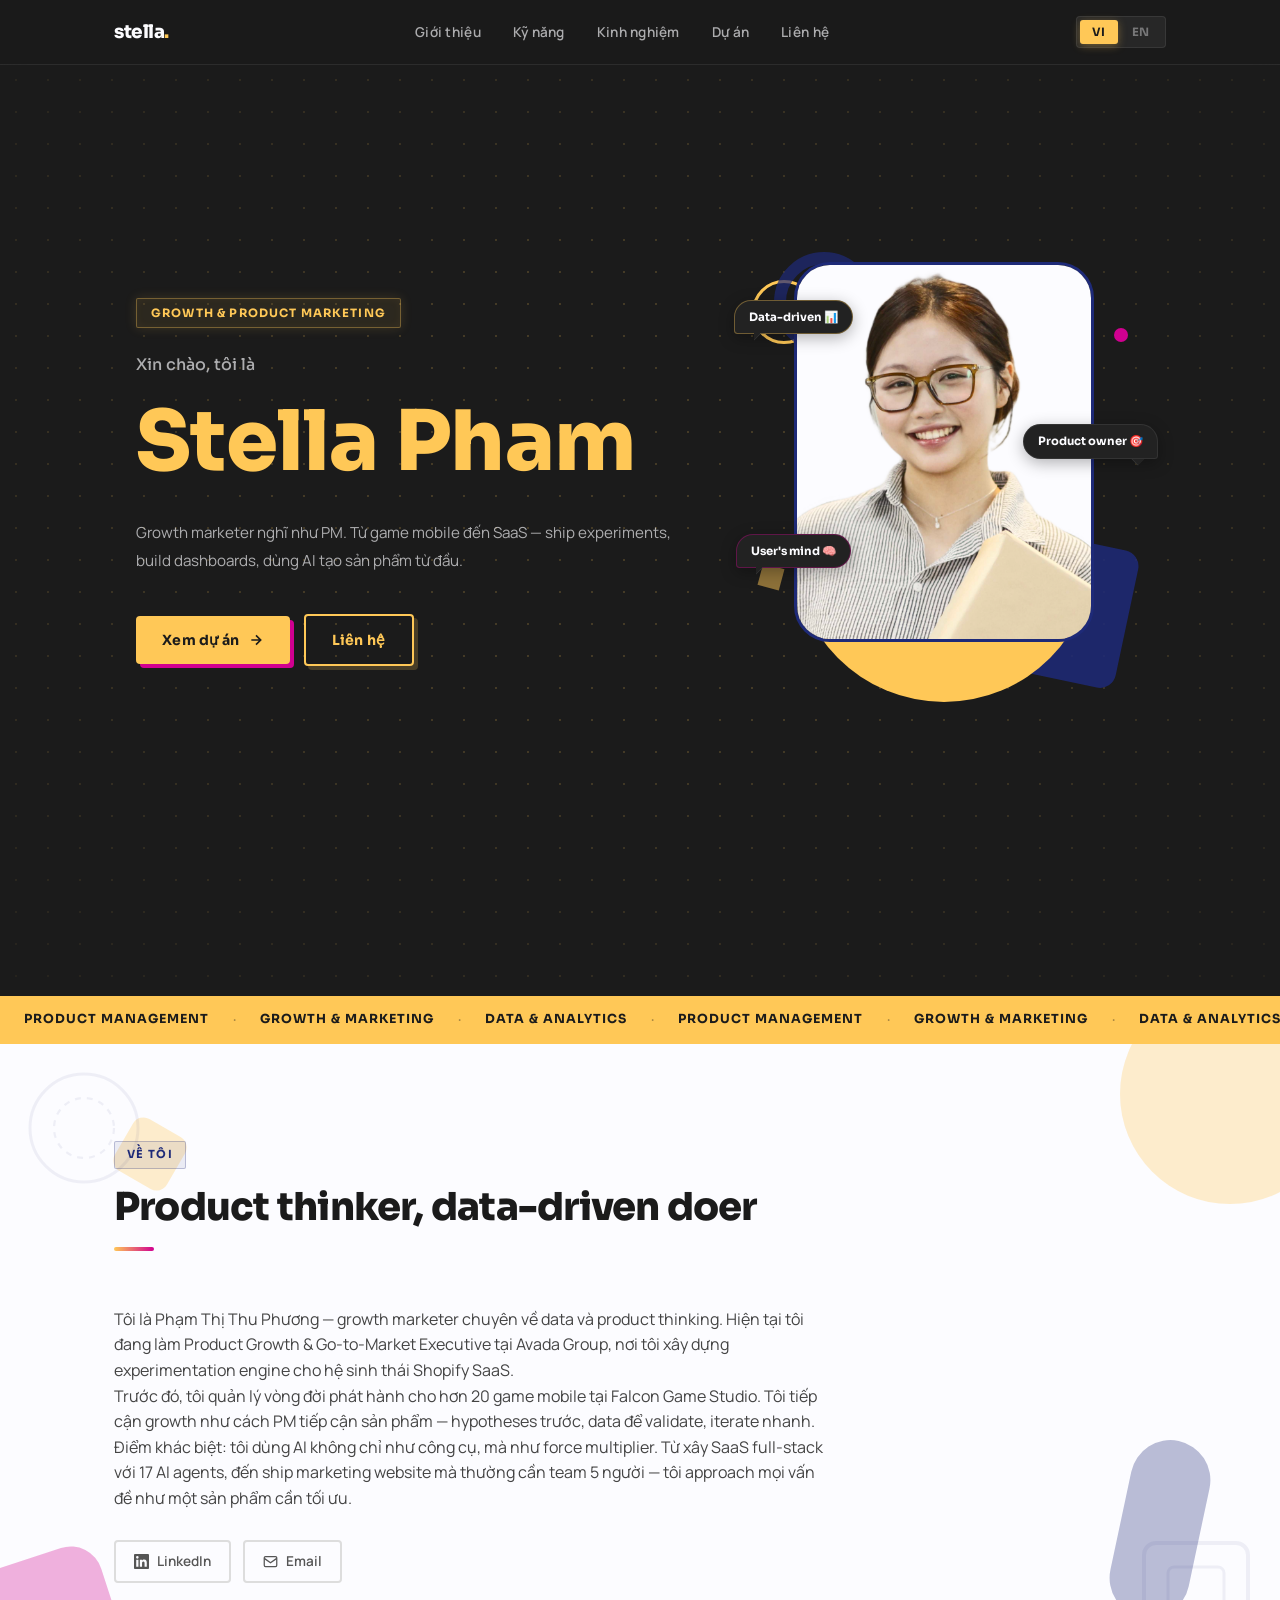
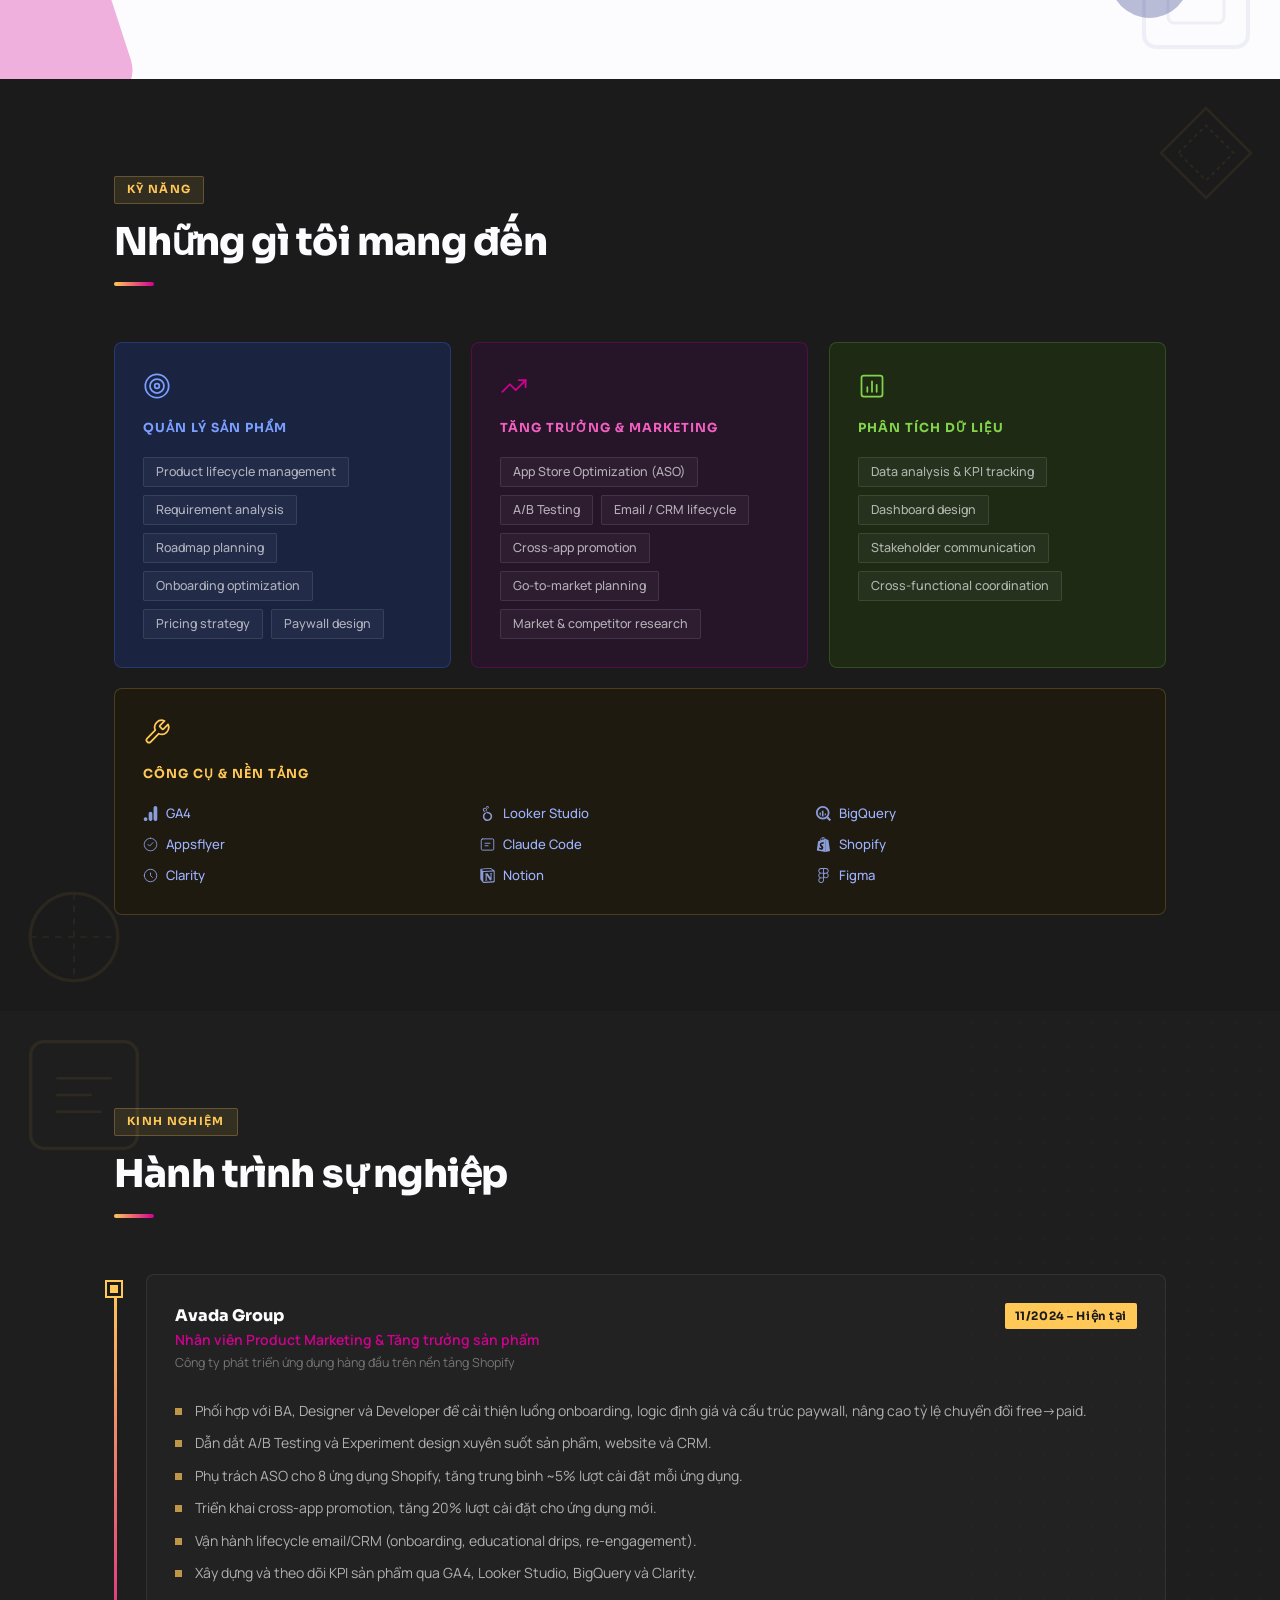
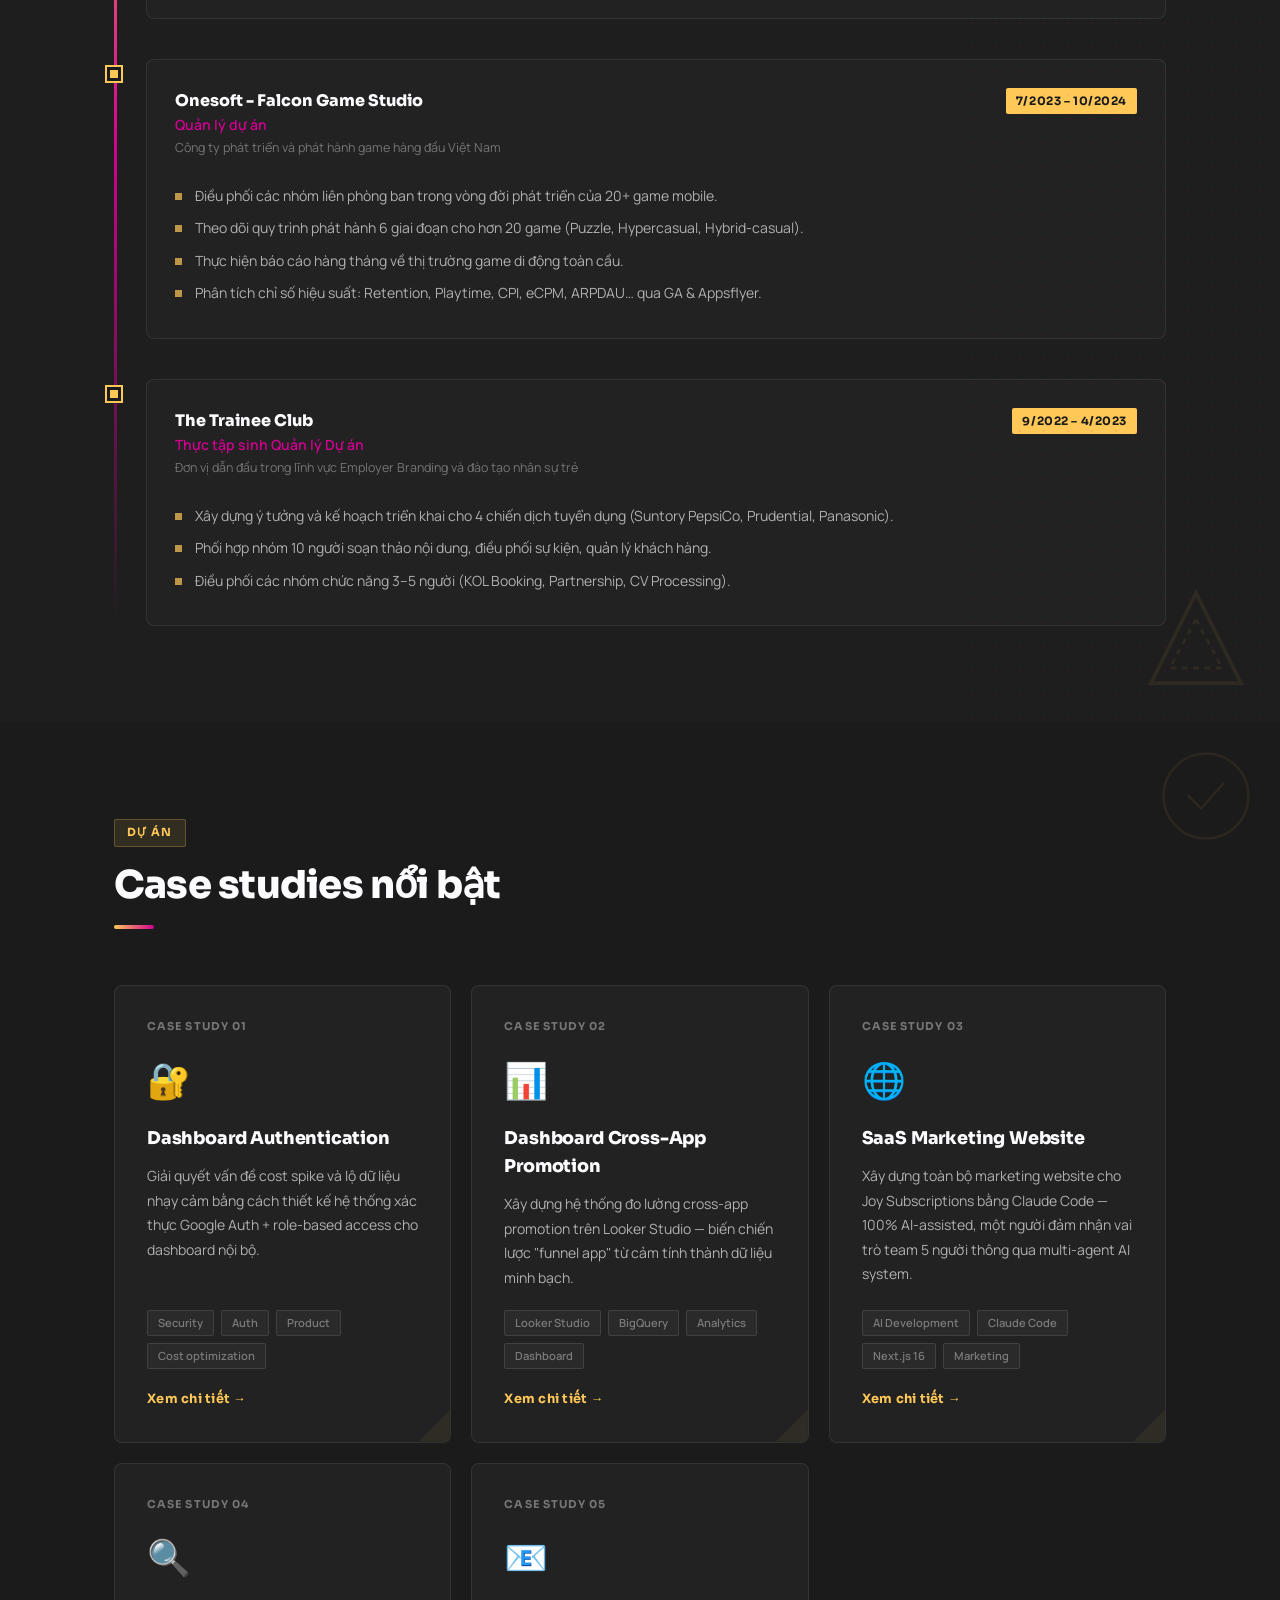
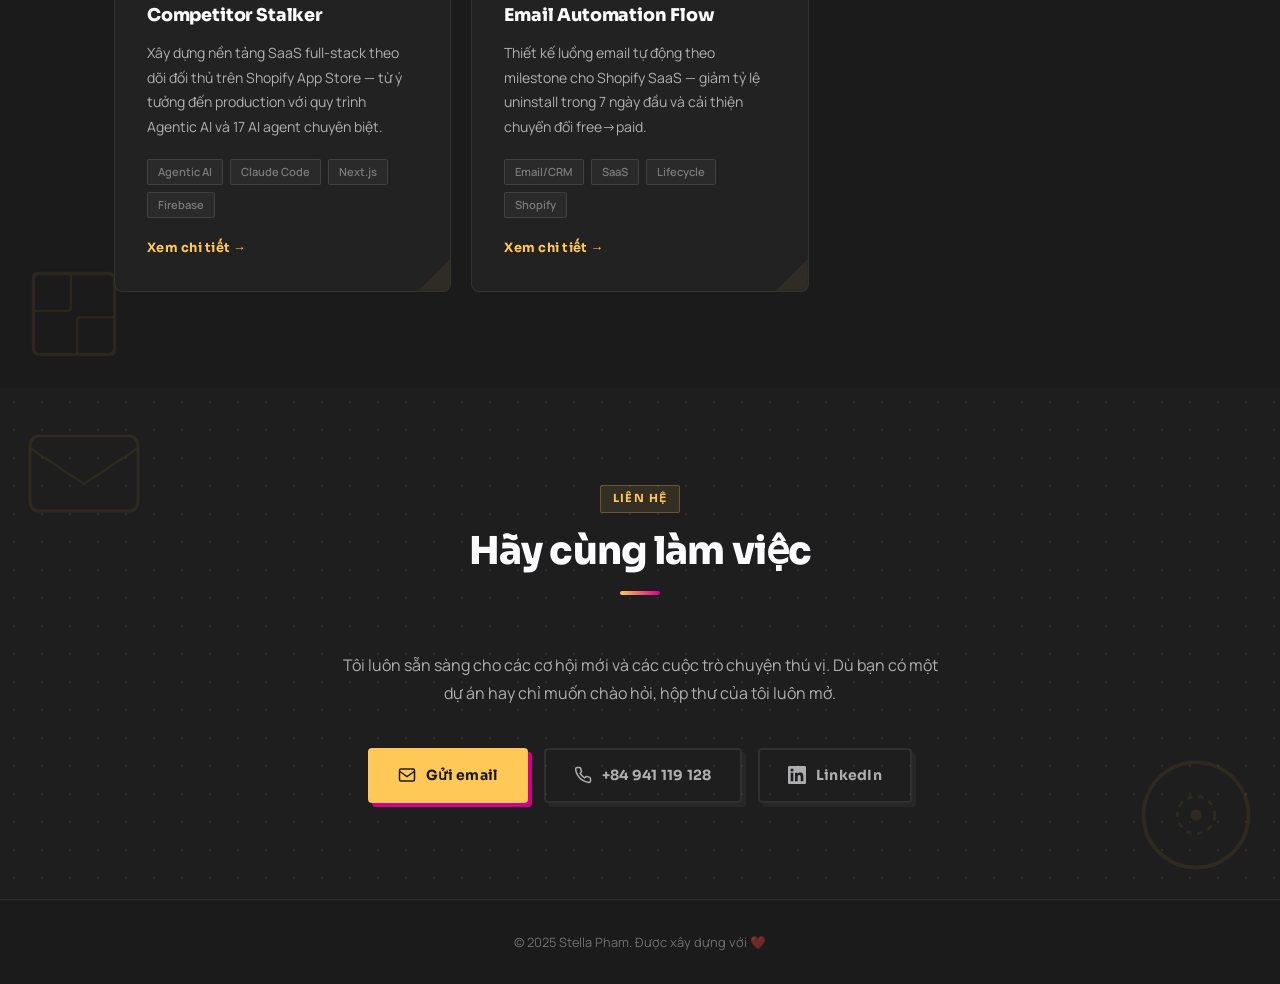
<file: index.html>
<!DOCTYPE html>
<html lang="vi">
<head>
  <meta charset="UTF-8" />
  <meta name="viewport" content="width=device-width, initial-scale=1.0" />
  <!-- Google tag (gtag.js) -->
  <script async src="https://www.googletagmanager.com/gtag/js?id=G-910F1MGZ9N"></script>
  <script>
    window.dataLayer = window.dataLayer || [];
    function gtag(){dataLayer.push(arguments);}
    gtag('js', new Date());
    gtag('config', 'G-910F1MGZ9N');
  </script>
  <link rel="icon" type="image/svg+xml" href="assets/favicon.svg" />
  <title>Stella Pham — Growth & Product Marketing</title>
  <meta name="description" content="Portfolio của Stella Pham — Growth & Product Marketing, chuyên gia SaaS & mobile." />
  <link rel="preconnect" href="https://fonts.googleapis.com" />
  <link rel="preconnect" href="https://fonts.gstatic.com" crossorigin />
  <link href="https://fonts.googleapis.com/css2?family=Sora:wght@400;500;600;700;800&family=Manrope:wght@400;500;600;700;800&display=swap" rel="stylesheet" />
  <link rel="stylesheet" href="css/style.css" />
</head>
<body>

<!-- ===================== NAVBAR ===================== -->
<nav>
  <div class="nav-inner">
    <div class="nav-logo">stella<span>.</span></div>
    <ul class="nav-links">
      <li><a href="#about" class="nav-link">Giới thiệu</a></li>
      <li><a href="#skills" class="nav-link">Kỹ năng</a></li>
      <li><a href="#experience" class="nav-link">Kinh nghiệm</a></li>
      <li><a href="#projects" class="nav-link">Dự án</a></li>
      <li><a href="#contact" class="nav-link">Liên hệ</a></li>
    </ul>
    <div class="lang-toggle">
      <button class="lang-btn active" data-lang="vi">VI</button>
      <button class="lang-btn" data-lang="en">EN</button>
    </div>
  </div>
</nav>

<!-- ===================== HERO ===================== -->
<section class="hero" id="home">
  <div class="hero-grid"></div>
  <div class="container">
    <div class="hero-layout">

      <!-- LEFT: Text -->
      <div class="hero-content">
        <div class="hero-tag" id="hero-badge-text">Growth & Product Marketing</div>

        <h1>
          <span id="hero-h1-line1">Xin chào, tôi là</span><br>
          <span class="name" id="hero-name">Stella Pham</span>
        </h1>

        <p class="hero-bio" id="hero-bio">
          Chuyên nghiệp định hướng sản phẩm với kinh nghiệm quản lý vòng đời sản phẩm trên nền tảng SaaS và mobile.
        </p>
        <div class="hero-cta">
          <a href="#projects" class="btn btn-primary" id="hero-cta-projects">
            <span id="hero-cta-projects-text">Xem dự án</span>
            <svg width="16" height="16" viewBox="0 0 24 24" fill="none" stroke="currentColor" stroke-width="2.5"><path d="M5 12h14M12 5l7 7-7 7"/></svg>
          </a>
          <a href="#contact" class="btn btn-secondary" id="hero-cta-contact">Liên hệ</a>
        </div>
      </div>

      <!-- RIGHT: Photo -->
      <div class="hero-visual">
        <!-- Decorative shapes -->
        <div class="hv-shape hv-shape-ring"></div>
        <div class="hv-shape hv-shape-dot"></div>
        <div class="hv-shape hv-shape-sq"></div>

        <!-- Chat bubbles -->
        <div class="hv-bubble hv-bubble-1">Data-driven 📊</div>
        <div class="hv-bubble hv-bubble-2">Product owner 🎯</div>
        <div class="hv-bubble hv-bubble-3">User's mind 🧠</div>

        <!-- Navy shapes behind photo -->
        <div class="hv-navy-rect"></div>
        <div class="hv-navy-ring"></div>

        <div class="hv-blob"></div>
        <div class="hv-frame">
          <img src="assets/avatar2.png" alt="Stella Pham" class="hv-photo" />
        </div>
      </div>

    </div>
  </div>
</section>

<!-- ===================== SCROLLING BANNER ===================== -->
<div class="marquee-bar">
  <div class="marquee-track">
    <span class="marquee-item">Product Management</span>
    <span class="marquee-sep">·</span>
    <span class="marquee-item">Growth &amp; Marketing</span>
    <span class="marquee-sep">·</span>
    <span class="marquee-item">Data &amp; Analytics</span>
    <span class="marquee-sep">·</span>
    <span class="marquee-item">Product Management</span>
    <span class="marquee-sep">·</span>
    <span class="marquee-item">Growth &amp; Marketing</span>
    <span class="marquee-sep">·</span>
    <span class="marquee-item">Data &amp; Analytics</span>
    <span class="marquee-sep">·</span>
    <span class="marquee-item">Product Management</span>
    <span class="marquee-sep">·</span>
    <span class="marquee-item">Growth &amp; Marketing</span>
    <span class="marquee-sep">·</span>
    <span class="marquee-item">Data &amp; Analytics</span>
    <span class="marquee-sep">·</span>
    <span class="marquee-item">Product Management</span>
    <span class="marquee-sep">·</span>
    <span class="marquee-item">Growth &amp; Marketing</span>
    <span class="marquee-sep">·</span>
    <span class="marquee-item">Data &amp; Analytics</span>
    <span class="marquee-sep">·</span>
  </div>
</div>

<!-- ===================== ABOUT ===================== -->
<section id="about" class="has-deco">
  <div class="about-shape about-shape-1"></div>
  <div class="about-shape about-shape-2"></div>
  <div class="about-shape about-shape-3"></div>
  <div class="about-shape about-shape-4"></div>
  <svg class="sec-deco sec-deco-tl" viewBox="0 0 80 80" fill="none" xmlns="http://www.w3.org/2000/svg">
    <circle cx="40" cy="40" r="36" stroke="currentColor" stroke-width="2"/>
    <circle cx="40" cy="40" r="20" stroke="currentColor" stroke-width="1.5" stroke-dasharray="4 4"/>
  </svg>
  <svg class="sec-deco sec-deco-br" viewBox="0 0 60 60" fill="none" xmlns="http://www.w3.org/2000/svg">
    <rect x="4" y="4" width="52" height="52" rx="6" stroke="currentColor" stroke-width="2"/>
    <rect x="16" y="16" width="28" height="28" rx="3" stroke="currentColor" stroke-width="1.5"/>
  </svg>
  <div class="container">
    <div class="about-grid">
      <div class="slide-left">
        <div class="section-header">
          <div class="section-tag" id="about-tag">Về tôi</div>
          <h2 class="section-title" id="about-title">Product thinker, data-driven doer</h2>
          <div class="section-line"></div>
        </div>
        <p id="about-p1"></p>
        <p id="about-p2"></p>
        <p id="about-p3"></p>
        <div class="about-links">
          <a href="https://www.linkedin.com/in/stella-pham-growth/" target="_blank" class="about-link">
            <svg viewBox="0 0 24 24" fill="currentColor"><path d="M20.447 20.452h-3.554v-5.569c0-1.328-.027-3.037-1.852-3.037-1.853 0-2.136 1.445-2.136 2.939v5.667H9.351V9h3.414v1.561h.046c.477-.9 1.637-1.85 3.37-1.85 3.601 0 4.267 2.37 4.267 5.455v6.286zM5.337 7.433a2.062 2.062 0 01-2.063-2.065 2.064 2.064 0 112.063 2.065zm1.782 13.019H3.555V9h3.564v11.452zM22.225 0H1.771C.792 0 0 .774 0 1.729v20.542C0 23.227.792 24 1.771 24h20.451C23.2 24 24 23.227 24 22.271V1.729C24 .774 23.2 0 22.222 0h.003z"/></svg>
            <span id="about-link-linkedin">LinkedIn</span>
          </a>
          <a href="mailto:stellapham.work@gmail.com" class="about-link">
            <svg viewBox="0 0 24 24" fill="none" stroke="currentColor" stroke-width="2"><rect x="2" y="4" width="20" height="16" rx="2"/><path d="m2 7 10 7 10-7"/></svg>
            <span id="about-link-email">Email</span>
          </a>
        </div>
      </div>
    </div>
  </div>
</section>

<!-- ===================== SKILLS ===================== -->
<section id="skills" class="has-deco">
  <svg class="sec-deco sec-deco-tr" viewBox="0 0 80 80" fill="none">
    <path d="M4 40 L40 4 L76 40 L40 76 Z" stroke="currentColor" stroke-width="2"/>
    <path d="M18 40 L40 18 L62 40 L40 62 Z" stroke="currentColor" stroke-width="1.5" stroke-dasharray="3 3"/>
  </svg>
  <svg class="sec-deco sec-deco-bl" viewBox="0 0 64 64" fill="none">
    <circle cx="32" cy="32" r="28" stroke="currentColor" stroke-width="2"/>
    <line x1="32" y1="4" x2="32" y2="60" stroke="currentColor" stroke-width="1" stroke-dasharray="4 4"/>
    <line x1="4" y1="32" x2="60" y2="32" stroke="currentColor" stroke-width="1" stroke-dasharray="4 4"/>
  </svg>
  <div class="container">
    <div class="section-header slide-left">
      <div class="section-tag" id="skills-tag">Kỹ năng</div>
      <h2 class="section-title" id="skills-title">Những gì tôi mang đến</h2>
      <div class="section-line"></div>
    </div>
    <div class="skills-grid">
      <div class="skill-category slide-left">
        <div class="skill-cat-icon"><svg viewBox="0 0 24 24" fill="none" stroke="currentColor" stroke-width="1.5" stroke-linecap="round"><circle cx="12" cy="12" r="10"/><circle cx="12" cy="12" r="6"/><circle cx="12" cy="12" r="2"/></svg></div>
        <div class="skill-cat-name" id="skills-cat1">Quản lý sản phẩm</div>
        <div class="skill-tags">
          <span class="skill-tag">Product lifecycle management</span>
          <span class="skill-tag">Requirement analysis</span>
          <span class="skill-tag">Roadmap planning</span>
          <span class="skill-tag">Onboarding optimization</span>
          <span class="skill-tag">Pricing strategy</span>
          <span class="skill-tag">Paywall design</span>
        </div>
      </div>
      <div class="skill-category slide-right">
        <div class="skill-cat-icon"><svg viewBox="0 0 24 24" fill="none" stroke="currentColor" stroke-width="1.5" stroke-linecap="round" stroke-linejoin="round"><polyline points="22 7 13.5 15.5 8.5 10.5 2 17"/><polyline points="16 7 22 7 22 13"/></svg></div>
        <div class="skill-cat-name" id="skills-cat2">Tăng trưởng & Marketing</div>
        <div class="skill-tags">
          <span class="skill-tag">App Store Optimization (ASO)</span>
          <span class="skill-tag">A/B Testing</span>
          <span class="skill-tag">Email / CRM lifecycle</span>
          <span class="skill-tag">Cross-app promotion</span>
          <span class="skill-tag">Go-to-market planning</span>
          <span class="skill-tag">Market & competitor research</span>
        </div>
      </div>
      <div class="skill-category slide-left">
        <div class="skill-cat-icon"><svg viewBox="0 0 24 24" fill="none" stroke="currentColor" stroke-width="1.5" stroke-linecap="round" stroke-linejoin="round"><rect x="3" y="3" width="18" height="18" rx="2"/><path d="M8 17V13M12 17V8M16 17V11"/></svg></div>
        <div class="skill-cat-name" id="skills-cat3">Phân tích dữ liệu</div>
        <div class="skill-tags">
          <span class="skill-tag">Data analysis & KPI tracking</span>
          <span class="skill-tag">Dashboard design</span>
          <span class="skill-tag">Stakeholder communication</span>
          <span class="skill-tag">Cross-functional coordination</span>
        </div>
      </div>
      <div class="skill-category skill-category-full slide-right">
        <div class="skill-cat-icon"><svg viewBox="0 0 24 24" fill="none" stroke="currentColor" stroke-width="1.5" stroke-linecap="round" stroke-linejoin="round"><path d="M14.7 6.3a1 1 0 0 0 0 1.4l1.6 1.6a1 1 0 0 0 1.4 0l3.77-3.77a6 6 0 0 1-7.94 7.94l-6.91 6.91a2.12 2.12 0 0 1-3-3l6.91-6.91a6 6 0 0 1 7.94-7.94l-3.76 3.76z"/></svg></div>
        <div class="skill-cat-name" id="skills-cat4">Công cụ & Nền tảng</div>
        <div class="tool-list">
          <div class="tool-item">
            <svg class="tool-icon" viewBox="0 0 24 24" fill="currentColor"><path d="M22.84 2.9982v17.9987c.0086 1.6473-1.3197 2.9897-2.967 2.9984a2.9808 2.9808 0 01-.3677-.0208c-1.528-.226-2.6477-1.5558-2.6105-3.1V3.1204c-.0369-1.5458 1.0856-2.8762 2.6157-3.1 1.6361-.1915 3.1178.9796 3.3093 2.6158.014.1201.0208.241.0202.3619zM4.1326 18.0548c-1.6417 0-2.9726 1.331-2.9726 2.9726C1.16 22.6691 2.4909 24 4.1326 24s2.9726-1.3309 2.9726-2.9726-1.331-2.9726-2.9726-2.9726zm7.8728-9.0098c-.0171 0-.0342 0-.0513.0003-1.6495.0904-2.9293 1.474-2.891 3.1256v7.9846c0 2.167.9535 3.4825 2.3505 3.763 1.6118.3266 3.1832-.7152 3.5098-2.327.04-.1974.06-.3983.0593-.5998v-8.9585c.003-1.6474-1.33-2.9852-2.9773-2.9882z"/></svg>
            <span>GA4</span>
          </div>
          <div class="tool-item">
            <svg class="tool-icon" viewBox="0 0 24 24" fill="currentColor"><path d="M11.9475 0c-1.1598.0021-2.0982.944-2.096 2.1038a2.1 2.1 0 00.356 1.166l.895-.8959a.884.884 0 11.565.564l-.895.895c.9593.6478 2.2621.3953 2.91-.564.6478-.9593.3953-2.262-.564-2.91A2.096 2.096 0 0011.9475 0zm-.835 6.1128a3.2629 3.2629 0 00-.653-1.965l-1.164 1.162a1.667 1.667 0 01-.318 2.012l.632 1.5449a3.2819 3.2819 0 001.503-2.754zm-3.2499 1.666h-.03c-.9217.0009-1.6697-.7455-1.6707-1.6673-.001-.9217.7454-1.6697 1.6672-1.6707a1.669 1.669 0 01.9195.275l1.152-1.152c-1.4069-1.141-3.4724-.9257-4.6135.4811s-.9257 3.4723.481 4.6135a3.2799 3.2799 0 002.7275.6652l-.633-1.5439v-.001zm4.1279 1.3359c-.728 0-1.452.106-2.15.315l.922 2.2519c2.6872-.6819 5.4184.9438 6.1002 3.631.6818 2.6873-.9439 5.4184-3.6311 6.1002s-5.4184-.9439-6.1002-3.631c-.5682-2.2394.4655-4.5774 2.5041-5.6643l-.91-2.2449c-3.6908 1.808-5.2173 6.2657-3.4093 9.9567l.0005.001c1.808 3.6909 6.2657 5.2173 9.9567 3.4093l.001-.0005c3.6913-1.8071 5.2187-6.2645 3.4116-9.9558a7.4417 7.4417 0 00-6.6865-4.1696h-.008l-.001.001z"/></svg>
            <span>Looker Studio</span>
          </div>
          <div class="tool-item">
            <svg class="tool-icon" viewBox="0 0 24 24" fill="currentColor"><path d="M5.676 10.595h2.052v5.244a5.892 5.892 0 0 1-2.052-2.088v-3.156zm18.179 10.836a.504.504 0 0 1 0 .708l-1.716 1.716a.504.504 0 0 1-.708 0l-4.248-4.248a.206.206 0 0 1-.007-.007c-.02-.02-.028-.045-.043-.066a10.736 10.736 0 0 1-6.334 2.065C4.835 21.599 0 16.764 0 10.799S4.835 0 10.8 0s10.799 4.835 10.799 10.8c0 2.369-.772 4.553-2.066 6.333.025.017.052.028.074.05l4.248 4.248zm-5.028-10.632a8.015 8.015 0 1 0-8.028 8.028h.024a8.016 8.016 0 0 0 8.004-8.028zm-4.86 4.98a6.002 6.002 0 0 0 2.04-2.184v-1.764h-2.04v3.948zm-4.5.948c.442.057.887.08 1.332.072.4.025.8.025 1.2 0V7.692H9.468v9.035z"/></svg>
            <span>BigQuery</span>
          </div>
          <div class="tool-item">
            <svg class="tool-icon" viewBox="0 0 24 24" fill="none" stroke="currentColor" stroke-width="1.5" stroke-linecap="round" stroke-linejoin="round"><path d="M12 2C6.48 2 2 6.48 2 12s4.48 10 10 10 10-4.48 10-10S17.52 2 12 2z"/><path d="M8 12l2.5 2.5L16 9"/></svg>
            <span>Appsflyer</span>
          </div>
          <div class="tool-item">
            <svg class="tool-icon" viewBox="0 0 24 24" fill="none" stroke="currentColor" stroke-width="1.5" stroke-linecap="round" stroke-linejoin="round"><rect x="2" y="3" width="20" height="18" rx="2"/><path d="M8 10h8M8 14h5"/></svg>
            <span>Claude Code</span>
          </div>
          <div class="tool-item">
            <svg class="tool-icon" viewBox="0 0 24 24" fill="currentColor"><path d="M15.337 23.979l7.216-1.561s-2.604-17.613-2.625-17.73c-.018-.116-.114-.192-.211-.192s-1.929-.136-1.929-.136-1.275-1.274-1.439-1.411c-.045-.037-.075-.057-.121-.074l-.914 21.104h.023zM11.71 11.305s-.81-.424-1.774-.424c-1.447 0-1.504.906-1.504 1.141 0 1.232 3.24 1.715 3.24 4.629 0 2.295-1.44 3.76-3.406 3.76-2.354 0-3.54-1.465-3.54-1.465l.646-2.086s1.245 1.066 2.28 1.066c.675 0 .975-.545.975-.932 0-1.619-2.654-1.694-2.654-4.359-.034-2.237 1.571-4.416 4.827-4.416 1.257 0 1.875.361 1.875.361l-.945 2.715-.02.01zM11.17.83c.136 0 .271.038.405.135-.984.465-2.064 1.639-2.508 3.992-.656.213-1.293.405-1.889.578C7.697 3.75 8.951.84 11.17.84V.83zm1.235 2.949v.135c-.754.232-1.583.484-2.394.736.466-1.777 1.333-2.645 2.085-2.971.193.501.309 1.176.309 2.1zm.539-2.234c.694.074 1.141.867 1.429 1.755-.349.114-.735.231-1.158.366v-.252c0-.752-.096-1.371-.271-1.871v.002zm2.992 1.289c-.02 0-.06.021-.078.021s-.289.075-.714.21c-.423-1.233-1.176-2.37-2.508-2.37h-.115C12.135.209 11.669 0 11.265 0 8.159 0 6.675 3.877 6.21 5.846c-1.194.365-2.063.636-2.16.674-.675.213-.694.232-.772.87-.075.462-1.83 14.063-1.83 14.063L15.009 24l.927-21.166z"/></svg>
            <span>Shopify</span>
          </div>
          <div class="tool-item">
            <svg class="tool-icon" viewBox="0 0 24 24" fill="none" stroke="currentColor" stroke-width="1.5" stroke-linecap="round" stroke-linejoin="round"><path d="M2 12a10 10 0 1 0 20 0 10 10 0 0 0-20 0"/><path d="M12 8v4l3 3"/></svg>
            <span>Clarity</span>
          </div>
          <div class="tool-item">
            <svg class="tool-icon" viewBox="0 0 24 24" fill="currentColor"><path d="M4.459 4.208c.746.606 1.026.56 2.428.466l13.215-.793c.28 0 .047-.28-.046-.326L17.86 1.968c-.42-.326-.981-.7-2.055-.607L3.01 2.295c-.466.046-.56.28-.374.466zm.793 3.08v13.904c0 .747.373 1.027 1.214.98l14.523-.84c.841-.046.935-.56.935-1.167V6.354c0-.606-.233-.933-.748-.887l-15.177.887c-.56.047-.747.327-.747.933zm14.337.745c.093.42 0 .84-.42.888l-.7.14v10.264c-.608.327-1.168.514-1.635.514-.748 0-.935-.234-1.495-.933l-4.577-7.186v6.952L12.21 19s0 .84-1.168.84l-3.222.186c-.093-.186 0-.653.327-.746l.84-.233V9.854L7.822 9.76c-.094-.42.14-1.026.793-1.073l3.456-.233 4.764 7.279v-6.44l-1.215-.139c-.093-.514.28-.887.747-.933zM1.936 1.035l13.31-.98c1.634-.14 2.055-.047 3.082.7l4.249 2.986c.7.513.934.653.934 1.213v16.378c0 1.026-.373 1.634-1.68 1.726l-15.458.934c-.98.047-1.448-.093-1.962-.747l-3.129-4.06c-.56-.747-.793-1.306-.793-1.96V2.667c0-.839.374-1.54 1.447-1.632z"/></svg>
            <span>Notion</span>
          </div>
          <div class="tool-item">
            <svg class="tool-icon" viewBox="0 0 24 24" fill="currentColor"><path d="M15.852 8.981h-4.588V0h4.588c2.476 0 4.49 2.014 4.49 4.49s-2.014 4.491-4.49 4.491zM12.735 7.51h3.117c1.665 0 3.019-1.355 3.019-3.019s-1.355-3.019-3.019-3.019h-3.117V7.51zm0 1.471H8.148c-2.476 0-4.49-2.014-4.49-4.49S5.672 0 8.148 0h4.588v8.981zm-4.587-7.51c-1.665 0-3.019 1.355-3.019 3.019s1.354 3.02 3.019 3.02h3.117V1.471H8.148zm4.587 15.019H8.148c-2.476 0-4.49-2.014-4.49-4.49s2.014-4.49 4.49-4.49h4.588v8.98zM8.148 8.981c-1.665 0-3.019 1.355-3.019 3.019s1.355 3.019 3.019 3.019h3.117V8.981H8.148zM8.172 24c-2.489 0-4.515-2.014-4.515-4.49s2.014-4.49 4.49-4.49h4.588v4.441c0 2.503-2.047 4.539-4.563 4.539zm-.024-7.51a3.023 3.023 0 0 0-3.019 3.019c0 1.665 1.365 3.019 3.044 3.019 1.705 0 3.093-1.376 3.093-3.068v-2.97H8.148zm7.704 0h-.098c-2.476 0-4.49-2.014-4.49-4.49s2.014-4.49 4.49-4.49h.098c2.476 0 4.49 2.014 4.49 4.49s-2.014 4.49-4.49 4.49zm-.097-7.509c-1.665 0-3.019 1.355-3.019 3.019s1.355 3.019 3.019 3.019h.098c1.665 0 3.019-1.355 3.019-3.019s-1.355-3.019-3.019-3.019h-.098z"/></svg>
            <span>Figma</span>
          </div>
        </div>
      </div>
    </div>
  </div>
</section>

<!-- ===================== EXPERIENCE ===================== -->
<section id="experience" class="has-deco">
  <svg class="sec-deco sec-deco-tl" viewBox="0 0 72 72" fill="none">
    <rect x="4" y="4" width="64" height="64" rx="8" stroke="currentColor" stroke-width="2"/>
    <path d="M20 26h32M20 36h20M20 46h26" stroke="currentColor" stroke-width="1.5" stroke-linecap="round"/>
  </svg>
  <svg class="sec-deco sec-deco-br" viewBox="0 0 64 64" fill="none">
    <path d="M32 8 L56 56 L8 56 Z" stroke="currentColor" stroke-width="2"/>
    <path d="M32 22 L46 48 L18 48 Z" stroke="currentColor" stroke-width="1.5" stroke-dasharray="3 3"/>
  </svg>
  <div class="container">
    <div class="section-header slide-left">
      <div class="section-tag" id="exp-tag">Kinh nghiệm</div>
      <h2 class="section-title" id="exp-title">Hành trình sự nghiệp</h2>
      <div class="section-line"></div>
    </div>
    <div class="timeline">
      <div id="timeline-container"></div>
    </div>
  </div>
</section>

<!-- ===================== PROJECTS ===================== -->
<section id="projects" class="has-deco">
  <svg class="sec-deco sec-deco-tr" viewBox="0 0 80 80" fill="none">
    <circle cx="40" cy="40" r="34" stroke="currentColor" stroke-width="2"/>
    <path d="M26 40 L36 50 L54 30" stroke="currentColor" stroke-width="2" stroke-linecap="round" stroke-linejoin="round"/>
  </svg>
  <svg class="sec-deco sec-deco-bl" viewBox="0 0 64 64" fill="none">
    <rect x="6" y="6" width="52" height="52" rx="4" stroke="currentColor" stroke-width="2"/>
    <rect x="6" y="6" width="24" height="24" rx="2" stroke="currentColor" stroke-width="1.5" fill="none"/>
    <rect x="34" y="34" width="24" height="24" rx="2" stroke="currentColor" stroke-width="1.5" fill="none"/>
  </svg>
  <div class="container">
    <div class="section-header slide-left">
      <div class="section-tag" id="proj-tag">Dự án</div>
      <h2 class="section-title" id="proj-title">Case studies nổi bật</h2>
      <div class="section-line"></div>
    </div>
    <div class="projects-grid" id="projects-container">
      <!-- rendered by JS -->
    </div>
  </div>
</section>

<!-- ===================== CONTACT ===================== -->
<section id="contact" class="has-deco">
  <svg class="sec-deco sec-deco-tl" viewBox="0 0 80 80" fill="none">
    <rect x="4" y="16" width="72" height="50" rx="6" stroke="currentColor" stroke-width="2"/>
    <path d="M4 24 L40 48 L76 24" stroke="currentColor" stroke-width="1.5"/>
  </svg>
  <svg class="sec-deco sec-deco-br" viewBox="0 0 64 64" fill="none">
    <circle cx="32" cy="32" r="28" stroke="currentColor" stroke-width="2"/>
    <circle cx="32" cy="32" r="10" stroke="currentColor" stroke-width="1.5" stroke-dasharray="3 3"/>
    <circle cx="32" cy="32" r="3" fill="currentColor"/>
  </svg>
  <div class="container">
    <div class="contact-wrap">
      <div class="section-header slide-left">
        <div class="section-tag" id="contact-tag">Liên hệ</div>
        <h2 class="section-title" id="contact-title">Hãy cùng làm việc</h2>
        <div class="section-line"></div>
      </div>
      <p class="contact-desc slide-right" id="contact-desc">
        Tôi luôn sẵn sàng cho các cơ hội mới và các cuộc trò chuyện thú vị.
      </p>
      <div class="contact-links slide-right">
        <a href="mailto:stellapham.work@gmail.com" class="contact-btn contact-btn-primary">
          <svg width="18" height="18" viewBox="0 0 24 24" fill="none" stroke="currentColor" stroke-width="2"><rect x="2" y="4" width="20" height="16" rx="2"/><path d="m2 7 10 7 10-7"/></svg>
          <span id="contact-email-text">Gửi email</span>
        </a>
        <a href="tel:+84941119128" class="contact-btn contact-btn-secondary">
          <svg width="18" height="18" viewBox="0 0 24 24" fill="none" stroke="currentColor" stroke-width="2"><path d="M22 16.92v3a2 2 0 0 1-2.18 2 19.79 19.79 0 0 1-8.63-3.07 19.5 19.5 0 0 1-6-6 19.79 19.79 0 0 1-3.07-8.67A2 2 0 0 1 4.11 2h3a2 2 0 0 1 2 1.72c.127.96.361 1.903.7 2.81a2 2 0 0 1-.45 2.11L8.09 9.91a16 16 0 0 0 6 6l1.27-1.27a2 2 0 0 1 2.11-.45c.907.339 1.85.573 2.81.7A2 2 0 0 1 22 16.92z"/></svg>
          <span id="contact-phone-text">+84 941 119 128</span>
        </a>
        <a href="https://www.linkedin.com/in/stella-pham-growth/" target="_blank" class="contact-btn contact-btn-secondary">
          <svg width="18" height="18" viewBox="0 0 24 24" fill="currentColor"><path d="M20.447 20.452h-3.554v-5.569c0-1.328-.027-3.037-1.852-3.037-1.853 0-2.136 1.445-2.136 2.939v5.667H9.351V9h3.414v1.561h.046c.477-.9 1.637-1.85 3.37-1.85 3.601 0 4.267 2.37 4.267 5.455v6.286zM5.337 7.433a2.062 2.062 0 01-2.063-2.065 2.064 2.064 0 112.063 2.065zm1.782 13.019H3.555V9h3.564v11.452zM22.225 0H1.771C.792 0 0 .774 0 1.729v20.542C0 23.227.792 24 1.771 24h20.451C23.2 24 24 23.227 24 22.271V1.729C24 .774 23.2 0 22.222 0h.003z"/></svg>
          <span id="contact-linkedin-text">LinkedIn</span>
        </a>
      </div>
    </div>
  </div>
</section>

<!-- ===================== FOOTER ===================== -->
<footer>
  <p id="footer-text">© 2025 Stella Pham. Built with ❤️</p>
</footer>

<script src="js/main.js"></script>
</body>
</html>
</file>
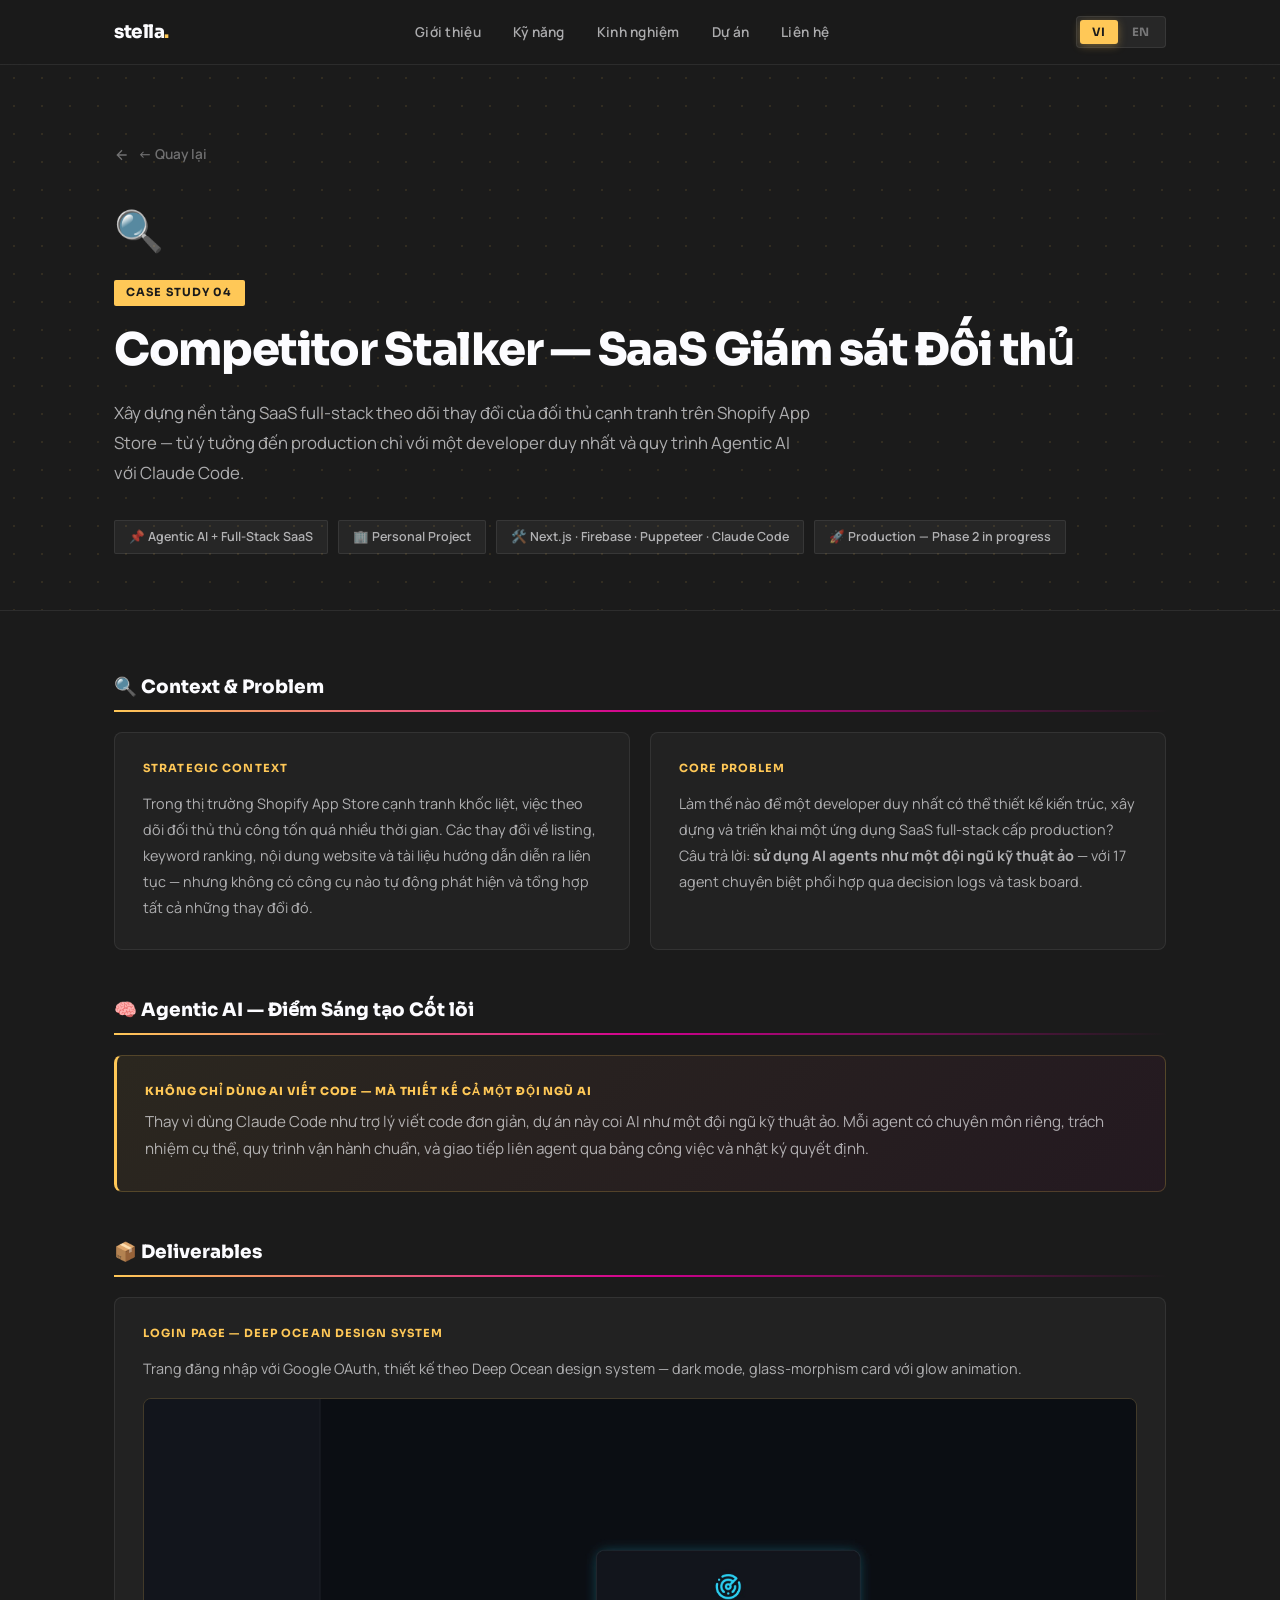
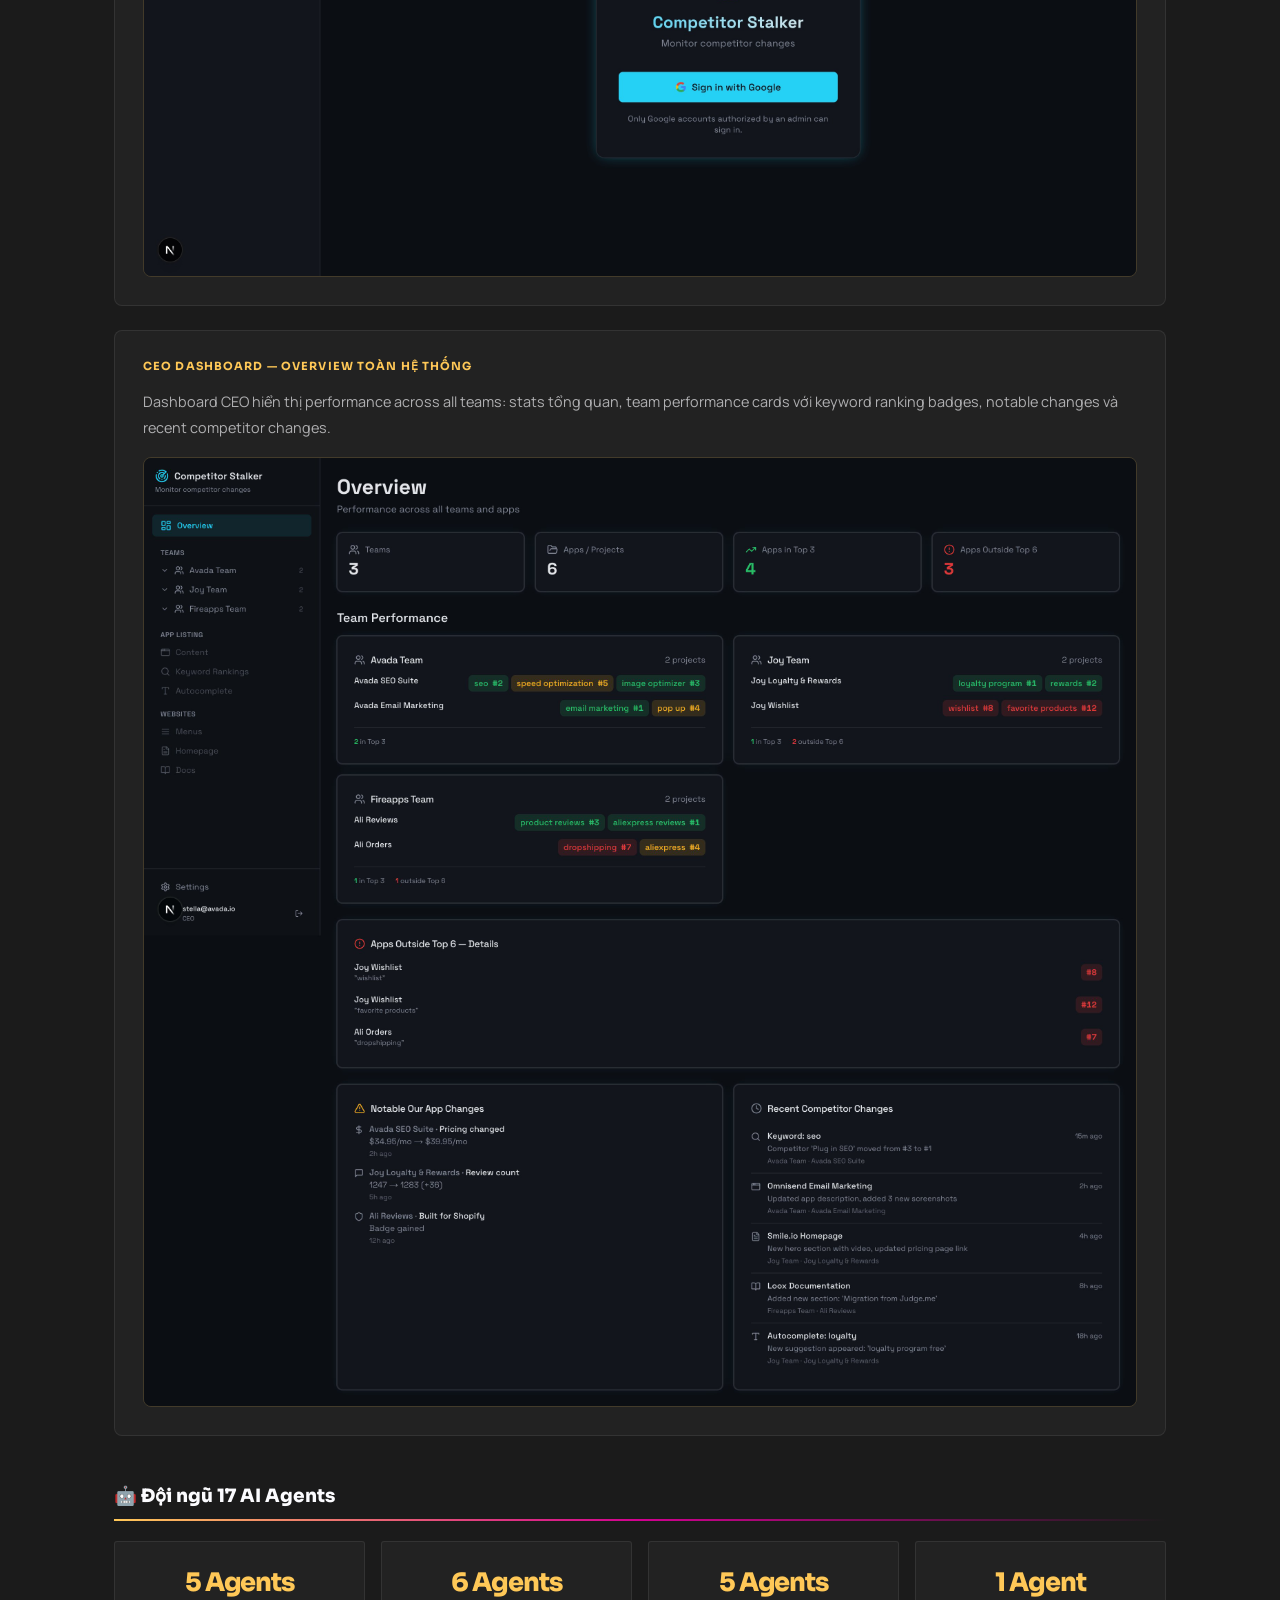
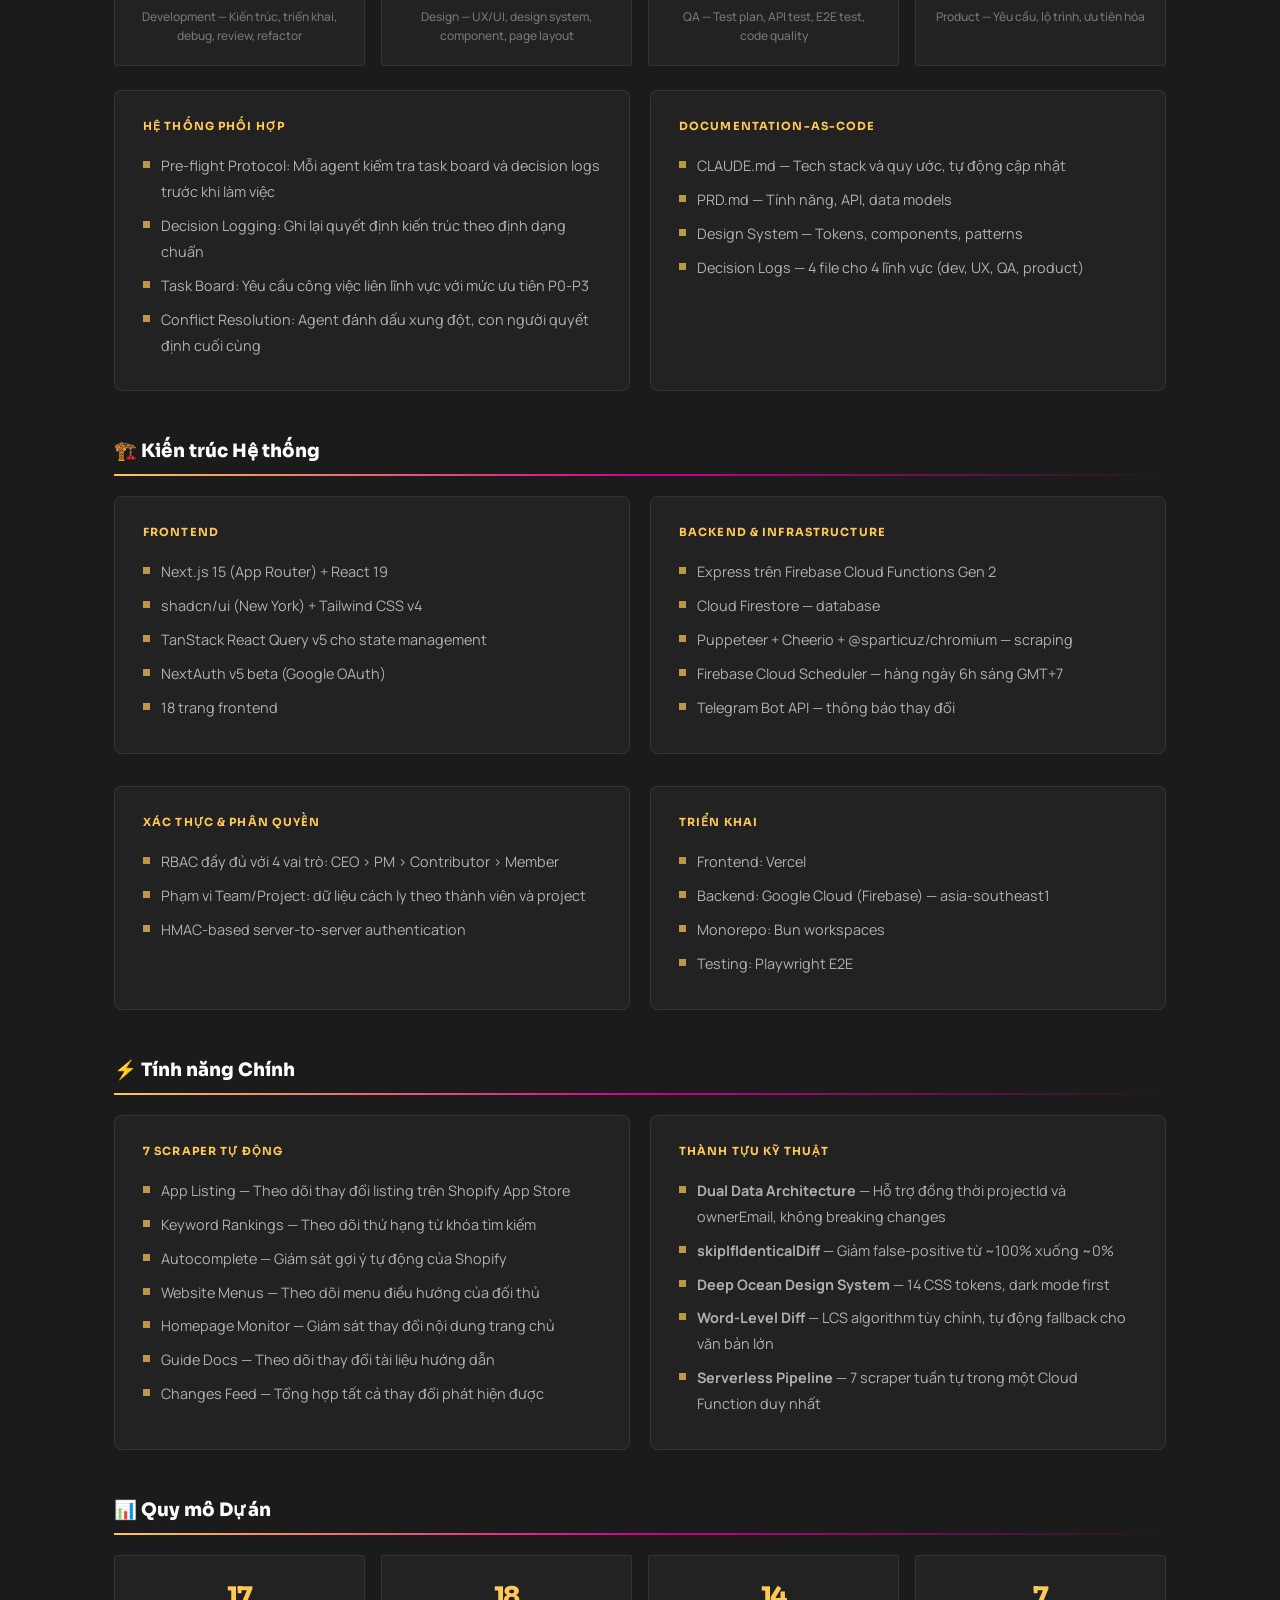
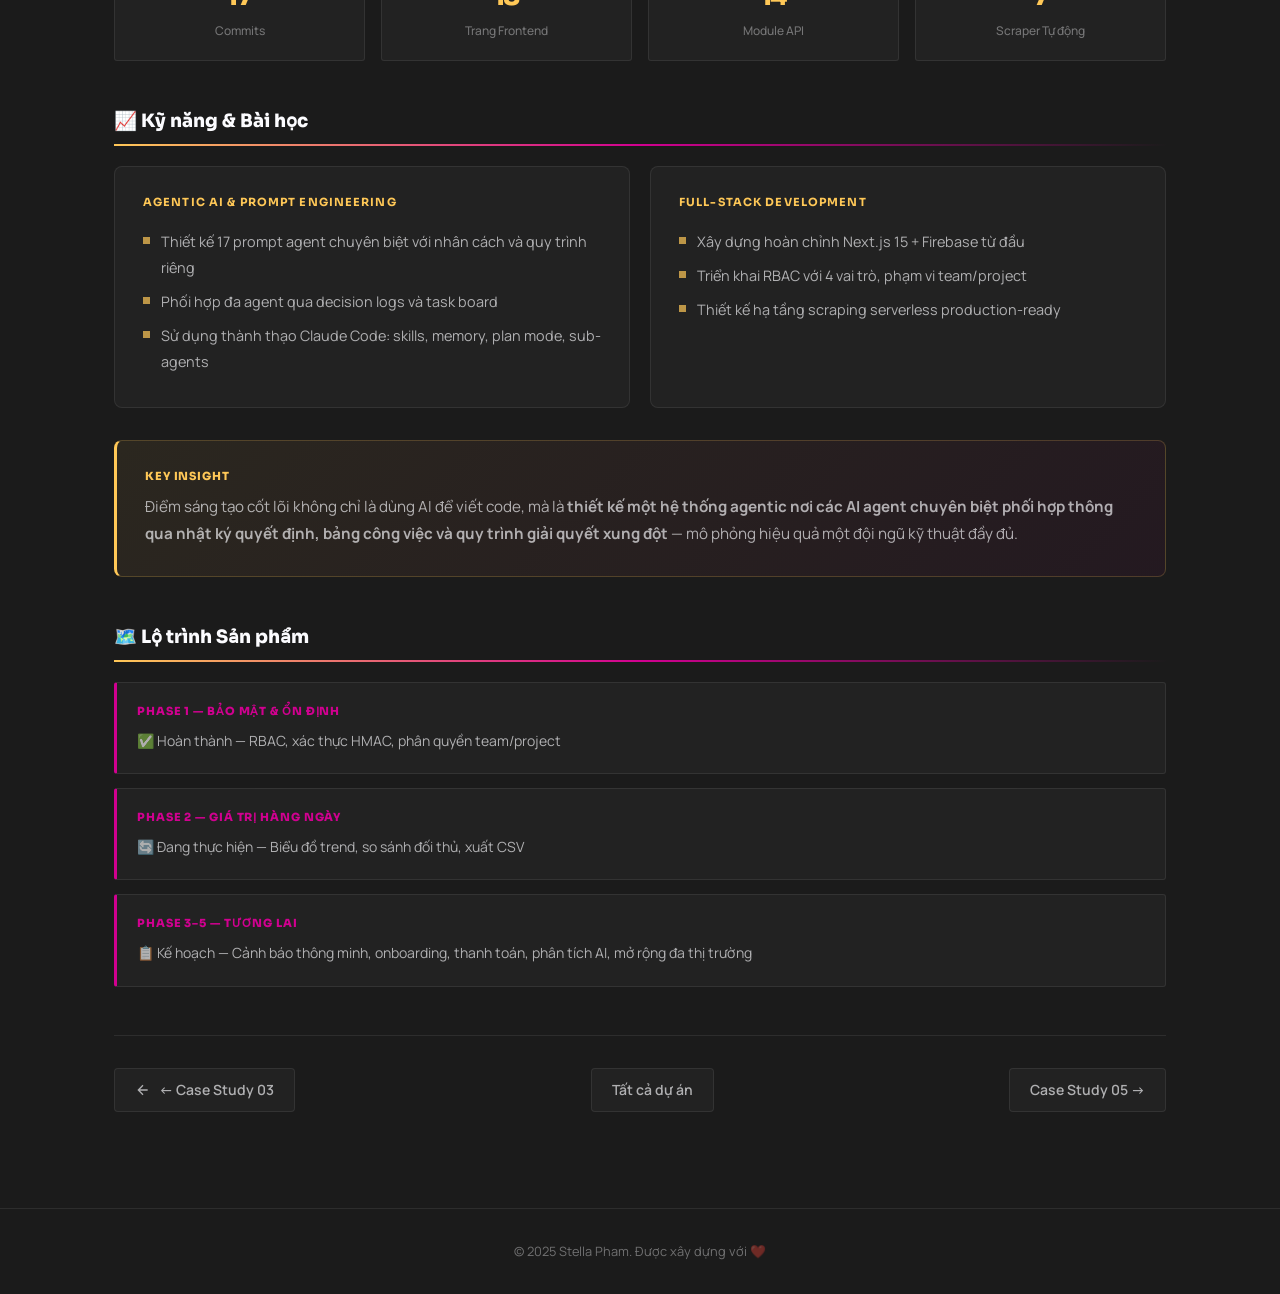
<file: projects/competitor-stalker.html>
<!DOCTYPE html>
<html lang="vi">
<head>
  <meta charset="UTF-8" />
  <meta name="viewport" content="width=device-width, initial-scale=1.0" />
  <!-- Google tag (gtag.js) -->
  <script async src="https://www.googletagmanager.com/gtag/js?id=G-910F1MGZ9N"></script>
  <script>
    window.dataLayer = window.dataLayer || [];
    function gtag(){dataLayer.push(arguments);}
    gtag('js', new Date());
    gtag('config', 'G-910F1MGZ9N');
  </script>
  <title>Competitor Stalker — Stella Pham</title>
  <link rel="preconnect" href="https://fonts.googleapis.com" />
  <link rel="preconnect" href="https://fonts.gstatic.com" crossorigin />
  <link href="https://fonts.googleapis.com/css2?family=Sora:wght@400;500;600;700;800&family=Manrope:wght@400;500;600;700;800&display=swap" rel="stylesheet" />
  <link rel="stylesheet" href="../css/style.css" />
</head>
<body class="detail-page">

<nav>
  <div class="nav-inner">
    <a href="../index.html" class="nav-logo">stella<span>.</span></a>
    <ul class="nav-links">
      <li><a href="../index.html#about" class="nav-link" id="nav-about">Giới thiệu</a></li>
      <li><a href="../index.html#skills" class="nav-link" id="nav-skills">Kỹ năng</a></li>
      <li><a href="../index.html#experience" class="nav-link" id="nav-exp">Kinh nghiệm</a></li>
      <li><a href="../index.html#projects" class="nav-link" id="nav-proj">Dự án</a></li>
      <li><a href="../index.html#contact" class="nav-link" id="nav-contact">Liên hệ</a></li>
    </ul>
    <div class="lang-toggle">
      <button class="lang-btn active" data-lang="vi">VI</button>
      <button class="lang-btn" data-lang="en">EN</button>
    </div>
  </div>
</nav>

<div class="detail-hero">
  <div class="container">
    <a href="../index.html#projects" class="detail-back">
      <svg viewBox="0 0 24 24" fill="none" stroke="currentColor" stroke-width="2"><path d="M19 12H5M12 5l-7 7 7 7"/></svg>
      <span id="back-text">Quay lại</span>
    </a>
    <div class="detail-icon">🔍</div>
    <div class="detail-tag">Case Study 04</div>
    <h1 class="detail-title" id="detail-title">Competitor Stalker — SaaS Giám sát Đối thủ</h1>
    <p class="detail-summary" id="detail-summary">
      Xây dựng nền tảng SaaS full-stack theo dõi thay đổi của đối thủ cạnh tranh trên Shopify App Store — từ ý tưởng đến production chỉ với một developer duy nhất và quy trình Agentic AI với Claude Code.
    </p>
    <div class="detail-meta">
      <span class="detail-meta-tag">📌 Agentic AI + Full-Stack SaaS</span>
      <span class="detail-meta-tag">🏢 Personal Project</span>
      <span class="detail-meta-tag">🛠️ Next.js · Firebase · Puppeteer · Claude Code</span>
      <span class="detail-meta-tag" id="meta-status">🚀 Production — Phase 2 in progress</span>
    </div>
  </div>
</div>

<div class="detail-body">
  <div class="container">

    <!-- CONTEXT -->
    <div class="detail-section">
      <h2 class="detail-section-title" id="sec-context">🔍 Context & Problem</h2>
      <div class="detail-grid fade-in">
        <div class="detail-card">
          <h3 id="card-context-title">Strategic Context</h3>
          <p id="card-context-body">Trong thị trường Shopify App Store cạnh tranh khốc liệt, việc theo dõi đối thủ thủ công tốn quá nhiều thời gian. Các thay đổi về listing, keyword ranking, nội dung website và tài liệu hướng dẫn diễn ra liên tục — nhưng không có công cụ nào tự động phát hiện và tổng hợp tất cả những thay đổi đó.</p>
        </div>
        <div class="detail-card">
          <h3 id="card-problem-title">Core Problem</h3>
          <p id="card-problem-body">Làm thế nào để một developer duy nhất có thể thiết kế kiến trúc, xây dựng và triển khai một ứng dụng SaaS full-stack cấp production? Câu trả lời: <strong>sử dụng AI agents như một đội ngũ kỹ thuật ảo</strong> — với 17 agent chuyên biệt phối hợp qua decision logs và task board.</p>
        </div>
      </div>
    </div>

    <!-- INNOVATION -->
    <div class="detail-section">
      <h2 class="detail-section-title" id="sec-innovation">🧠 Agentic AI — Điểm Sáng tạo Cốt lõi</h2>
      <div class="impact-highlight fade-in">
        <h3 id="innovation-title">Không chỉ dùng AI viết code — mà thiết kế cả một đội ngũ AI</h3>
        <p id="innovation-body">Thay vì dùng Claude Code như trợ lý viết code đơn giản, dự án này coi AI như một đội ngũ kỹ thuật ảo. Mỗi agent có chuyên môn riêng, trách nhiệm cụ thể, quy trình vận hành chuẩn, và giao tiếp liên agent qua bảng công việc và nhật ký quyết định.</p>
      </div>
    </div>

    <!-- DELIVERABLES -->
    <div class="detail-section">
      <h2 class="detail-section-title" id="sec-deliverables">📦 Deliverables</h2>

      <div class="detail-card fade-in" style="margin-bottom:24px;">
        <h3 id="deliverable-login-title">Login Page — Deep Ocean Design System</h3>
        <p id="deliverable-login-desc" style="margin-bottom:16px;">Trang đăng nhập với Google OAuth, thiết kế theo Deep Ocean design system — dark mode, glass-morphism card với glow animation.</p>
        <div style="border-radius:var(--radius-lg); overflow:hidden; border:1px solid rgba(255,200,87,0.15);">
          <img src="../assets/projects/stalker-login.png" alt="Competitor Stalker Login Page" style="width:100%; display:block;" />
        </div>
      </div>

      <div class="detail-card fade-in">
        <h3 id="deliverable-dashboard-title">CEO Dashboard — Overview toàn hệ thống</h3>
        <p id="deliverable-dashboard-desc" style="margin-bottom:16px;">Dashboard CEO hiển thị performance across all teams: stats tổng quan, team performance cards với keyword ranking badges, notable changes và recent competitor changes.</p>
        <div style="border-radius:var(--radius-lg); overflow:hidden; border:1px solid rgba(255,200,87,0.15);">
          <img src="../assets/projects/stalker-dashboard-full.png" alt="Competitor Stalker Dashboard" style="width:100%; display:block;" />
        </div>
      </div>
    </div>

    <!-- AGENT TEAM -->
    <div class="detail-section">
      <h2 class="detail-section-title" id="sec-agents">🤖 Đội ngũ 17 AI Agents</h2>
      <div class="kpi-grid fade-in">
        <div class="kpi-card">
          <div class="kpi-value" id="kpi1-val">5 Agents</div>
          <div class="kpi-label" id="kpi1-label">Development — Kiến trúc, triển khai, debug, review, refactor</div>
        </div>
        <div class="kpi-card">
          <div class="kpi-value" id="kpi2-val">6 Agents</div>
          <div class="kpi-label" id="kpi2-label">Design — UX/UI, design system, component, page layout</div>
        </div>
        <div class="kpi-card">
          <div class="kpi-value" id="kpi3-val">5 Agents</div>
          <div class="kpi-label" id="kpi3-label">QA — Test plan, API test, E2E test, code quality</div>
        </div>
        <div class="kpi-card">
          <div class="kpi-value" id="kpi4-val">1 Agent</div>
          <div class="kpi-label" id="kpi4-label">Product — Yêu cầu, lộ trình, ưu tiên hóa</div>
        </div>
      </div>
      <div class="detail-grid fade-in" style="margin-top:24px;">
        <div class="detail-card">
          <h3 id="coord-title">Hệ thống Phối hợp</h3>
          <ul>
            <li id="c1">Pre-flight Protocol: Mỗi agent kiểm tra task board và decision logs trước khi làm việc</li>
            <li id="c2">Decision Logging: Ghi lại quyết định kiến trúc theo định dạng chuẩn</li>
            <li id="c3">Task Board: Yêu cầu công việc liên lĩnh vực với mức ưu tiên P0-P3</li>
            <li id="c4">Conflict Resolution: Agent đánh dấu xung đột, con người quyết định cuối cùng</li>
          </ul>
        </div>
        <div class="detail-card">
          <h3 id="doc-title">Documentation-as-Code</h3>
          <ul>
            <li id="dc1">CLAUDE.md — Tech stack và quy ước, tự động cập nhật</li>
            <li id="dc2">PRD.md — Tính năng, API, data models</li>
            <li id="dc3">Design System — Tokens, components, patterns</li>
            <li id="dc4">Decision Logs — 4 file cho 4 lĩnh vực (dev, UX, QA, product)</li>
          </ul>
        </div>
      </div>
    </div>

    <!-- ARCHITECTURE -->
    <div class="detail-section">
      <h2 class="detail-section-title" id="sec-arch">🏗️ Kiến trúc Hệ thống</h2>
      <div class="detail-grid fade-in">
        <div class="detail-card">
          <h3 id="fe-title">Frontend</h3>
          <ul>
            <li id="fe1">Next.js 15 (App Router) + React 19</li>
            <li id="fe2">shadcn/ui (New York) + Tailwind CSS v4</li>
            <li id="fe3">TanStack React Query v5 cho state management</li>
            <li id="fe4">NextAuth v5 beta (Google OAuth)</li>
            <li id="fe5">18 trang frontend</li>
          </ul>
        </div>
        <div class="detail-card">
          <h3 id="be-title">Backend & Infrastructure</h3>
          <ul>
            <li id="be1">Express trên Firebase Cloud Functions Gen 2</li>
            <li id="be2">Cloud Firestore — database</li>
            <li id="be3">Puppeteer + Cheerio + @sparticuz/chromium — scraping</li>
            <li id="be4">Firebase Cloud Scheduler — hàng ngày 6h sáng GMT+7</li>
            <li id="be5">Telegram Bot API — thông báo thay đổi</li>
          </ul>
        </div>
      </div>
      <div class="detail-grid fade-in" style="margin-top:24px;">
        <div class="detail-card">
          <h3 id="auth-title">Xác thực & Phân quyền</h3>
          <ul>
            <li id="a1">RBAC đầy đủ với 4 vai trò: CEO > PM > Contributor > Member</li>
            <li id="a2">Phạm vi Team/Project: dữ liệu cách ly theo thành viên và project</li>
            <li id="a3">HMAC-based server-to-server authentication</li>
          </ul>
        </div>
        <div class="detail-card">
          <h3 id="deploy-title">Triển khai</h3>
          <ul>
            <li id="dp1">Frontend: Vercel</li>
            <li id="dp2">Backend: Google Cloud (Firebase) — asia-southeast1</li>
            <li id="dp3">Monorepo: Bun workspaces</li>
            <li id="dp4">Testing: Playwright E2E</li>
          </ul>
        </div>
      </div>
    </div>

    <!-- FEATURES -->
    <div class="detail-section">
      <h2 class="detail-section-title" id="sec-features">⚡ Tính năng Chính</h2>
      <div class="detail-grid fade-in">
        <div class="detail-card">
          <h3 id="scraper-title">7 Scraper Tự động</h3>
          <ul>
            <li id="f1">App Listing — Theo dõi thay đổi listing trên Shopify App Store</li>
            <li id="f2">Keyword Rankings — Theo dõi thứ hạng từ khóa tìm kiếm</li>
            <li id="f3">Autocomplete — Giám sát gợi ý tự động của Shopify</li>
            <li id="f4">Website Menus — Theo dõi menu điều hướng của đối thủ</li>
            <li id="f5">Homepage Monitor — Giám sát thay đổi nội dung trang chủ</li>
            <li id="f6">Guide Docs — Theo dõi thay đổi tài liệu hướng dẫn</li>
            <li id="f7">Changes Feed — Tổng hợp tất cả thay đổi phát hiện được</li>
          </ul>
        </div>
        <div class="detail-card">
          <h3 id="tech-title">Thành tựu Kỹ thuật</h3>
          <ul>
            <li id="t1"><strong>Dual Data Architecture</strong> — Hỗ trợ đồng thời projectId và ownerEmail, không breaking changes</li>
            <li id="t2"><strong>skipIfIdenticalDiff</strong> — Giảm false-positive từ ~100% xuống ~0%</li>
            <li id="t3"><strong>Deep Ocean Design System</strong> — 14 CSS tokens, dark mode first</li>
            <li id="t4"><strong>Word-Level Diff</strong> — LCS algorithm tùy chỉnh, tự động fallback cho văn bản lớn</li>
            <li id="t5"><strong>Serverless Pipeline</strong> — 7 scraper tuần tự trong một Cloud Function duy nhất</li>
          </ul>
        </div>
      </div>
    </div>

    <!-- METRICS -->
    <div class="detail-section">
      <h2 class="detail-section-title" id="sec-metrics">📊 Quy mô Dự án</h2>
      <div class="kpi-grid fade-in">
        <div class="kpi-card">
          <div class="kpi-value" id="m1-val">17</div>
          <div class="kpi-label" id="m1-label">Commits</div>
        </div>
        <div class="kpi-card">
          <div class="kpi-value" id="m2-val">18</div>
          <div class="kpi-label" id="m2-label">Trang Frontend</div>
        </div>
        <div class="kpi-card">
          <div class="kpi-value" id="m3-val">14</div>
          <div class="kpi-label" id="m3-label">Module API</div>
        </div>
        <div class="kpi-card">
          <div class="kpi-value" id="m4-val">7</div>
          <div class="kpi-label" id="m4-label">Scraper Tự động</div>
        </div>
      </div>
    </div>

    <!-- SKILLS LEARNED -->
    <div class="detail-section">
      <h2 class="detail-section-title" id="sec-skills">📈 Kỹ năng & Bài học</h2>
      <div class="detail-grid fade-in">
        <div class="detail-card">
          <h3 id="skill-ai-title">Agentic AI & Prompt Engineering</h3>
          <ul>
            <li id="sk1">Thiết kế 17 prompt agent chuyên biệt với nhân cách và quy trình riêng</li>
            <li id="sk2">Phối hợp đa agent qua decision logs và task board</li>
            <li id="sk3">Sử dụng thành thạo Claude Code: skills, memory, plan mode, sub-agents</li>
          </ul>
        </div>
        <div class="detail-card">
          <h3 id="skill-dev-title">Full-Stack Development</h3>
          <ul>
            <li id="sk4">Xây dựng hoàn chỉnh Next.js 15 + Firebase từ đầu</li>
            <li id="sk5">Triển khai RBAC với 4 vai trò, phạm vi team/project</li>
            <li id="sk6">Thiết kế hạ tầng scraping serverless production-ready</li>
          </ul>
        </div>
      </div>
      <div class="impact-highlight fade-in" style="margin-top:24px;">
        <h3 id="learning-title">Key Insight</h3>
        <p id="learning-body">Điểm sáng tạo cốt lõi không chỉ là dùng AI để viết code, mà là <strong>thiết kế một hệ thống agentic nơi các AI agent chuyên biệt phối hợp thông qua nhật ký quyết định, bảng công việc và quy trình giải quyết xung đột</strong> — mô phỏng hiệu quả một đội ngũ kỹ thuật đầy đủ.</p>
      </div>
    </div>

    <!-- ROADMAP -->
    <div class="detail-section">
      <h2 class="detail-section-title" id="sec-roadmap">🗺️ Lộ trình Sản phẩm</h2>
      <div class="user-story-list fade-in">
        <div class="user-story-card">
          <div class="user-story-role" id="phase1-role">Phase 1 — Bảo mật & Ổn định</div>
          <p id="phase1">✅ Hoàn thành — RBAC, xác thực HMAC, phân quyền team/project</p>
        </div>
        <div class="user-story-card">
          <div class="user-story-role" id="phase2-role">Phase 2 — Giá trị Hàng ngày</div>
          <p id="phase2">🔄 Đang thực hiện — Biểu đồ trend, so sánh đối thủ, xuất CSV</p>
        </div>
        <div class="user-story-card">
          <div class="user-story-role" id="phase3-role">Phase 3–5 — Tương lai</div>
          <p id="phase3">📋 Kế hoạch — Cảnh báo thông minh, onboarding, thanh toán, phân tích AI, mở rộng đa thị trường</p>
        </div>
      </div>
    </div>

    <div class="detail-nav">
      <a href="dashboard-authentication.html">
        <svg width="16" height="16" viewBox="0 0 24 24" fill="none" stroke="currentColor" stroke-width="2"><path d="M19 12H5M12 5l-7 7 7 7"/></svg>
        <span id="prev-proj">← Case Study 03</span>
      </a>
      <a href="../index.html#projects">
        <span id="back-all">Tất cả dự án</span>
      </a>
      <a href="saas-marketing-website.html">
        <span id="next-proj">Case Study 05 →</span>
      </a>
    </div>

  </div>
</div>

<footer><p id="footer-text">© 2025 Stella Pham. Built with ❤️</p></footer>

<script src="../js/main.js"></script>
<script>
const detailI18n4 = {
  vi: {
    back: '← Quay lại', backAll: 'Tất cả dự án', prevProj: '← Case Study 03', nextProj: 'Case Study 05 →',
    title: 'Competitor Stalker — SaaS Giám sát Đối thủ',
    summary: 'Xây dựng nền tảng SaaS full-stack theo dõi thay đổi của đối thủ cạnh tranh trên Shopify App Store — từ ý tưởng đến production chỉ với một developer duy nhất và quy trình Agentic AI với Claude Code.',
    metaStatus: '🚀 Production — Phase 2 in progress',
    secContext: '🔍 Context & Problem',
    contextTitle: 'Strategic Context',
    contextBody: 'Trong thị trường Shopify App Store cạnh tranh khốc liệt, việc theo dõi đối thủ thủ công tốn quá nhiều thời gian. Các thay đổi về listing, keyword ranking, nội dung website và tài liệu hướng dẫn diễn ra liên tục — nhưng không có công cụ nào tự động phát hiện và tổng hợp tất cả những thay đổi đó.',
    problemTitle: 'Core Problem',
    problemBody: 'Làm thế nào để một developer duy nhất có thể thiết kế kiến trúc, xây dựng và triển khai một ứng dụng SaaS full-stack cấp production? Câu trả lời: <strong>sử dụng AI agents như một đội ngũ kỹ thuật ảo</strong> — với 17 agent chuyên biệt phối hợp qua decision logs và task board.',
    secInnovation: '🧠 Agentic AI — Điểm Sáng tạo Cốt lõi',
    innovationTitle: 'Không chỉ dùng AI viết code — mà thiết kế cả một đội ngũ AI',
    innovationBody: 'Thay vì dùng Claude Code như trợ lý viết code đơn giản, dự án này coi AI như một đội ngũ kỹ thuật ảo. Mỗi agent có chuyên môn riêng, trách nhiệm cụ thể, quy trình vận hành chuẩn, và giao tiếp liên agent qua bảng công việc và nhật ký quyết định.',
    secDeliverables: '📦 Deliverables',
    deliverableLoginTitle: 'Login Page — Deep Ocean Design System',
    deliverableLoginDesc: 'Trang đăng nhập với Google OAuth, thiết kế theo Deep Ocean design system — dark mode, glass-morphism card với glow animation.',
    deliverableDashboardTitle: 'CEO Dashboard — Overview toàn hệ thống',
    deliverableDashboardDesc: 'Dashboard CEO hiển thị performance across all teams: stats tổng quan, team performance cards với keyword ranking badges, notable changes và recent competitor changes.',
    secAgents: '🤖 Đội ngũ 17 AI Agents',
    kpi1val: '5 Agents', kpi1label: 'Development — Kiến trúc, triển khai, debug, review, refactor',
    kpi2val: '6 Agents', kpi2label: 'Design — UX/UI, design system, component, page layout',
    kpi3val: '5 Agents', kpi3label: 'QA — Test plan, API test, E2E test, code quality',
    kpi4val: '1 Agent', kpi4label: 'Product — Yêu cầu, lộ trình, ưu tiên hóa',
    coordTitle: 'Hệ thống Phối hợp',
    c: ['Pre-flight Protocol: Mỗi agent kiểm tra task board và decision logs trước khi làm việc','Decision Logging: Ghi lại quyết định kiến trúc theo định dạng chuẩn','Task Board: Yêu cầu công việc liên lĩnh vực với mức ưu tiên P0-P3','Conflict Resolution: Agent đánh dấu xung đột, con người quyết định cuối cùng'],
    docTitle: 'Documentation-as-Code',
    dc: ['CLAUDE.md — Tech stack và quy ước, tự động cập nhật','PRD.md — Tính năng, API, data models','Design System — Tokens, components, patterns','Decision Logs — 4 file cho 4 lĩnh vực (dev, UX, QA, product)'],
    secArch: '🏗️ Kiến trúc Hệ thống',
    feTitle: 'Frontend',
    fe: ['Next.js 15 (App Router) + React 19','shadcn/ui (New York) + Tailwind CSS v4','TanStack React Query v5 cho state management','NextAuth v5 beta (Google OAuth)','18 trang frontend'],
    beTitle: 'Backend & Infrastructure',
    be: ['Express trên Firebase Cloud Functions Gen 2','Cloud Firestore — database','Puppeteer + Cheerio + @sparticuz/chromium — scraping','Firebase Cloud Scheduler — hàng ngày 6h sáng GMT+7','Telegram Bot API — thông báo thay đổi'],
    authTitle: 'Xác thực & Phân quyền',
    a: ['RBAC đầy đủ với 4 vai trò: CEO > PM > Contributor > Member','Phạm vi Team/Project: dữ liệu cách ly theo thành viên và project','HMAC-based server-to-server authentication'],
    deployTitle: 'Triển khai',
    dp: ['Frontend: Vercel','Backend: Google Cloud (Firebase) — asia-southeast1','Monorepo: Bun workspaces','Testing: Playwright E2E'],
    secFeatures: '⚡ Tính năng Chính',
    scraperTitle: '7 Scraper Tự động',
    f: ['App Listing — Theo dõi thay đổi listing trên Shopify App Store','Keyword Rankings — Theo dõi thứ hạng từ khóa tìm kiếm','Autocomplete — Giám sát gợi ý tự động của Shopify','Website Menus — Theo dõi menu điều hướng của đối thủ','Homepage Monitor — Giám sát thay đổi nội dung trang chủ','Guide Docs — Theo dõi thay đổi tài liệu hướng dẫn','Changes Feed — Tổng hợp tất cả thay đổi phát hiện được'],
    techTitle: 'Thành tựu Kỹ thuật',
    t: ['<strong>Dual Data Architecture</strong> — Hỗ trợ đồng thời projectId và ownerEmail, không breaking changes','<strong>skipIfIdenticalDiff</strong> — Giảm false-positive từ ~100% xuống ~0%','<strong>Deep Ocean Design System</strong> — 14 CSS tokens, dark mode first','<strong>Word-Level Diff</strong> — LCS algorithm tùy chỉnh, tự động fallback cho văn bản lớn','<strong>Serverless Pipeline</strong> — 7 scraper tuần tự trong một Cloud Function duy nhất'],
    secMetrics: '📊 Quy mô Dự án',
    m1val: '17', m1label: 'Commits',
    m2val: '18', m2label: 'Trang Frontend',
    m3val: '14', m3label: 'Module API',
    m4val: '7', m4label: 'Scraper Tự động',
    secSkills: '📈 Kỹ năng & Bài học',
    skillAiTitle: 'Agentic AI & Prompt Engineering',
    sk_ai: ['Thiết kế 17 prompt agent chuyên biệt với nhân cách và quy trình riêng','Phối hợp đa agent qua decision logs và task board','Sử dụng thành thạo Claude Code: skills, memory, plan mode, sub-agents'],
    skillDevTitle: 'Full-Stack Development',
    sk_dev: ['Xây dựng hoàn chỉnh Next.js 15 + Firebase từ đầu','Triển khai RBAC với 4 vai trò, phạm vi team/project','Thiết kế hạ tầng scraping serverless production-ready'],
    learningTitle: 'Key Insight',
    learningBody: 'Điểm sáng tạo cốt lõi không chỉ là dùng AI để viết code, mà là <strong>thiết kế một hệ thống agentic nơi các AI agent chuyên biệt phối hợp thông qua nhật ký quyết định, bảng công việc và quy trình giải quyết xung đột</strong> — mô phỏng hiệu quả một đội ngũ kỹ thuật đầy đủ.',
    secRoadmap: '🗺️ Lộ trình Sản phẩm',
    phase1role: 'Phase 1 — Bảo mật & Ổn định',
    phase1: '✅ Hoàn thành — RBAC, xác thực HMAC, phân quyền team/project',
    phase2role: 'Phase 2 — Giá trị Hàng ngày',
    phase2: '🔄 Đang thực hiện — Biểu đồ trend, so sánh đối thủ, xuất CSV',
    phase3role: 'Phase 3–5 — Tương lai',
    phase3: '📋 Kế hoạch — Cảnh báo thông minh, onboarding, thanh toán, phân tích AI, mở rộng đa thị trường',
  },
  en: {
    back: '← Back', backAll: 'All Projects', prevProj: '← Case Study 03', nextProj: 'Case Study 05 →',
    title: 'Competitor Stalker — Competitor Monitoring SaaS',
    summary: 'Built a full-stack SaaS platform that tracks competitor changes on Shopify App Store — from idea to production with a single developer and an Agentic AI workflow powered by Claude Code.',
    metaStatus: '🚀 Production — Phase 2 in progress',
    secContext: '🔍 Context & Problem',
    contextTitle: 'Strategic Context',
    contextBody: 'In the fiercely competitive Shopify App Store, manually tracking competitors is too time-consuming. Changes in listings, keyword rankings, website content, and documentation happen constantly — but no tool automatically detects and aggregates all those changes.',
    problemTitle: 'Core Problem',
    problemBody: 'How can a single developer architect, build, and deploy a production-grade full-stack SaaS application? The answer: <strong>using AI agents as a virtual engineering team</strong> — with 17 specialized agents coordinating through decision logs and task boards.',
    secInnovation: '🧠 Agentic AI — Core Innovation',
    innovationTitle: 'Not just using AI to write code — but designing an entire AI team',
    innovationBody: 'Instead of using Claude Code as a simple coding assistant, this project treats AI as a virtual engineering team. Each agent has domain expertise, specific responsibilities, standard operating procedures, and inter-agent communication through task boards and decision logs.',
    secDeliverables: '📦 Deliverables',
    deliverableLoginTitle: 'Login Page — Deep Ocean Design System',
    deliverableLoginDesc: 'Login page with Google OAuth, designed with the Deep Ocean design system — dark mode, glass-morphism card with glow animation.',
    deliverableDashboardTitle: 'CEO Dashboard — System-wide Overview',
    deliverableDashboardDesc: 'CEO dashboard showing performance across all teams: summary stats, team performance cards with keyword ranking badges, notable changes and recent competitor changes.',
    secAgents: '🤖 Team of 17 AI Agents',
    kpi1val: '5 Agents', kpi1label: 'Development — Architecture, implementation, debug, review, refactor',
    kpi2val: '6 Agents', kpi2label: 'Design — UX/UI, design system, component, page layout',
    kpi3val: '5 Agents', kpi3label: 'QA — Test plan, API test, E2E test, code quality',
    kpi4val: '1 Agent', kpi4label: 'Product — Requirements, roadmap, prioritization',
    coordTitle: 'Coordination System',
    c: ['Pre-flight Protocol: Each agent checks task board and decision logs before starting work','Decision Logging: Records architectural decisions in a standard format','Task Board: Cross-domain work requests with P0-P3 priority levels','Conflict Resolution: Agents flag conflicts, humans make final decisions'],
    docTitle: 'Documentation-as-Code',
    dc: ['CLAUDE.md — Tech stack and conventions, auto-updated','PRD.md — Features, APIs, data models','Design System — Tokens, components, patterns','Decision Logs — 4 files for 4 domains (dev, UX, QA, product)'],
    secArch: '🏗️ System Architecture',
    feTitle: 'Frontend',
    fe: ['Next.js 15 (App Router) + React 19','shadcn/ui (New York) + Tailwind CSS v4','TanStack React Query v5 for state management','NextAuth v5 beta (Google OAuth)','18 frontend pages'],
    beTitle: 'Backend & Infrastructure',
    be: ['Express on Firebase Cloud Functions Gen 2','Cloud Firestore — database','Puppeteer + Cheerio + @sparticuz/chromium — scraping','Firebase Cloud Scheduler — daily at 6AM GMT+7','Telegram Bot API — change notifications'],
    authTitle: 'Authentication & Authorization',
    a: ['Full RBAC with 4 roles: CEO > PM > Contributor > Member','Team/Project scoping: data isolated by member and project','HMAC-based server-to-server authentication'],
    deployTitle: 'Deployment',
    dp: ['Frontend: Vercel','Backend: Google Cloud (Firebase) — asia-southeast1','Monorepo: Bun workspaces','Testing: Playwright E2E'],
    secFeatures: '⚡ Key Features',
    scraperTitle: '7 Automated Scrapers',
    f: ['App Listing — Track listing changes on Shopify App Store','Keyword Rankings — Monitor search keyword rankings','Autocomplete — Monitor Shopify autocomplete suggestions','Website Menus — Track competitor navigation menus','Homepage Monitor — Monitor homepage content changes','Guide Docs — Track documentation changes','Changes Feed — Aggregate all detected changes'],
    techTitle: 'Technical Achievements',
    t: ['<strong>Dual Data Architecture</strong> — Supports both projectId and ownerEmail simultaneously, zero breaking changes','<strong>skipIfIdenticalDiff</strong> — Reduced false-positives from ~100% to ~0%','<strong>Deep Ocean Design System</strong> — 14 CSS tokens, dark mode first','<strong>Word-Level Diff</strong> — Custom LCS algorithm, auto-fallback for large text','<strong>Serverless Pipeline</strong> — 7 scrapers running sequentially in a single Cloud Function'],
    secMetrics: '📊 Project Scale',
    m1val: '17', m1label: 'Commits',
    m2val: '18', m2label: 'Frontend Pages',
    m3val: '14', m3label: 'API Modules',
    m4val: '7', m4label: 'Automated Scrapers',
    secSkills: '📈 Skills & Learnings',
    skillAiTitle: 'Agentic AI & Prompt Engineering',
    sk_ai: ['Designed 17 specialized agent prompts with distinct personas and workflows','Multi-agent coordination via decision logs and task boards','Mastered Claude Code: skills, memory, plan mode, sub-agents'],
    skillDevTitle: 'Full-Stack Development',
    sk_dev: ['Built complete Next.js 15 + Firebase app from scratch','Implemented RBAC with 4 roles, team/project scoping','Designed production-ready serverless scraping infrastructure'],
    learningTitle: 'Key Insight',
    learningBody: 'The core innovation is not just using AI to write code, but <strong>designing an agentic system where specialized AI agents coordinate through decision logs, task boards, and conflict resolution processes</strong> — effectively simulating a full engineering team.',
    secRoadmap: '🗺️ Product Roadmap',
    phase1role: 'Phase 1 — Security & Stability',
    phase1: '✅ Completed — RBAC, HMAC authentication, team/project scoping',
    phase2role: 'Phase 2 — Daily Value',
    phase2: '🔄 In Progress — Trend charts, competitor comparison, CSV export',
    phase3role: 'Phase 3–5 — Future',
    phase3: '📋 Planned — Smart alerts, onboarding, payments, AI analysis, multi-market expansion',
  }
};

function applyDetail4Lang(lang) {
  const t = detailI18n4[lang];
  const set = (id, v, isHTML) => { const el = document.getElementById(id); if (el) { if (isHTML) el.innerHTML = v; else el.textContent = v; } };

  set('back-text', t.back); set('back-all', t.backAll); set('prev-proj', t.prevProj); set('next-proj', t.nextProj);
  set('detail-title', t.title); set('detail-summary', t.summary); set('meta-status', t.metaStatus);
  set('sec-context', t.secContext); set('card-context-title', t.contextTitle); set('card-context-body', t.contextBody, true);
  set('card-problem-title', t.problemTitle); set('card-problem-body', t.problemBody, true);
  set('sec-innovation', t.secInnovation); set('innovation-title', t.innovationTitle); set('innovation-body', t.innovationBody);
  set('sec-deliverables', t.secDeliverables);
  set('deliverable-login-title', t.deliverableLoginTitle); set('deliverable-login-desc', t.deliverableLoginDesc);
  set('deliverable-dashboard-title', t.deliverableDashboardTitle); set('deliverable-dashboard-desc', t.deliverableDashboardDesc);
  set('sec-agents', t.secAgents);
  set('kpi1-val', t.kpi1val); set('kpi1-label', t.kpi1label);
  set('kpi2-val', t.kpi2val); set('kpi2-label', t.kpi2label);
  set('kpi3-val', t.kpi3val); set('kpi3-label', t.kpi3label);
  set('kpi4-val', t.kpi4val); set('kpi4-label', t.kpi4label);
  set('coord-title', t.coordTitle); t.c.forEach((v,i) => set(`c${i+1}`, v));
  set('doc-title', t.docTitle); t.dc.forEach((v,i) => set(`dc${i+1}`, v));
  set('sec-arch', t.secArch);
  set('fe-title', t.feTitle); t.fe.forEach((v,i) => set(`fe${i+1}`, v));
  set('be-title', t.beTitle); t.be.forEach((v,i) => set(`be${i+1}`, v));
  set('auth-title', t.authTitle); t.a.forEach((v,i) => set(`a${i+1}`, v));
  set('deploy-title', t.deployTitle); t.dp.forEach((v,i) => set(`dp${i+1}`, v));
  set('sec-features', t.secFeatures);
  set('scraper-title', t.scraperTitle); t.f.forEach((v,i) => set(`f${i+1}`, v));
  set('tech-title', t.techTitle); t.t.forEach((v,i) => set(`t${i+1}`, v, true));
  set('sec-metrics', t.secMetrics);
  set('m1-val', t.m1val); set('m1-label', t.m1label);
  set('m2-val', t.m2val); set('m2-label', t.m2label);
  set('m3-val', t.m3val); set('m3-label', t.m3label);
  set('m4-val', t.m4val); set('m4-label', t.m4label);
  set('sec-skills', t.secSkills);
  set('skill-ai-title', t.skillAiTitle); t.sk_ai.forEach((v,i) => set(`sk${i+1}`, v));
  set('skill-dev-title', t.skillDevTitle); t.sk_dev.forEach((v,i) => set(`sk${i+4}`, v));
  set('learning-title', t.learningTitle); set('learning-body', t.learningBody, true);
  set('sec-roadmap', t.secRoadmap);
  set('phase1-role', t.phase1role); set('phase1', t.phase1);
  set('phase2-role', t.phase2role); set('phase2', t.phase2);
  set('phase3-role', t.phase3role); set('phase3', t.phase3);

  const nl = i18n[lang].nav;
  set('nav-about', nl.about); set('nav-skills', nl.skills); set('nav-exp', nl.experience); set('nav-proj', nl.projects); set('nav-contact', nl.contact);
  set('footer-text', i18n[lang].footer);
}

document.addEventListener('DOMContentLoaded', () => {
  const savedLang = localStorage.getItem('portfolio-lang') || 'vi';
  document.querySelectorAll('.lang-btn').forEach(btn => {
    btn.classList.toggle('active', btn.dataset.lang === savedLang);
    btn.addEventListener('click', () => {
      const l = btn.dataset.lang;
      localStorage.setItem('portfolio-lang', l);
      document.querySelectorAll('.lang-btn').forEach(b => b.classList.toggle('active', b.dataset.lang === l));
      applyDetail4Lang(l);
    });
  });
  applyDetail4Lang(savedLang);
  observeFadeIn();
});
</script>
</body>
</html>
</file>
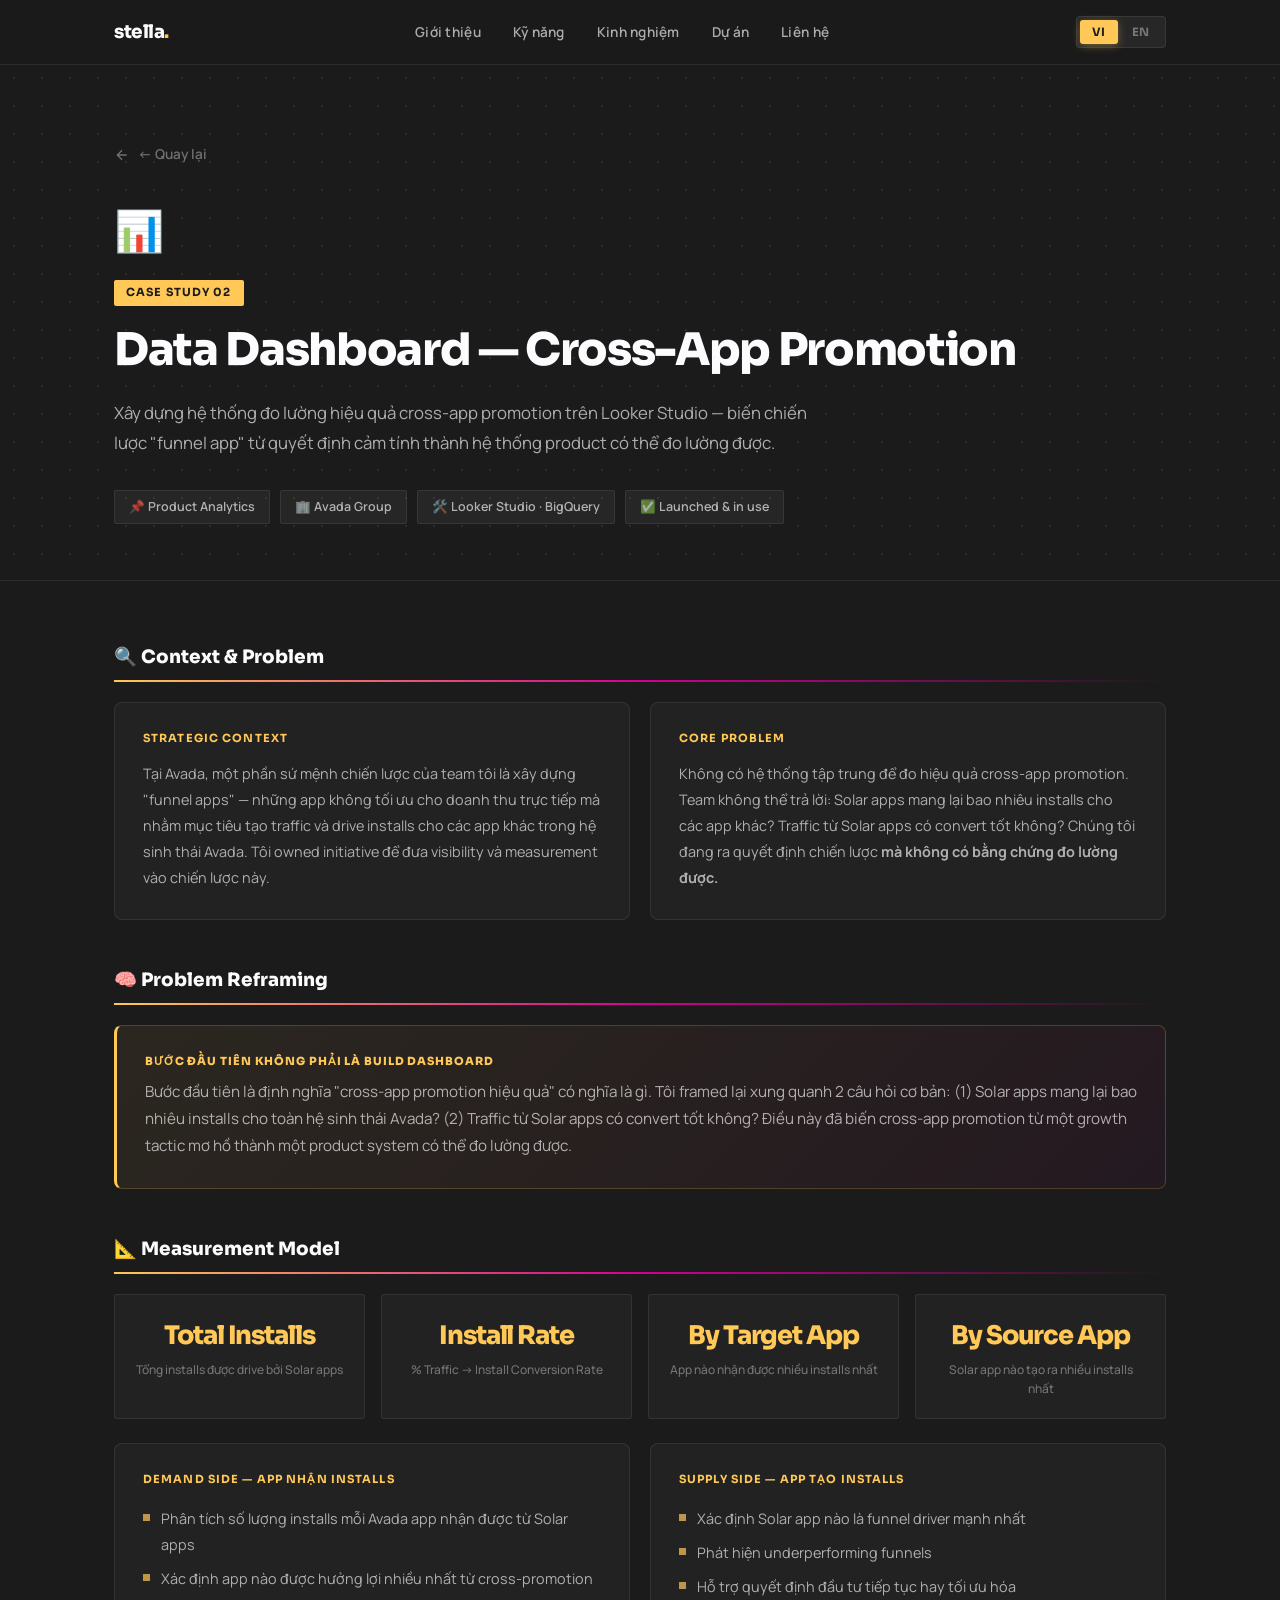
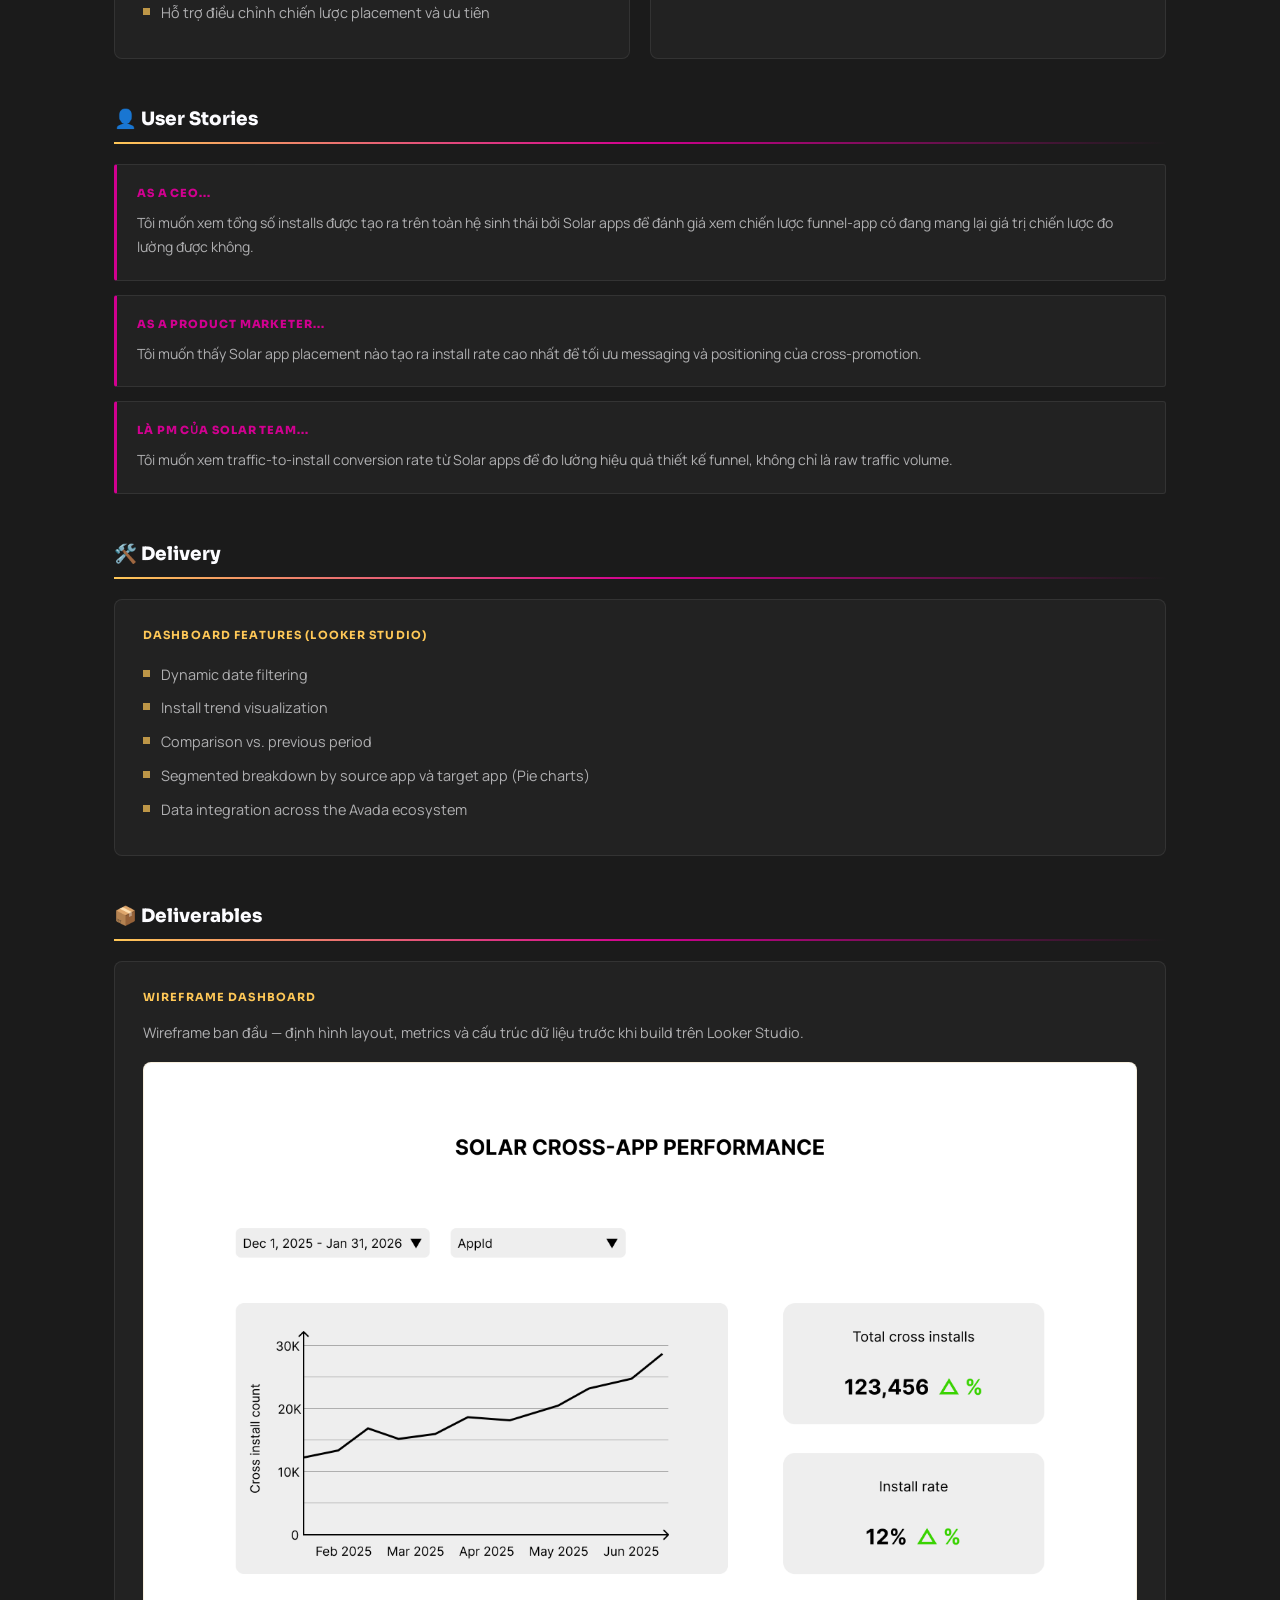
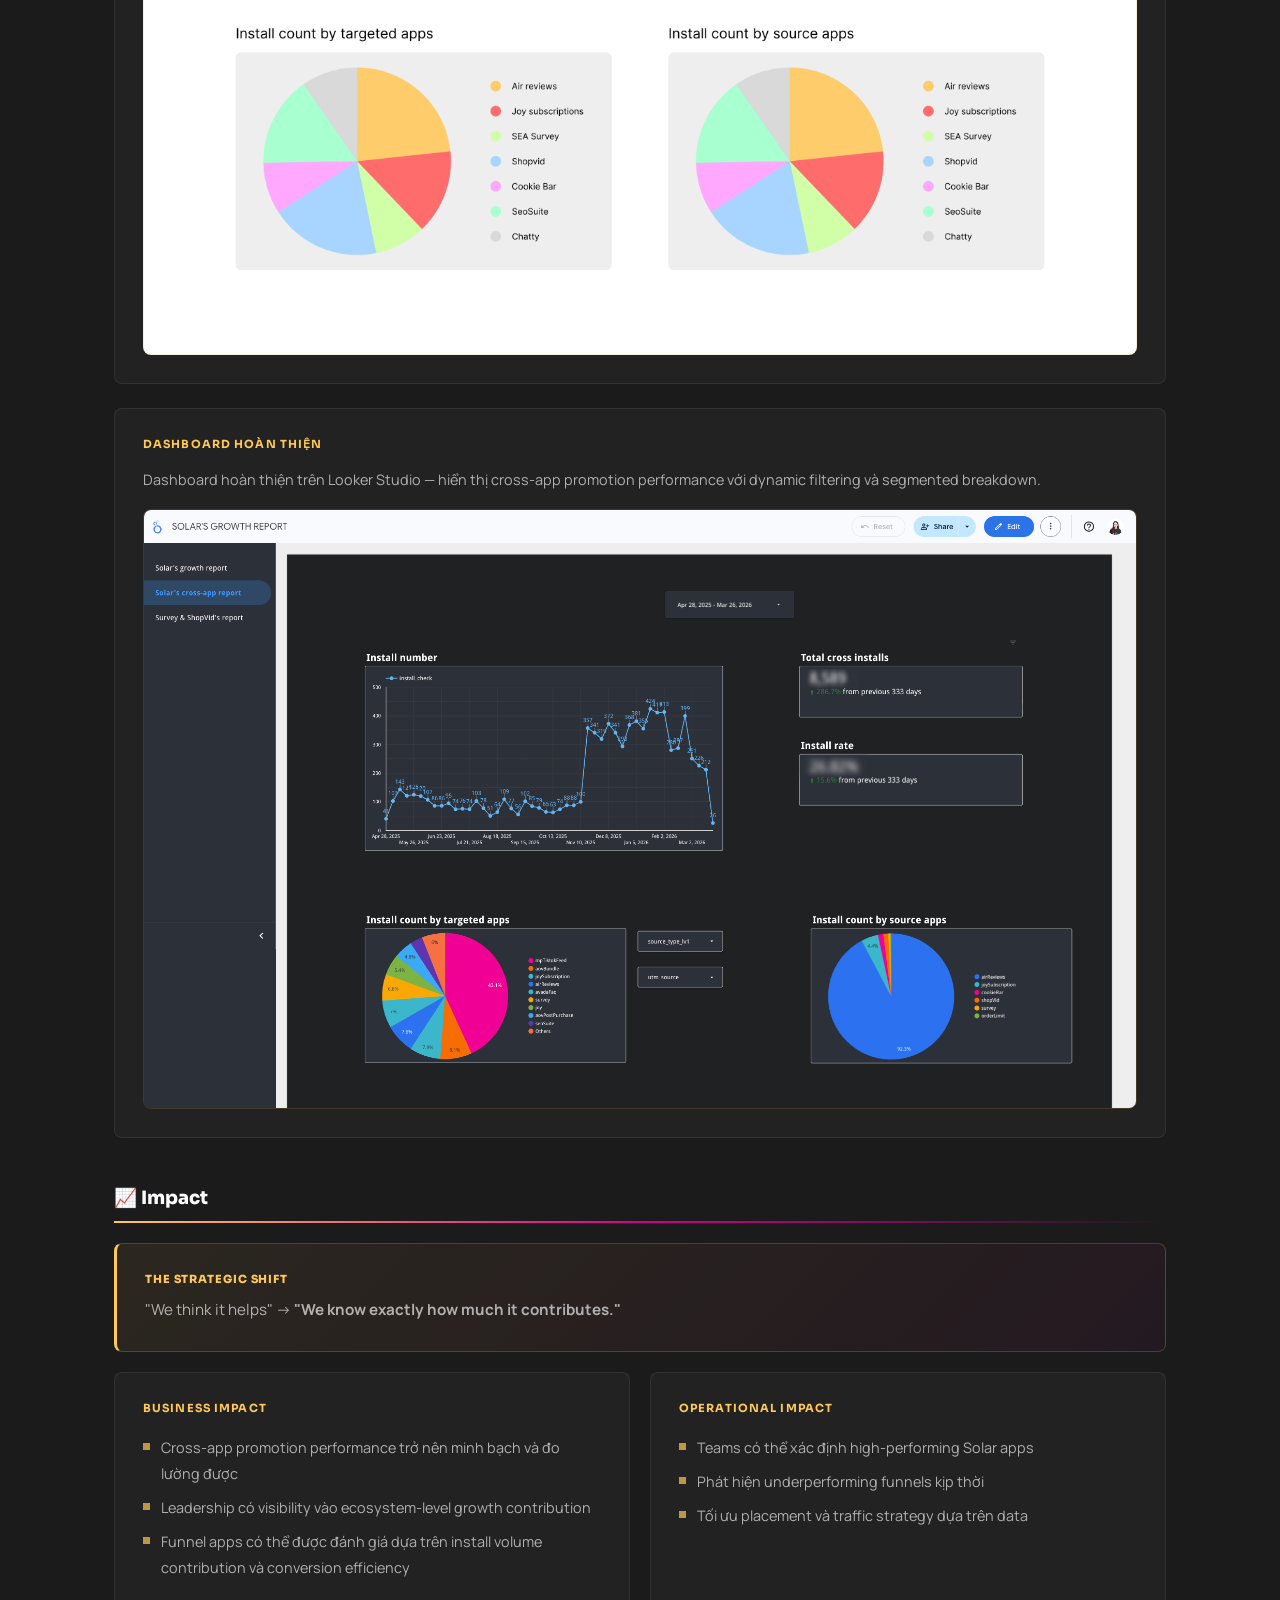
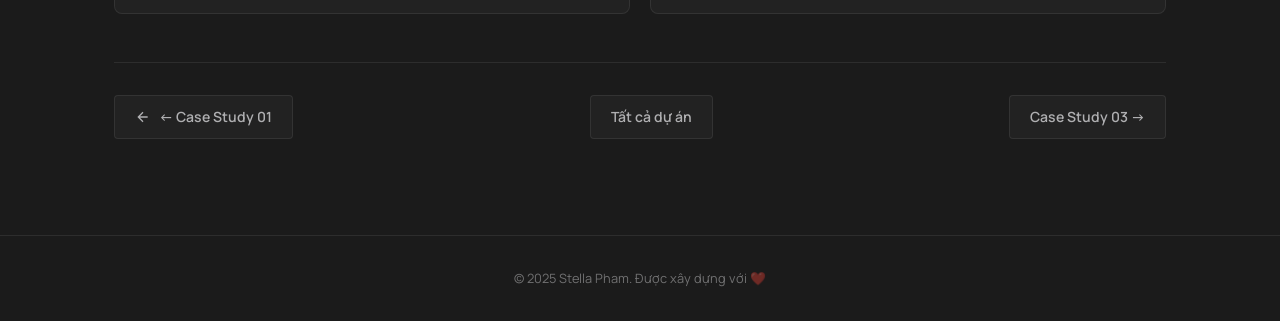
<file: projects/cross-app-promotion-dashboard.html>
<!DOCTYPE html>
<html lang="vi">
<head>
  <meta charset="UTF-8" />
  <meta name="viewport" content="width=device-width, initial-scale=1.0" />
  <!-- Google tag (gtag.js) -->
  <script async src="https://www.googletagmanager.com/gtag/js?id=G-910F1MGZ9N"></script>
  <script>
    window.dataLayer = window.dataLayer || [];
    function gtag(){dataLayer.push(arguments);}
    gtag('js', new Date());
    gtag('config', 'G-910F1MGZ9N');
  </script>
  <title>Cross-App Promotion Dashboard — Stella Pham</title>
  <link rel="preconnect" href="https://fonts.googleapis.com" />
  <link rel="preconnect" href="https://fonts.gstatic.com" crossorigin />
  <link href="https://fonts.googleapis.com/css2?family=Sora:wght@400;500;600;700;800&family=Manrope:wght@400;500;600;700;800&display=swap" rel="stylesheet" />
  <link rel="stylesheet" href="../css/style.css" />
</head>
<body class="detail-page">

<nav>
  <div class="nav-inner">
    <a href="../index.html" class="nav-logo">stella<span>.</span></a>
    <ul class="nav-links">
      <li><a href="../index.html#about" class="nav-link" id="nav-about">Giới thiệu</a></li>
      <li><a href="../index.html#skills" class="nav-link" id="nav-skills">Kỹ năng</a></li>
      <li><a href="../index.html#experience" class="nav-link" id="nav-exp">Kinh nghiệm</a></li>
      <li><a href="../index.html#projects" class="nav-link" id="nav-proj">Dự án</a></li>
      <li><a href="../index.html#contact" class="nav-link" id="nav-contact">Liên hệ</a></li>
    </ul>
    <div class="lang-toggle">
      <button class="lang-btn active" data-lang="vi">VI</button>
      <button class="lang-btn" data-lang="en">EN</button>
    </div>
  </div>
</nav>

<div class="detail-hero">
  <div class="container">
    <a href="../index.html#projects" class="detail-back">
      <svg viewBox="0 0 24 24" fill="none" stroke="currentColor" stroke-width="2"><path d="M19 12H5M12 5l-7 7 7 7"/></svg>
      <span id="back-text">Quay lại</span>
    </a>
    <div class="detail-icon">📊</div>
    <div class="detail-tag">Case Study 02</div>
    <h1 class="detail-title" id="detail-title">Data Dashboard — Cross-App Promotion</h1>
    <p class="detail-summary" id="detail-summary">
      Xây dựng hệ thống đo lường hiệu quả cross-app promotion trên Looker Studio — biến chiến lược "funnel app" từ quyết định cảm tính thành hệ thống product có thể đo lường được.
    </p>
    <div class="detail-meta">
      <span class="detail-meta-tag">📌 Product Analytics</span>
      <span class="detail-meta-tag">🏢 Avada Group</span>
      <span class="detail-meta-tag">🛠️ Looker Studio · BigQuery</span>
      <span class="detail-meta-tag" id="meta-status">✅ Launched & in use</span>
    </div>
  </div>
</div>

<div class="detail-body">
  <div class="container">

    <!-- CONTEXT -->
    <div class="detail-section">
      <h2 class="detail-section-title" id="sec-context">🔍 Context & Problem</h2>
      <div class="detail-grid fade-in">
        <div class="detail-card">
          <h3 id="card-context-title">Strategic Context</h3>
          <p id="card-context-body">Tại Avada, một phần sứ mệnh chiến lược của team tôi là xây dựng "funnel apps" — những app không tối ưu cho doanh thu trực tiếp mà nhằm mục tiêu tạo traffic và drive installs cho các app khác trong hệ sinh thái Avada. Tôi owned initiative để đưa visibility và measurement vào chiến lược này.</p>
        </div>
        <div class="detail-card">
          <h3 id="card-problem-title">Core Problem</h3>
          <p id="card-problem-body">Không có hệ thống tập trung để đo hiệu quả cross-app promotion. Team không thể trả lời: Solar apps mang lại bao nhiêu installs cho các app khác? Traffic từ Solar apps có convert tốt không? Chúng tôi đang ra quyết định chiến lược <strong>mà không có bằng chứng đo lường được.</strong></p>
        </div>
      </div>
    </div>

    <!-- REFRAMING -->
    <div class="detail-section">
      <h2 class="detail-section-title" id="sec-reframe">🧠 Problem Reframing</h2>
      <div class="impact-highlight fade-in">
        <h3 id="reframe-title">Bước đầu tiên không phải là build dashboard</h3>
        <p id="reframe-body">Bước đầu tiên là định nghĩa "cross-app promotion hiệu quả" có nghĩa là gì. Tôi framed lại xung quanh 2 câu hỏi cơ bản: (1) Solar apps mang lại bao nhiêu installs cho toàn hệ sinh thái Avada? (2) Traffic từ Solar apps có convert tốt không? (Traffic → Install Conversion Rate). Điều này đã biến cross-app promotion từ một growth tactic mơ hồ thành một product system có thể đo lường được.</p>
      </div>
    </div>

    <!-- METRICS MODEL -->
    <div class="detail-section">
      <h2 class="detail-section-title" id="sec-metrics">📐 Measurement Model</h2>
      <div class="kpi-grid fade-in">
        <div class="kpi-card">
          <div class="kpi-value" id="kpi1-val">Total Installs</div>
          <div class="kpi-label" id="kpi1-label">Tổng installs được drive bởi Solar apps</div>
        </div>
        <div class="kpi-card">
          <div class="kpi-value" id="kpi2-val">Install Rate</div>
          <div class="kpi-label" id="kpi2-label">% Traffic → Install Conversion Rate</div>
        </div>
        <div class="kpi-card">
          <div class="kpi-value" id="kpi3-val">By Target App</div>
          <div class="kpi-label" id="kpi3-label">App nào nhận được nhiều installs nhất</div>
        </div>
        <div class="kpi-card">
          <div class="kpi-value" id="kpi4-val">By Source App</div>
          <div class="kpi-label" id="kpi4-label">Solar app nào tạo ra nhiều installs nhất</div>
        </div>
      </div>
      <div class="detail-grid fade-in" style="margin-top:24px;">
        <div class="detail-card">
          <h3 id="demand-title">Demand Side — Which apps receive installs?</h3>
          <ul>
            <li id="d1">Phân tích số lượng installs mỗi Avada app nhận được từ Solar apps</li>
            <li id="d2">Xác định app nào được hưởng lợi nhiều nhất từ cross-promotion</li>
            <li id="d3">Hỗ trợ điều chỉnh chiến lược placement và ưu tiên</li>
          </ul>
        </div>
        <div class="detail-card">
          <h3 id="supply-title">Supply Side — Which apps generate installs?</h3>
          <ul>
            <li id="s1">Xác định Solar app nào là funnel driver mạnh nhất</li>
            <li id="s2">Phát hiện underperforming funnels</li>
            <li id="s3">Hỗ trợ quyết định đầu tư tiếp tục hay tối ưu hóa</li>
          </ul>
        </div>
      </div>
    </div>

    <!-- USER STORIES -->
    <div class="detail-section">
      <h2 class="detail-section-title" id="sec-userstory">👤 User Stories</h2>
      <div class="user-story-list fade-in">
        <div class="user-story-card">
          <div class="user-story-role">As a CEO...</div>
          <p id="us1">Tôi muốn xem tổng số installs được tạo ra trên toàn hệ sinh thái bởi Solar apps để đánh giá xem chiến lược funnel-app có đang mang lại giá trị chiến lược đo lường được không.</p>
        </div>
        <div class="user-story-card">
          <div class="user-story-role">As a Product Marketer...</div>
          <p id="us2">Tôi muốn thấy Solar app placement nào tạo ra install rate cao nhất để tối ưu messaging và positioning của cross-promotion.</p>
        </div>
        <div class="user-story-card">
          <div class="user-story-role" id="pm-role">As a PM of the Solar team...</div>
          <p id="us3">Tôi muốn xem traffic-to-install conversion rate từ Solar apps để đo lường hiệu quả thiết kế funnel, không chỉ là raw traffic volume.</p>
        </div>
      </div>
    </div>

    <!-- DELIVERY -->
    <div class="detail-section">
      <h2 class="detail-section-title" id="sec-delivery">🛠️ Delivery</h2>
      <div class="detail-card fade-in">
        <h3 id="delivery-title">Dashboard Features (Looker Studio)</h3>
        <ul>
          <li id="df1">Dynamic date filtering</li>
          <li id="df2">Install trend visualization</li>
          <li id="df3">Comparison vs. previous period</li>
          <li id="df4">Segmented breakdown by source app và target app (Pie charts)</li>
          <li id="df5">Data integration across the Avada ecosystem</li>
        </ul>
      </div>
    </div>

    <!-- DELIVERABLES -->
    <div class="detail-section">
      <h2 class="detail-section-title" id="sec-deliverables">📦 Deliverables</h2>

      <div class="detail-card fade-in" style="margin-bottom:24px;">
        <h3 id="deliverable-wireframe-title">Wireframe Dashboard</h3>
        <p id="deliverable-wireframe-desc" style="margin-bottom:16px;">Wireframe ban đầu — định hình layout, metrics và cấu trúc dữ liệu trước khi build trên Looker Studio.</p>
        <div style="border-radius:var(--radius-lg); overflow:hidden; border:1px solid rgba(255,200,87,0.15); background:#f5f5f5;">
          <img src="../assets/projects/dashboard-wireframe.png" alt="Dashboard Wireframe" style="width:100%; display:block;" />
        </div>
      </div>

      <div class="detail-card fade-in">
        <h3 id="deliverable-final-title">Dashboard hoàn thiện</h3>
        <p id="deliverable-final-desc" style="margin-bottom:16px;">Dashboard hoàn thiện trên Looker Studio — hiển thị cross-app promotion performance với dynamic filtering và segmented breakdown.</p>
        <div style="border-radius:var(--radius-lg); overflow:hidden; border:1px solid rgba(255,200,87,0.15);">
          <img src="../assets/projects/dashboard-final.png" alt="Final Data Dashboard" style="width:100%; display:block;" />
        </div>
      </div>
    </div>

    <!-- IMPACT -->
    <div class="detail-section">
      <h2 class="detail-section-title" id="sec-impact">📈 Impact</h2>
      <div class="impact-highlight fade-in">
        <h3 id="impact-shift-title">The Strategic Shift</h3>
        <p id="impact-shift-body">"We think it helps" → <strong>"We know exactly how much it contributes."</strong></p>
      </div>
      <div class="detail-grid fade-in">
        <div class="detail-card">
          <h3 id="biz-impact-title">Business Impact</h3>
          <ul>
            <li id="bi1">Cross-app promotion performance trở nên minh bạch và đo lường được</li>
            <li id="bi2">Leadership có visibility vào ecosystem-level growth contribution</li>
            <li id="bi3">Funnel apps có thể được đánh giá dựa trên install volume contribution và conversion efficiency</li>
          </ul>
        </div>
        <div class="detail-card">
          <h3 id="ops-impact-title">Operational Impact</h3>
          <ul>
            <li id="oi1">Teams có thể xác định high-performing Solar apps</li>
            <li id="oi2">Phát hiện underperforming funnels kịp thời</li>
            <li id="oi3">Tối ưu placement và traffic strategy dựa trên data</li>
          </ul>
        </div>
      </div>
    </div>

    <div class="detail-nav">
      <a href="email-automation-flow.html">
        <svg width="16" height="16" viewBox="0 0 24 24" fill="none" stroke="currentColor" stroke-width="2"><path d="M19 12H5M12 5l-7 7 7 7"/></svg>
        <span id="prev-proj">← Case Study 01</span>
      </a>
      <a href="../index.html#projects">
        <span id="back-all">Tất cả dự án</span>
      </a>
      <a href="dashboard-authentication.html">
        <span id="next-proj">Case Study 03 →</span>
      </a>
    </div>

  </div>
</div>

<footer><p id="footer-text">© 2025 Stella Pham. Built with ❤️</p></footer>

<script src="../js/main.js"></script>
<script>
const detailI18n2 = {
  vi: {
    back: '← Quay lại', backAll: 'Tất cả dự án', prevProj: '← Case Study 01', nextProj: 'Case Study 03 →',
    title: 'Data Dashboard — Cross-App Promotion',
    summary: 'Xây dựng hệ thống đo lường hiệu quả cross-app promotion trên Looker Studio — biến chiến lược "funnel app" từ quyết định cảm tính thành hệ thống product có thể đo lường được.',
    metaStatus: '✅ Launched & in use',
    secContext: '🔍 Context & Problem',
    contextTitle: 'Strategic Context',
    contextBody: 'Tại Avada, một phần sứ mệnh chiến lược của team tôi là xây dựng "funnel apps" — những app không tối ưu cho doanh thu trực tiếp mà nhằm mục tiêu tạo traffic và drive installs cho các app khác trong hệ sinh thái Avada. Tôi owned initiative để đưa visibility và measurement vào chiến lược này.',
    problemTitle: 'Core Problem',
    problemBody: 'Không có hệ thống tập trung để đo hiệu quả cross-app promotion. Team không thể trả lời: Solar apps mang lại bao nhiêu installs cho các app khác? Traffic từ Solar apps có convert tốt không? Chúng tôi đang ra quyết định chiến lược <strong>mà không có bằng chứng đo lường được.</strong>',
    secReframe: '🧠 Problem Reframing',
    reframeTitle: 'Bước đầu tiên không phải là build dashboard',
    reframeBody: 'Bước đầu tiên là định nghĩa "cross-app promotion hiệu quả" có nghĩa là gì. Tôi framed lại xung quanh 2 câu hỏi cơ bản: (1) Solar apps mang lại bao nhiêu installs cho toàn hệ sinh thái Avada? (2) Traffic từ Solar apps có convert tốt không? Điều này đã biến cross-app promotion từ một growth tactic mơ hồ thành một product system có thể đo lường được.',
    secMetrics: '📐 Measurement Model',
    kpi1val: 'Total Installs', kpi1label: 'Tổng installs được drive bởi Solar apps',
    kpi2val: 'Install Rate', kpi2label: '% Traffic → Install Conversion Rate',
    kpi3val: 'By Target App', kpi3label: 'App nào nhận được nhiều installs nhất',
    kpi4val: 'By Source App', kpi4label: 'Solar app nào tạo ra nhiều installs nhất',
    demandTitle: 'Demand Side — App nhận installs',
    d: ['Phân tích số lượng installs mỗi Avada app nhận được từ Solar apps','Xác định app nào được hưởng lợi nhiều nhất từ cross-promotion','Hỗ trợ điều chỉnh chiến lược placement và ưu tiên'],
    supplyTitle: 'Supply Side — App tạo installs',
    s: ['Xác định Solar app nào là funnel driver mạnh nhất','Phát hiện underperforming funnels','Hỗ trợ quyết định đầu tư tiếp tục hay tối ưu hóa'],
    secUserStory: '👤 User Stories',
    us: ['Tôi muốn xem tổng số installs được tạo ra trên toàn hệ sinh thái bởi Solar apps để đánh giá xem chiến lược funnel-app có đang mang lại giá trị chiến lược đo lường được không.','Tôi muốn thấy Solar app placement nào tạo ra install rate cao nhất để tối ưu messaging và positioning của cross-promotion.','Tôi muốn xem traffic-to-install conversion rate từ Solar apps để đo lường hiệu quả thiết kế funnel, không chỉ là raw traffic volume.'],
    pmRole: 'Là PM của Solar team...',
    secDelivery: '🛠️ Delivery',
    deliveryTitle: 'Dashboard Features (Looker Studio)',
    df: ['Dynamic date filtering','Install trend visualization','Comparison vs. previous period','Segmented breakdown by source app và target app (Pie charts)','Data integration across the Avada ecosystem'],
    secDeliverables: '📦 Deliverables',
    deliverableWireframeTitle: 'Wireframe Dashboard',
    deliverableWireframeDesc: 'Wireframe ban đầu — định hình layout, metrics và cấu trúc dữ liệu trước khi build trên Looker Studio.',
    deliverableFinalTitle: 'Dashboard hoàn thiện',
    deliverableFinalDesc: 'Dashboard hoàn thiện trên Looker Studio — hiển thị cross-app promotion performance với dynamic filtering và segmented breakdown.',
    secImpact: '📈 Impact',
    impactShiftTitle: 'The Strategic Shift',
    impactShiftBody: '"We think it helps" → <strong>"We know exactly how much it contributes."</strong>',
    bizImpactTitle: 'Business Impact',
    bi: ['Cross-app promotion performance trở nên minh bạch và đo lường được','Leadership có visibility vào ecosystem-level growth contribution','Funnel apps có thể được đánh giá dựa trên install volume contribution và conversion efficiency'],
    opsImpactTitle: 'Operational Impact',
    oi: ['Teams có thể xác định high-performing Solar apps','Phát hiện underperforming funnels kịp thời','Tối ưu placement và traffic strategy dựa trên data'],
  },
  en: {
    back: '← Back', backAll: 'All Projects', prevProj: '← Case Study 01', nextProj: 'Case Study 03 →',
    title: 'Data Dashboard — Cross-App Promotion',
    summary: 'Built a cross-app promotion measurement system in Looker Studio — turning the "funnel app" strategy from intuition-based decisions into a transparent, measurable product system.',
    metaStatus: '✅ Launched & in use',
    secContext: '🔍 Context & Problem',
    contextTitle: 'Strategic Context',
    contextBody: "At Avada, one of my team's strategic missions is to build \"funnel apps\" — apps not optimized for direct revenue but designed to generate traffic and drive installs for other apps in the Avada ecosystem. I owned the initiative to bring visibility and measurement to this strategy.",
    problemTitle: 'Core Problem',
    problemBody: 'There was no centralized system to measure cross-app promotion effectiveness. The team could not answer: How many installs do Solar apps generate? Is the traffic converting well? We were making strategic decisions <strong>without measurable evidence.</strong>',
    secReframe: '🧠 Problem Reframing',
    reframeTitle: 'The first step was not building a dashboard',
    reframeBody: 'The first step was defining what "effective cross-app promotion" actually means. I framed it around two fundamental questions: (1) How many installs do Solar apps bring to the entire Avada ecosystem? (2) Does traffic from Solar apps convert well? This reframed cross-app promotion from a vague growth tactic into a measurable product system.',
    secMetrics: '📐 Measurement Model',
    kpi1val: 'Total Installs', kpi1label: 'Total installs driven by Solar apps',
    kpi2val: 'Install Rate', kpi2label: '% Traffic → Install Conversion Rate',
    kpi3val: 'By Target App', kpi3label: 'Which apps receive the most installs',
    kpi4val: 'By Source App', kpi4label: 'Which Solar apps generate the most installs',
    demandTitle: 'Demand Side — Which apps receive installs?',
    d: ['Analyze install count each Avada app receives from Solar apps','Identify which apps benefit most from cross-promotion','Inform placement strategy and prioritization adjustments'],
    supplyTitle: 'Supply Side — Which apps generate installs?',
    s: ['Identify strongest Solar app funnel drivers','Detect underperforming funnels','Inform investment and optimization decisions'],
    secUserStory: '👤 User Stories',
    us: ['I want to see the total number of installs generated across the ecosystem by Solar apps so that I can evaluate whether our funnel-app strategy is delivering measurable strategic value.','I want to see which Solar app placements generate the highest install rate so that I can optimize cross-promotion messaging and positioning.','I want to see the traffic-to-install conversion rate from Solar apps so that I can measure the efficiency of our funnel design, not just raw traffic volume.'],
    pmRole: 'As a PM of the Solar team...',
    secDelivery: '🛠️ Delivery',
    deliveryTitle: 'Dashboard Features (Looker Studio)',
    df: ['Dynamic date filtering','Install trend visualization','Comparison vs. previous period','Segmented breakdown by source app and target app (Pie charts)','Data integration across the Avada ecosystem'],
    secDeliverables: '📦 Deliverables',
    deliverableWireframeTitle: 'Dashboard Wireframe',
    deliverableWireframeDesc: 'Initial wireframe — defining layout, metrics and data structure before building on Looker Studio.',
    deliverableFinalTitle: 'Final Dashboard',
    deliverableFinalDesc: 'Completed dashboard on Looker Studio — displaying cross-app promotion performance with dynamic filtering and segmented breakdown.',
    secImpact: '📈 Impact',
    impactShiftTitle: 'The Strategic Shift',
    impactShiftBody: '"We think it helps" → <strong>"We know exactly how much it contributes."</strong>',
    bizImpactTitle: 'Business Impact',
    bi: ['Cross-app promotion performance became measurable and transparent','Leadership gained visibility into ecosystem-level growth contribution','Funnel apps can now be evaluated on install volume contribution and conversion efficiency'],
    opsImpactTitle: 'Operational Impact',
    oi: ['Teams can identify high-performing Solar apps','Detect underperforming funnels early','Optimize placement and traffic strategy based on data'],
  }
};

function applyDetail2Lang(lang) {
  const t = detailI18n2[lang];
  const set = (id, v, isHTML) => { const el = document.getElementById(id); if (el) { if (isHTML) el.innerHTML = v; else el.textContent = v; } };

  set('back-text', t.back); set('back-all', t.backAll); set('prev-proj', t.prevProj); set('next-proj', t.nextProj);
  set('detail-title', t.title); set('detail-summary', t.summary); set('meta-status', t.metaStatus);
  set('sec-context', t.secContext); set('card-context-title', t.contextTitle); set('card-context-body', t.contextBody, true);
  set('card-problem-title', t.problemTitle); set('card-problem-body', t.problemBody, true);
  set('sec-reframe', t.secReframe); set('reframe-title', t.reframeTitle); set('reframe-body', t.reframeBody);
  set('sec-metrics', t.secMetrics);
  set('kpi1-val', t.kpi1val); set('kpi1-label', t.kpi1label);
  set('kpi2-val', t.kpi2val); set('kpi2-label', t.kpi2label);
  set('kpi3-val', t.kpi3val); set('kpi3-label', t.kpi3label);
  set('kpi4-val', t.kpi4val); set('kpi4-label', t.kpi4label);
  set('demand-title', t.demandTitle); t.d.forEach((v,i) => set(`d${i+1}`, v));
  set('supply-title', t.supplyTitle); t.s.forEach((v,i) => set(`s${i+1}`, v));
  set('sec-userstory', t.secUserStory);
  t.us.forEach((v,i) => set(`us${i+1}`, v));
  set('pm-role', t.pmRole);
  set('sec-delivery', t.secDelivery); set('delivery-title', t.deliveryTitle);
  t.df.forEach((v,i) => set(`df${i+1}`, v));
  set('sec-deliverables', t.secDeliverables);
  set('deliverable-wireframe-title', t.deliverableWireframeTitle);
  set('deliverable-wireframe-desc', t.deliverableWireframeDesc);
  set('deliverable-final-title', t.deliverableFinalTitle);
  set('deliverable-final-desc', t.deliverableFinalDesc);
  set('sec-impact', t.secImpact);
  set('impact-shift-title', t.impactShiftTitle); set('impact-shift-body', t.impactShiftBody, true);
  set('biz-impact-title', t.bizImpactTitle); t.bi.forEach((v,i) => set(`bi${i+1}`, v));
  set('ops-impact-title', t.opsImpactTitle); t.oi.forEach((v,i) => set(`oi${i+1}`, v));

  const nl = i18n[lang].nav;
  set('nav-about', nl.about); set('nav-skills', nl.skills); set('nav-exp', nl.experience); set('nav-proj', nl.projects); set('nav-contact', nl.contact);
  set('footer-text', i18n[lang].footer);
}

document.addEventListener('DOMContentLoaded', () => {
  const savedLang = localStorage.getItem('portfolio-lang') || 'vi';
  document.querySelectorAll('.lang-btn').forEach(btn => {
    btn.classList.toggle('active', btn.dataset.lang === savedLang);
    btn.addEventListener('click', () => {
      const l = btn.dataset.lang;
      localStorage.setItem('portfolio-lang', l);
      document.querySelectorAll('.lang-btn').forEach(b => b.classList.toggle('active', b.dataset.lang === l));
      applyDetail2Lang(l);
    });
  });
  applyDetail2Lang(savedLang);
  observeFadeIn();
});
</script>
</body>
</html>
</file>
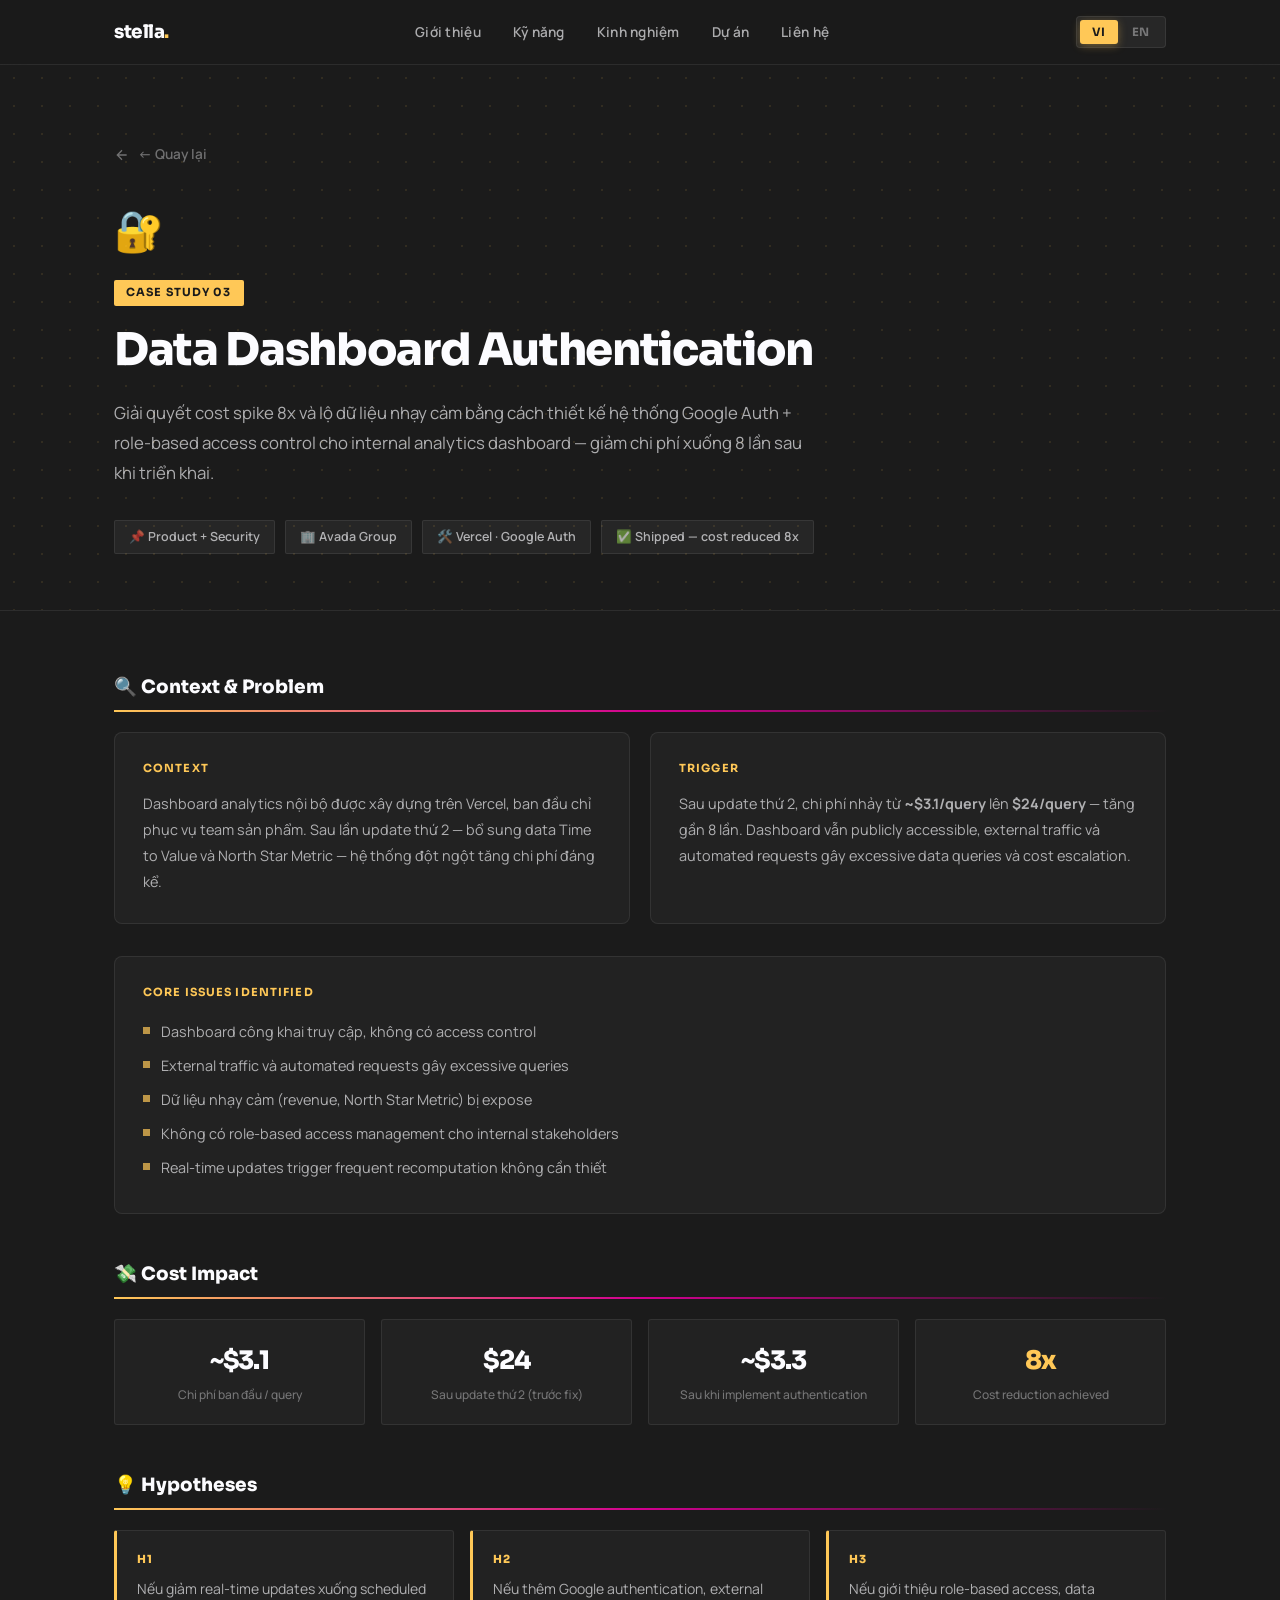
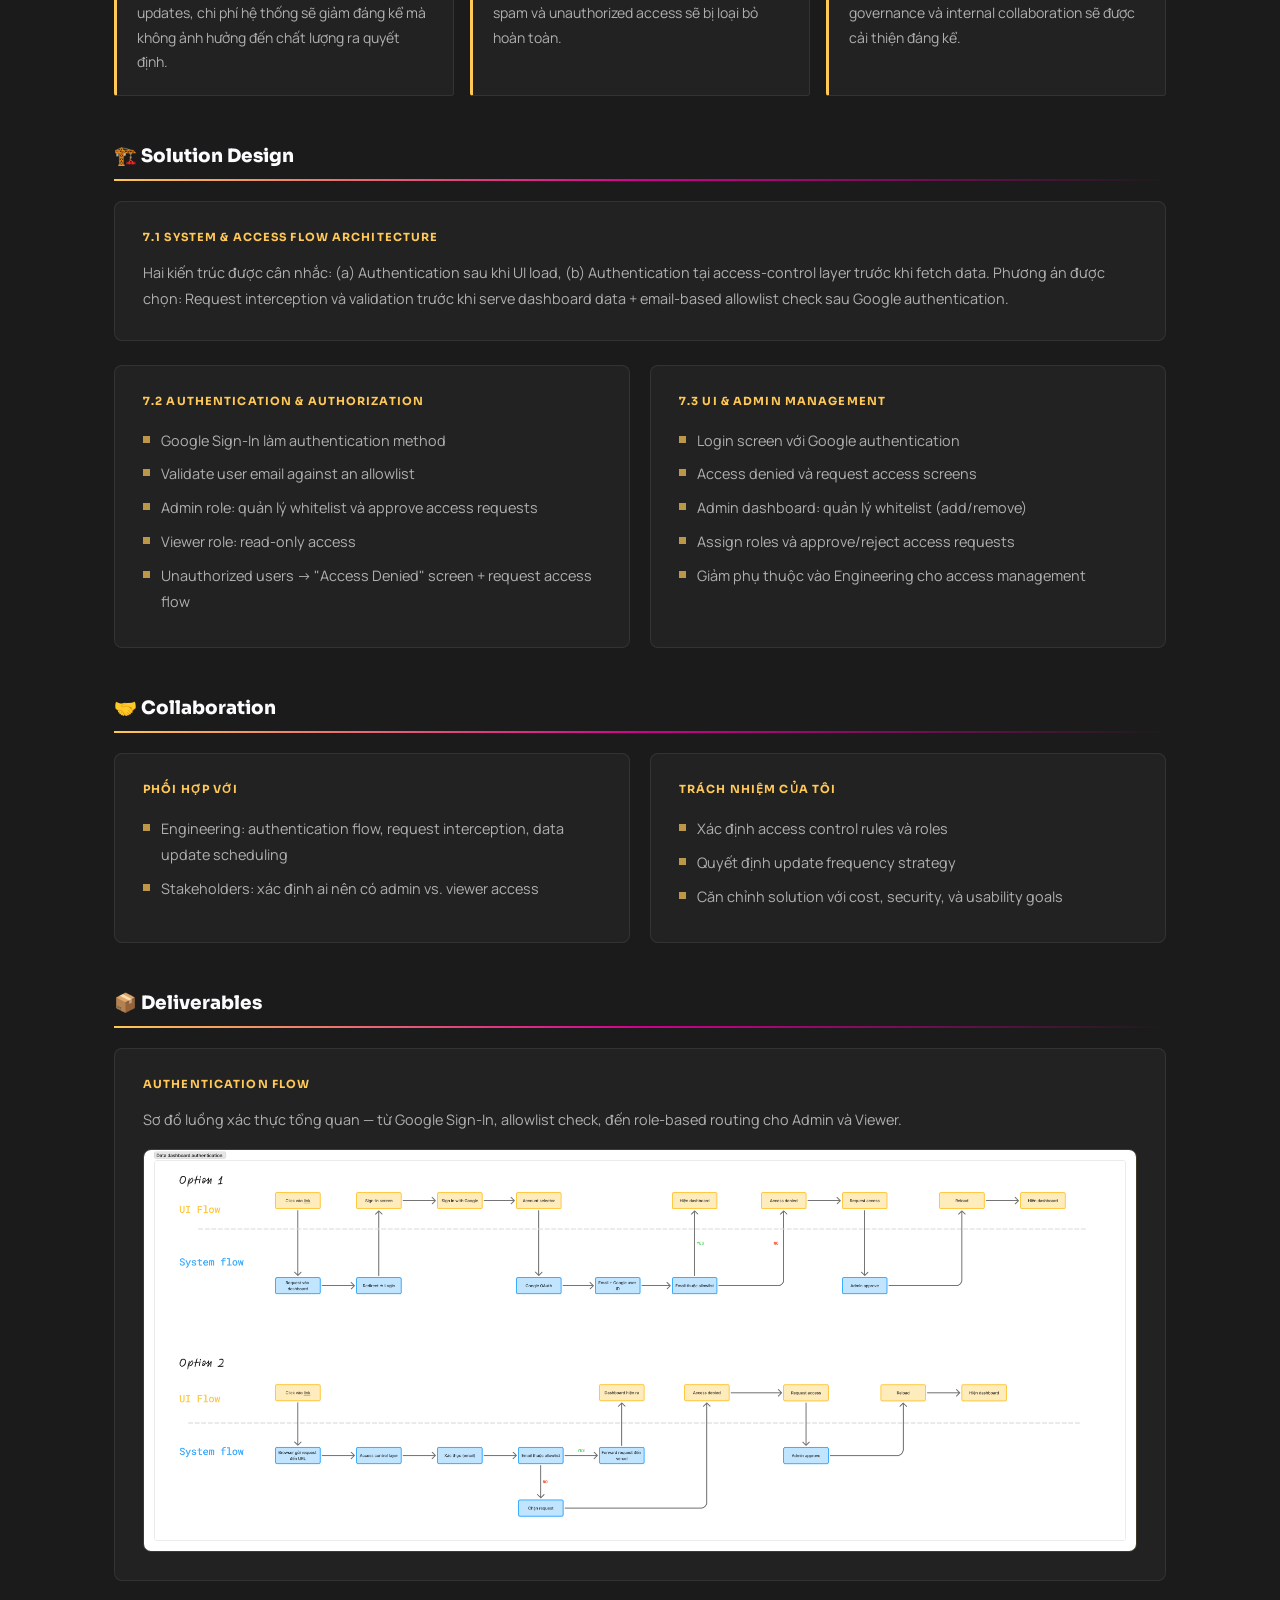
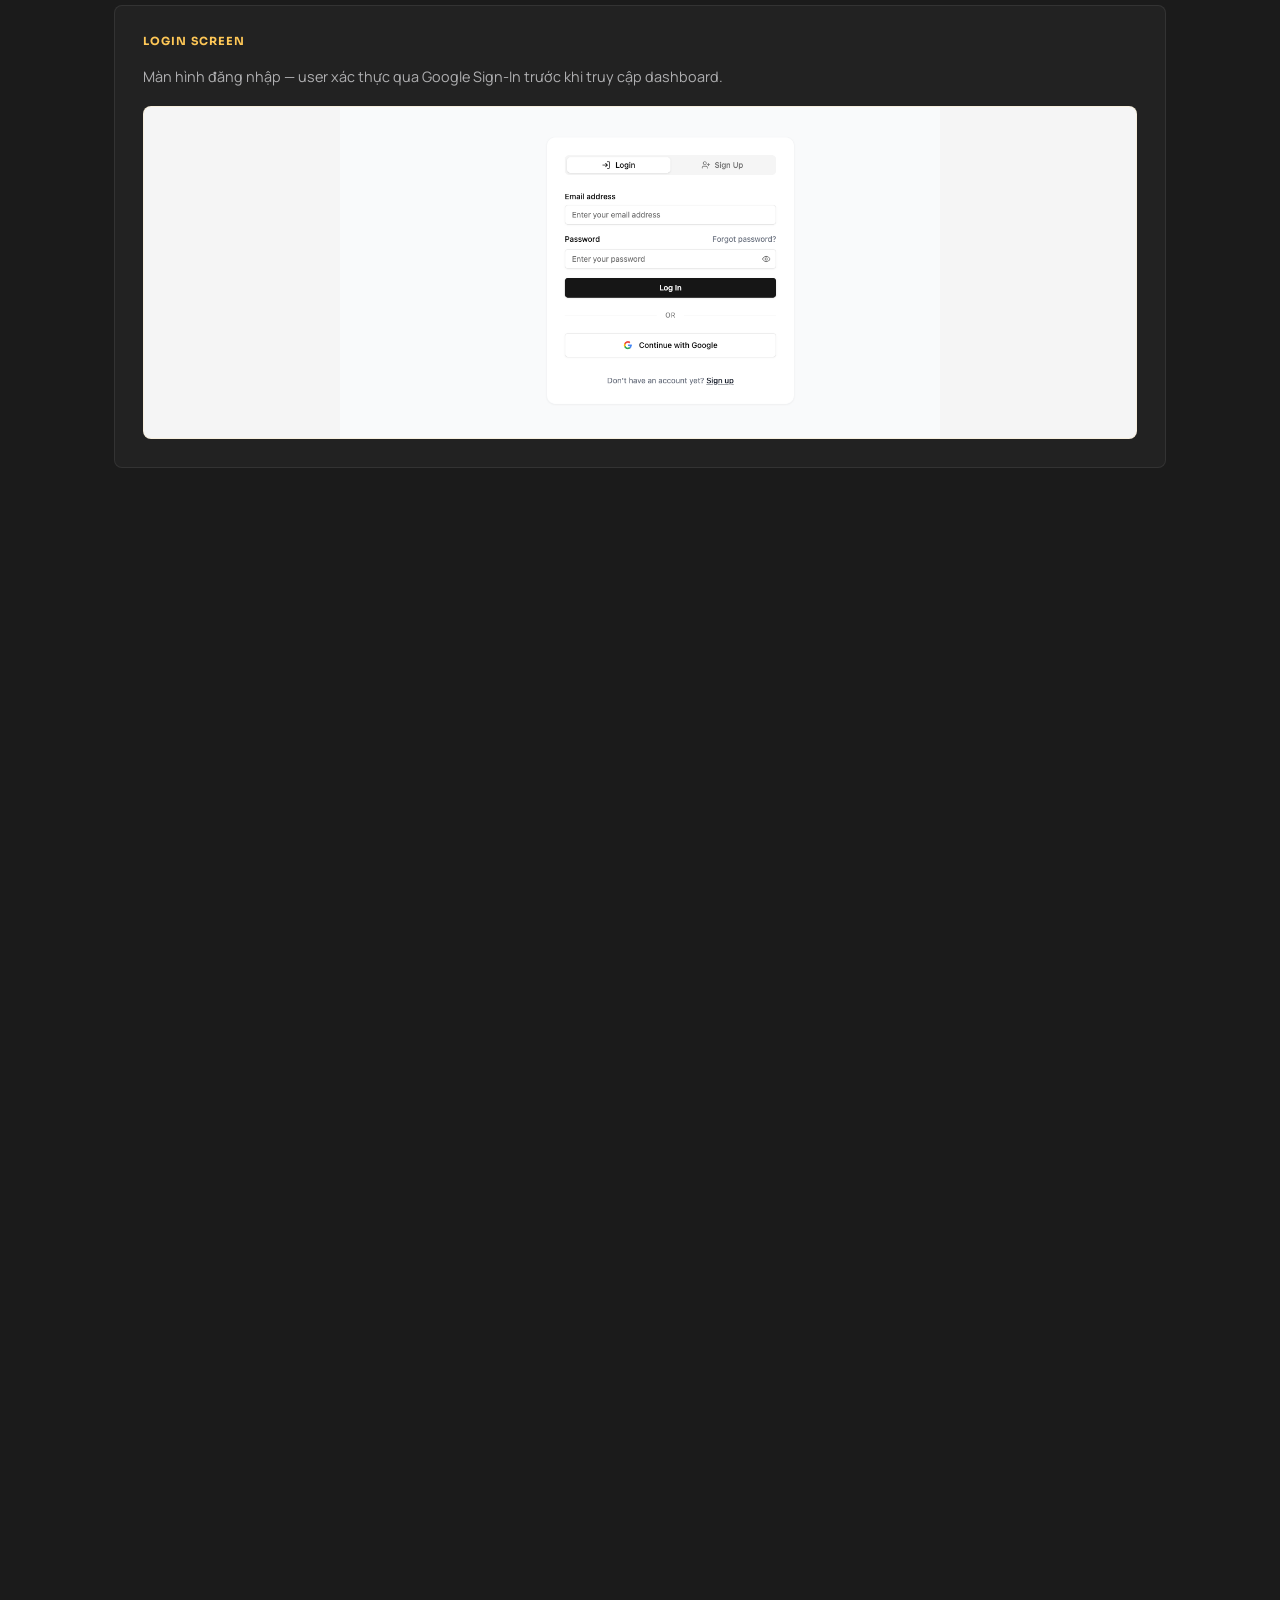
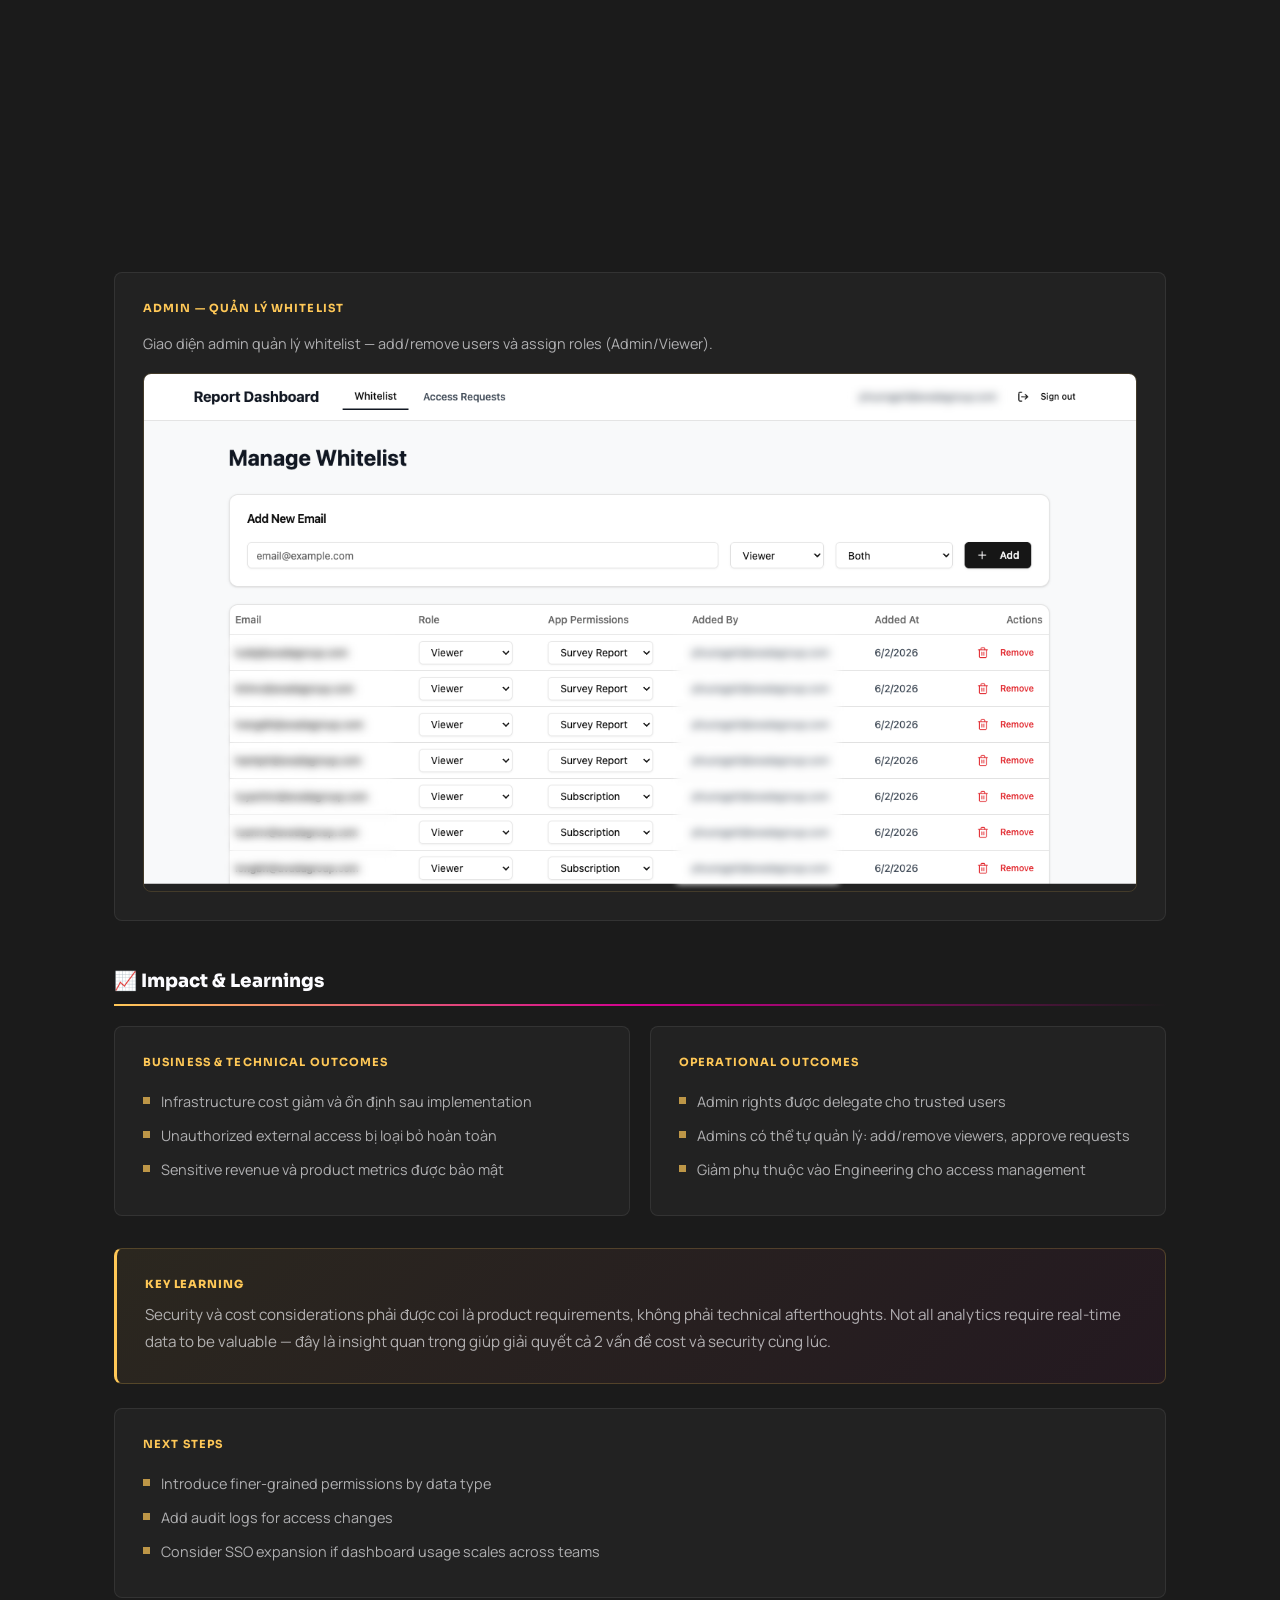
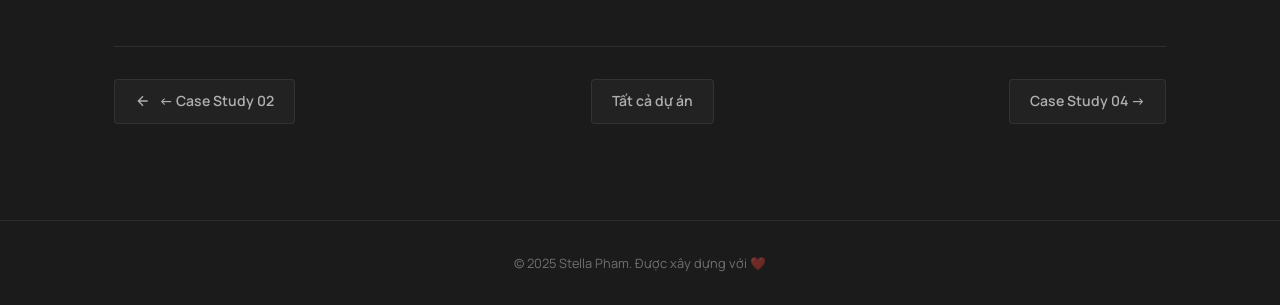
<file: projects/dashboard-authentication.html>
<!DOCTYPE html>
<html lang="vi">
<head>
  <meta charset="UTF-8" />
  <meta name="viewport" content="width=device-width, initial-scale=1.0" />
  <!-- Google tag (gtag.js) -->
  <script async src="https://www.googletagmanager.com/gtag/js?id=G-910F1MGZ9N"></script>
  <script>
    window.dataLayer = window.dataLayer || [];
    function gtag(){dataLayer.push(arguments);}
    gtag('js', new Date());
    gtag('config', 'G-910F1MGZ9N');
  </script>
  <title>Dashboard Authentication — Stella Pham</title>
  <link rel="preconnect" href="https://fonts.googleapis.com" />
  <link rel="preconnect" href="https://fonts.gstatic.com" crossorigin />
  <link href="https://fonts.googleapis.com/css2?family=Sora:wght@400;500;600;700;800&family=Manrope:wght@400;500;600;700;800&display=swap" rel="stylesheet" />
  <link rel="stylesheet" href="../css/style.css" />
</head>
<body class="detail-page">

<nav>
  <div class="nav-inner">
    <a href="../index.html" class="nav-logo">stella<span>.</span></a>
    <ul class="nav-links">
      <li><a href="../index.html#about" class="nav-link" id="nav-about">Giới thiệu</a></li>
      <li><a href="../index.html#skills" class="nav-link" id="nav-skills">Kỹ năng</a></li>
      <li><a href="../index.html#experience" class="nav-link" id="nav-exp">Kinh nghiệm</a></li>
      <li><a href="../index.html#projects" class="nav-link" id="nav-proj">Dự án</a></li>
      <li><a href="../index.html#contact" class="nav-link" id="nav-contact">Liên hệ</a></li>
    </ul>
    <div class="lang-toggle">
      <button class="lang-btn active" data-lang="vi">VI</button>
      <button class="lang-btn" data-lang="en">EN</button>
    </div>
  </div>
</nav>

<div class="detail-hero">
  <div class="container">
    <a href="../index.html#projects" class="detail-back">
      <svg viewBox="0 0 24 24" fill="none" stroke="currentColor" stroke-width="2"><path d="M19 12H5M12 5l-7 7 7 7"/></svg>
      <span id="back-text">Quay lại</span>
    </a>
    <div class="detail-icon">🔐</div>
    <div class="detail-tag">Case Study 03</div>
    <h1 class="detail-title" id="detail-title">Data Dashboard Authentication</h1>
    <p class="detail-summary" id="detail-summary">
      Giải quyết cost spike 8x và lộ dữ liệu nhạy cảm bằng cách thiết kế hệ thống Google Auth + role-based access control cho internal analytics dashboard — giảm chi phí xuống 8 lần sau khi triển khai.
    </p>
    <div class="detail-meta">
      <span class="detail-meta-tag">📌 Product + Security</span>
      <span class="detail-meta-tag">🏢 Avada Group</span>
      <span class="detail-meta-tag">🛠️ Vercel · Google Auth</span>
      <span class="detail-meta-tag" id="meta-status">✅ Shipped — cost reduced 8x</span>
    </div>
  </div>
</div>

<div class="detail-body">
  <div class="container">

    <!-- CONTEXT & PROBLEM -->
    <div class="detail-section">
      <h2 class="detail-section-title" id="sec-context">🔍 Context & Problem</h2>
      <div class="detail-grid fade-in">
        <div class="detail-card">
          <h3 id="context-title">Context</h3>
          <p id="context-body">Dashboard analytics nội bộ được xây dựng trên Vercel, ban đầu chỉ phục vụ team sản phẩm. Sau lần update thứ 2 — bổ sung data Time to Value và North Star Metric — hệ thống đột ngột tăng chi phí đáng kể.</p>
        </div>
        <div class="detail-card">
          <h3 id="problem-title">Trigger</h3>
          <p id="problem-body">Sau update thứ 2, chi phí nhảy từ <strong>~$3.1/query</strong> lên <strong>$24/query</strong> — tăng gần 8 lần. Dashboard vẫn publicly accessible, external traffic và automated requests gây excessive data queries và cost escalation.</p>
        </div>
      </div>
      <div class="detail-card fade-in" style="margin-top:24px;">
        <h3 id="issues-title">Core Issues Identified</h3>
        <ul>
          <li id="i1">Dashboard công khai truy cập, không có access control</li>
          <li id="i2">External traffic và automated requests gây excessive queries</li>
          <li id="i3">Dữ liệu nhạy cảm (revenue, North Star Metric) bị expose mà không có authorization</li>
          <li id="i4">Không có role-based access management cho internal stakeholders</li>
          <li id="i5">Real-time updates trigger frequent recomputation và data fetches không cần thiết</li>
        </ul>
      </div>
    </div>

    <!-- COST SPIKE VISUAL -->
    <div class="detail-section">
      <h2 class="detail-section-title" id="sec-cost">💸 Cost Impact</h2>
      <div class="kpi-grid fade-in">
        <div class="kpi-card">
          <div class="kpi-value" style="color:var(--accent-green)">~$3.1</div>
          <div class="kpi-label" id="cost1-label">Chi phí ban đầu / query</div>
        </div>
        <div class="kpi-card">
          <div class="kpi-value" style="color:var(--accent-orange)">$24</div>
          <div class="kpi-label" id="cost2-label">Sau update thứ 2 (trước fix)</div>
        </div>
        <div class="kpi-card">
          <div class="kpi-value" style="color:var(--accent-green)">~$3.3</div>
          <div class="kpi-label" id="cost3-label">Sau khi implement authentication</div>
        </div>
        <div class="kpi-card">
          <div class="kpi-value" style="color:var(--accent)">8x</div>
          <div class="kpi-label" id="cost4-label">Cost reduction achieved</div>
        </div>
      </div>
    </div>

    <!-- HYPOTHESES -->
    <div class="detail-section">
      <h2 class="detail-section-title" id="sec-hypo">💡 Hypotheses</h2>
      <div class="hypothesis-grid fade-in">
        <div class="hypothesis-card">
          <div class="hypothesis-label">H1</div>
          <p id="h1">Nếu giảm real-time updates xuống scheduled updates, chi phí hệ thống sẽ giảm đáng kể mà không ảnh hưởng đến chất lượng ra quyết định.</p>
        </div>
        <div class="hypothesis-card">
          <div class="hypothesis-label">H2</div>
          <p id="h2">Nếu thêm Google authentication, external spam và unauthorized access sẽ bị loại bỏ hoàn toàn.</p>
        </div>
        <div class="hypothesis-card">
          <div class="hypothesis-label">H3</div>
          <p id="h3">Nếu giới thiệu role-based access, data governance và internal collaboration sẽ được cải thiện đáng kể.</p>
        </div>
      </div>
    </div>

    <!-- SOLUTION -->
    <div class="detail-section">
      <h2 class="detail-section-title" id="sec-solution">🏗️ Solution Design</h2>

      <div class="detail-card fade-in" style="margin-bottom:24px;">
        <h3 id="arch-title">7.1 System & Access Flow Architecture</h3>
        <p id="arch-body">Hai kiến trúc được cân nhắc: (a) Authentication sau khi UI load, (b) Authentication tại access-control layer trước khi fetch data. Phương án được chọn: Request interception và validation trước khi serve dashboard data + email-based allowlist check sau Google authentication.</p>
      </div>

      <div class="detail-grid fade-in">
        <div class="detail-card">
          <h3 id="auth-title">7.2 Authentication & Authorization</h3>
          <ul>
            <li id="a1">Google Sign-In làm authentication method</li>
            <li id="a2">Validate user email against an allowlist</li>
            <li id="a3"><strong>Admin role:</strong> quản lý whitelist và approve access requests</li>
            <li id="a4"><strong>Viewer role:</strong> read-only access</li>
            <li id="a5">Unauthorized users → "Access Denied" screen + request access flow</li>
          </ul>
        </div>
        <div class="detail-card">
          <h3 id="ui-title">7.3 UI & Admin Management</h3>
          <ul>
            <li id="u1">Login screen với Google authentication</li>
            <li id="u2">Access denied và request access screens</li>
            <li id="u3">Admin dashboard: quản lý whitelist (add/remove)</li>
            <li id="u4">Assign roles và approve/reject access requests</li>
            <li id="u5">Giảm phụ thuộc vào Engineering cho access management</li>
          </ul>
        </div>
      </div>
    </div>

    <!-- COLLABORATION -->
    <div class="detail-section">
      <h2 class="detail-section-title" id="sec-collab">🤝 Collaboration</h2>
      <div class="detail-grid fade-in">
        <div class="detail-card">
          <h3 id="collab-title">Phối hợp với</h3>
          <ul>
            <li id="c1">Engineering: authentication flow, request interception, data update scheduling</li>
            <li id="c2">Stakeholders: xác định ai nên có admin vs. viewer access</li>
          </ul>
        </div>
        <div class="detail-card">
          <h3 id="resp-title">Trách nhiệm của tôi</h3>
          <ul>
            <li id="r1">Xác định access control rules và roles</li>
            <li id="r2">Quyết định update frequency strategy</li>
            <li id="r3">Căn chỉnh solution với cost, security, và usability goals</li>
          </ul>
        </div>
      </div>
    </div>

    <!-- DELIVERABLES -->
    <div class="detail-section">
      <h2 class="detail-section-title" id="sec-deliverables">📦 Deliverables</h2>

      <!-- 1. Auth Flow -->
      <div class="detail-card fade-in" style="margin-bottom:24px;">
        <h3 id="del-flow-title">Authentication Flow</h3>
        <p id="del-flow-desc" style="margin-bottom:16px;">Sơ đồ luồng xác thực tổng quan — từ Google Sign-In, allowlist check, đến role-based routing cho Admin và Viewer.</p>
        <div style="border-radius:var(--radius-lg); overflow:hidden; border:1px solid rgba(255,200,87,0.15);">
          <img src="../assets/projects/auth-flow.png" alt="Authentication Flow Diagram" style="width:100%; display:block;" />
        </div>
      </div>

      <!-- 2. Login Screen -->
      <div class="detail-card fade-in" style="margin-bottom:24px;">
        <h3 id="del-login-title">Login Screen</h3>
        <p id="del-login-desc" style="margin-bottom:16px;">Màn hình đăng nhập — user xác thực qua Google Sign-In trước khi truy cập dashboard.</p>
        <div style="border-radius:var(--radius-lg); overflow:hidden; border:1px solid rgba(255,200,87,0.15); background:#f5f5f5;">
          <img src="../assets/projects/auth-login.png" alt="Login Screen" style="width:100%; max-width:600px; display:block; margin:0 auto;" />
        </div>
      </div>

      <!-- 3. Access Request -->
      <div class="detail-card fade-in" style="margin-bottom:24px;">
        <h3 id="del-request-title">Access Request</h3>
        <p id="del-request-desc" style="margin-bottom:16px;">Trang yêu cầu quyền truy cập — hiển thị khi user đã đăng nhập nhưng chưa có trong whitelist.</p>
        <div style="border-radius:var(--radius-lg); overflow:hidden; border:1px solid rgba(255,200,87,0.15); background:#f5f5f5;">
          <img src="../assets/projects/auth-access-request.png" alt="Access Request Page" style="width:100%; max-width:600px; display:block; margin:0 auto;" />
        </div>
      </div>

      <!-- 4. Request Sent -->
      <div class="detail-card fade-in" style="margin-bottom:24px;">
        <h3 id="del-sent-title">Access Request Sent</h3>
        <p id="del-sent-desc" style="margin-bottom:16px;">Xác nhận yêu cầu đã được gửi — user chờ admin approve trước khi có thể truy cập dashboard.</p>
        <div style="border-radius:var(--radius-lg); overflow:hidden; border:1px solid rgba(255,200,87,0.15); background:#f5f5f5;">
          <img src="../assets/projects/auth-request-sent.png" alt="Access Request Sent Confirmation" style="width:100%; max-width:600px; display:block; margin:0 auto;" />
        </div>
      </div>

      <!-- 5. Admin: Manage Requests -->
      <div class="detail-card fade-in" style="margin-bottom:24px;">
        <h3 id="del-admin-requests-title">Admin — Access Requests Management</h3>
        <p id="del-admin-requests-desc" style="margin-bottom:16px;">Giao diện admin quản lý access requests — approve hoặc reject yêu cầu truy cập từ users.</p>
        <div style="border-radius:var(--radius-lg); overflow:hidden; border:1px solid rgba(255,200,87,0.15);">
          <img src="../assets/projects/auth-admin-requests.png" alt="Admin Access Requests Management" style="width:100%; display:block;" />
        </div>
      </div>

      <!-- 6. Admin: Manage Whitelist -->
      <div class="detail-card fade-in">
        <h3 id="del-admin-whitelist-title">Admin — Manage Whitelist</h3>
        <p id="del-admin-whitelist-desc" style="margin-bottom:16px;">Giao diện admin quản lý whitelist — add/remove users và assign roles (Admin/Viewer).</p>
        <div style="border-radius:var(--radius-lg); overflow:hidden; border:1px solid rgba(255,200,87,0.15);">
          <img src="../assets/projects/auth-admin-whitelist.png" alt="Admin Manage Whitelist" style="width:100%; display:block;" />
        </div>
      </div>
    </div>

    <!-- IMPACT -->
    <div class="detail-section">
      <h2 class="detail-section-title" id="sec-impact">📈 Impact & Learnings</h2>
      <div class="detail-grid fade-in">
        <div class="detail-card">
          <h3 id="biz-title">Business & Technical Outcomes</h3>
          <ul>
            <li id="bt1">Infrastructure cost giảm và ổn định sau implementation</li>
            <li id="bt2">Unauthorized external access bị loại bỏ hoàn toàn</li>
            <li id="bt3">Sensitive revenue và product metrics được bảo mật</li>
          </ul>
        </div>
        <div class="detail-card">
          <h3 id="ops-title">Operational Outcomes</h3>
          <ul>
            <li id="ot1">Admin rights được delegate cho trusted users</li>
            <li id="ot2">Admins có thể tự quản lý: add/remove viewers, approve requests</li>
            <li id="ot3">Giảm phụ thuộc vào Engineering cho access management</li>
          </ul>
        </div>
      </div>
      <div class="impact-highlight fade-in" style="margin-top:24px;">
        <h3 id="learning-title">Key Learning</h3>
        <p id="learning-body">Security và cost considerations phải được coi là product requirements, không phải technical afterthoughts. Not all analytics require real-time data to be valuable — đây là insight quan trọng giúp giải quyết cả 2 vấn đề cost và security cùng lúc.</p>
      </div>
      <div class="detail-card fade-in" style="margin-top:24px;">
        <h3 id="next-title">Next Steps</h3>
        <ul>
          <li id="n1">Introduce finer-grained permissions by data type</li>
          <li id="n2">Add audit logs for access changes</li>
          <li id="n3">Consider SSO expansion if dashboard usage scales across teams</li>
        </ul>
      </div>
    </div>

    <div class="detail-nav">
      <a href="cross-app-promotion-dashboard.html">
        <svg width="16" height="16" viewBox="0 0 24 24" fill="none" stroke="currentColor" stroke-width="2"><path d="M19 12H5M12 5l-7 7 7 7"/></svg>
        <span id="prev-proj">← Case Study 02</span>
      </a>
      <a href="../index.html#projects">
        <span id="back-all">Tất cả dự án</span>
      </a>
      <a href="competitor-stalker.html">
        <span id="next-proj">Case Study 04 →</span>
      </a>
    </div>

  </div>
</div>

<footer><p id="footer-text">© 2025 Stella Pham. Built with ❤️</p></footer>

<script src="../js/main.js"></script>
<script>
const d3i18n = {
  vi: {
    back:'← Quay lại', backAll:'Tất cả dự án', prevProj:'← Case Study 02', nextProj:'Case Study 04 →',
    title:'Data Dashboard Authentication',
    summary:'Giải quyết cost spike 8x và lộ dữ liệu nhạy cảm bằng cách thiết kế hệ thống Google Auth + role-based access control cho internal analytics dashboard — giảm chi phí xuống 8 lần sau khi triển khai.',
    metaStatus:'✅ Shipped — cost reduced 8x',
    secContext:'🔍 Context & Problem',
    contextTitle:'Context', contextBody:'Dashboard analytics nội bộ được xây dựng trên Vercel, ban đầu chỉ phục vụ team sản phẩm. Sau lần update thứ 2 — bổ sung data Time to Value và North Star Metric — hệ thống đột ngột tăng chi phí đáng kể.',
    problemTitle:'Trigger', problemBody:'Sau update thứ 2, chi phí nhảy từ <strong>~$3.1/query</strong> lên <strong>$24/query</strong> — tăng gần 8 lần. Dashboard vẫn publicly accessible, external traffic và automated requests gây excessive data queries và cost escalation.',
    issuesTitle:'Core Issues Identified',
    issues:['Dashboard công khai truy cập, không có access control','External traffic và automated requests gây excessive queries','Dữ liệu nhạy cảm (revenue, North Star Metric) bị expose','Không có role-based access management cho internal stakeholders','Real-time updates trigger frequent recomputation không cần thiết'],
    secCost:'💸 Cost Impact',
    cost:['Chi phí ban đầu / query','Sau update thứ 2 (trước fix)','Sau khi implement authentication','Cost reduction achieved'],
    secHypo:'💡 Hypotheses',
    h:['Nếu giảm real-time updates xuống scheduled updates, chi phí hệ thống sẽ giảm đáng kể mà không ảnh hưởng đến chất lượng ra quyết định.','Nếu thêm Google authentication, external spam và unauthorized access sẽ bị loại bỏ hoàn toàn.','Nếu giới thiệu role-based access, data governance và internal collaboration sẽ được cải thiện đáng kể.'],
    secSolution:'🏗️ Solution Design',
    archTitle:'7.1 System & Access Flow Architecture',
    archBody:'Hai kiến trúc được cân nhắc: (a) Authentication sau khi UI load, (b) Authentication tại access-control layer trước khi fetch data. Phương án được chọn: Request interception và validation trước khi serve dashboard data + email-based allowlist check sau Google authentication.',
    authTitle:'7.2 Authentication & Authorization',
    a:['Google Sign-In làm authentication method','Validate user email against an allowlist','Admin role: quản lý whitelist và approve access requests','Viewer role: read-only access','Unauthorized users → "Access Denied" screen + request access flow'],
    uiTitle:'7.3 UI & Admin Management',
    u:['Login screen với Google authentication','Access denied và request access screens','Admin dashboard: quản lý whitelist (add/remove)','Assign roles và approve/reject access requests','Giảm phụ thuộc vào Engineering cho access management'],
    secCollab:'🤝 Collaboration',
    collabTitle:'Phối hợp với',
    c:['Engineering: authentication flow, request interception, data update scheduling','Stakeholders: xác định ai nên có admin vs. viewer access'],
    respTitle:'Trách nhiệm của tôi',
    r:['Xác định access control rules và roles','Quyết định update frequency strategy','Căn chỉnh solution với cost, security, và usability goals'],
    secDeliverables:'📦 Deliverables',
    delFlowTitle:'Authentication Flow',
    delFlowDesc:'Sơ đồ luồng xác thực tổng quan — từ Google Sign-In, allowlist check, đến role-based routing cho Admin và Viewer.',
    delLoginTitle:'Login Screen',
    delLoginDesc:'Màn hình đăng nhập — user xác thực qua Google Sign-In trước khi truy cập dashboard.',
    delRequestTitle:'Access Request',
    delRequestDesc:'Trang yêu cầu quyền truy cập — hiển thị khi user đã đăng nhập nhưng chưa có trong whitelist.',
    delSentTitle:'Access Request Sent',
    delSentDesc:'Xác nhận yêu cầu đã được gửi — user chờ admin approve trước khi có thể truy cập dashboard.',
    delAdminRequestsTitle:'Admin — Quản lý Access Requests',
    delAdminRequestsDesc:'Giao diện admin quản lý access requests — approve hoặc reject yêu cầu truy cập từ users.',
    delAdminWhitelistTitle:'Admin — Quản lý Whitelist',
    delAdminWhitelistDesc:'Giao diện admin quản lý whitelist — add/remove users và assign roles (Admin/Viewer).',
    secImpact:'📈 Impact & Learnings',
    bizTitle:'Business & Technical Outcomes',
    bt:['Infrastructure cost giảm và ổn định sau implementation','Unauthorized external access bị loại bỏ hoàn toàn','Sensitive revenue và product metrics được bảo mật'],
    opsTitle:'Operational Outcomes',
    ot:['Admin rights được delegate cho trusted users','Admins có thể tự quản lý: add/remove viewers, approve requests','Giảm phụ thuộc vào Engineering cho access management'],
    learningTitle:'Key Learning',
    learningBody:'Security và cost considerations phải được coi là product requirements, không phải technical afterthoughts. Not all analytics require real-time data to be valuable — đây là insight quan trọng giúp giải quyết cả 2 vấn đề cost và security cùng lúc.',
    nextTitle:'Next Steps',
    next:['Introduce finer-grained permissions by data type','Add audit logs for access changes','Consider SSO expansion if dashboard usage scales across teams'],
  },
  en: {
    back:'← Back', backAll:'All Projects', prevProj:'← Case Study 02', nextProj:'Case Study 04 →',
    title:'Data Dashboard Authentication',
    summary:'Solved a critical 8x cost spike and sensitive data exposure by designing a Google Auth + role-based access control system for an internal analytics dashboard — reducing infrastructure costs 8x after implementation.',
    metaStatus:'✅ Shipped — cost reduced 8x',
    secContext:'🔍 Context & Problem',
    contextTitle:'Context', contextBody:'An internal analytics dashboard built on Vercel was initially designed only for the product team. After the second major update — adding Time to Value and North Star Metric data — the system experienced a sudden and significant cost increase.',
    problemTitle:'Trigger', problemBody:'After the second update, cost jumped from <strong>~$3.1/query</strong> to <strong>$24/query</strong> — nearly 8x increase. The dashboard remained publicly accessible, with external traffic and automated requests causing excessive data queries and cost escalation.',
    issuesTitle:'Core Issues Identified',
    issues:['Dashboard publicly accessible with no access control','External traffic and automated requests causing excessive queries','Sensitive data (revenue, North Star Metric) exposed without authorization','No role-based access management for internal stakeholders','Real-time updates triggering unnecessary frequent recomputation and data fetches'],
    secCost:'💸 Cost Impact',
    cost:['Initial cost / query','After 2nd update (before fix)','After implementing authentication','Cost reduction achieved'],
    secHypo:'💡 Hypotheses',
    h:['If real-time updates are reduced to scheduled updates, system cost will decrease significantly without impacting decision quality.','If Google authentication is added, external spam and unauthorized access will be eliminated.','If role-based access is introduced, data governance and internal collaboration will improve.'],
    secSolution:'🏗️ Solution Design',
    archTitle:'7.1 System & Access Flow Architecture',
    archBody:'Two architectural options were explored: (a) Authentication handled after UI load, (b) Authentication enforced at the access-control layer before data fetch. The chosen approach: Request interception and validation before serving dashboard data + email-based allowlist check after Google authentication.',
    authTitle:'7.2 Authentication & Authorization',
    a:['Implemented Google Sign-In as the authentication method','Validated user email against an allowlist','Admin role: manage whitelist and approve access requests','Viewer role: read-only access to dashboard','Unauthorized users redirected to "Access Denied" screen + request access flow'],
    uiTitle:'7.3 UI & Admin Management',
    u:['Login screen with Google authentication','Access denied and request access screens','Admin dashboard: manage whitelist (add/remove users)','Assign roles and approve/reject access requests','Reduced engineering dependency for access management'],
    secCollab:'🤝 Collaboration',
    collabTitle:'Collaborated with',
    c:['Engineering: authentication flow, request interception, data update scheduling','Stakeholders: defining who should have admin vs. viewer access'],
    respTitle:'My Responsibilities',
    r:['Define access control rules and roles','Decide update frequency strategy','Align solution with cost, security, and usability goals'],
    secDeliverables:'📦 Deliverables',
    delFlowTitle:'Authentication Flow',
    delFlowDesc:'Overall authentication flow diagram — from Google Sign-In, allowlist check, to role-based routing for Admin and Viewer.',
    delLoginTitle:'Login Screen',
    delLoginDesc:'Login screen — users authenticate via Google Sign-In before accessing the dashboard.',
    delRequestTitle:'Access Request',
    delRequestDesc:'Access request page — displayed when a user is authenticated but not yet on the whitelist.',
    delSentTitle:'Access Request Sent',
    delSentDesc:'Request sent confirmation — user waits for admin approval before gaining dashboard access.',
    delAdminRequestsTitle:'Admin — Access Requests Management',
    delAdminRequestsDesc:'Admin interface for managing access requests — approve or reject access requests from users.',
    delAdminWhitelistTitle:'Admin — Manage Whitelist',
    delAdminWhitelistDesc:'Admin interface for managing the whitelist — add/remove users and assign roles (Admin/Viewer).',
    secImpact:'📈 Impact & Learnings',
    bizTitle:'Business & Technical Outcomes',
    bt:['Infrastructure cost reduced and stabilized after implementation','Unauthorized external access fully eliminated','Sensitive revenue and product metrics secured'],
    opsTitle:'Operational Outcomes',
    ot:['Admin rights delegated to a limited set of trusted users','Admins can independently: add/remove viewers, approve access requests','Reduced dependency on engineering for access management'],
    learningTitle:'Key Learning',
    learningBody:'Security and cost considerations must be treated as product requirements, not technical afterthoughts. Not all analytics require real-time data to be valuable — this insight resolved both the cost and security problems simultaneously.',
    nextTitle:'Next Steps',
    next:['Introduce finer-grained permissions by data type','Add audit logs for access changes','Consider SSO expansion if dashboard usage scales across teams'],
  }
};

function applyD3Lang(lang) {
  const t = d3i18n[lang];
  const set = (id, v, isHTML) => { const el = document.getElementById(id); if(el){ if(isHTML) el.innerHTML=v; else el.textContent=v; } };

  set('back-text',t.back); set('back-all',t.backAll); set('prev-proj',t.prevProj); set('next-proj',t.nextProj);
  set('detail-title',t.title); set('detail-summary',t.summary); set('meta-status',t.metaStatus);
  set('sec-context',t.secContext);
  set('context-title',t.contextTitle); set('context-body',t.contextBody);
  set('problem-title',t.problemTitle); set('problem-body',t.problemBody,true);
  set('issues-title',t.issuesTitle); t.issues.forEach((v,i)=>set(`i${i+1}`,v));
  set('sec-cost',t.secCost); t.cost.forEach((v,i)=>set(`cost${i+1}-label`,v));
  set('sec-hypo',t.secHypo); t.h.forEach((v,i)=>set(`h${i+1}`,v));
  set('sec-solution',t.secSolution);
  set('arch-title',t.archTitle); set('arch-body',t.archBody);
  set('auth-title',t.authTitle); t.a.forEach((v,i)=>set(`a${i+1}`,v));
  set('ui-title',t.uiTitle); t.u.forEach((v,i)=>set(`u${i+1}`,v));
  set('sec-collab',t.secCollab);
  set('collab-title',t.collabTitle); t.c.forEach((v,i)=>set(`c${i+1}`,v));
  set('resp-title',t.respTitle); t.r.forEach((v,i)=>set(`r${i+1}`,v));
  set('sec-deliverables',t.secDeliverables);
  set('del-flow-title',t.delFlowTitle); set('del-flow-desc',t.delFlowDesc);
  set('del-login-title',t.delLoginTitle); set('del-login-desc',t.delLoginDesc);
  set('del-request-title',t.delRequestTitle); set('del-request-desc',t.delRequestDesc);
  set('del-sent-title',t.delSentTitle); set('del-sent-desc',t.delSentDesc);
  set('del-admin-requests-title',t.delAdminRequestsTitle); set('del-admin-requests-desc',t.delAdminRequestsDesc);
  set('del-admin-whitelist-title',t.delAdminWhitelistTitle); set('del-admin-whitelist-desc',t.delAdminWhitelistDesc);
  set('sec-impact',t.secImpact);
  set('biz-title',t.bizTitle); t.bt.forEach((v,i)=>set(`bt${i+1}`,v));
  set('ops-title',t.opsTitle); t.ot.forEach((v,i)=>set(`ot${i+1}`,v));
  set('learning-title',t.learningTitle); set('learning-body',t.learningBody);
  set('next-title',t.nextTitle); t.next.forEach((v,i)=>set(`n${i+1}`,v));

  const nl = i18n[lang].nav;
  set('nav-about',nl.about); set('nav-skills',nl.skills); set('nav-exp',nl.experience); set('nav-proj',nl.projects); set('nav-contact',nl.contact);
  set('footer-text',i18n[lang].footer);
}

document.addEventListener('DOMContentLoaded', () => {
  const savedLang = localStorage.getItem('portfolio-lang') || 'vi';
  document.querySelectorAll('.lang-btn').forEach(btn => {
    btn.classList.toggle('active', btn.dataset.lang === savedLang);
    btn.addEventListener('click', () => {
      const l = btn.dataset.lang;
      localStorage.setItem('portfolio-lang', l);
      document.querySelectorAll('.lang-btn').forEach(b => b.classList.toggle('active', b.dataset.lang === l));
      applyD3Lang(l);
    });
  });
  applyD3Lang(savedLang);
  observeFadeIn();
});
</script>
</body>
</html>
</file>
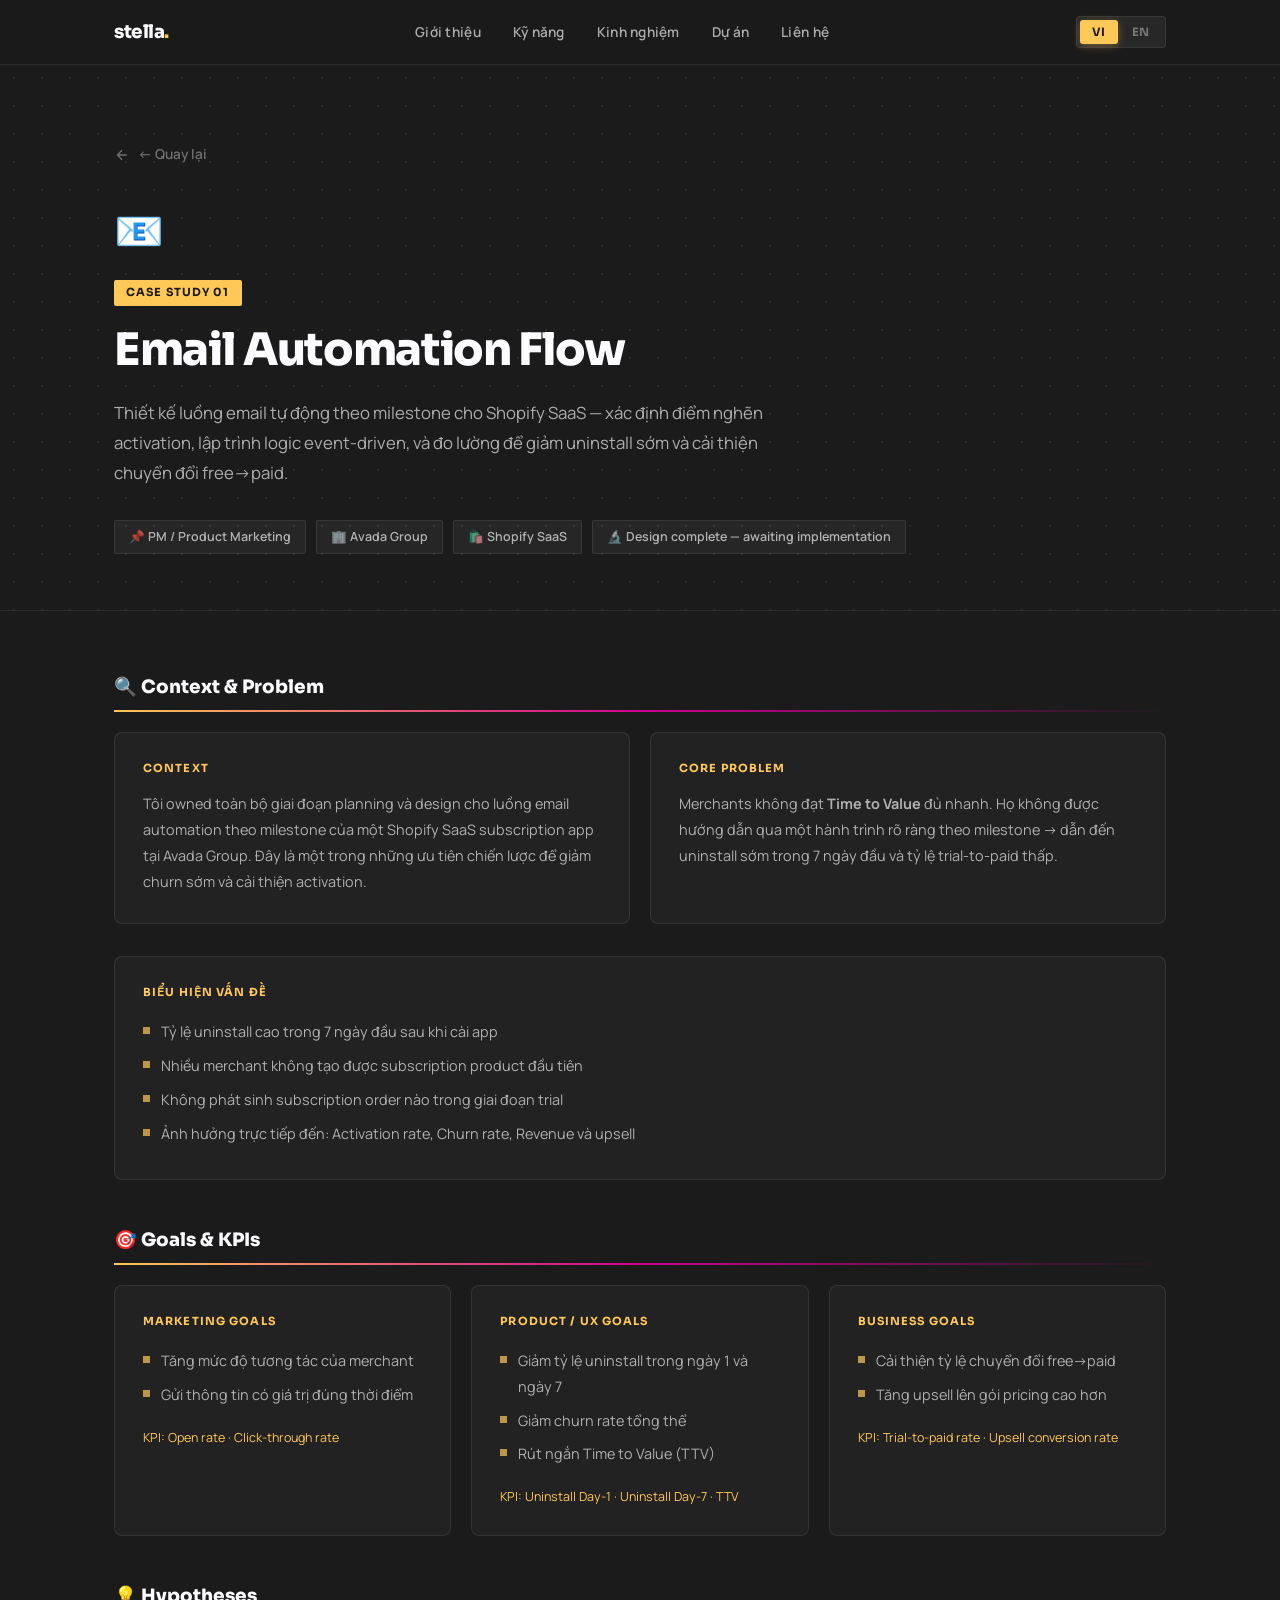
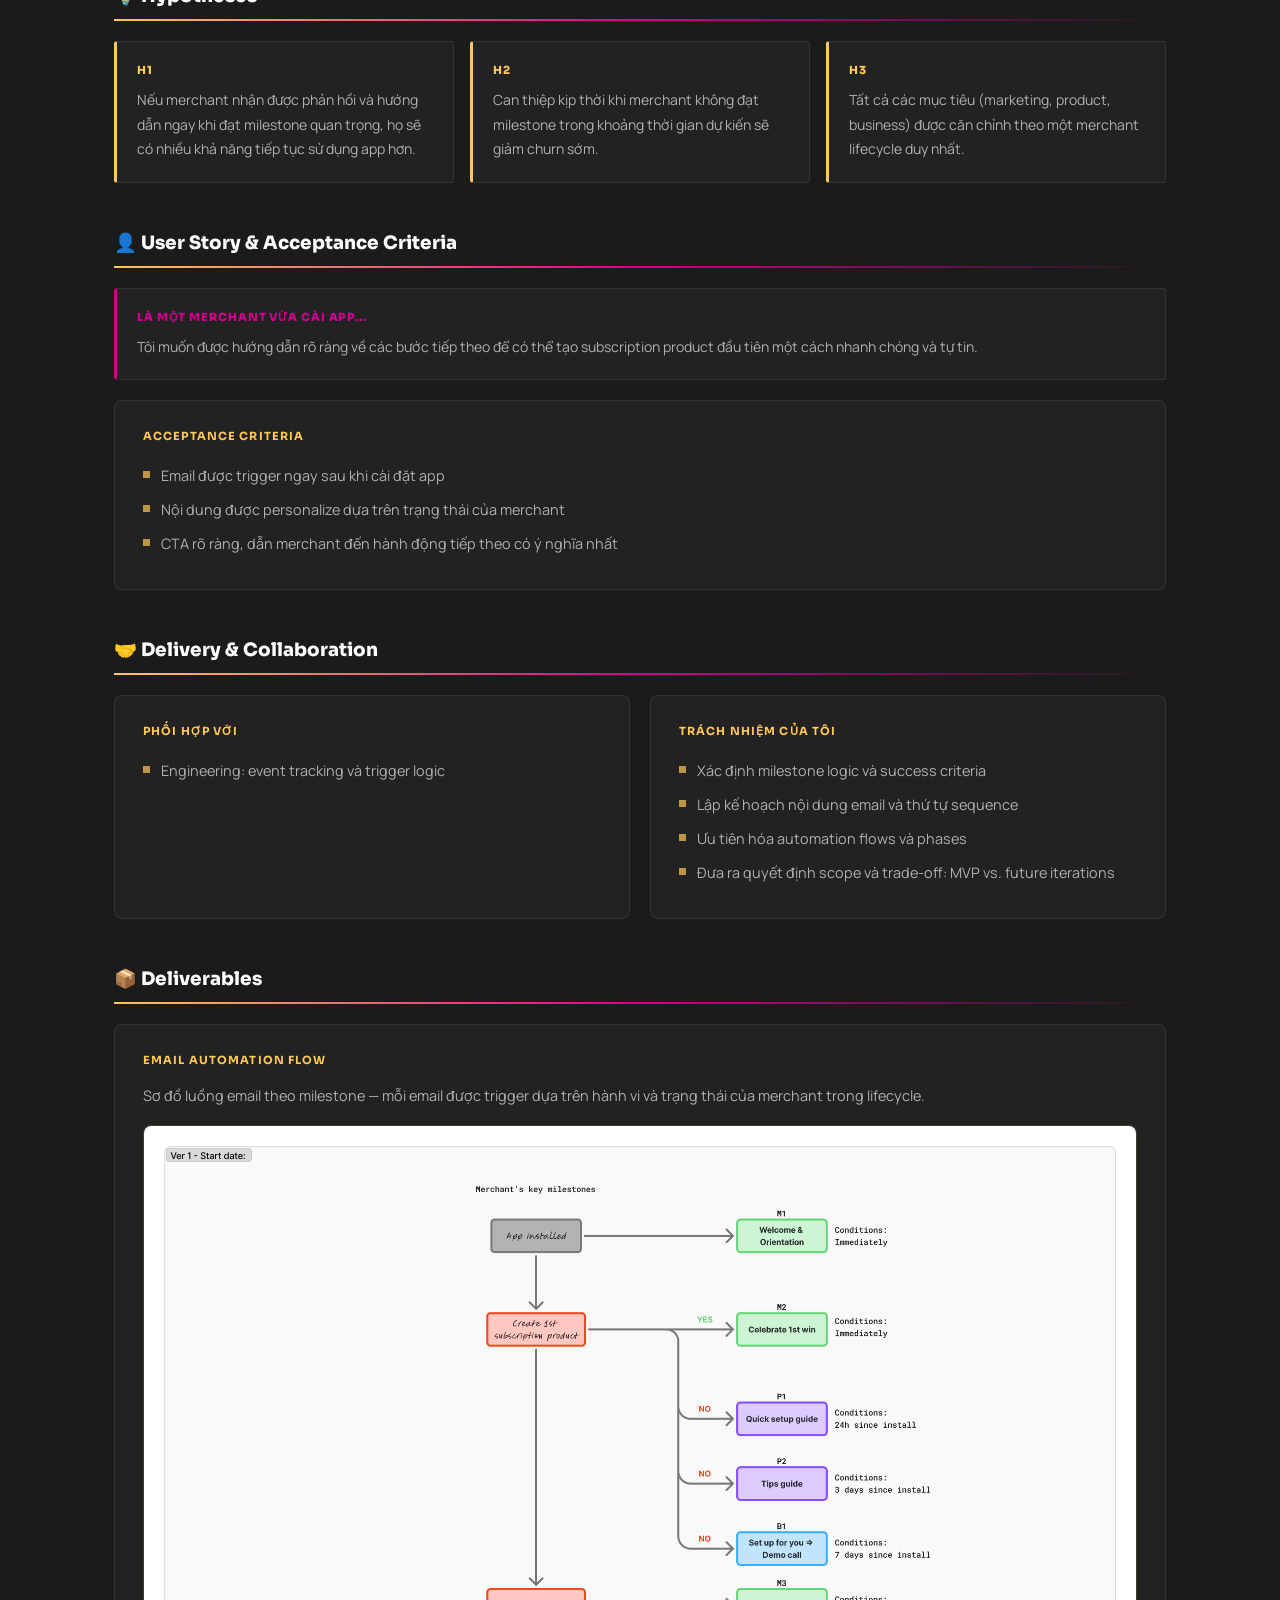
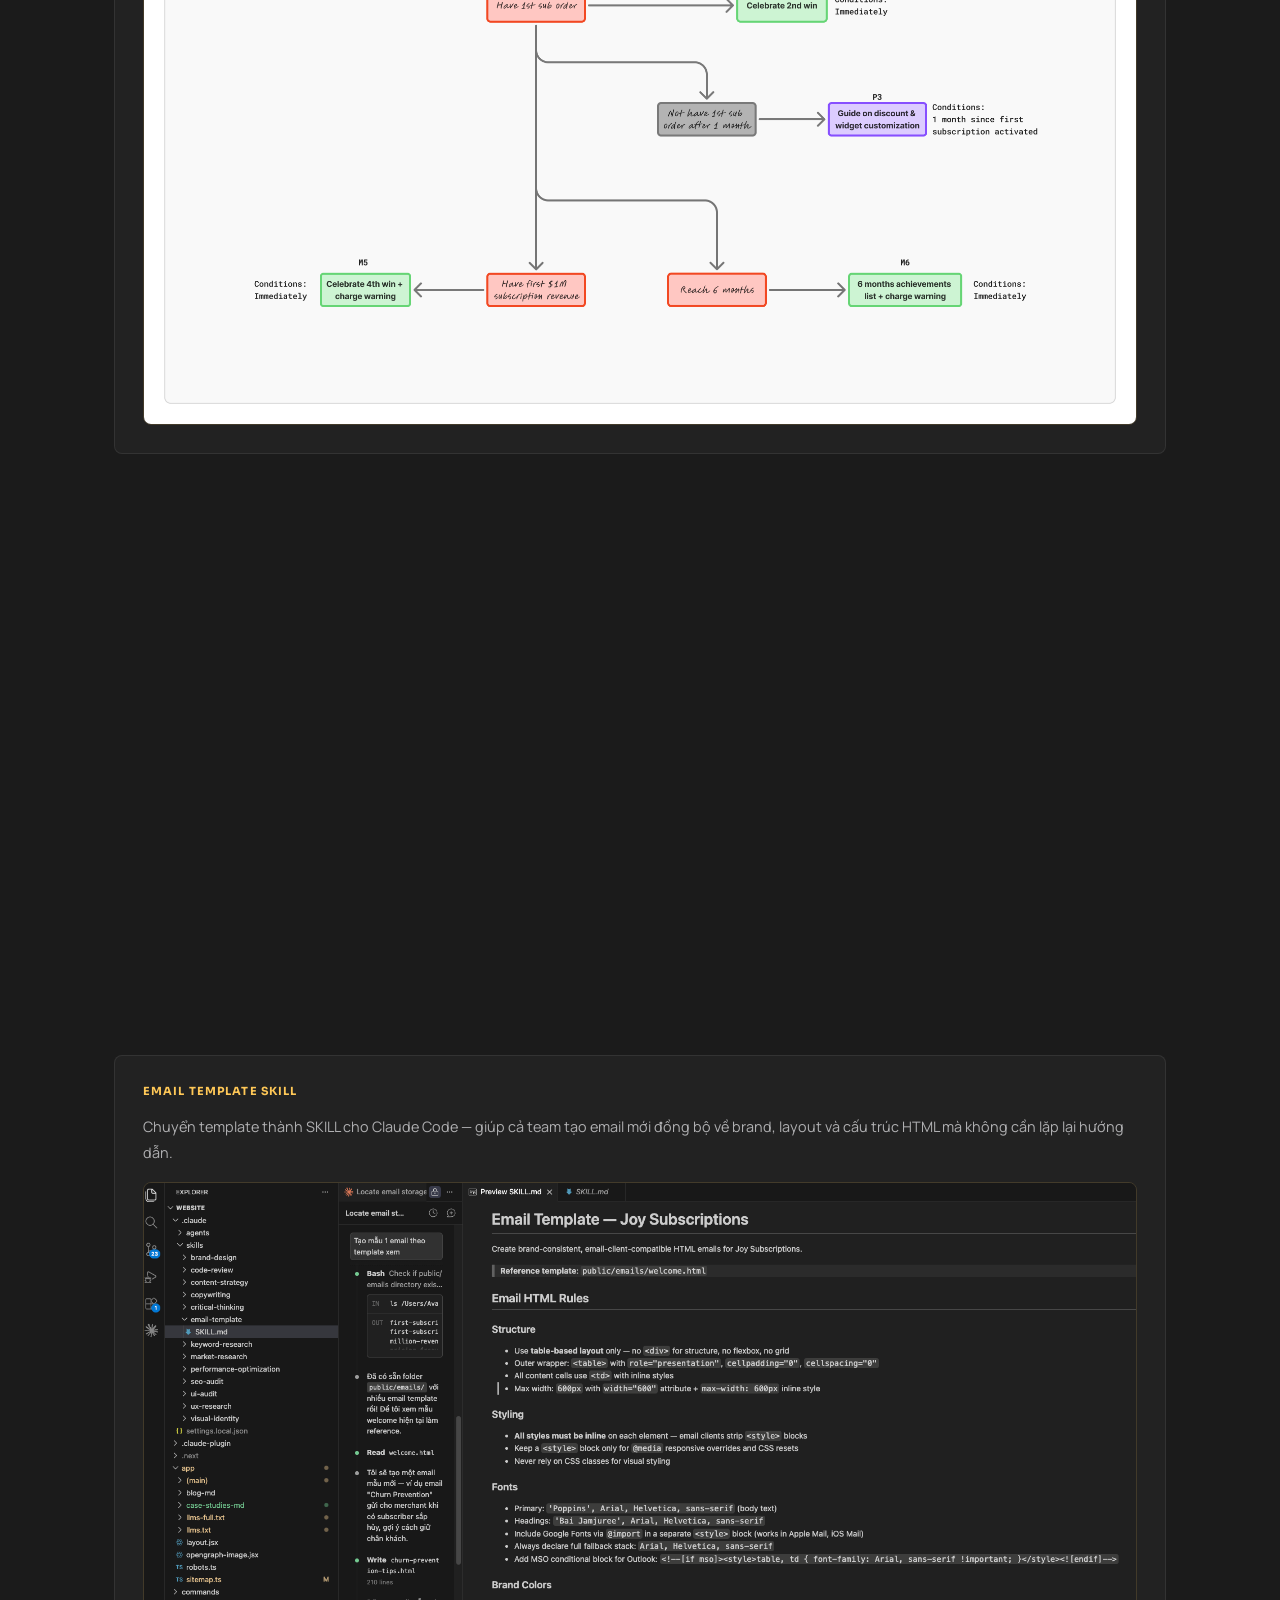
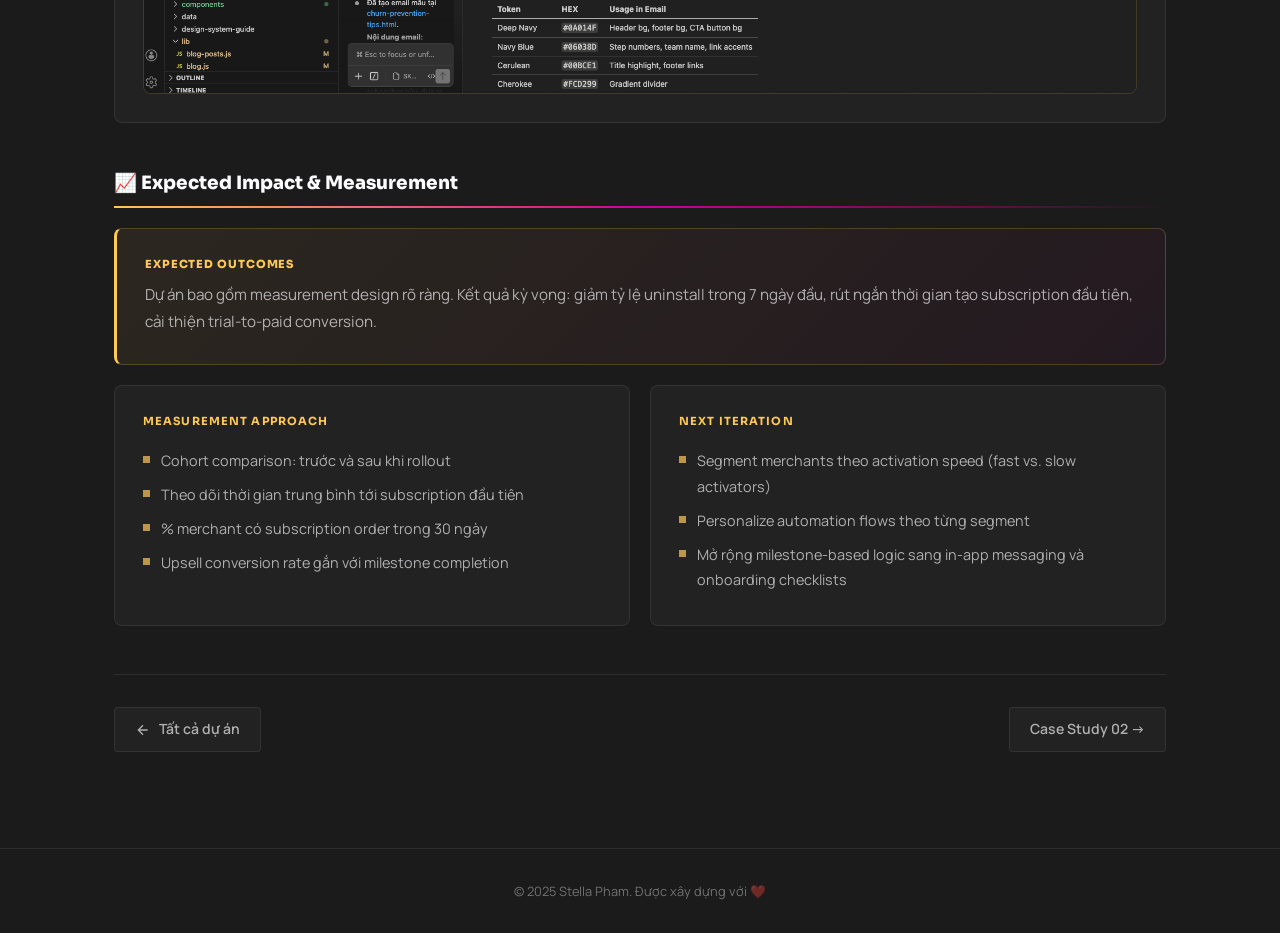
<file: projects/email-automation-flow.html>
<!DOCTYPE html>
<html lang="vi">
<head>
  <meta charset="UTF-8" />
  <meta name="viewport" content="width=device-width, initial-scale=1.0" />
  <!-- Google tag (gtag.js) -->
  <script async src="https://www.googletagmanager.com/gtag/js?id=G-910F1MGZ9N"></script>
  <script>
    window.dataLayer = window.dataLayer || [];
    function gtag(){dataLayer.push(arguments);}
    gtag('js', new Date());
    gtag('config', 'G-910F1MGZ9N');
  </script>
  <title>Email Automation Flow — Stella Pham</title>
  <link rel="preconnect" href="https://fonts.googleapis.com" />
  <link rel="preconnect" href="https://fonts.gstatic.com" crossorigin />
  <link href="https://fonts.googleapis.com/css2?family=Sora:wght@400;500;600;700;800&family=Manrope:wght@400;500;600;700;800&display=swap" rel="stylesheet" />
  <link rel="stylesheet" href="../css/style.css" />
</head>
<body class="detail-page">

<!-- NAV -->
<nav>
  <div class="nav-inner">
    <a href="../index.html" class="nav-logo">stella<span>.</span></a>
    <ul class="nav-links">
      <li><a href="../index.html#about" class="nav-link" id="nav-about">Giới thiệu</a></li>
      <li><a href="../index.html#skills" class="nav-link" id="nav-skills">Kỹ năng</a></li>
      <li><a href="../index.html#experience" class="nav-link" id="nav-exp">Kinh nghiệm</a></li>
      <li><a href="../index.html#projects" class="nav-link" id="nav-proj">Dự án</a></li>
      <li><a href="../index.html#contact" class="nav-link" id="nav-contact">Liên hệ</a></li>
    </ul>
    <div class="lang-toggle">
      <button class="lang-btn active" data-lang="vi">VI</button>
      <button class="lang-btn" data-lang="en">EN</button>
    </div>
  </div>
</nav>

<!-- HERO -->
<div class="detail-hero">
  <div class="container">
    <a href="../index.html#projects" class="detail-back">
      <svg viewBox="0 0 24 24" fill="none" stroke="currentColor" stroke-width="2"><path d="M19 12H5M12 5l-7 7 7 7"/></svg>
      <span id="back-text">Quay lại</span>
    </a>
    <div class="detail-icon">📧</div>
    <div class="detail-tag" id="case-tag">Case Study 01</div>
    <h1 class="detail-title" id="detail-title">Email Automation Flow</h1>
    <p class="detail-summary" id="detail-summary">
      Thiết kế luồng email tự động theo milestone cho Shopify SaaS — xác định điểm nghẽn activation, lập trình logic event-driven, và đo lường để giảm uninstall sớm và cải thiện chuyển đổi free→paid.
    </p>
    <div class="detail-meta">
      <span class="detail-meta-tag" id="meta-role">📌 PM / Product Marketing</span>
      <span class="detail-meta-tag">🏢 Avada Group</span>
      <span class="detail-meta-tag">🛍️ Shopify SaaS</span>
      <span class="detail-meta-tag" id="meta-status">🔬 Design complete — awaiting implementation</span>
    </div>
  </div>
</div>

<!-- BODY -->
<div class="detail-body">
  <div class="container">

    <!-- CONTEXT + PROBLEM -->
    <div class="detail-section">
      <h2 class="detail-section-title" id="sec-context">🔍 Context & Problem</h2>
      <div class="detail-grid fade-in">
        <div class="detail-card">
          <h3 id="card-context-title">Context</h3>
          <p id="card-context-body">Tôi owned toàn bộ giai đoạn planning và design cho luồng email automation theo milestone của một Shopify SaaS subscription app tại Avada Group. Đây là một trong những ưu tiên chiến lược để giảm churn sớm và cải thiện activation.</p>
        </div>
        <div class="detail-card">
          <h3 id="card-problem-title">Core Problem</h3>
          <p id="card-problem-body">Merchants không đạt <strong>Time to Value</strong> đủ nhanh. Họ không được hướng dẫn qua một hành trình rõ ràng theo milestone → dẫn đến uninstall sớm trong 7 ngày đầu và tỷ lệ trial-to-paid thấp.</p>
        </div>
      </div>
      <div class="detail-card fade-in" style="margin-top:24px;">
        <h3 id="card-symptoms-title">Biểu hiện vấn đề</h3>
        <ul>
          <li id="sym1">Tỷ lệ uninstall cao trong 7 ngày đầu sau khi cài app</li>
          <li id="sym2">Nhiều merchant không tạo được subscription product đầu tiên</li>
          <li id="sym3">Không phát sinh subscription order nào trong giai đoạn trial</li>
          <li id="sym4">Ảnh hưởng trực tiếp đến: Activation rate, Churn rate, Revenue và upsell</li>
        </ul>
      </div>
    </div>

    <!-- GOALS & KPIs -->
    <div class="detail-section">
      <h2 class="detail-section-title" id="sec-goals">🎯 Goals & KPIs</h2>
      <div class="detail-grid detail-grid-3 fade-in">
        <div class="detail-card">
          <h3 id="goal-marketing-title">Marketing Goals</h3>
          <ul>
            <li id="mg1">Tăng mức độ tương tác của merchant</li>
            <li id="mg2">Gửi thông tin có giá trị đúng thời điểm</li>
          </ul>
          <div style="margin-top:16px; font-size:0.78rem; color:var(--accent);">
            KPI: Open rate · Click-through rate
          </div>
        </div>
        <div class="detail-card">
          <h3 id="goal-product-title">Product / UX Goals</h3>
          <ul>
            <li id="pg1">Giảm tỷ lệ uninstall trong ngày 1 và ngày 7</li>
            <li id="pg2">Giảm churn rate tổng thể</li>
            <li id="pg3">Rút ngắn Time to Value (TTV)</li>
          </ul>
          <div style="margin-top:16px; font-size:0.78rem; color:var(--accent);">
            KPI: Uninstall Day-1 · Uninstall Day-7 · TTV
          </div>
        </div>
        <div class="detail-card">
          <h3 id="goal-business-title">Business Goals</h3>
          <ul>
            <li id="bg1">Cải thiện tỷ lệ chuyển đổi free→paid</li>
            <li id="bg2">Tăng upsell lên gói pricing cao hơn</li>
          </ul>
          <div style="margin-top:16px; font-size:0.78rem; color:var(--accent);">
            KPI: Trial-to-paid rate · Upsell conversion rate
          </div>
        </div>
      </div>
    </div>

    <!-- HYPOTHESES -->
    <div class="detail-section">
      <h2 class="detail-section-title" id="sec-hypo">💡 Hypotheses</h2>
      <div class="hypothesis-grid fade-in">
        <div class="hypothesis-card">
          <div class="hypothesis-label">H1</div>
          <p id="h1">Nếu merchant nhận được phản hồi và hướng dẫn ngay khi đạt milestone quan trọng, họ sẽ có nhiều khả năng tiếp tục sử dụng app hơn.</p>
        </div>
        <div class="hypothesis-card">
          <div class="hypothesis-label">H2</div>
          <p id="h2">Can thiệp kịp thời khi merchant không đạt milestone trong khoảng thời gian dự kiến sẽ giảm churn sớm.</p>
        </div>
        <div class="hypothesis-card">
          <div class="hypothesis-label">H3</div>
          <p id="h3">Tất cả các mục tiêu (marketing, product, business) được căn chỉnh theo một merchant lifecycle duy nhất — đảm bảo nhất quán trong toàn bộ hành trình.</p>
        </div>
      </div>
    </div>

    <!-- USER STORY -->
    <div class="detail-section">
      <h2 class="detail-section-title" id="sec-userstory">👤 User Story & Acceptance Criteria</h2>
      <div class="user-story-list fade-in">
        <div class="user-story-card">
          <div class="user-story-role" id="us-role">As a merchant who has just installed the app...</div>
          <p id="us-story">Tôi muốn được hướng dẫn rõ ràng về các bước tiếp theo để tôi có thể tạo subscription product đầu tiên một cách nhanh chóng và tự tin.</p>
        </div>
      </div>
      <div class="detail-card fade-in" style="margin-top:20px;">
        <h3 id="ac-title">Acceptance Criteria</h3>
        <ul>
          <li id="ac1">Email được trigger ngay sau khi cài đặt app</li>
          <li id="ac2">Nội dung được personalize dựa trên trạng thái của merchant</li>
          <li id="ac3">CTA rõ ràng, dẫn merchant đến hành động tiếp theo có ý nghĩa nhất</li>
        </ul>
      </div>
    </div>

    <!-- COLLABORATION -->
    <div class="detail-section">
      <h2 class="detail-section-title" id="sec-collab">🤝 Delivery & Collaboration</h2>
      <div class="detail-grid fade-in">
        <div class="detail-card">
          <h3 id="collab-with-title">Phối hợp với</h3>
          <ul>
            <li id="collab1">Engineering: event tracking và trigger logic</li>
          </ul>
        </div>
        <div class="detail-card">
          <h3 id="my-role-title">Trách nhiệm của tôi</h3>
          <ul>
            <li id="resp1">Xác định milestone logic và success criteria</li>
            <li id="resp2">Lập kế hoạch nội dung email và thứ tự sequence</li>
            <li id="resp3">Ưu tiên hóa automation flows và phases</li>
            <li id="resp4">Đưa ra quyết định scope và trade-off: MVP vs. future iterations</li>
          </ul>
        </div>
      </div>
    </div>

    <!-- DELIVERABLES -->
    <div class="detail-section">
      <h2 class="detail-section-title" id="sec-deliverables">📦 Deliverables</h2>

      <div class="detail-card fade-in" style="margin-bottom:24px;">
        <h3 id="deliverable-flow-title">Email Automation Flow</h3>
        <p id="deliverable-flow-desc" style="margin-bottom:16px;">Sơ đồ luồng email theo milestone — mỗi email được trigger dựa trên hành vi và trạng thái của merchant trong lifecycle.</p>
        <div style="border-radius:var(--radius-lg); overflow:hidden; border:1px solid rgba(255,200,87,0.15);">
          <img src="../assets/projects/email-flow.png" alt="Email Automation Flow Diagram" style="width:100%; display:block;" />
        </div>
      </div>

      <div class="detail-card fade-in" style="margin-bottom:24px;">
        <h3 id="deliverable-template-title">Email Template (HTML)</h3>
        <p id="deliverable-template-desc" style="margin-bottom:16px;">Welcome email template — thiết kế theo brand guidelines của Joy Subscriptions, tương thích với các email client phổ biến.</p>
        <div style="border-radius:var(--radius-lg); overflow:hidden; border:1px solid rgba(255,200,87,0.15); background:#f5f5f5;">
          <img src="../assets/projects/email-template.png" alt="Welcome Email Template" style="width:100%; max-width:600px; display:block; margin:0 auto;" />
        </div>
      </div>

      <div class="detail-card fade-in">
        <h3 id="deliverable-skill-title">Email Template SKILL</h3>
        <p id="deliverable-skill-desc" style="margin-bottom:16px;">Chuyển template thành SKILL cho Claude Code — giúp cả team tạo email mới đồng bộ về brand, layout và cấu trúc HTML mà không cần lặp lại hướng dẫn.</p>
        <div style="border-radius:var(--radius-lg); overflow:hidden; border:1px solid rgba(255,200,87,0.15);">
          <img src="../assets/projects/email-skill.png" alt="Email Template SKILL for Claude Code" style="width:100%; display:block;" />
        </div>
      </div>
    </div>

    <!-- IMPACT -->
    <div class="detail-section">
      <h2 class="detail-section-title" id="sec-impact">📈 Expected Impact & Measurement</h2>
      <div class="impact-highlight fade-in">
        <h3 id="expected-title">Expected Outcomes</h3>
        <p id="expected-body">Dự án bao gồm measurement design rõ ràng. Kết quả kỳ vọng: giảm tỷ lệ uninstall trong 7 ngày đầu, rút ngắn thời gian tạo subscription đầu tiên, cải thiện trial-to-paid conversion.</p>
      </div>
      <div class="detail-grid fade-in">
        <div class="detail-card">
          <h3 id="measure-title">Measurement Approach</h3>
          <ul>
            <li id="m1">Cohort comparison: trước và sau khi rollout</li>
            <li id="m2">Theo dõi thời gian trung bình tới subscription đầu tiên</li>
            <li id="m3">% merchant có subscription order trong 30 ngày</li>
            <li id="m4">Upsell conversion rate gắn với milestone completion</li>
          </ul>
        </div>
        <div class="detail-card">
          <h3 id="next-title">Next Iteration</h3>
          <ul>
            <li id="n1">Segment merchants theo activation speed (fast vs. slow activators)</li>
            <li id="n2">Personalize automation flows theo từng segment</li>
            <li id="n3">Mở rộng milestone-based logic sang in-app messaging và onboarding checklists</li>
          </ul>
        </div>
      </div>
    </div>

    <!-- NAV -->
    <div class="detail-nav">
      <a href="../index.html#projects">
        <svg width="16" height="16" viewBox="0 0 24 24" fill="none" stroke="currentColor" stroke-width="2"><path d="M19 12H5M12 5l-7 7 7 7"/></svg>
        <span id="back-all">Tất cả dự án</span>
      </a>
      <a href="cross-app-promotion-dashboard.html">
        <span id="next-proj">Case Study 02 →</span>
      </a>
    </div>

  </div>
</div>

<footer>
  <p id="footer-text">© 2025 Stella Pham. Built with ❤️</p>
</footer>

<script src="../js/main.js"></script>
<script>
// Detail page language overrides
const detailI18n = {
  vi: {
    back: '← Quay lại',
    backAll: 'Tất cả dự án',
    nextProj: 'Case Study 02 →',
    caseTag: 'Case Study 01',
    summary: 'Thiết kế luồng email tự động theo milestone cho Shopify SaaS — xác định điểm nghẽn activation, lập trình logic event-driven, và đo lường để giảm uninstall sớm và cải thiện chuyển đổi free→paid.',
    metaRole: '📌 PM / Product Marketing',
    metaStatus: '🔬 Design complete — awaiting implementation',
    secContext: '🔍 Context & Problem',
    cardContextTitle: 'Context',
    cardContextBody: 'Tôi owned toàn bộ giai đoạn planning và design cho luồng email automation theo milestone của một Shopify SaaS subscription app tại Avada Group. Đây là một trong những ưu tiên chiến lược để giảm churn sớm và cải thiện activation.',
    cardProblemTitle: 'Core Problem',
    cardProblemBody: 'Merchants không đạt <strong>Time to Value</strong> đủ nhanh. Họ không được hướng dẫn qua một hành trình rõ ràng theo milestone → dẫn đến uninstall sớm trong 7 ngày đầu và tỷ lệ trial-to-paid thấp.',
    cardSymptomsTitle: 'Biểu hiện vấn đề',
    sym: ['Tỷ lệ uninstall cao trong 7 ngày đầu sau khi cài app','Nhiều merchant không tạo được subscription product đầu tiên','Không phát sinh subscription order nào trong giai đoạn trial','Ảnh hưởng trực tiếp đến: Activation rate, Churn rate, Revenue và upsell'],
    secGoals: '🎯 Goals & KPIs',
    goalMarketing: 'Marketing Goals', mg: ['Tăng mức độ tương tác của merchant','Gửi thông tin có giá trị đúng thời điểm'],
    goalProduct: 'Product / UX Goals', pg: ['Giảm tỷ lệ uninstall trong ngày 1 và ngày 7','Giảm churn rate tổng thể','Rút ngắn Time to Value (TTV)'],
    goalBusiness: 'Business Goals', bg: ['Cải thiện tỷ lệ chuyển đổi free→paid','Tăng upsell lên gói pricing cao hơn'],
    secHypo: '💡 Hypotheses',
    h: [
      'Nếu merchant nhận được phản hồi và hướng dẫn ngay khi đạt milestone quan trọng, họ sẽ có nhiều khả năng tiếp tục sử dụng app hơn.',
      'Can thiệp kịp thời khi merchant không đạt milestone trong khoảng thời gian dự kiến sẽ giảm churn sớm.',
      'Tất cả các mục tiêu (marketing, product, business) được căn chỉnh theo một merchant lifecycle duy nhất.'
    ],
    secUserStory: '👤 User Story & Acceptance Criteria',
    usRole: 'Là một merchant vừa cài app...',
    usStory: 'Tôi muốn được hướng dẫn rõ ràng về các bước tiếp theo để có thể tạo subscription product đầu tiên một cách nhanh chóng và tự tin.',
    acTitle: 'Acceptance Criteria',
    ac: ['Email được trigger ngay sau khi cài đặt app','Nội dung được personalize dựa trên trạng thái của merchant','CTA rõ ràng, dẫn merchant đến hành động tiếp theo có ý nghĩa nhất'],
    secCollab: '🤝 Delivery & Collaboration',
    collabWithTitle: 'Phối hợp với',
    collab: ['Engineering: event tracking và trigger logic'],
    myRoleTitle: 'Trách nhiệm của tôi',
    resp: ['Xác định milestone logic và success criteria','Lập kế hoạch nội dung email và thứ tự sequence','Ưu tiên hóa automation flows và phases','Đưa ra quyết định scope và trade-off: MVP vs. future iterations'],
    secDeliverables: '📦 Deliverables',
    deliverableFlowTitle: 'Email Automation Flow',
    deliverableFlowDesc: 'Sơ đồ luồng email theo milestone — mỗi email được trigger dựa trên hành vi và trạng thái của merchant trong lifecycle.',
    deliverableTemplateTitle: 'Email Template (HTML)',
    deliverableTemplateDesc: 'Welcome email template — thiết kế theo brand guidelines của Joy Subscriptions, tương thích với các email client phổ biến.',
    deliverableSkillTitle: 'Email Template SKILL',
    deliverableSkillDesc: 'Chuyển template thành SKILL cho Claude Code — giúp cả team tạo email mới đồng bộ về brand, layout và cấu trúc HTML mà không cần lặp lại hướng dẫn.',
    secImpact: '📈 Expected Impact & Measurement',
    expectedTitle: 'Expected Outcomes',
    expectedBody: 'Dự án bao gồm measurement design rõ ràng. Kết quả kỳ vọng: giảm tỷ lệ uninstall trong 7 ngày đầu, rút ngắn thời gian tạo subscription đầu tiên, cải thiện trial-to-paid conversion.',
    measureTitle: 'Measurement Approach',
    measure: ['Cohort comparison: trước và sau khi rollout','Theo dõi thời gian trung bình tới subscription đầu tiên','% merchant có subscription order trong 30 ngày','Upsell conversion rate gắn với milestone completion'],
    nextTitle: 'Next Iteration',
    next: ['Segment merchants theo activation speed (fast vs. slow activators)','Personalize automation flows theo từng segment','Mở rộng milestone-based logic sang in-app messaging và onboarding checklists'],
  },
  en: {
    back: '← Back',
    backAll: 'All Projects',
    nextProj: 'Case Study 02 →',
    caseTag: 'Case Study 01',
    summary: 'Designed a milestone-based email automation flow for a Shopify SaaS product — identified activation bottlenecks, defined event-driven trigger logic, and built a measurement framework to reduce early uninstalls and improve free-to-paid conversion.',
    metaRole: '📌 PM / Product Marketing',
    metaStatus: '🔬 Design complete — awaiting implementation',
    secContext: '🔍 Context & Problem',
    cardContextTitle: 'Context',
    cardContextBody: 'I owned the full planning and design phase for a milestone-based email automation flow for a Shopify SaaS subscription app at Avada Group. This was a strategic priority to reduce early churn and improve activation.',
    cardProblemTitle: 'Core Problem',
    cardProblemBody: 'Merchants were not reaching <strong>Time to Value</strong> fast enough. They were not guided through a clear, milestone-based journey → leading to early uninstalls within the first 7 days and low trial-to-paid conversion.',
    cardSymptomsTitle: 'Symptoms',
    sym: ['High uninstall rate within the first 7 days of installation','Many merchants never create their first subscription product','No subscription orders generated during the trial period','Direct impact on: Activation rate, Churn rate, Revenue and upsell'],
    secGoals: '🎯 Goals & KPIs',
    goalMarketing: 'Marketing Goals', mg: ['Increase merchant engagement','Deliver timely and valuable information'],
    goalProduct: 'Product / UX Goals', pg: ['Reduce Day-1 and Day-7 uninstall rates','Reduce overall churn rate','Shorten Time to Value (TTV)'],
    goalBusiness: 'Business Goals', bg: ['Improve free-to-paid conversion rate','Increase upsell to higher pricing plans'],
    secHypo: '💡 Hypotheses',
    h: [
      'If merchants receive immediate feedback and guidance when reaching key milestones, they are more likely to continue using the app.',
      'Timely intervention when merchants fail to reach milestones within expected timeframes will reduce early churn.',
      'All goals are aligned along a single merchant lifecycle — ensuring consistency throughout the entire journey.'
    ],
    secUserStory: '👤 User Story & Acceptance Criteria',
    usRole: 'As a merchant who has just installed the app...',
    usStory: 'I want clear guidance on my next steps so that I can create my first subscription product quickly and confidently.',
    acTitle: 'Acceptance Criteria',
    ac: ['Email triggered immediately after installation','Content personalized based on merchant status','Clear CTA directing the merchant to the next meaningful action'],
    secCollab: '🤝 Delivery & Collaboration',
    collabWithTitle: 'Collaborated with',
    collab: ['Engineering: event tracking and trigger logic'],
    myRoleTitle: 'My Responsibilities',
    resp: ['Define milestone logic and success criteria','Plan email content and sequencing','Prioritize automation flows and phases','Make scope and trade-off decisions for MVP vs. future iterations'],
    secDeliverables: '📦 Deliverables',
    deliverableFlowTitle: 'Email Automation Flow',
    deliverableFlowDesc: 'Milestone-based email flow diagram — each email is triggered based on merchant behavior and lifecycle status.',
    deliverableTemplateTitle: 'Email Template (HTML)',
    deliverableTemplateDesc: 'Welcome email template — designed following Joy Subscriptions brand guidelines, compatible with major email clients.',
    deliverableSkillTitle: 'Email Template SKILL',
    deliverableSkillDesc: 'Converted the template into a Claude Code SKILL — enabling the whole team to generate brand-consistent emails without repeating instructions.',
    secImpact: '📈 Expected Impact & Measurement',
    expectedTitle: 'Expected Outcomes',
    expectedBody: 'The project includes a clear measurement design. Expected results: reduced uninstall rate within the first 7 days, shorter time to first subscription creation, improved trial-to-paid conversion.',
    measureTitle: 'Measurement Approach',
    measure: ['Cohort comparison before and after rollout','Track average time to first subscription creation','% of merchants with a first subscription order within 30 days','Upsell conversion rates tied to milestone completion'],
    nextTitle: 'Next Iteration',
    next: ['Segment merchants based on activation speed (fast vs. slow activators)','Personalize automation flows by segment','Extend milestone-based logic to in-app messaging and onboarding checklists'],
  }
};

function applyDetailLang(lang) {
  const t = detailI18n[lang];
  const setText = (id, html, isHTML) => {
    const el = document.getElementById(id);
    if (!el) return;
    if (isHTML) el.innerHTML = html; else el.textContent = html;
  };

  setText('back-text', t.back);
  setText('back-all', t.backAll);
  setText('next-proj', t.nextProj);
  setText('case-tag', t.caseTag);
  setText('detail-summary', t.summary);
  setText('meta-role', t.metaRole);
  setText('meta-status', t.metaStatus);
  setText('sec-context', t.secContext);
  setText('card-context-title', t.cardContextTitle);
  setText('card-context-body', t.cardContextBody, true);
  setText('card-problem-title', t.cardProblemTitle);
  setText('card-problem-body', t.cardProblemBody, true);
  setText('card-symptoms-title', t.cardSymptomsTitle);
  t.sym.forEach((s, i) => setText(`sym${i+1}`, s));
  setText('sec-goals', t.secGoals);
  setText('goal-marketing-title', t.goalMarketing);
  t.mg.forEach((s, i) => setText(`mg${i+1}`, s));
  setText('goal-product-title', t.goalProduct);
  t.pg.forEach((s, i) => setText(`pg${i+1}`, s));
  setText('goal-business-title', t.goalBusiness);
  t.bg.forEach((s, i) => setText(`bg${i+1}`, s));
  setText('sec-hypo', t.secHypo);
  t.h.forEach((s, i) => setText(`h${i+1}`, s));
  setText('sec-userstory', t.secUserStory);
  setText('us-role', t.usRole);
  setText('us-story', t.usStory);
  setText('ac-title', t.acTitle);
  t.ac.forEach((s, i) => setText(`ac${i+1}`, s));
  setText('sec-collab', t.secCollab);
  setText('collab-with-title', t.collabWithTitle);
  t.collab.forEach((s, i) => setText(`collab${i+1}`, s));
  setText('my-role-title', t.myRoleTitle);
  t.resp.forEach((s, i) => setText(`resp${i+1}`, s));
  setText('sec-deliverables', t.secDeliverables);
  setText('deliverable-flow-title', t.deliverableFlowTitle);
  setText('deliverable-flow-desc', t.deliverableFlowDesc);
  setText('deliverable-template-title', t.deliverableTemplateTitle);
  setText('deliverable-template-desc', t.deliverableTemplateDesc);
  setText('deliverable-skill-title', t.deliverableSkillTitle);
  setText('deliverable-skill-desc', t.deliverableSkillDesc);
  setText('sec-impact', t.secImpact);
  setText('expected-title', t.expectedTitle);
  setText('expected-body', t.expectedBody);
  setText('measure-title', t.measureTitle);
  t.measure.forEach((s, i) => setText(`m${i+1}`, s));
  setText('next-title', t.nextTitle);
  t.next.forEach((s, i) => setText(`n${i+1}`, s));

  // Nav labels
  const nl = i18n[lang].nav;
  setText('nav-about', nl.about);
  setText('nav-skills', nl.skills);
  setText('nav-exp', nl.experience);
  setText('nav-proj', nl.projects);
  setText('nav-contact', nl.contact);

  setText('footer-text', i18n[lang].footer);
}

// Override applyLang for this page
const _origApplyLang = window.__detailOverridden;
document.addEventListener('DOMContentLoaded', () => {
  const savedLang = localStorage.getItem('portfolio-lang') || 'vi';
  // override buttons
  document.querySelectorAll('.lang-btn').forEach(btn => {
    btn.classList.toggle('active', btn.dataset.lang === savedLang);
    btn.addEventListener('click', () => {
      const l = btn.dataset.lang;
      localStorage.setItem('portfolio-lang', l);
      document.querySelectorAll('.lang-btn').forEach(b => b.classList.toggle('active', b.dataset.lang === l));
      applyDetailLang(l);
    });
  });
  applyDetailLang(savedLang);
  observeFadeIn();
});
</script>
</body>
</html>
</file>
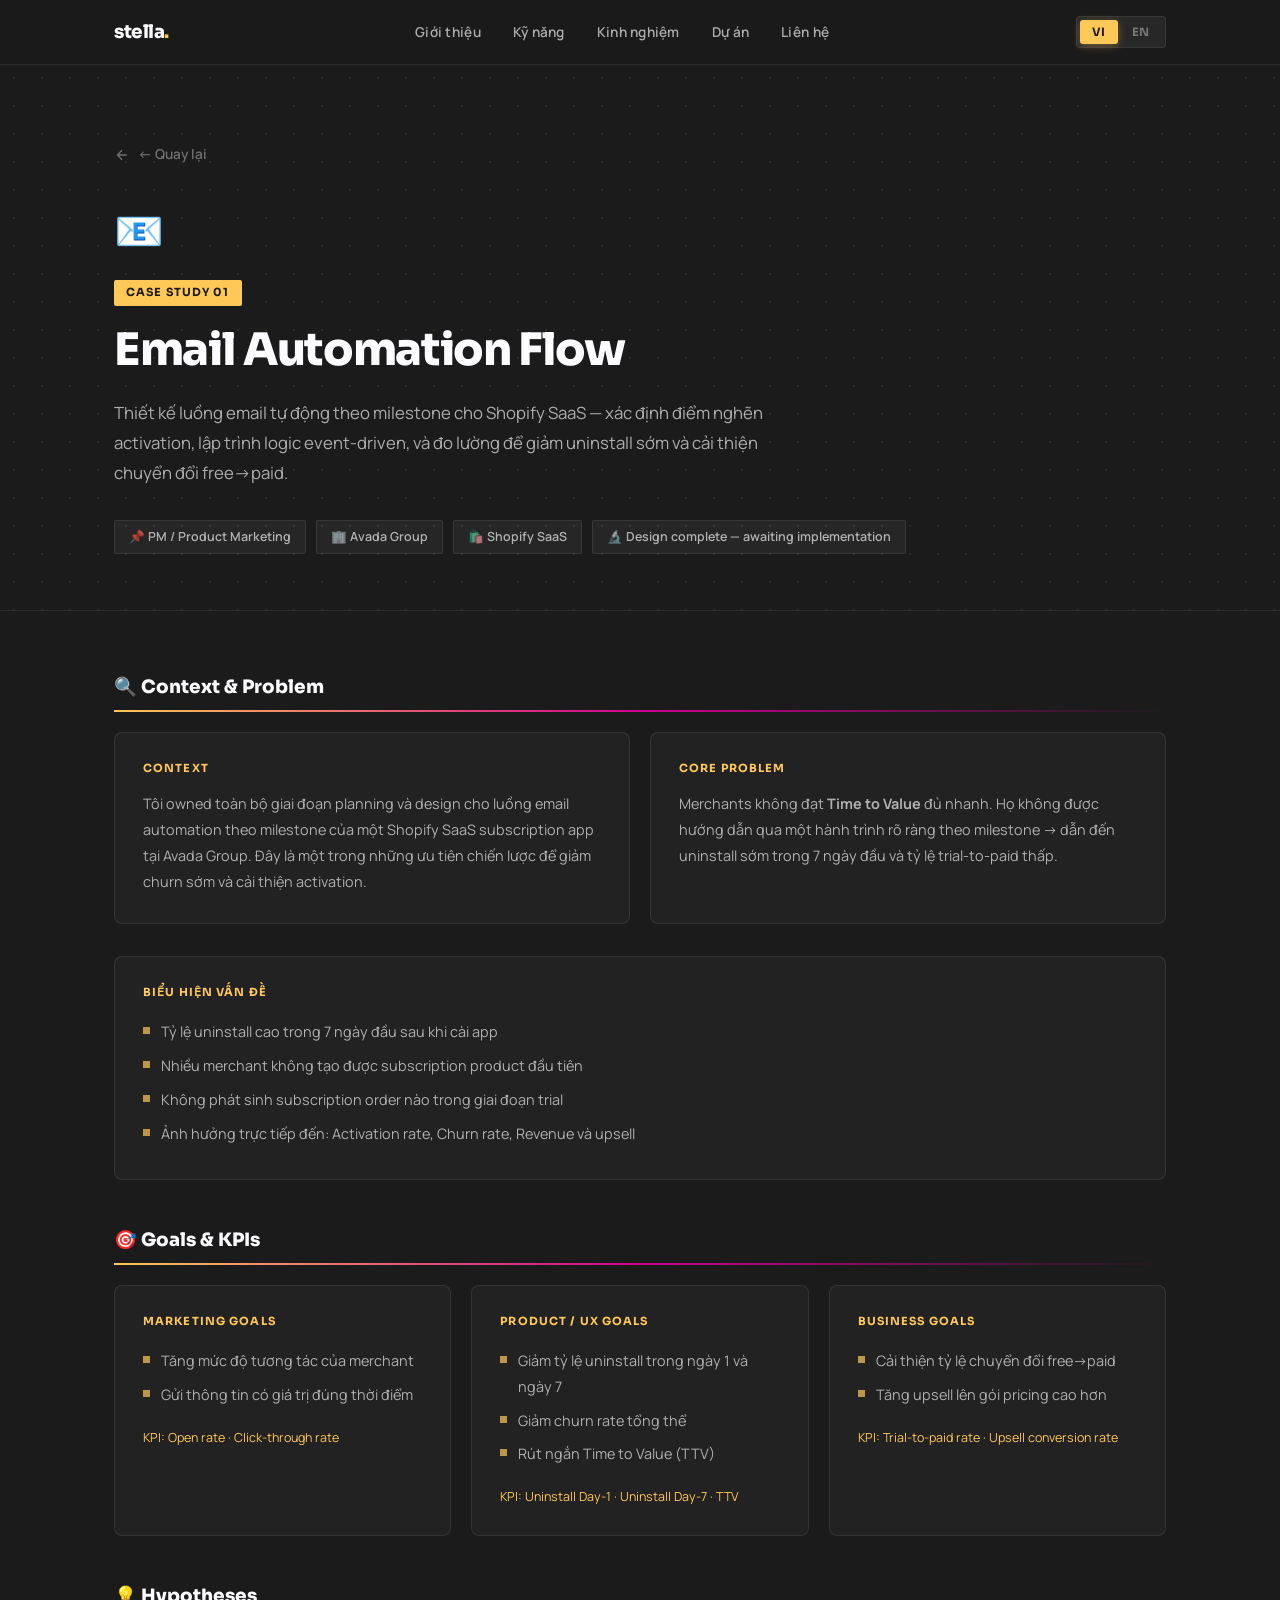
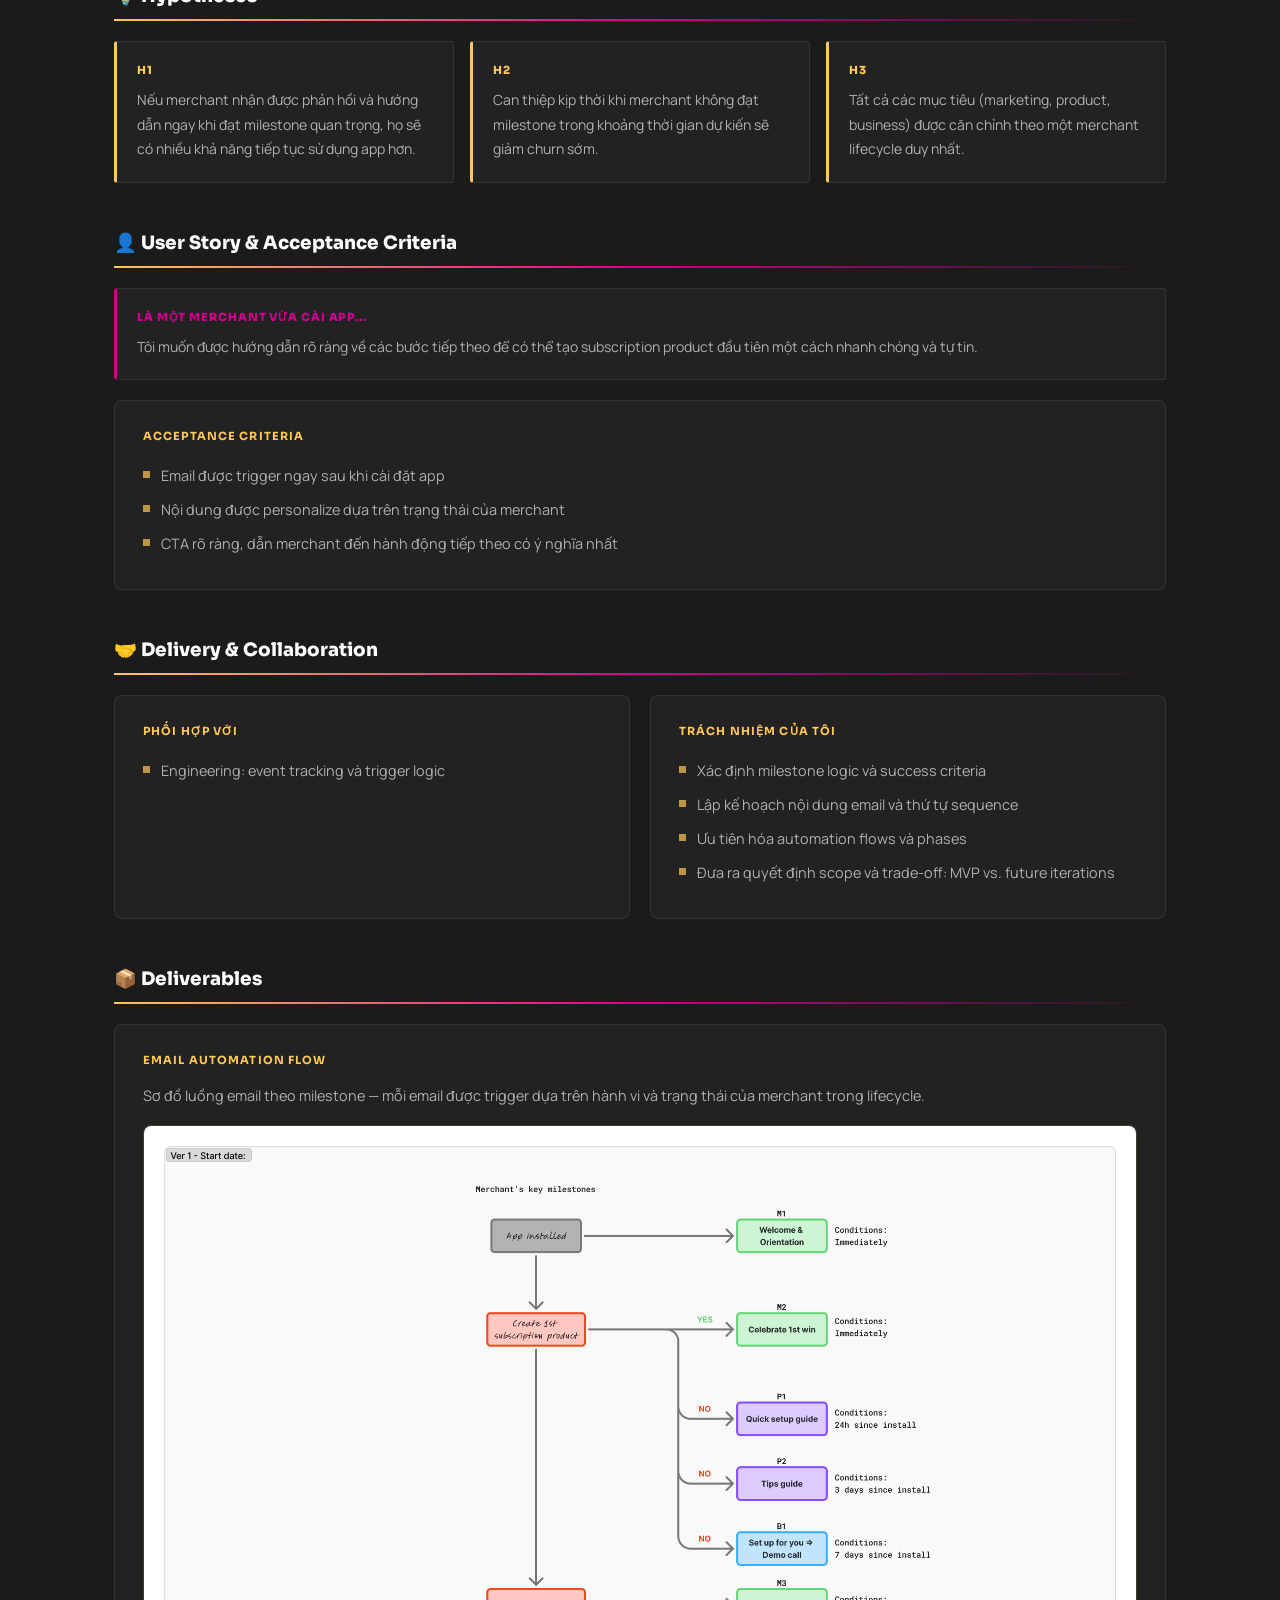
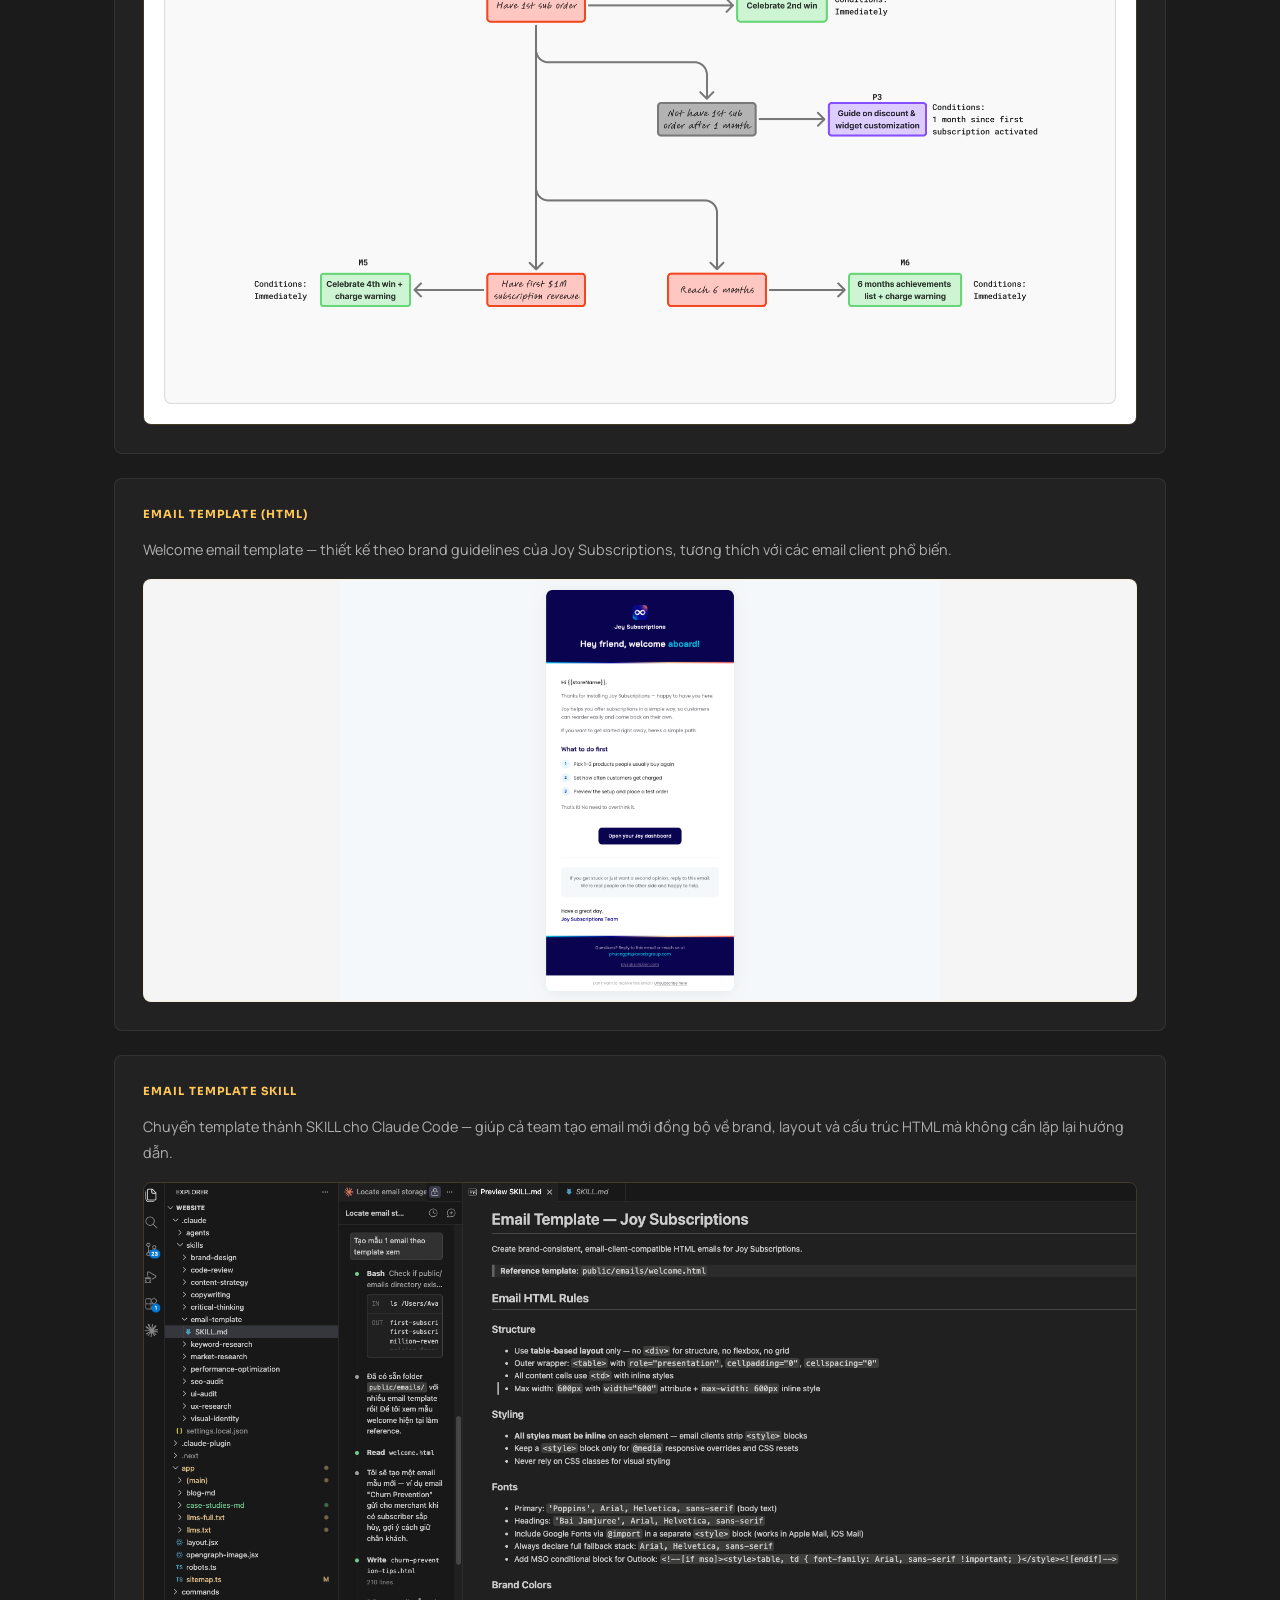
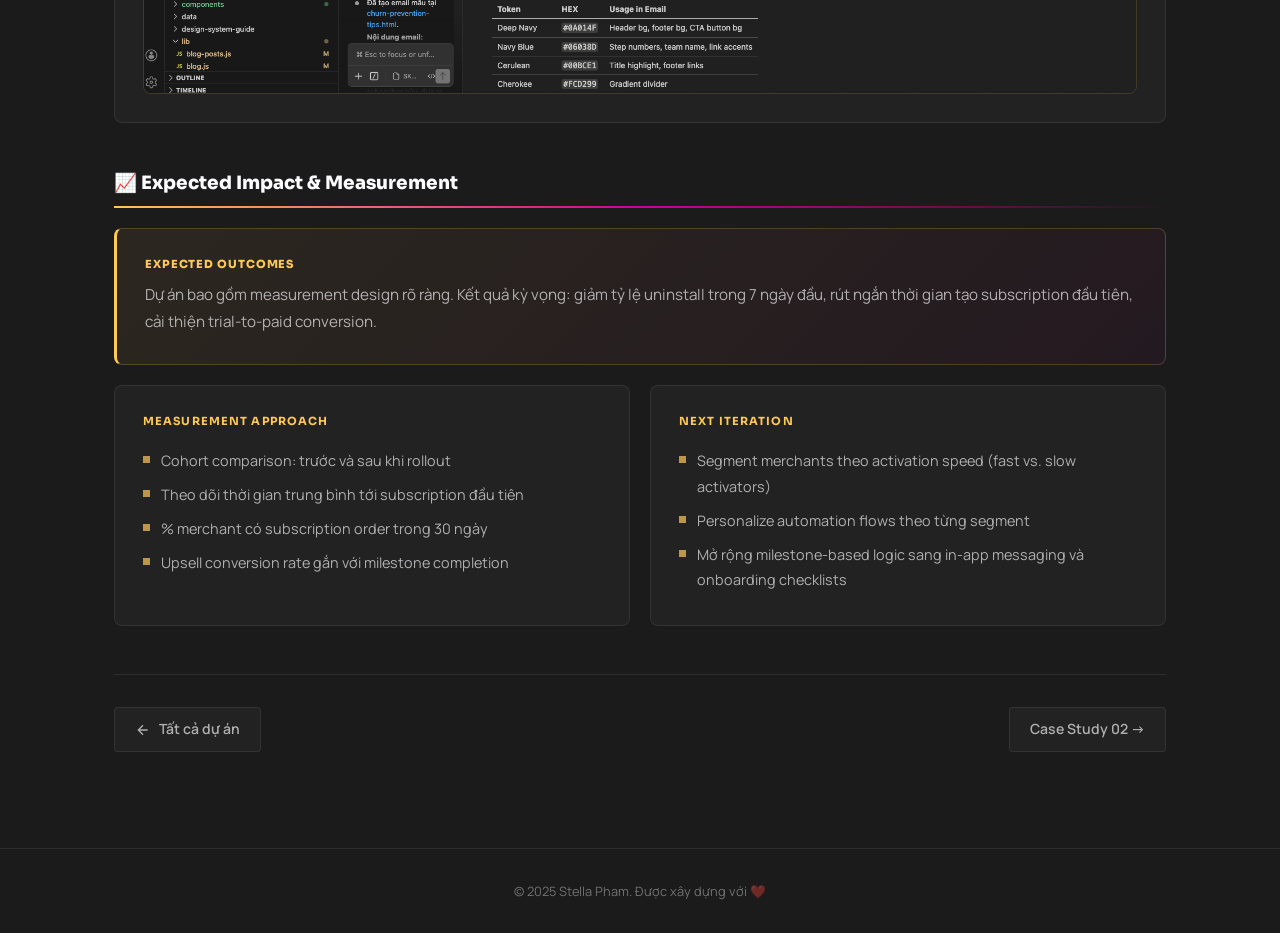
<file: projects/project-1.html>
<!DOCTYPE html>
<html lang="vi">
<head>
  <meta charset="UTF-8" />
  <meta name="viewport" content="width=device-width, initial-scale=1.0" />
  <title>Email Automation Flow — Stella Pham</title>
  <link rel="preconnect" href="https://fonts.googleapis.com" />
  <link rel="preconnect" href="https://fonts.gstatic.com" crossorigin />
  <link href="https://fonts.googleapis.com/css2?family=Sora:wght@400;500;600;700;800&family=Manrope:wght@400;500;600;700;800&display=swap" rel="stylesheet" />
  <link rel="stylesheet" href="../css/style.css" />
</head>
<body class="detail-page">

<!-- NAV -->
<nav>
  <div class="nav-inner">
    <a href="../index.html" class="nav-logo">stella<span>.</span></a>
    <ul class="nav-links">
      <li><a href="../index.html#about" class="nav-link" id="nav-about">Giới thiệu</a></li>
      <li><a href="../index.html#skills" class="nav-link" id="nav-skills">Kỹ năng</a></li>
      <li><a href="../index.html#experience" class="nav-link" id="nav-exp">Kinh nghiệm</a></li>
      <li><a href="../index.html#projects" class="nav-link" id="nav-proj">Dự án</a></li>
      <li><a href="../index.html#contact" class="nav-link" id="nav-contact">Liên hệ</a></li>
    </ul>
    <div class="lang-toggle">
      <button class="lang-btn active" data-lang="vi">VI</button>
      <button class="lang-btn" data-lang="en">EN</button>
    </div>
  </div>
</nav>

<!-- HERO -->
<div class="detail-hero">
  <div class="container">
    <a href="../index.html#projects" class="detail-back">
      <svg viewBox="0 0 24 24" fill="none" stroke="currentColor" stroke-width="2"><path d="M19 12H5M12 5l-7 7 7 7"/></svg>
      <span id="back-text">Quay lại</span>
    </a>
    <div class="detail-icon">📧</div>
    <div class="detail-tag" id="case-tag">Case Study 01</div>
    <h1 class="detail-title" id="detail-title">Email Automation Flow</h1>
    <p class="detail-summary" id="detail-summary">
      Thiết kế luồng email tự động theo milestone cho Shopify SaaS — xác định điểm nghẽn activation, lập trình logic event-driven, và đo lường để giảm uninstall sớm và cải thiện chuyển đổi free→paid.
    </p>
    <div class="detail-meta">
      <span class="detail-meta-tag" id="meta-role">📌 PM / Product Marketing</span>
      <span class="detail-meta-tag">🏢 Avada Group</span>
      <span class="detail-meta-tag">🛍️ Shopify SaaS</span>
      <span class="detail-meta-tag" id="meta-status">🔬 Design complete — awaiting implementation</span>
    </div>
  </div>
</div>

<!-- BODY -->
<div class="detail-body">
  <div class="container">

    <!-- CONTEXT + PROBLEM -->
    <div class="detail-section">
      <h2 class="detail-section-title" id="sec-context">🔍 Context & Problem</h2>
      <div class="detail-grid fade-in">
        <div class="detail-card">
          <h3 id="card-context-title">Context</h3>
          <p id="card-context-body">Tôi owned toàn bộ giai đoạn planning và design cho luồng email automation theo milestone của một Shopify SaaS subscription app tại Avada Group. Đây là một trong những ưu tiên chiến lược để giảm churn sớm và cải thiện activation.</p>
        </div>
        <div class="detail-card">
          <h3 id="card-problem-title">Core Problem</h3>
          <p id="card-problem-body">Merchants không đạt <strong>Time to Value</strong> đủ nhanh. Họ không được hướng dẫn qua một hành trình rõ ràng theo milestone → dẫn đến uninstall sớm trong 7 ngày đầu và tỷ lệ trial-to-paid thấp.</p>
        </div>
      </div>
      <div class="detail-card fade-in" style="margin-top:24px;">
        <h3 id="card-symptoms-title">Biểu hiện vấn đề</h3>
        <ul>
          <li id="sym1">Tỷ lệ uninstall cao trong 7 ngày đầu sau khi cài app</li>
          <li id="sym2">Nhiều merchant không tạo được subscription product đầu tiên</li>
          <li id="sym3">Không phát sinh subscription order nào trong giai đoạn trial</li>
          <li id="sym4">Ảnh hưởng trực tiếp đến: Activation rate, Churn rate, Revenue và upsell</li>
        </ul>
      </div>
    </div>

    <!-- GOALS & KPIs -->
    <div class="detail-section">
      <h2 class="detail-section-title" id="sec-goals">🎯 Goals & KPIs</h2>
      <div class="detail-grid detail-grid-3 fade-in">
        <div class="detail-card">
          <h3 id="goal-marketing-title">Marketing Goals</h3>
          <ul>
            <li id="mg1">Tăng mức độ tương tác của merchant</li>
            <li id="mg2">Gửi thông tin có giá trị đúng thời điểm</li>
          </ul>
          <div style="margin-top:16px; font-size:0.78rem; color:var(--accent);">
            KPI: Open rate · Click-through rate
          </div>
        </div>
        <div class="detail-card">
          <h3 id="goal-product-title">Product / UX Goals</h3>
          <ul>
            <li id="pg1">Giảm tỷ lệ uninstall trong ngày 1 và ngày 7</li>
            <li id="pg2">Giảm churn rate tổng thể</li>
            <li id="pg3">Rút ngắn Time to Value (TTV)</li>
          </ul>
          <div style="margin-top:16px; font-size:0.78rem; color:var(--accent);">
            KPI: Uninstall Day-1 · Uninstall Day-7 · TTV
          </div>
        </div>
        <div class="detail-card">
          <h3 id="goal-business-title">Business Goals</h3>
          <ul>
            <li id="bg1">Cải thiện tỷ lệ chuyển đổi free→paid</li>
            <li id="bg2">Tăng upsell lên gói pricing cao hơn</li>
          </ul>
          <div style="margin-top:16px; font-size:0.78rem; color:var(--accent);">
            KPI: Trial-to-paid rate · Upsell conversion rate
          </div>
        </div>
      </div>
    </div>

    <!-- HYPOTHESES -->
    <div class="detail-section">
      <h2 class="detail-section-title" id="sec-hypo">💡 Hypotheses</h2>
      <div class="hypothesis-grid fade-in">
        <div class="hypothesis-card">
          <div class="hypothesis-label">H1</div>
          <p id="h1">Nếu merchant nhận được phản hồi và hướng dẫn ngay khi đạt milestone quan trọng, họ sẽ có nhiều khả năng tiếp tục sử dụng app hơn.</p>
        </div>
        <div class="hypothesis-card">
          <div class="hypothesis-label">H2</div>
          <p id="h2">Can thiệp kịp thời khi merchant không đạt milestone trong khoảng thời gian dự kiến sẽ giảm churn sớm.</p>
        </div>
        <div class="hypothesis-card">
          <div class="hypothesis-label">H3</div>
          <p id="h3">Tất cả các mục tiêu (marketing, product, business) được căn chỉnh theo một merchant lifecycle duy nhất — đảm bảo nhất quán trong toàn bộ hành trình.</p>
        </div>
      </div>
    </div>

    <!-- USER STORY -->
    <div class="detail-section">
      <h2 class="detail-section-title" id="sec-userstory">👤 User Story & Acceptance Criteria</h2>
      <div class="user-story-list fade-in">
        <div class="user-story-card">
          <div class="user-story-role" id="us-role">As a merchant who has just installed the app...</div>
          <p id="us-story">Tôi muốn được hướng dẫn rõ ràng về các bước tiếp theo để tôi có thể tạo subscription product đầu tiên một cách nhanh chóng và tự tin.</p>
        </div>
      </div>
      <div class="detail-card fade-in" style="margin-top:20px;">
        <h3 id="ac-title">Acceptance Criteria</h3>
        <ul>
          <li id="ac1">Email được trigger ngay sau khi cài đặt app</li>
          <li id="ac2">Nội dung được personalize dựa trên trạng thái của merchant</li>
          <li id="ac3">CTA rõ ràng, dẫn merchant đến hành động tiếp theo có ý nghĩa nhất</li>
        </ul>
      </div>
    </div>

    <!-- COLLABORATION -->
    <div class="detail-section">
      <h2 class="detail-section-title" id="sec-collab">🤝 Delivery & Collaboration</h2>
      <div class="detail-grid fade-in">
        <div class="detail-card">
          <h3 id="collab-with-title">Phối hợp với</h3>
          <ul>
            <li id="collab1">Engineering: event tracking và trigger logic</li>
          </ul>
        </div>
        <div class="detail-card">
          <h3 id="my-role-title">Trách nhiệm của tôi</h3>
          <ul>
            <li id="resp1">Xác định milestone logic và success criteria</li>
            <li id="resp2">Lập kế hoạch nội dung email và thứ tự sequence</li>
            <li id="resp3">Ưu tiên hóa automation flows và phases</li>
            <li id="resp4">Đưa ra quyết định scope và trade-off: MVP vs. future iterations</li>
          </ul>
        </div>
      </div>
    </div>

    <!-- DELIVERABLES -->
    <div class="detail-section">
      <h2 class="detail-section-title" id="sec-deliverables">📦 Deliverables</h2>

      <div class="detail-card fade-in" style="margin-bottom:24px;">
        <h3 id="deliverable-flow-title">Email Automation Flow</h3>
        <p id="deliverable-flow-desc" style="margin-bottom:16px;">Sơ đồ luồng email theo milestone — mỗi email được trigger dựa trên hành vi và trạng thái của merchant trong lifecycle.</p>
        <div style="border-radius:var(--radius-lg); overflow:hidden; border:1px solid rgba(255,200,87,0.15);">
          <img src="../assets/projects/email-flow.png" alt="Email Automation Flow Diagram" style="width:100%; display:block;" />
        </div>
      </div>

      <div class="detail-card fade-in" style="margin-bottom:24px;">
        <h3 id="deliverable-template-title">Email Template (HTML)</h3>
        <p id="deliverable-template-desc" style="margin-bottom:16px;">Welcome email template — thiết kế theo brand guidelines của Joy Subscriptions, tương thích với các email client phổ biến.</p>
        <div style="border-radius:var(--radius-lg); overflow:hidden; border:1px solid rgba(255,200,87,0.15); background:#f5f5f5;">
          <img src="../assets/projects/email-template.png" alt="Welcome Email Template" style="width:100%; max-width:600px; display:block; margin:0 auto;" />
        </div>
      </div>

      <div class="detail-card fade-in">
        <h3 id="deliverable-skill-title">Email Template SKILL</h3>
        <p id="deliverable-skill-desc" style="margin-bottom:16px;">Chuyển template thành SKILL cho Claude Code — giúp cả team tạo email mới đồng bộ về brand, layout và cấu trúc HTML mà không cần lặp lại hướng dẫn.</p>
        <div style="border-radius:var(--radius-lg); overflow:hidden; border:1px solid rgba(255,200,87,0.15);">
          <img src="../assets/projects/email-skill.png" alt="Email Template SKILL for Claude Code" style="width:100%; display:block;" />
        </div>
      </div>
    </div>

    <!-- IMPACT -->
    <div class="detail-section">
      <h2 class="detail-section-title" id="sec-impact">📈 Expected Impact & Measurement</h2>
      <div class="impact-highlight fade-in">
        <h3 id="expected-title">Expected Outcomes</h3>
        <p id="expected-body">Dự án bao gồm measurement design rõ ràng. Kết quả kỳ vọng: giảm tỷ lệ uninstall trong 7 ngày đầu, rút ngắn thời gian tạo subscription đầu tiên, cải thiện trial-to-paid conversion.</p>
      </div>
      <div class="detail-grid fade-in">
        <div class="detail-card">
          <h3 id="measure-title">Measurement Approach</h3>
          <ul>
            <li id="m1">Cohort comparison: trước và sau khi rollout</li>
            <li id="m2">Theo dõi thời gian trung bình tới subscription đầu tiên</li>
            <li id="m3">% merchant có subscription order trong 30 ngày</li>
            <li id="m4">Upsell conversion rate gắn với milestone completion</li>
          </ul>
        </div>
        <div class="detail-card">
          <h3 id="next-title">Next Iteration</h3>
          <ul>
            <li id="n1">Segment merchants theo activation speed (fast vs. slow activators)</li>
            <li id="n2">Personalize automation flows theo từng segment</li>
            <li id="n3">Mở rộng milestone-based logic sang in-app messaging và onboarding checklists</li>
          </ul>
        </div>
      </div>
    </div>

    <!-- NAV -->
    <div class="detail-nav">
      <a href="../index.html#projects">
        <svg width="16" height="16" viewBox="0 0 24 24" fill="none" stroke="currentColor" stroke-width="2"><path d="M19 12H5M12 5l-7 7 7 7"/></svg>
        <span id="back-all">Tất cả dự án</span>
      </a>
      <a href="project-2.html">
        <span id="next-proj">Case Study 02 →</span>
      </a>
    </div>

  </div>
</div>

<footer>
  <p id="footer-text">© 2025 Stella Pham. Built with ❤️</p>
</footer>

<script src="../js/main.js"></script>
<script>
// Detail page language overrides
const detailI18n = {
  vi: {
    back: '← Quay lại',
    backAll: 'Tất cả dự án',
    nextProj: 'Case Study 02 →',
    caseTag: 'Case Study 01',
    summary: 'Thiết kế luồng email tự động theo milestone cho Shopify SaaS — xác định điểm nghẽn activation, lập trình logic event-driven, và đo lường để giảm uninstall sớm và cải thiện chuyển đổi free→paid.',
    metaRole: '📌 PM / Product Marketing',
    metaStatus: '🔬 Design complete — awaiting implementation',
    secContext: '🔍 Context & Problem',
    cardContextTitle: 'Context',
    cardContextBody: 'Tôi owned toàn bộ giai đoạn planning và design cho luồng email automation theo milestone của một Shopify SaaS subscription app tại Avada Group. Đây là một trong những ưu tiên chiến lược để giảm churn sớm và cải thiện activation.',
    cardProblemTitle: 'Core Problem',
    cardProblemBody: 'Merchants không đạt <strong>Time to Value</strong> đủ nhanh. Họ không được hướng dẫn qua một hành trình rõ ràng theo milestone → dẫn đến uninstall sớm trong 7 ngày đầu và tỷ lệ trial-to-paid thấp.',
    cardSymptomsTitle: 'Biểu hiện vấn đề',
    sym: ['Tỷ lệ uninstall cao trong 7 ngày đầu sau khi cài app','Nhiều merchant không tạo được subscription product đầu tiên','Không phát sinh subscription order nào trong giai đoạn trial','Ảnh hưởng trực tiếp đến: Activation rate, Churn rate, Revenue và upsell'],
    secGoals: '🎯 Goals & KPIs',
    goalMarketing: 'Marketing Goals', mg: ['Tăng mức độ tương tác của merchant','Gửi thông tin có giá trị đúng thời điểm'],
    goalProduct: 'Product / UX Goals', pg: ['Giảm tỷ lệ uninstall trong ngày 1 và ngày 7','Giảm churn rate tổng thể','Rút ngắn Time to Value (TTV)'],
    goalBusiness: 'Business Goals', bg: ['Cải thiện tỷ lệ chuyển đổi free→paid','Tăng upsell lên gói pricing cao hơn'],
    secHypo: '💡 Hypotheses',
    h: [
      'Nếu merchant nhận được phản hồi và hướng dẫn ngay khi đạt milestone quan trọng, họ sẽ có nhiều khả năng tiếp tục sử dụng app hơn.',
      'Can thiệp kịp thời khi merchant không đạt milestone trong khoảng thời gian dự kiến sẽ giảm churn sớm.',
      'Tất cả các mục tiêu (marketing, product, business) được căn chỉnh theo một merchant lifecycle duy nhất.'
    ],
    secUserStory: '👤 User Story & Acceptance Criteria',
    usRole: 'Là một merchant vừa cài app...',
    usStory: 'Tôi muốn được hướng dẫn rõ ràng về các bước tiếp theo để có thể tạo subscription product đầu tiên một cách nhanh chóng và tự tin.',
    acTitle: 'Acceptance Criteria',
    ac: ['Email được trigger ngay sau khi cài đặt app','Nội dung được personalize dựa trên trạng thái của merchant','CTA rõ ràng, dẫn merchant đến hành động tiếp theo có ý nghĩa nhất'],
    secCollab: '🤝 Delivery & Collaboration',
    collabWithTitle: 'Phối hợp với',
    collab: ['Engineering: event tracking và trigger logic'],
    myRoleTitle: 'Trách nhiệm của tôi',
    resp: ['Xác định milestone logic và success criteria','Lập kế hoạch nội dung email và thứ tự sequence','Ưu tiên hóa automation flows và phases','Đưa ra quyết định scope và trade-off: MVP vs. future iterations'],
    secDeliverables: '📦 Deliverables',
    deliverableFlowTitle: 'Email Automation Flow',
    deliverableFlowDesc: 'Sơ đồ luồng email theo milestone — mỗi email được trigger dựa trên hành vi và trạng thái của merchant trong lifecycle.',
    deliverableTemplateTitle: 'Email Template (HTML)',
    deliverableTemplateDesc: 'Welcome email template — thiết kế theo brand guidelines của Joy Subscriptions, tương thích với các email client phổ biến.',
    deliverableSkillTitle: 'Email Template SKILL',
    deliverableSkillDesc: 'Chuyển template thành SKILL cho Claude Code — giúp cả team tạo email mới đồng bộ về brand, layout và cấu trúc HTML mà không cần lặp lại hướng dẫn.',
    secImpact: '📈 Expected Impact & Measurement',
    expectedTitle: 'Expected Outcomes',
    expectedBody: 'Dự án bao gồm measurement design rõ ràng. Kết quả kỳ vọng: giảm tỷ lệ uninstall trong 7 ngày đầu, rút ngắn thời gian tạo subscription đầu tiên, cải thiện trial-to-paid conversion.',
    measureTitle: 'Measurement Approach',
    measure: ['Cohort comparison: trước và sau khi rollout','Theo dõi thời gian trung bình tới subscription đầu tiên','% merchant có subscription order trong 30 ngày','Upsell conversion rate gắn với milestone completion'],
    nextTitle: 'Next Iteration',
    next: ['Segment merchants theo activation speed (fast vs. slow activators)','Personalize automation flows theo từng segment','Mở rộng milestone-based logic sang in-app messaging và onboarding checklists'],
  },
  en: {
    back: '← Back',
    backAll: 'All Projects',
    nextProj: 'Case Study 02 →',
    caseTag: 'Case Study 01',
    summary: 'Designed a milestone-based email automation flow for a Shopify SaaS product — identified activation bottlenecks, defined event-driven trigger logic, and built a measurement framework to reduce early uninstalls and improve free-to-paid conversion.',
    metaRole: '📌 PM / Product Marketing',
    metaStatus: '🔬 Design complete — awaiting implementation',
    secContext: '🔍 Context & Problem',
    cardContextTitle: 'Context',
    cardContextBody: 'I owned the full planning and design phase for a milestone-based email automation flow for a Shopify SaaS subscription app at Avada Group. This was a strategic priority to reduce early churn and improve activation.',
    cardProblemTitle: 'Core Problem',
    cardProblemBody: 'Merchants were not reaching <strong>Time to Value</strong> fast enough. They were not guided through a clear, milestone-based journey → leading to early uninstalls within the first 7 days and low trial-to-paid conversion.',
    cardSymptomsTitle: 'Symptoms',
    sym: ['High uninstall rate within the first 7 days of installation','Many merchants never create their first subscription product','No subscription orders generated during the trial period','Direct impact on: Activation rate, Churn rate, Revenue and upsell'],
    secGoals: '🎯 Goals & KPIs',
    goalMarketing: 'Marketing Goals', mg: ['Increase merchant engagement','Deliver timely and valuable information'],
    goalProduct: 'Product / UX Goals', pg: ['Reduce Day-1 and Day-7 uninstall rates','Reduce overall churn rate','Shorten Time to Value (TTV)'],
    goalBusiness: 'Business Goals', bg: ['Improve free-to-paid conversion rate','Increase upsell to higher pricing plans'],
    secHypo: '💡 Hypotheses',
    h: [
      'If merchants receive immediate feedback and guidance when reaching key milestones, they are more likely to continue using the app.',
      'Timely intervention when merchants fail to reach milestones within expected timeframes will reduce early churn.',
      'All goals are aligned along a single merchant lifecycle — ensuring consistency throughout the entire journey.'
    ],
    secUserStory: '👤 User Story & Acceptance Criteria',
    usRole: 'As a merchant who has just installed the app...',
    usStory: 'I want clear guidance on my next steps so that I can create my first subscription product quickly and confidently.',
    acTitle: 'Acceptance Criteria',
    ac: ['Email triggered immediately after installation','Content personalized based on merchant status','Clear CTA directing the merchant to the next meaningful action'],
    secCollab: '🤝 Delivery & Collaboration',
    collabWithTitle: 'Collaborated with',
    collab: ['Engineering: event tracking and trigger logic'],
    myRoleTitle: 'My Responsibilities',
    resp: ['Define milestone logic and success criteria','Plan email content and sequencing','Prioritize automation flows and phases','Make scope and trade-off decisions for MVP vs. future iterations'],
    secDeliverables: '📦 Deliverables',
    deliverableFlowTitle: 'Email Automation Flow',
    deliverableFlowDesc: 'Milestone-based email flow diagram — each email is triggered based on merchant behavior and lifecycle status.',
    deliverableTemplateTitle: 'Email Template (HTML)',
    deliverableTemplateDesc: 'Welcome email template — designed following Joy Subscriptions brand guidelines, compatible with major email clients.',
    deliverableSkillTitle: 'Email Template SKILL',
    deliverableSkillDesc: 'Converted the template into a Claude Code SKILL — enabling the whole team to generate brand-consistent emails without repeating instructions.',
    secImpact: '📈 Expected Impact & Measurement',
    expectedTitle: 'Expected Outcomes',
    expectedBody: 'The project includes a clear measurement design. Expected results: reduced uninstall rate within the first 7 days, shorter time to first subscription creation, improved trial-to-paid conversion.',
    measureTitle: 'Measurement Approach',
    measure: ['Cohort comparison before and after rollout','Track average time to first subscription creation','% of merchants with a first subscription order within 30 days','Upsell conversion rates tied to milestone completion'],
    nextTitle: 'Next Iteration',
    next: ['Segment merchants based on activation speed (fast vs. slow activators)','Personalize automation flows by segment','Extend milestone-based logic to in-app messaging and onboarding checklists'],
  }
};

function applyDetailLang(lang) {
  const t = detailI18n[lang];
  const setText = (id, html, isHTML) => {
    const el = document.getElementById(id);
    if (!el) return;
    if (isHTML) el.innerHTML = html; else el.textContent = html;
  };

  setText('back-text', t.back);
  setText('back-all', t.backAll);
  setText('next-proj', t.nextProj);
  setText('case-tag', t.caseTag);
  setText('detail-summary', t.summary);
  setText('meta-role', t.metaRole);
  setText('meta-status', t.metaStatus);
  setText('sec-context', t.secContext);
  setText('card-context-title', t.cardContextTitle);
  setText('card-context-body', t.cardContextBody, true);
  setText('card-problem-title', t.cardProblemTitle);
  setText('card-problem-body', t.cardProblemBody, true);
  setText('card-symptoms-title', t.cardSymptomsTitle);
  t.sym.forEach((s, i) => setText(`sym${i+1}`, s));
  setText('sec-goals', t.secGoals);
  setText('goal-marketing-title', t.goalMarketing);
  t.mg.forEach((s, i) => setText(`mg${i+1}`, s));
  setText('goal-product-title', t.goalProduct);
  t.pg.forEach((s, i) => setText(`pg${i+1}`, s));
  setText('goal-business-title', t.goalBusiness);
  t.bg.forEach((s, i) => setText(`bg${i+1}`, s));
  setText('sec-hypo', t.secHypo);
  t.h.forEach((s, i) => setText(`h${i+1}`, s));
  setText('sec-userstory', t.secUserStory);
  setText('us-role', t.usRole);
  setText('us-story', t.usStory);
  setText('ac-title', t.acTitle);
  t.ac.forEach((s, i) => setText(`ac${i+1}`, s));
  setText('sec-collab', t.secCollab);
  setText('collab-with-title', t.collabWithTitle);
  t.collab.forEach((s, i) => setText(`collab${i+1}`, s));
  setText('my-role-title', t.myRoleTitle);
  t.resp.forEach((s, i) => setText(`resp${i+1}`, s));
  setText('sec-deliverables', t.secDeliverables);
  setText('deliverable-flow-title', t.deliverableFlowTitle);
  setText('deliverable-flow-desc', t.deliverableFlowDesc);
  setText('deliverable-template-title', t.deliverableTemplateTitle);
  setText('deliverable-template-desc', t.deliverableTemplateDesc);
  setText('deliverable-skill-title', t.deliverableSkillTitle);
  setText('deliverable-skill-desc', t.deliverableSkillDesc);
  setText('sec-impact', t.secImpact);
  setText('expected-title', t.expectedTitle);
  setText('expected-body', t.expectedBody);
  setText('measure-title', t.measureTitle);
  t.measure.forEach((s, i) => setText(`m${i+1}`, s));
  setText('next-title', t.nextTitle);
  t.next.forEach((s, i) => setText(`n${i+1}`, s));

  // Nav labels
  const nl = i18n[lang].nav;
  setText('nav-about', nl.about);
  setText('nav-skills', nl.skills);
  setText('nav-exp', nl.experience);
  setText('nav-proj', nl.projects);
  setText('nav-contact', nl.contact);

  setText('footer-text', i18n[lang].footer);
}

// Override applyLang for this page
const _origApplyLang = window.__detailOverridden;
document.addEventListener('DOMContentLoaded', () => {
  const savedLang = localStorage.getItem('portfolio-lang') || 'vi';
  // override buttons
  document.querySelectorAll('.lang-btn').forEach(btn => {
    btn.classList.toggle('active', btn.dataset.lang === savedLang);
    btn.addEventListener('click', () => {
      const l = btn.dataset.lang;
      localStorage.setItem('portfolio-lang', l);
      document.querySelectorAll('.lang-btn').forEach(b => b.classList.toggle('active', b.dataset.lang === l));
      applyDetailLang(l);
    });
  });
  applyDetailLang(savedLang);
  observeFadeIn();
});
</script>
</body>
</html>
</file>
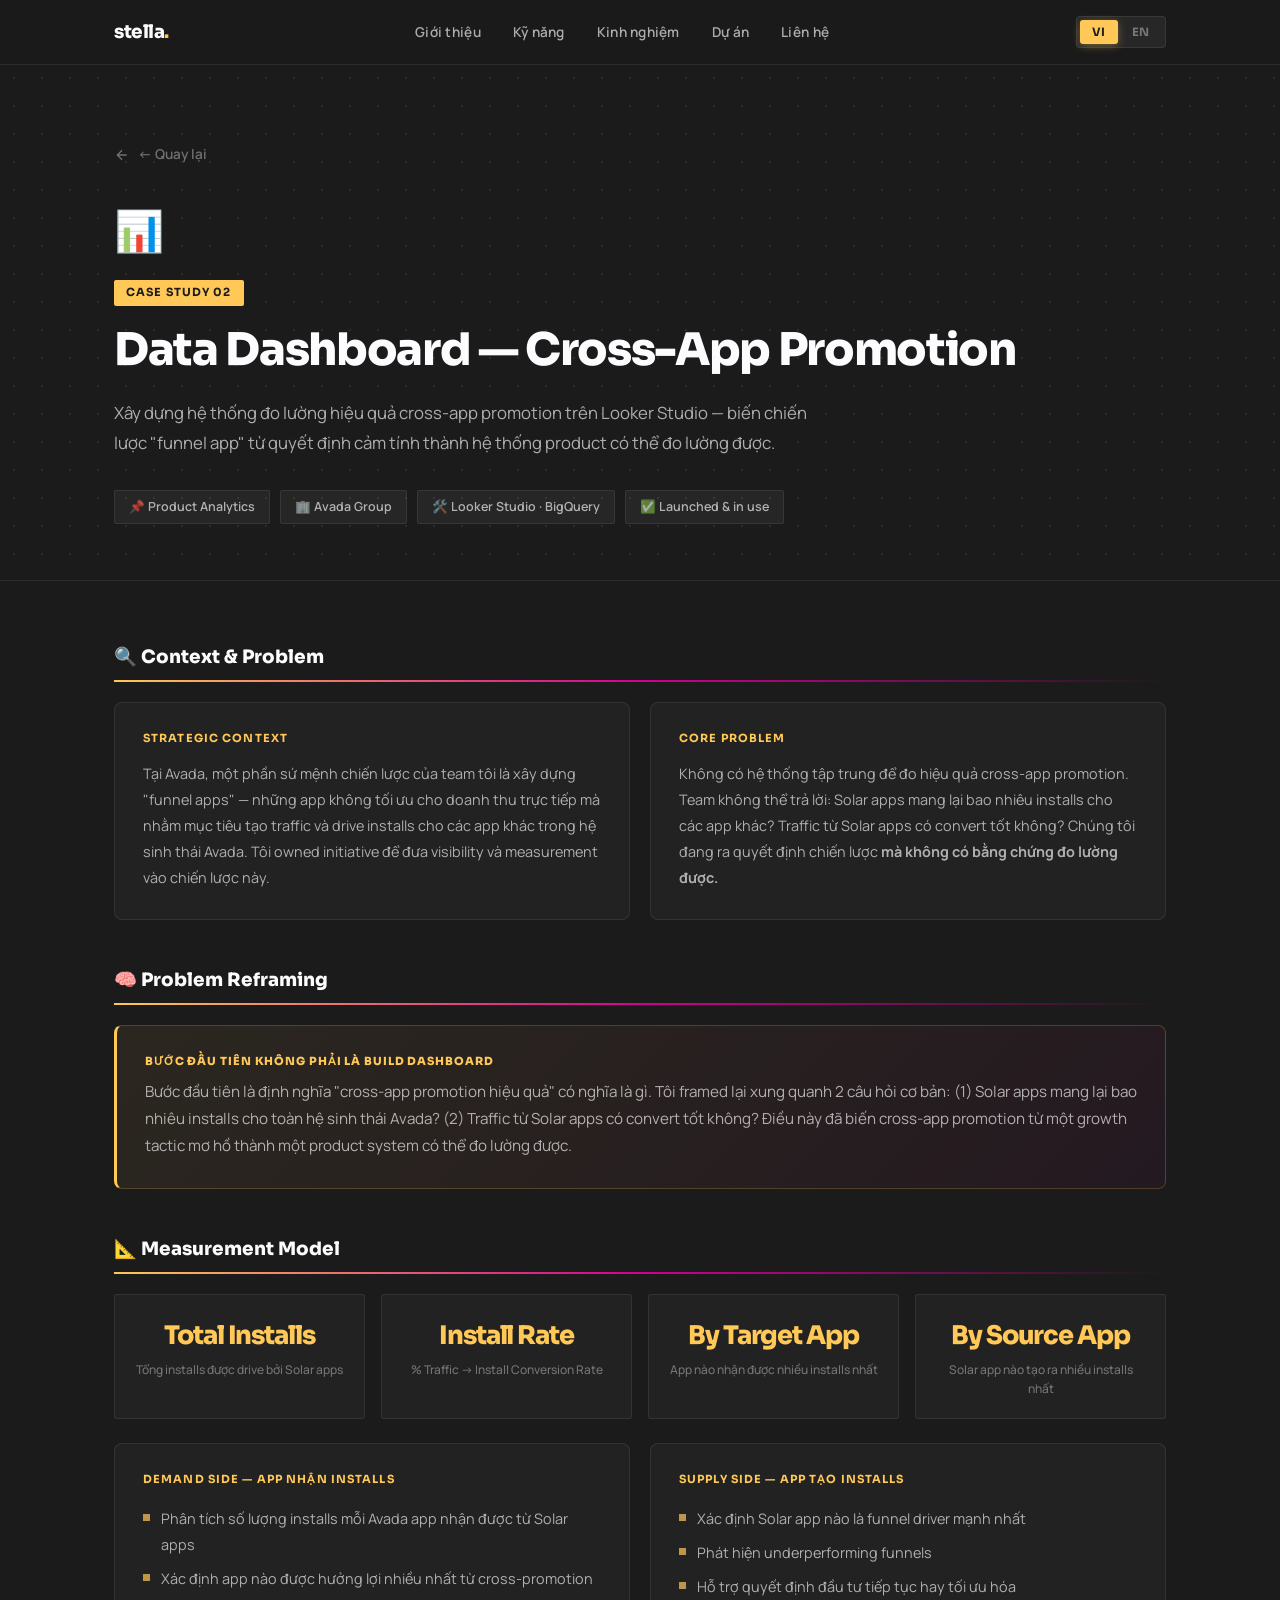
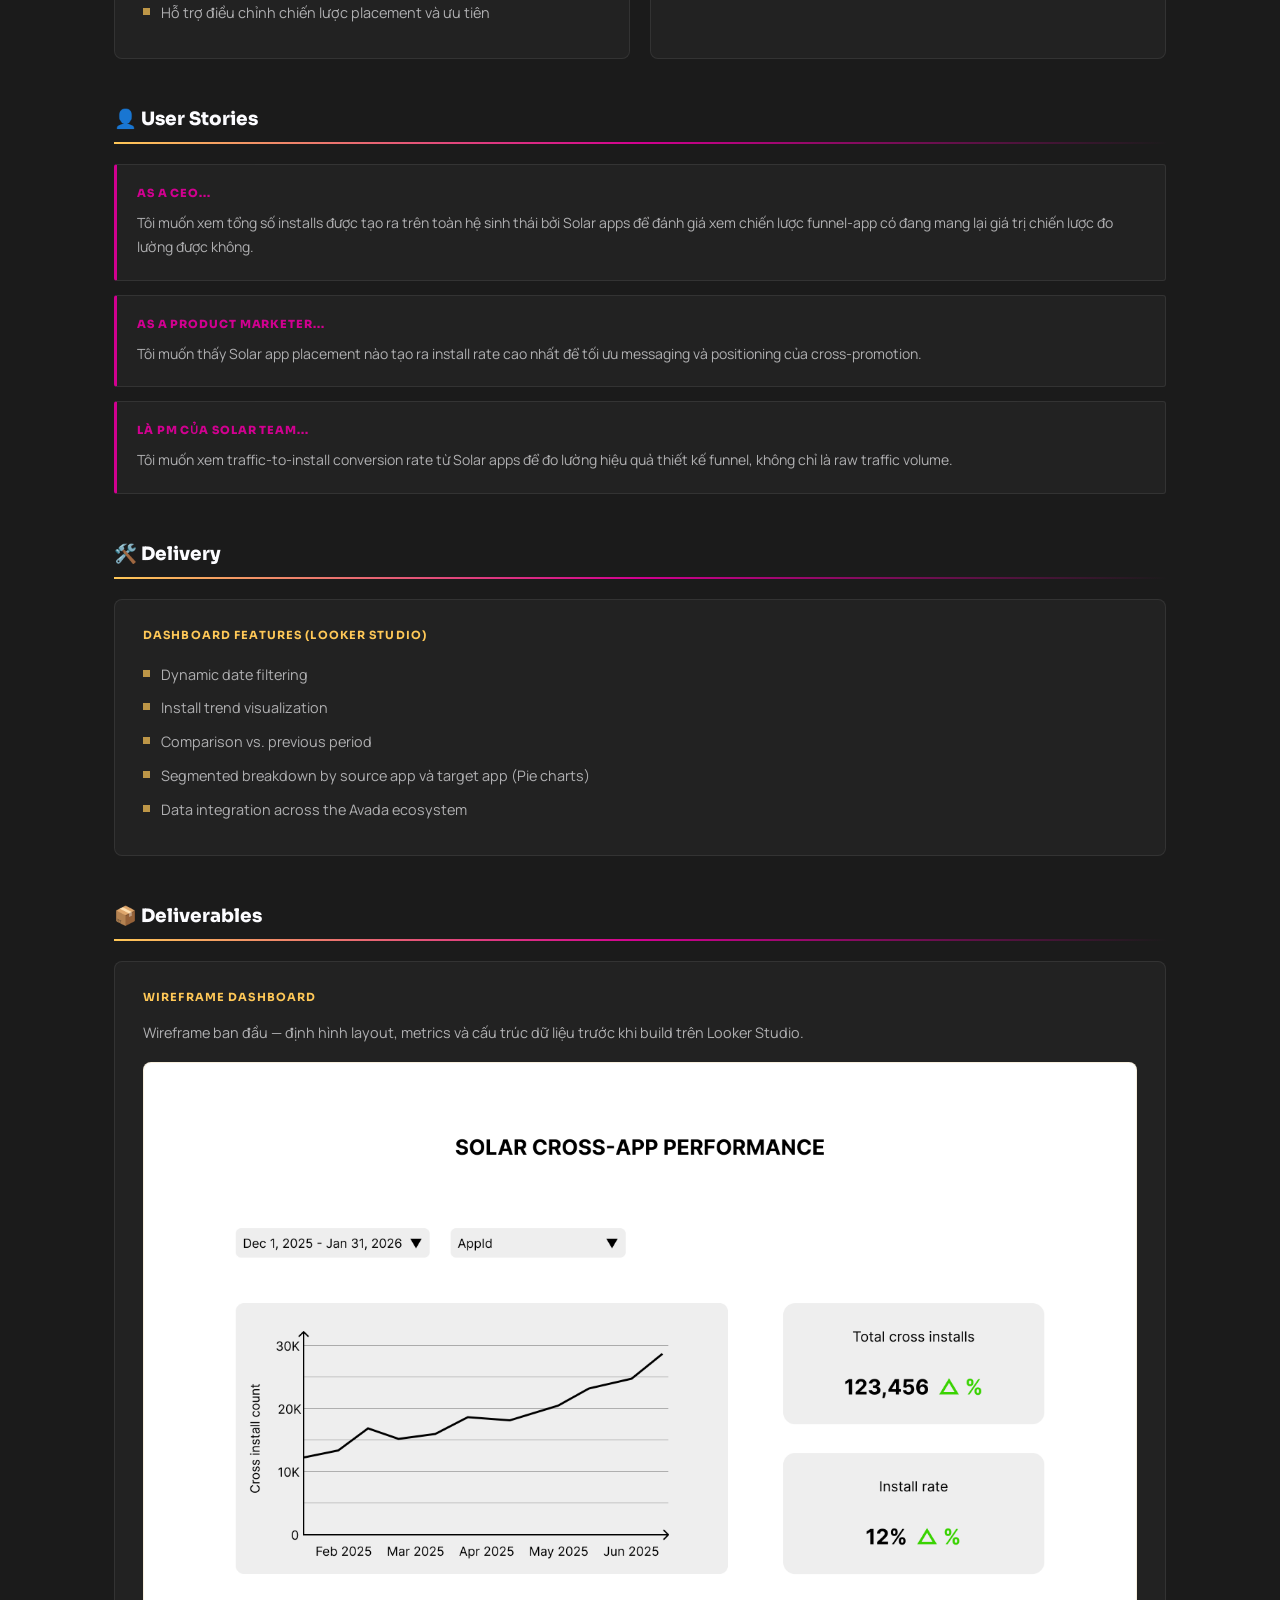
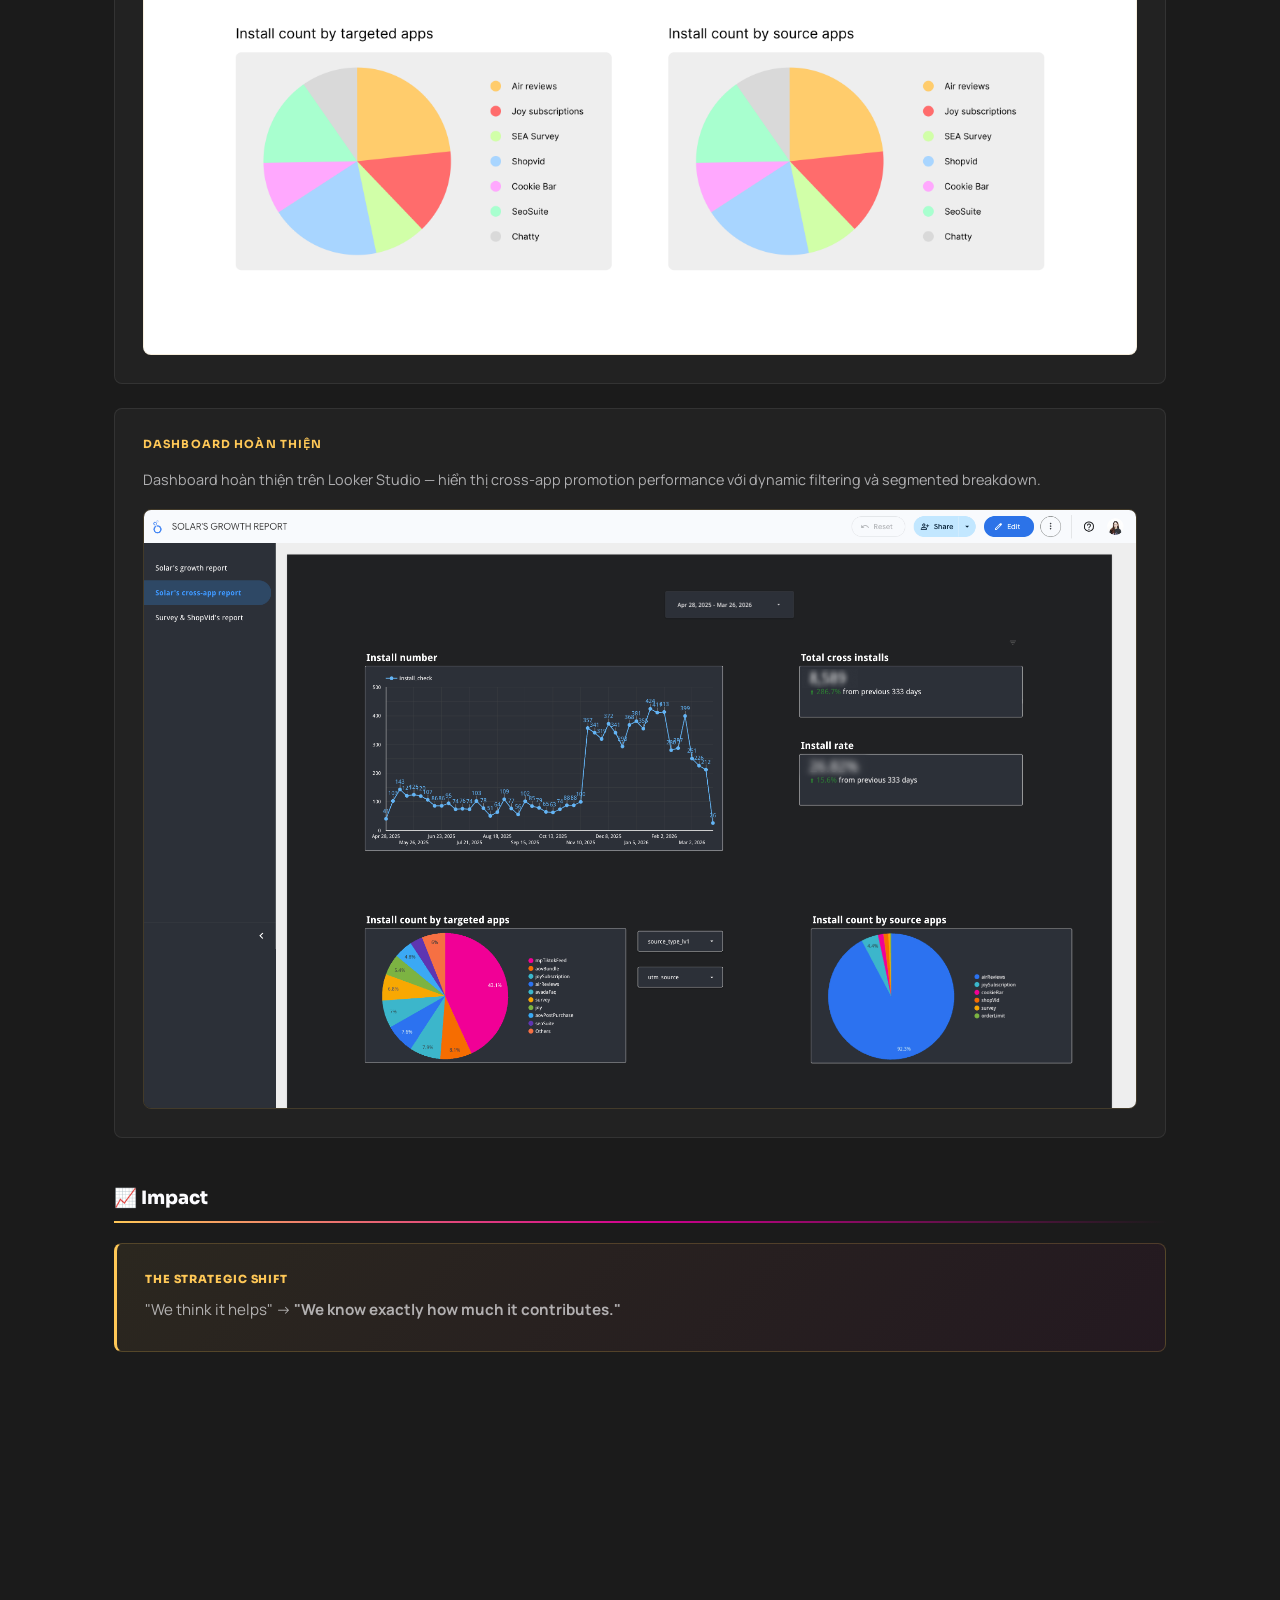
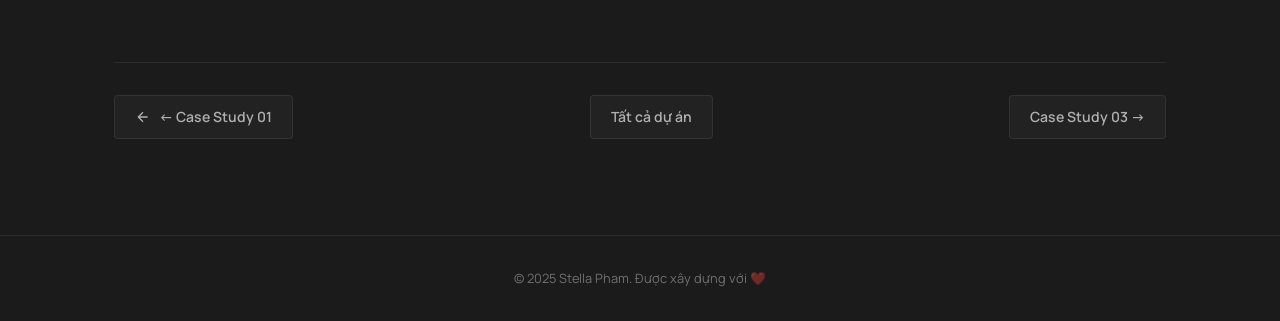
<file: projects/project-2.html>
<!DOCTYPE html>
<html lang="vi">
<head>
  <meta charset="UTF-8" />
  <meta name="viewport" content="width=device-width, initial-scale=1.0" />
  <title>Cross-App Promotion Dashboard — Stella Pham</title>
  <link rel="preconnect" href="https://fonts.googleapis.com" />
  <link rel="preconnect" href="https://fonts.gstatic.com" crossorigin />
  <link href="https://fonts.googleapis.com/css2?family=Sora:wght@400;500;600;700;800&family=Manrope:wght@400;500;600;700;800&display=swap" rel="stylesheet" />
  <link rel="stylesheet" href="../css/style.css" />
</head>
<body class="detail-page">

<nav>
  <div class="nav-inner">
    <a href="../index.html" class="nav-logo">stella<span>.</span></a>
    <ul class="nav-links">
      <li><a href="../index.html#about" class="nav-link" id="nav-about">Giới thiệu</a></li>
      <li><a href="../index.html#skills" class="nav-link" id="nav-skills">Kỹ năng</a></li>
      <li><a href="../index.html#experience" class="nav-link" id="nav-exp">Kinh nghiệm</a></li>
      <li><a href="../index.html#projects" class="nav-link" id="nav-proj">Dự án</a></li>
      <li><a href="../index.html#contact" class="nav-link" id="nav-contact">Liên hệ</a></li>
    </ul>
    <div class="lang-toggle">
      <button class="lang-btn active" data-lang="vi">VI</button>
      <button class="lang-btn" data-lang="en">EN</button>
    </div>
  </div>
</nav>

<div class="detail-hero">
  <div class="container">
    <a href="../index.html#projects" class="detail-back">
      <svg viewBox="0 0 24 24" fill="none" stroke="currentColor" stroke-width="2"><path d="M19 12H5M12 5l-7 7 7 7"/></svg>
      <span id="back-text">Quay lại</span>
    </a>
    <div class="detail-icon">📊</div>
    <div class="detail-tag">Case Study 02</div>
    <h1 class="detail-title" id="detail-title">Data Dashboard — Cross-App Promotion</h1>
    <p class="detail-summary" id="detail-summary">
      Xây dựng hệ thống đo lường hiệu quả cross-app promotion trên Looker Studio — biến chiến lược "funnel app" từ quyết định cảm tính thành hệ thống product có thể đo lường được.
    </p>
    <div class="detail-meta">
      <span class="detail-meta-tag">📌 Product Analytics</span>
      <span class="detail-meta-tag">🏢 Avada Group</span>
      <span class="detail-meta-tag">🛠️ Looker Studio · BigQuery</span>
      <span class="detail-meta-tag" id="meta-status">✅ Launched & in use</span>
    </div>
  </div>
</div>

<div class="detail-body">
  <div class="container">

    <!-- CONTEXT -->
    <div class="detail-section">
      <h2 class="detail-section-title" id="sec-context">🔍 Context & Problem</h2>
      <div class="detail-grid fade-in">
        <div class="detail-card">
          <h3 id="card-context-title">Strategic Context</h3>
          <p id="card-context-body">Tại Avada, một phần sứ mệnh chiến lược của team tôi là xây dựng "funnel apps" — những app không tối ưu cho doanh thu trực tiếp mà nhằm mục tiêu tạo traffic và drive installs cho các app khác trong hệ sinh thái Avada. Tôi owned initiative để đưa visibility và measurement vào chiến lược này.</p>
        </div>
        <div class="detail-card">
          <h3 id="card-problem-title">Core Problem</h3>
          <p id="card-problem-body">Không có hệ thống tập trung để đo hiệu quả cross-app promotion. Team không thể trả lời: Solar apps mang lại bao nhiêu installs cho các app khác? Traffic từ Solar apps có convert tốt không? Chúng tôi đang ra quyết định chiến lược <strong>mà không có bằng chứng đo lường được.</strong></p>
        </div>
      </div>
    </div>

    <!-- REFRAMING -->
    <div class="detail-section">
      <h2 class="detail-section-title" id="sec-reframe">🧠 Problem Reframing</h2>
      <div class="impact-highlight fade-in">
        <h3 id="reframe-title">Bước đầu tiên không phải là build dashboard</h3>
        <p id="reframe-body">Bước đầu tiên là định nghĩa "cross-app promotion hiệu quả" có nghĩa là gì. Tôi framed lại xung quanh 2 câu hỏi cơ bản: (1) Solar apps mang lại bao nhiêu installs cho toàn hệ sinh thái Avada? (2) Traffic từ Solar apps có convert tốt không? (Traffic → Install Conversion Rate). Điều này đã biến cross-app promotion từ một growth tactic mơ hồ thành một product system có thể đo lường được.</p>
      </div>
    </div>

    <!-- METRICS MODEL -->
    <div class="detail-section">
      <h2 class="detail-section-title" id="sec-metrics">📐 Measurement Model</h2>
      <div class="kpi-grid fade-in">
        <div class="kpi-card">
          <div class="kpi-value" id="kpi1-val">Total Installs</div>
          <div class="kpi-label" id="kpi1-label">Tổng installs được drive bởi Solar apps</div>
        </div>
        <div class="kpi-card">
          <div class="kpi-value" id="kpi2-val">Install Rate</div>
          <div class="kpi-label" id="kpi2-label">% Traffic → Install Conversion Rate</div>
        </div>
        <div class="kpi-card">
          <div class="kpi-value" id="kpi3-val">By Target App</div>
          <div class="kpi-label" id="kpi3-label">App nào nhận được nhiều installs nhất</div>
        </div>
        <div class="kpi-card">
          <div class="kpi-value" id="kpi4-val">By Source App</div>
          <div class="kpi-label" id="kpi4-label">Solar app nào tạo ra nhiều installs nhất</div>
        </div>
      </div>
      <div class="detail-grid fade-in" style="margin-top:24px;">
        <div class="detail-card">
          <h3 id="demand-title">Demand Side — Which apps receive installs?</h3>
          <ul>
            <li id="d1">Phân tích số lượng installs mỗi Avada app nhận được từ Solar apps</li>
            <li id="d2">Xác định app nào được hưởng lợi nhiều nhất từ cross-promotion</li>
            <li id="d3">Hỗ trợ điều chỉnh chiến lược placement và ưu tiên</li>
          </ul>
        </div>
        <div class="detail-card">
          <h3 id="supply-title">Supply Side — Which apps generate installs?</h3>
          <ul>
            <li id="s1">Xác định Solar app nào là funnel driver mạnh nhất</li>
            <li id="s2">Phát hiện underperforming funnels</li>
            <li id="s3">Hỗ trợ quyết định đầu tư tiếp tục hay tối ưu hóa</li>
          </ul>
        </div>
      </div>
    </div>

    <!-- USER STORIES -->
    <div class="detail-section">
      <h2 class="detail-section-title" id="sec-userstory">👤 User Stories</h2>
      <div class="user-story-list fade-in">
        <div class="user-story-card">
          <div class="user-story-role">As a CEO...</div>
          <p id="us1">Tôi muốn xem tổng số installs được tạo ra trên toàn hệ sinh thái bởi Solar apps để đánh giá xem chiến lược funnel-app có đang mang lại giá trị chiến lược đo lường được không.</p>
        </div>
        <div class="user-story-card">
          <div class="user-story-role">As a Product Marketer...</div>
          <p id="us2">Tôi muốn thấy Solar app placement nào tạo ra install rate cao nhất để tối ưu messaging và positioning của cross-promotion.</p>
        </div>
        <div class="user-story-card">
          <div class="user-story-role" id="pm-role">As a PM of the Solar team...</div>
          <p id="us3">Tôi muốn xem traffic-to-install conversion rate từ Solar apps để đo lường hiệu quả thiết kế funnel, không chỉ là raw traffic volume.</p>
        </div>
      </div>
    </div>

    <!-- DELIVERY -->
    <div class="detail-section">
      <h2 class="detail-section-title" id="sec-delivery">🛠️ Delivery</h2>
      <div class="detail-card fade-in">
        <h3 id="delivery-title">Dashboard Features (Looker Studio)</h3>
        <ul>
          <li id="df1">Dynamic date filtering</li>
          <li id="df2">Install trend visualization</li>
          <li id="df3">Comparison vs. previous period</li>
          <li id="df4">Segmented breakdown by source app và target app (Pie charts)</li>
          <li id="df5">Data integration across the Avada ecosystem</li>
        </ul>
      </div>
    </div>

    <!-- DELIVERABLES -->
    <div class="detail-section">
      <h2 class="detail-section-title" id="sec-deliverables">📦 Deliverables</h2>

      <div class="detail-card fade-in" style="margin-bottom:24px;">
        <h3 id="deliverable-wireframe-title">Wireframe Dashboard</h3>
        <p id="deliverable-wireframe-desc" style="margin-bottom:16px;">Wireframe ban đầu — định hình layout, metrics và cấu trúc dữ liệu trước khi build trên Looker Studio.</p>
        <div style="border-radius:var(--radius-lg); overflow:hidden; border:1px solid rgba(255,200,87,0.15); background:#f5f5f5;">
          <img src="../assets/projects/dashboard-wireframe.png" alt="Dashboard Wireframe" style="width:100%; display:block;" />
        </div>
      </div>

      <div class="detail-card fade-in">
        <h3 id="deliverable-final-title">Dashboard hoàn thiện</h3>
        <p id="deliverable-final-desc" style="margin-bottom:16px;">Dashboard hoàn thiện trên Looker Studio — hiển thị cross-app promotion performance với dynamic filtering và segmented breakdown.</p>
        <div style="border-radius:var(--radius-lg); overflow:hidden; border:1px solid rgba(255,200,87,0.15);">
          <img src="../assets/projects/dashboard-final.png" alt="Final Data Dashboard" style="width:100%; display:block;" />
        </div>
      </div>
    </div>

    <!-- IMPACT -->
    <div class="detail-section">
      <h2 class="detail-section-title" id="sec-impact">📈 Impact</h2>
      <div class="impact-highlight fade-in">
        <h3 id="impact-shift-title">The Strategic Shift</h3>
        <p id="impact-shift-body">"We think it helps" → <strong>"We know exactly how much it contributes."</strong></p>
      </div>
      <div class="detail-grid fade-in">
        <div class="detail-card">
          <h3 id="biz-impact-title">Business Impact</h3>
          <ul>
            <li id="bi1">Cross-app promotion performance trở nên minh bạch và đo lường được</li>
            <li id="bi2">Leadership có visibility vào ecosystem-level growth contribution</li>
            <li id="bi3">Funnel apps có thể được đánh giá dựa trên install volume contribution và conversion efficiency</li>
          </ul>
        </div>
        <div class="detail-card">
          <h3 id="ops-impact-title">Operational Impact</h3>
          <ul>
            <li id="oi1">Teams có thể xác định high-performing Solar apps</li>
            <li id="oi2">Phát hiện underperforming funnels kịp thời</li>
            <li id="oi3">Tối ưu placement và traffic strategy dựa trên data</li>
          </ul>
        </div>
      </div>
    </div>

    <div class="detail-nav">
      <a href="project-1.html">
        <svg width="16" height="16" viewBox="0 0 24 24" fill="none" stroke="currentColor" stroke-width="2"><path d="M19 12H5M12 5l-7 7 7 7"/></svg>
        <span id="prev-proj">← Case Study 01</span>
      </a>
      <a href="../index.html#projects">
        <span id="back-all">Tất cả dự án</span>
      </a>
      <a href="project-3.html">
        <span id="next-proj">Case Study 03 →</span>
      </a>
    </div>

  </div>
</div>

<footer><p id="footer-text">© 2025 Stella Pham. Built with ❤️</p></footer>

<script src="../js/main.js"></script>
<script>
const detailI18n2 = {
  vi: {
    back: '← Quay lại', backAll: 'Tất cả dự án', prevProj: '← Case Study 01', nextProj: 'Case Study 03 →',
    title: 'Data Dashboard — Cross-App Promotion',
    summary: 'Xây dựng hệ thống đo lường hiệu quả cross-app promotion trên Looker Studio — biến chiến lược "funnel app" từ quyết định cảm tính thành hệ thống product có thể đo lường được.',
    metaStatus: '✅ Launched & in use',
    secContext: '🔍 Context & Problem',
    contextTitle: 'Strategic Context',
    contextBody: 'Tại Avada, một phần sứ mệnh chiến lược của team tôi là xây dựng "funnel apps" — những app không tối ưu cho doanh thu trực tiếp mà nhằm mục tiêu tạo traffic và drive installs cho các app khác trong hệ sinh thái Avada. Tôi owned initiative để đưa visibility và measurement vào chiến lược này.',
    problemTitle: 'Core Problem',
    problemBody: 'Không có hệ thống tập trung để đo hiệu quả cross-app promotion. Team không thể trả lời: Solar apps mang lại bao nhiêu installs cho các app khác? Traffic từ Solar apps có convert tốt không? Chúng tôi đang ra quyết định chiến lược <strong>mà không có bằng chứng đo lường được.</strong>',
    secReframe: '🧠 Problem Reframing',
    reframeTitle: 'Bước đầu tiên không phải là build dashboard',
    reframeBody: 'Bước đầu tiên là định nghĩa "cross-app promotion hiệu quả" có nghĩa là gì. Tôi framed lại xung quanh 2 câu hỏi cơ bản: (1) Solar apps mang lại bao nhiêu installs cho toàn hệ sinh thái Avada? (2) Traffic từ Solar apps có convert tốt không? Điều này đã biến cross-app promotion từ một growth tactic mơ hồ thành một product system có thể đo lường được.',
    secMetrics: '📐 Measurement Model',
    kpi1val: 'Total Installs', kpi1label: 'Tổng installs được drive bởi Solar apps',
    kpi2val: 'Install Rate', kpi2label: '% Traffic → Install Conversion Rate',
    kpi3val: 'By Target App', kpi3label: 'App nào nhận được nhiều installs nhất',
    kpi4val: 'By Source App', kpi4label: 'Solar app nào tạo ra nhiều installs nhất',
    demandTitle: 'Demand Side — App nhận installs',
    d: ['Phân tích số lượng installs mỗi Avada app nhận được từ Solar apps','Xác định app nào được hưởng lợi nhiều nhất từ cross-promotion','Hỗ trợ điều chỉnh chiến lược placement và ưu tiên'],
    supplyTitle: 'Supply Side — App tạo installs',
    s: ['Xác định Solar app nào là funnel driver mạnh nhất','Phát hiện underperforming funnels','Hỗ trợ quyết định đầu tư tiếp tục hay tối ưu hóa'],
    secUserStory: '👤 User Stories',
    us: ['Tôi muốn xem tổng số installs được tạo ra trên toàn hệ sinh thái bởi Solar apps để đánh giá xem chiến lược funnel-app có đang mang lại giá trị chiến lược đo lường được không.','Tôi muốn thấy Solar app placement nào tạo ra install rate cao nhất để tối ưu messaging và positioning của cross-promotion.','Tôi muốn xem traffic-to-install conversion rate từ Solar apps để đo lường hiệu quả thiết kế funnel, không chỉ là raw traffic volume.'],
    pmRole: 'Là PM của Solar team...',
    secDelivery: '🛠️ Delivery',
    deliveryTitle: 'Dashboard Features (Looker Studio)',
    df: ['Dynamic date filtering','Install trend visualization','Comparison vs. previous period','Segmented breakdown by source app và target app (Pie charts)','Data integration across the Avada ecosystem'],
    secDeliverables: '📦 Deliverables',
    deliverableWireframeTitle: 'Wireframe Dashboard',
    deliverableWireframeDesc: 'Wireframe ban đầu — định hình layout, metrics và cấu trúc dữ liệu trước khi build trên Looker Studio.',
    deliverableFinalTitle: 'Dashboard hoàn thiện',
    deliverableFinalDesc: 'Dashboard hoàn thiện trên Looker Studio — hiển thị cross-app promotion performance với dynamic filtering và segmented breakdown.',
    secImpact: '📈 Impact',
    impactShiftTitle: 'The Strategic Shift',
    impactShiftBody: '"We think it helps" → <strong>"We know exactly how much it contributes."</strong>',
    bizImpactTitle: 'Business Impact',
    bi: ['Cross-app promotion performance trở nên minh bạch và đo lường được','Leadership có visibility vào ecosystem-level growth contribution','Funnel apps có thể được đánh giá dựa trên install volume contribution và conversion efficiency'],
    opsImpactTitle: 'Operational Impact',
    oi: ['Teams có thể xác định high-performing Solar apps','Phát hiện underperforming funnels kịp thời','Tối ưu placement và traffic strategy dựa trên data'],
  },
  en: {
    back: '← Back', backAll: 'All Projects', prevProj: '← Case Study 01', nextProj: 'Case Study 03 →',
    title: 'Data Dashboard — Cross-App Promotion',
    summary: 'Built a cross-app promotion measurement system in Looker Studio — turning the "funnel app" strategy from intuition-based decisions into a transparent, measurable product system.',
    metaStatus: '✅ Launched & in use',
    secContext: '🔍 Context & Problem',
    contextTitle: 'Strategic Context',
    contextBody: "At Avada, one of my team's strategic missions is to build \"funnel apps\" — apps not optimized for direct revenue but designed to generate traffic and drive installs for other apps in the Avada ecosystem. I owned the initiative to bring visibility and measurement to this strategy.",
    problemTitle: 'Core Problem',
    problemBody: 'There was no centralized system to measure cross-app promotion effectiveness. The team could not answer: How many installs do Solar apps generate? Is the traffic converting well? We were making strategic decisions <strong>without measurable evidence.</strong>',
    secReframe: '🧠 Problem Reframing',
    reframeTitle: 'The first step was not building a dashboard',
    reframeBody: 'The first step was defining what "effective cross-app promotion" actually means. I framed it around two fundamental questions: (1) How many installs do Solar apps bring to the entire Avada ecosystem? (2) Does traffic from Solar apps convert well? This reframed cross-app promotion from a vague growth tactic into a measurable product system.',
    secMetrics: '📐 Measurement Model',
    kpi1val: 'Total Installs', kpi1label: 'Total installs driven by Solar apps',
    kpi2val: 'Install Rate', kpi2label: '% Traffic → Install Conversion Rate',
    kpi3val: 'By Target App', kpi3label: 'Which apps receive the most installs',
    kpi4val: 'By Source App', kpi4label: 'Which Solar apps generate the most installs',
    demandTitle: 'Demand Side — Which apps receive installs?',
    d: ['Analyze install count each Avada app receives from Solar apps','Identify which apps benefit most from cross-promotion','Inform placement strategy and prioritization adjustments'],
    supplyTitle: 'Supply Side — Which apps generate installs?',
    s: ['Identify strongest Solar app funnel drivers','Detect underperforming funnels','Inform investment and optimization decisions'],
    secUserStory: '👤 User Stories',
    us: ['I want to see the total number of installs generated across the ecosystem by Solar apps so that I can evaluate whether our funnel-app strategy is delivering measurable strategic value.','I want to see which Solar app placements generate the highest install rate so that I can optimize cross-promotion messaging and positioning.','I want to see the traffic-to-install conversion rate from Solar apps so that I can measure the efficiency of our funnel design, not just raw traffic volume.'],
    pmRole: 'As a PM of the Solar team...',
    secDelivery: '🛠️ Delivery',
    deliveryTitle: 'Dashboard Features (Looker Studio)',
    df: ['Dynamic date filtering','Install trend visualization','Comparison vs. previous period','Segmented breakdown by source app and target app (Pie charts)','Data integration across the Avada ecosystem'],
    secDeliverables: '📦 Deliverables',
    deliverableWireframeTitle: 'Dashboard Wireframe',
    deliverableWireframeDesc: 'Initial wireframe — defining layout, metrics and data structure before building on Looker Studio.',
    deliverableFinalTitle: 'Final Dashboard',
    deliverableFinalDesc: 'Completed dashboard on Looker Studio — displaying cross-app promotion performance with dynamic filtering and segmented breakdown.',
    secImpact: '📈 Impact',
    impactShiftTitle: 'The Strategic Shift',
    impactShiftBody: '"We think it helps" → <strong>"We know exactly how much it contributes."</strong>',
    bizImpactTitle: 'Business Impact',
    bi: ['Cross-app promotion performance became measurable and transparent','Leadership gained visibility into ecosystem-level growth contribution','Funnel apps can now be evaluated on install volume contribution and conversion efficiency'],
    opsImpactTitle: 'Operational Impact',
    oi: ['Teams can identify high-performing Solar apps','Detect underperforming funnels early','Optimize placement and traffic strategy based on data'],
  }
};

function applyDetail2Lang(lang) {
  const t = detailI18n2[lang];
  const set = (id, v, isHTML) => { const el = document.getElementById(id); if (el) { if (isHTML) el.innerHTML = v; else el.textContent = v; } };

  set('back-text', t.back); set('back-all', t.backAll); set('prev-proj', t.prevProj); set('next-proj', t.nextProj);
  set('detail-title', t.title); set('detail-summary', t.summary); set('meta-status', t.metaStatus);
  set('sec-context', t.secContext); set('card-context-title', t.contextTitle); set('card-context-body', t.contextBody, true);
  set('card-problem-title', t.problemTitle); set('card-problem-body', t.problemBody, true);
  set('sec-reframe', t.secReframe); set('reframe-title', t.reframeTitle); set('reframe-body', t.reframeBody);
  set('sec-metrics', t.secMetrics);
  set('kpi1-val', t.kpi1val); set('kpi1-label', t.kpi1label);
  set('kpi2-val', t.kpi2val); set('kpi2-label', t.kpi2label);
  set('kpi3-val', t.kpi3val); set('kpi3-label', t.kpi3label);
  set('kpi4-val', t.kpi4val); set('kpi4-label', t.kpi4label);
  set('demand-title', t.demandTitle); t.d.forEach((v,i) => set(`d${i+1}`, v));
  set('supply-title', t.supplyTitle); t.s.forEach((v,i) => set(`s${i+1}`, v));
  set('sec-userstory', t.secUserStory);
  t.us.forEach((v,i) => set(`us${i+1}`, v));
  set('pm-role', t.pmRole);
  set('sec-delivery', t.secDelivery); set('delivery-title', t.deliveryTitle);
  t.df.forEach((v,i) => set(`df${i+1}`, v));
  set('sec-deliverables', t.secDeliverables);
  set('deliverable-wireframe-title', t.deliverableWireframeTitle);
  set('deliverable-wireframe-desc', t.deliverableWireframeDesc);
  set('deliverable-final-title', t.deliverableFinalTitle);
  set('deliverable-final-desc', t.deliverableFinalDesc);
  set('sec-impact', t.secImpact);
  set('impact-shift-title', t.impactShiftTitle); set('impact-shift-body', t.impactShiftBody, true);
  set('biz-impact-title', t.bizImpactTitle); t.bi.forEach((v,i) => set(`bi${i+1}`, v));
  set('ops-impact-title', t.opsImpactTitle); t.oi.forEach((v,i) => set(`oi${i+1}`, v));

  const nl = i18n[lang].nav;
  set('nav-about', nl.about); set('nav-skills', nl.skills); set('nav-exp', nl.experience); set('nav-proj', nl.projects); set('nav-contact', nl.contact);
  set('footer-text', i18n[lang].footer);
}

document.addEventListener('DOMContentLoaded', () => {
  const savedLang = localStorage.getItem('portfolio-lang') || 'vi';
  document.querySelectorAll('.lang-btn').forEach(btn => {
    btn.classList.toggle('active', btn.dataset.lang === savedLang);
    btn.addEventListener('click', () => {
      const l = btn.dataset.lang;
      localStorage.setItem('portfolio-lang', l);
      document.querySelectorAll('.lang-btn').forEach(b => b.classList.toggle('active', b.dataset.lang === l));
      applyDetail2Lang(l);
    });
  });
  applyDetail2Lang(savedLang);
  observeFadeIn();
});
</script>
</body>
</html>
</file>
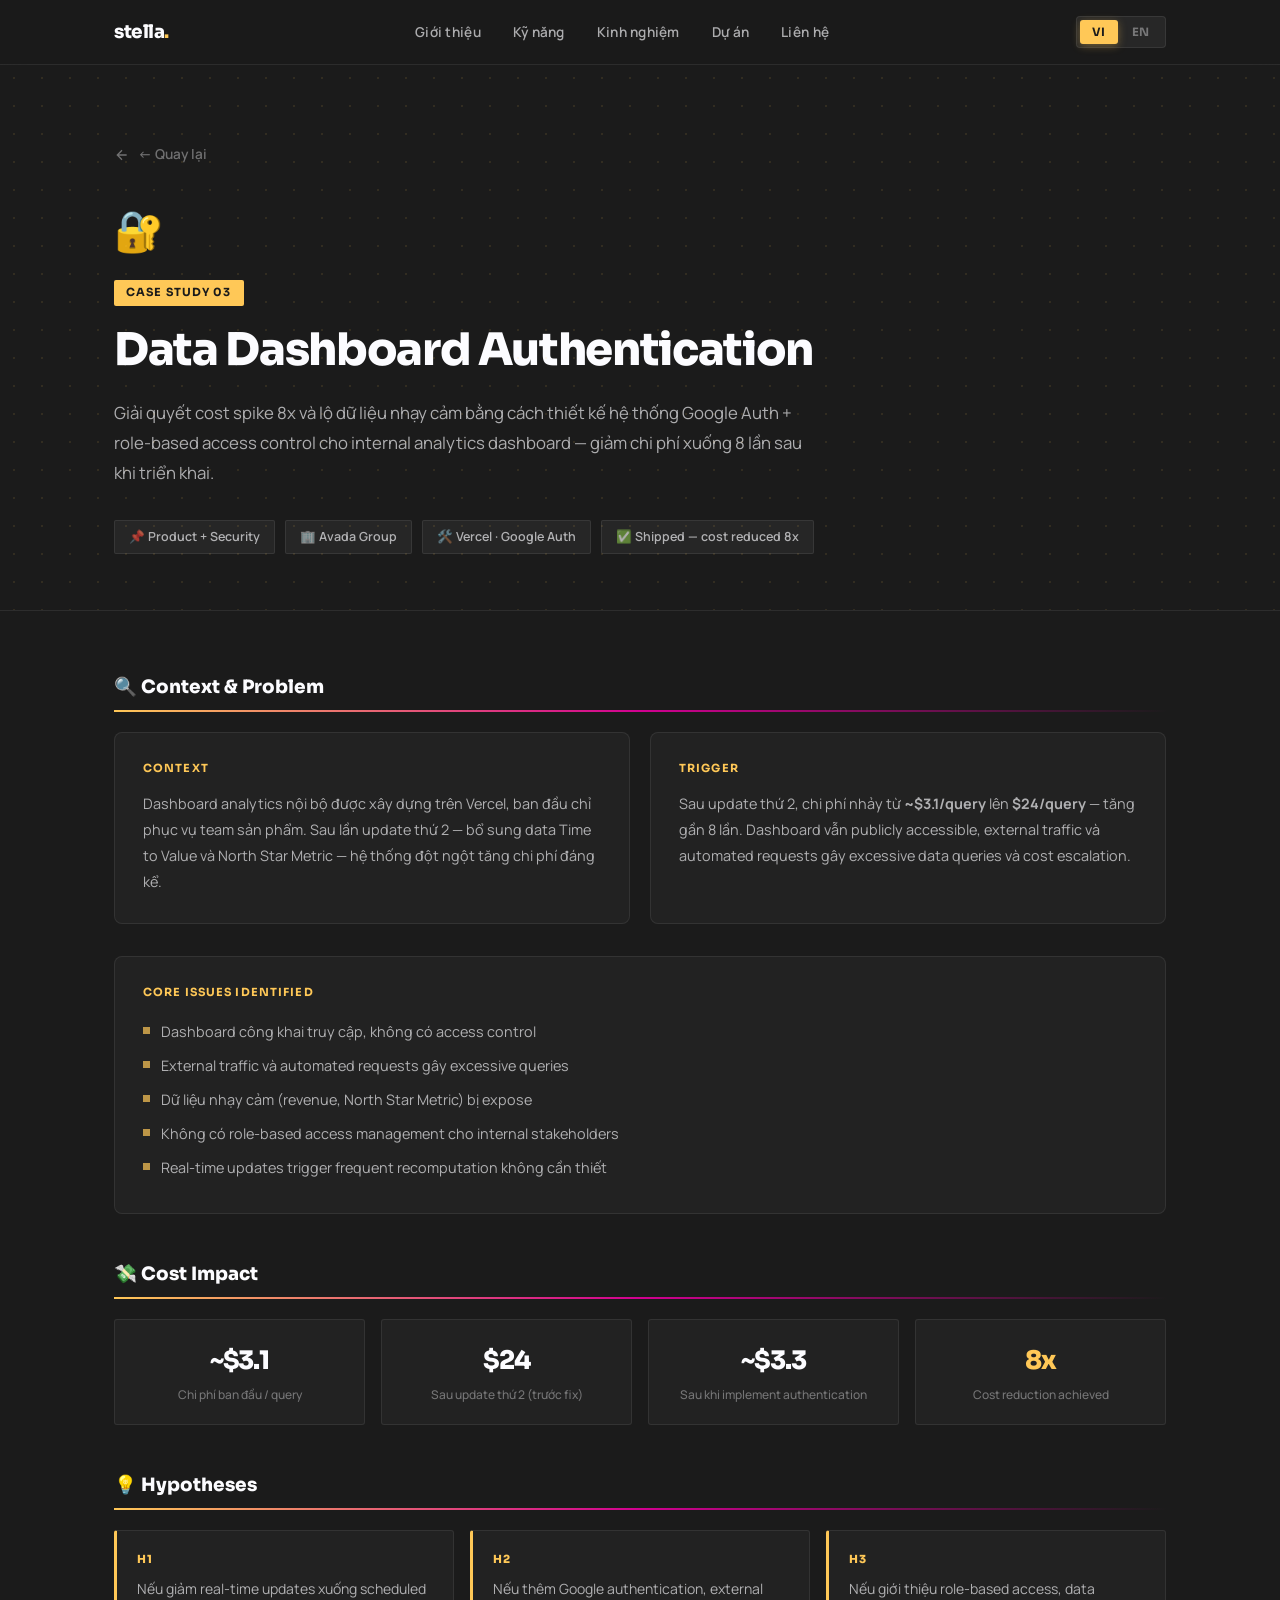
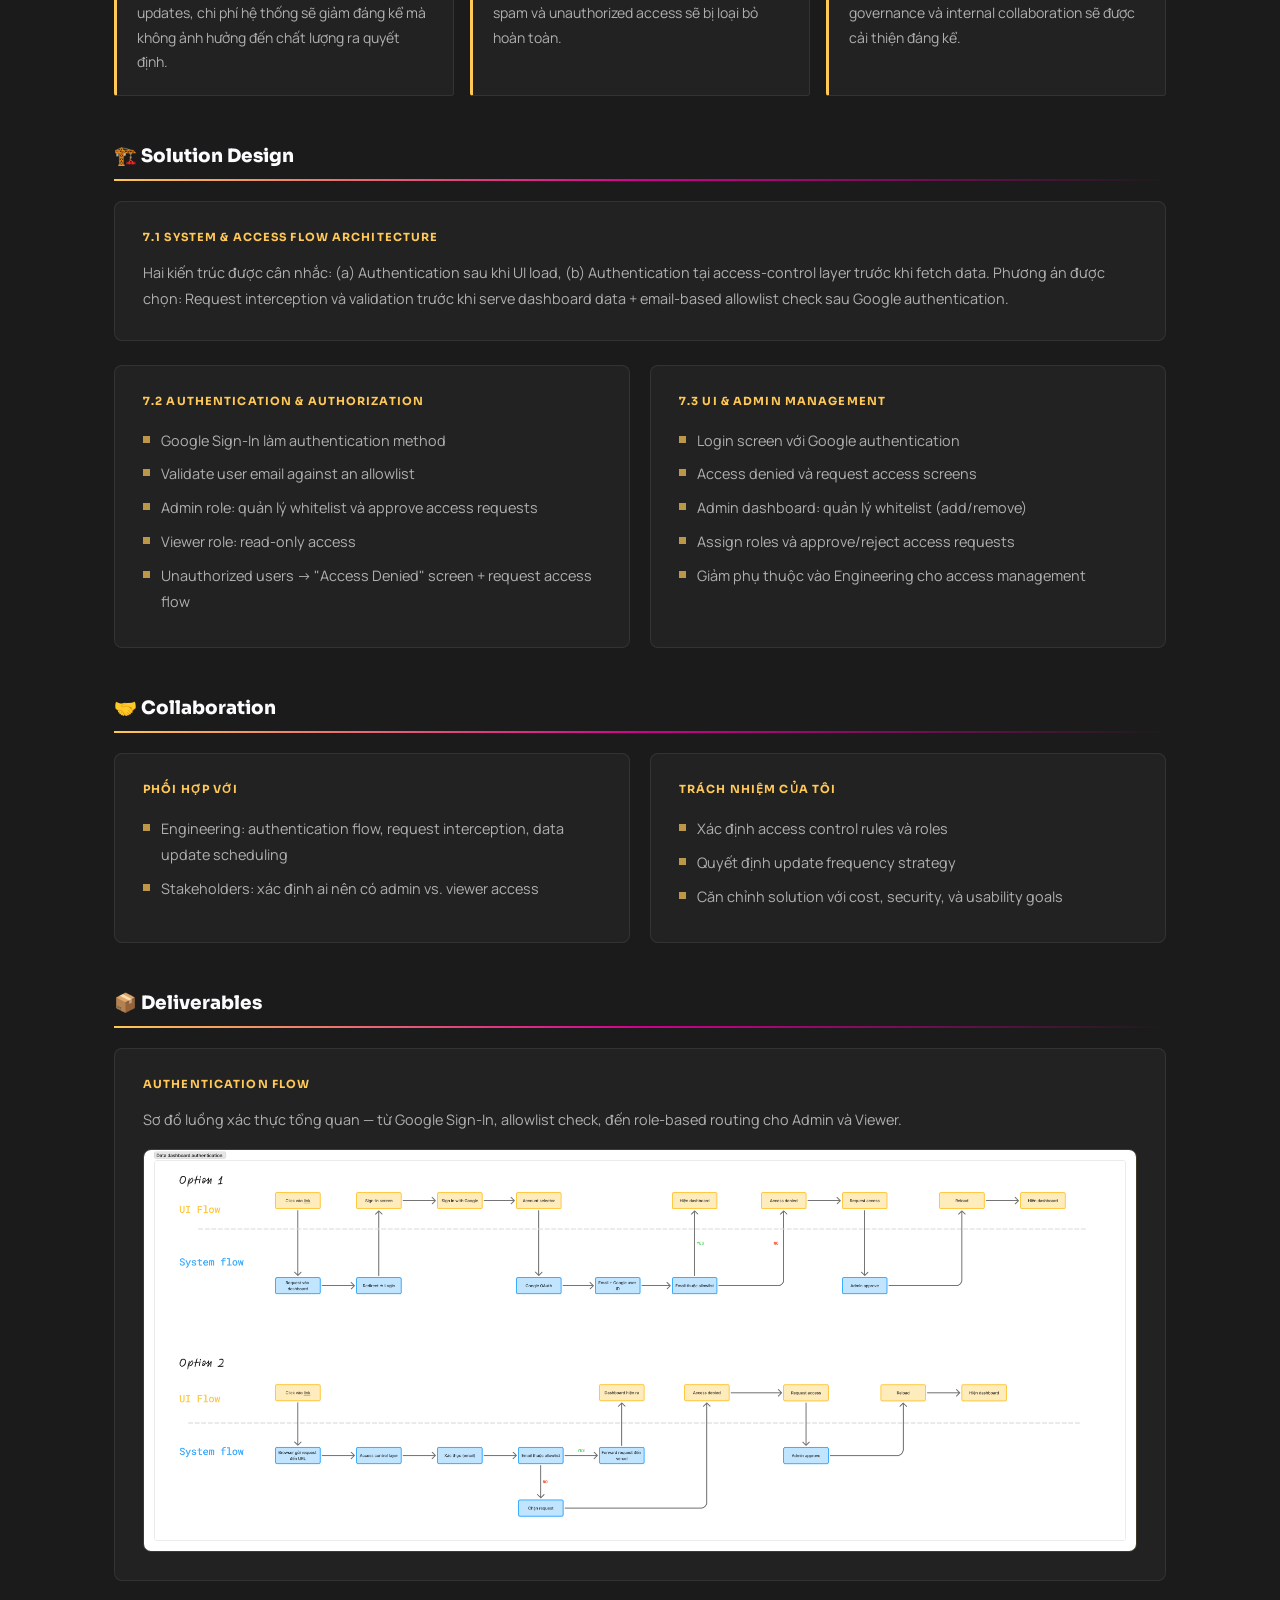
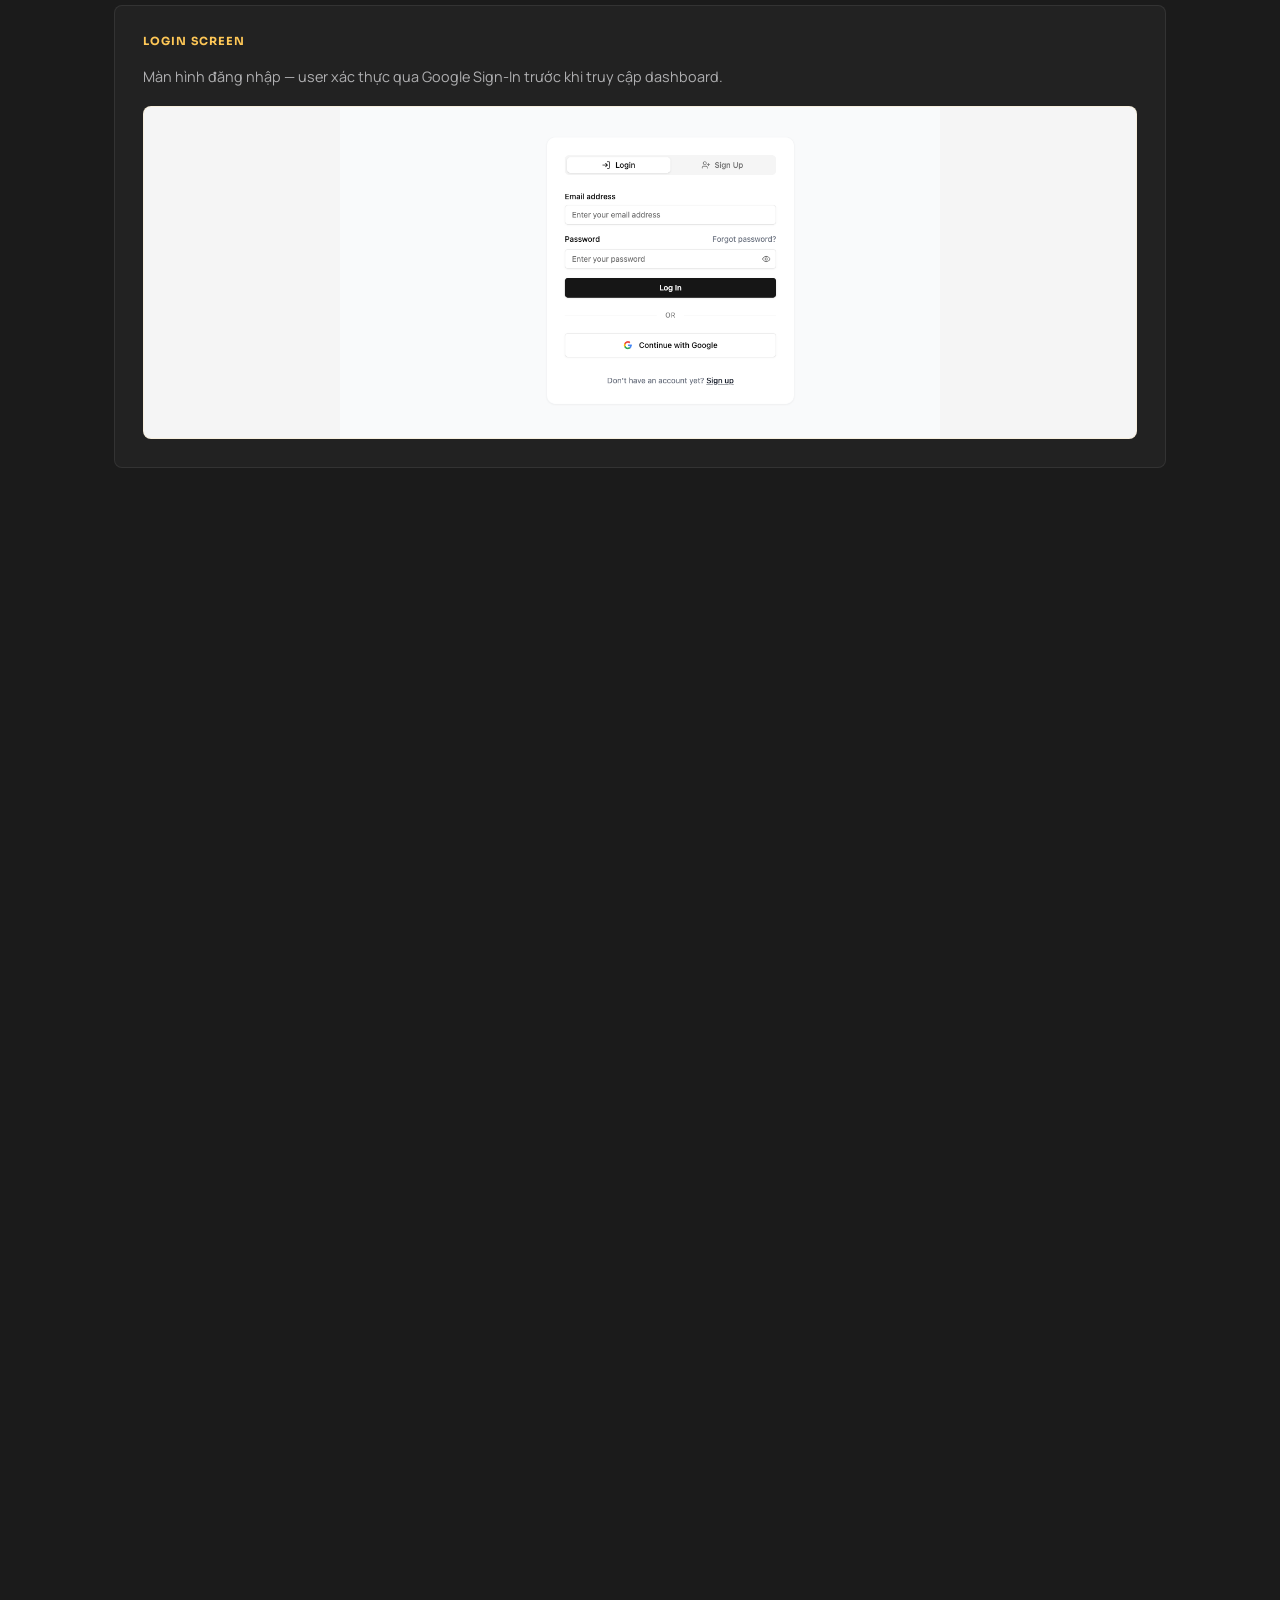
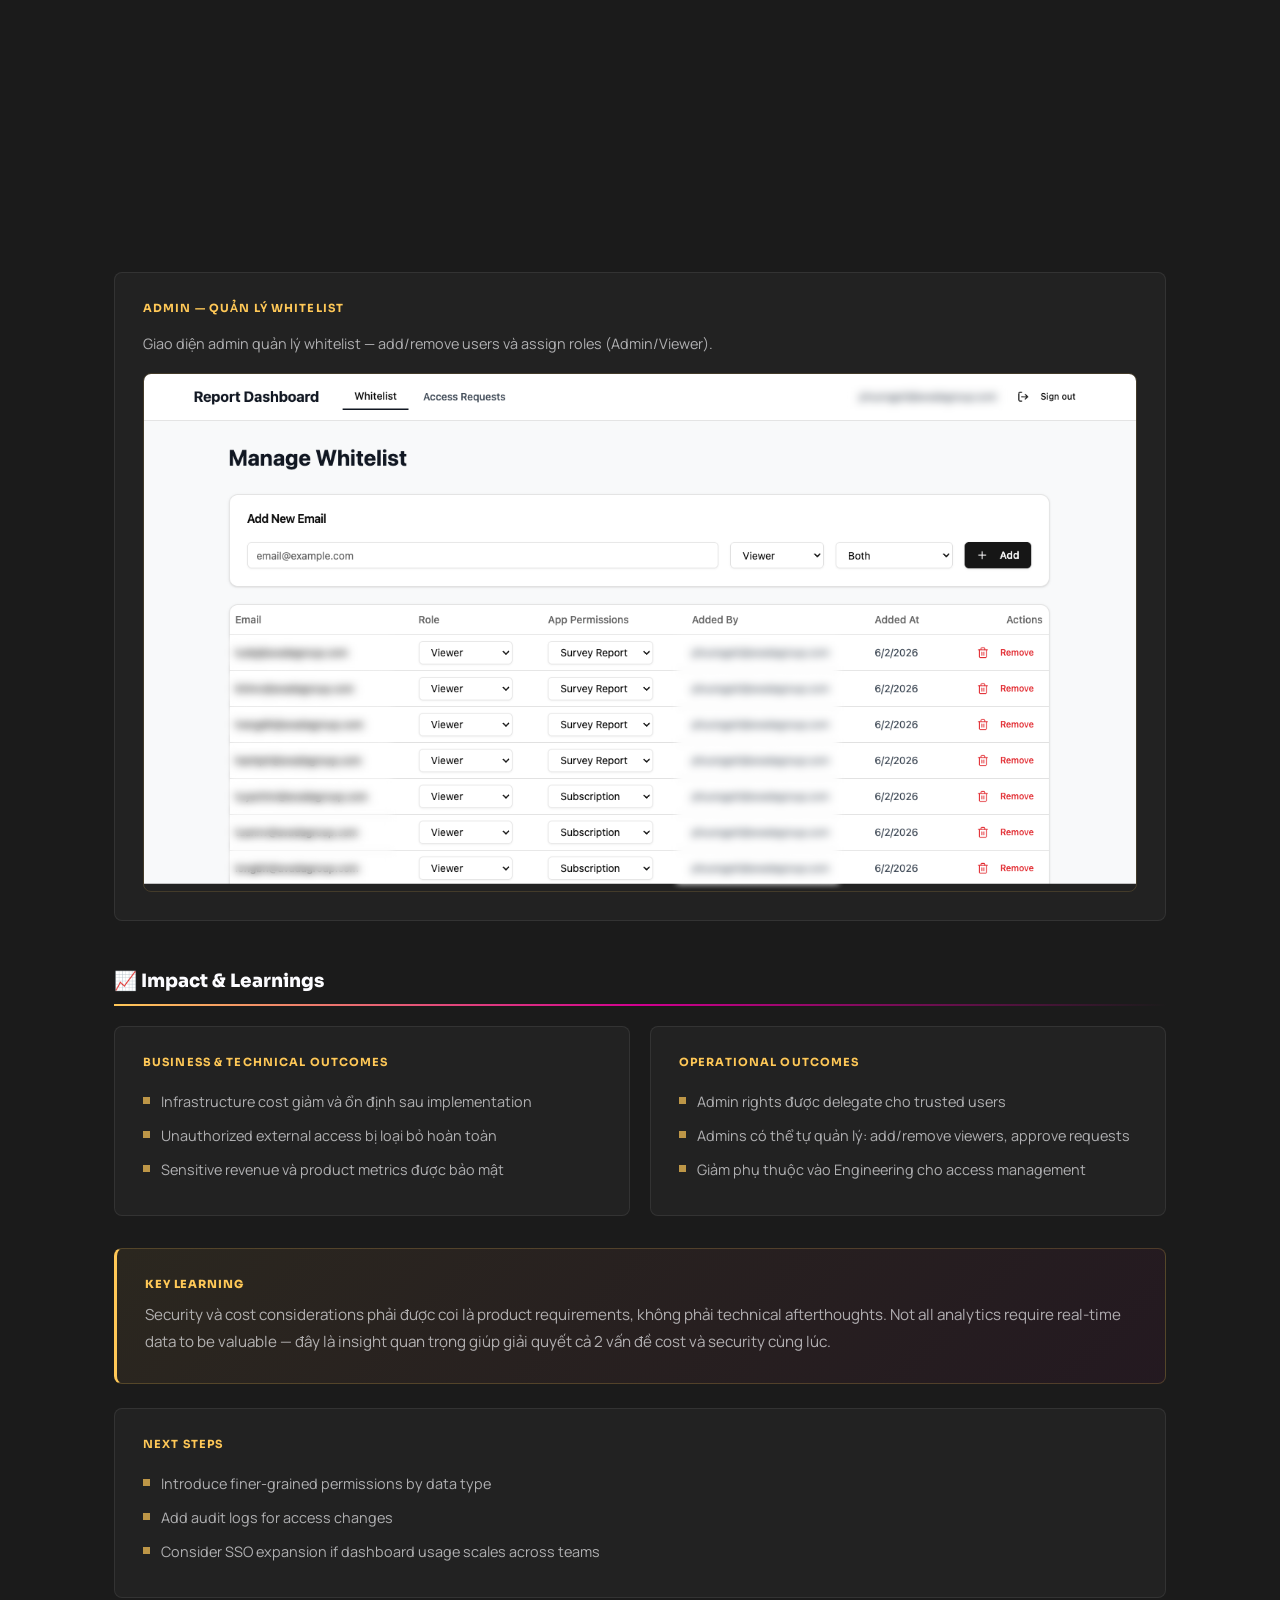
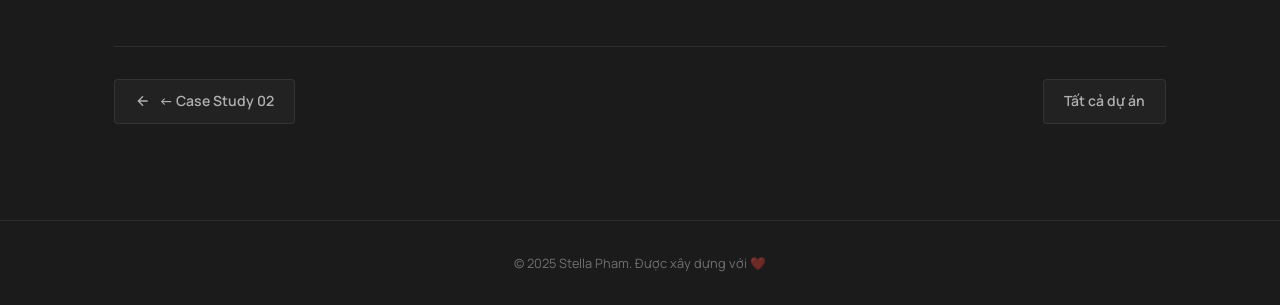
<file: projects/project-3.html>
<!DOCTYPE html>
<html lang="vi">
<head>
  <meta charset="UTF-8" />
  <meta name="viewport" content="width=device-width, initial-scale=1.0" />
  <title>Dashboard Authentication — Stella Pham</title>
  <link rel="preconnect" href="https://fonts.googleapis.com" />
  <link rel="preconnect" href="https://fonts.gstatic.com" crossorigin />
  <link href="https://fonts.googleapis.com/css2?family=Sora:wght@400;500;600;700;800&family=Manrope:wght@400;500;600;700;800&display=swap" rel="stylesheet" />
  <link rel="stylesheet" href="../css/style.css" />
</head>
<body class="detail-page">

<nav>
  <div class="nav-inner">
    <a href="../index.html" class="nav-logo">stella<span>.</span></a>
    <ul class="nav-links">
      <li><a href="../index.html#about" class="nav-link" id="nav-about">Giới thiệu</a></li>
      <li><a href="../index.html#skills" class="nav-link" id="nav-skills">Kỹ năng</a></li>
      <li><a href="../index.html#experience" class="nav-link" id="nav-exp">Kinh nghiệm</a></li>
      <li><a href="../index.html#projects" class="nav-link" id="nav-proj">Dự án</a></li>
      <li><a href="../index.html#contact" class="nav-link" id="nav-contact">Liên hệ</a></li>
    </ul>
    <div class="lang-toggle">
      <button class="lang-btn active" data-lang="vi">VI</button>
      <button class="lang-btn" data-lang="en">EN</button>
    </div>
  </div>
</nav>

<div class="detail-hero">
  <div class="container">
    <a href="../index.html#projects" class="detail-back">
      <svg viewBox="0 0 24 24" fill="none" stroke="currentColor" stroke-width="2"><path d="M19 12H5M12 5l-7 7 7 7"/></svg>
      <span id="back-text">Quay lại</span>
    </a>
    <div class="detail-icon">🔐</div>
    <div class="detail-tag">Case Study 03</div>
    <h1 class="detail-title" id="detail-title">Data Dashboard Authentication</h1>
    <p class="detail-summary" id="detail-summary">
      Giải quyết cost spike 8x và lộ dữ liệu nhạy cảm bằng cách thiết kế hệ thống Google Auth + role-based access control cho internal analytics dashboard — giảm chi phí xuống 8 lần sau khi triển khai.
    </p>
    <div class="detail-meta">
      <span class="detail-meta-tag">📌 Product + Security</span>
      <span class="detail-meta-tag">🏢 Avada Group</span>
      <span class="detail-meta-tag">🛠️ Vercel · Google Auth</span>
      <span class="detail-meta-tag" id="meta-status">✅ Shipped — cost reduced 8x</span>
    </div>
  </div>
</div>

<div class="detail-body">
  <div class="container">

    <!-- CONTEXT & PROBLEM -->
    <div class="detail-section">
      <h2 class="detail-section-title" id="sec-context">🔍 Context & Problem</h2>
      <div class="detail-grid fade-in">
        <div class="detail-card">
          <h3 id="context-title">Context</h3>
          <p id="context-body">Dashboard analytics nội bộ được xây dựng trên Vercel, ban đầu chỉ phục vụ team sản phẩm. Sau lần update thứ 2 — bổ sung data Time to Value và North Star Metric — hệ thống đột ngột tăng chi phí đáng kể.</p>
        </div>
        <div class="detail-card">
          <h3 id="problem-title">Trigger</h3>
          <p id="problem-body">Sau update thứ 2, chi phí nhảy từ <strong>~$3.1/query</strong> lên <strong>$24/query</strong> — tăng gần 8 lần. Dashboard vẫn publicly accessible, external traffic và automated requests gây excessive data queries và cost escalation.</p>
        </div>
      </div>
      <div class="detail-card fade-in" style="margin-top:24px;">
        <h3 id="issues-title">Core Issues Identified</h3>
        <ul>
          <li id="i1">Dashboard công khai truy cập, không có access control</li>
          <li id="i2">External traffic và automated requests gây excessive queries</li>
          <li id="i3">Dữ liệu nhạy cảm (revenue, North Star Metric) bị expose mà không có authorization</li>
          <li id="i4">Không có role-based access management cho internal stakeholders</li>
          <li id="i5">Real-time updates trigger frequent recomputation và data fetches không cần thiết</li>
        </ul>
      </div>
    </div>

    <!-- COST SPIKE VISUAL -->
    <div class="detail-section">
      <h2 class="detail-section-title" id="sec-cost">💸 Cost Impact</h2>
      <div class="kpi-grid fade-in">
        <div class="kpi-card">
          <div class="kpi-value" style="color:var(--accent-green)">~$3.1</div>
          <div class="kpi-label" id="cost1-label">Chi phí ban đầu / query</div>
        </div>
        <div class="kpi-card">
          <div class="kpi-value" style="color:var(--accent-orange)">$24</div>
          <div class="kpi-label" id="cost2-label">Sau update thứ 2 (trước fix)</div>
        </div>
        <div class="kpi-card">
          <div class="kpi-value" style="color:var(--accent-green)">~$3.3</div>
          <div class="kpi-label" id="cost3-label">Sau khi implement authentication</div>
        </div>
        <div class="kpi-card">
          <div class="kpi-value" style="color:var(--accent)">8x</div>
          <div class="kpi-label" id="cost4-label">Cost reduction achieved</div>
        </div>
      </div>
    </div>

    <!-- HYPOTHESES -->
    <div class="detail-section">
      <h2 class="detail-section-title" id="sec-hypo">💡 Hypotheses</h2>
      <div class="hypothesis-grid fade-in">
        <div class="hypothesis-card">
          <div class="hypothesis-label">H1</div>
          <p id="h1">Nếu giảm real-time updates xuống scheduled updates, chi phí hệ thống sẽ giảm đáng kể mà không ảnh hưởng đến chất lượng ra quyết định.</p>
        </div>
        <div class="hypothesis-card">
          <div class="hypothesis-label">H2</div>
          <p id="h2">Nếu thêm Google authentication, external spam và unauthorized access sẽ bị loại bỏ hoàn toàn.</p>
        </div>
        <div class="hypothesis-card">
          <div class="hypothesis-label">H3</div>
          <p id="h3">Nếu giới thiệu role-based access, data governance và internal collaboration sẽ được cải thiện đáng kể.</p>
        </div>
      </div>
    </div>

    <!-- SOLUTION -->
    <div class="detail-section">
      <h2 class="detail-section-title" id="sec-solution">🏗️ Solution Design</h2>

      <div class="detail-card fade-in" style="margin-bottom:24px;">
        <h3 id="arch-title">7.1 System & Access Flow Architecture</h3>
        <p id="arch-body">Hai kiến trúc được cân nhắc: (a) Authentication sau khi UI load, (b) Authentication tại access-control layer trước khi fetch data. Phương án được chọn: Request interception và validation trước khi serve dashboard data + email-based allowlist check sau Google authentication.</p>
      </div>

      <div class="detail-grid fade-in">
        <div class="detail-card">
          <h3 id="auth-title">7.2 Authentication & Authorization</h3>
          <ul>
            <li id="a1">Google Sign-In làm authentication method</li>
            <li id="a2">Validate user email against an allowlist</li>
            <li id="a3"><strong>Admin role:</strong> quản lý whitelist và approve access requests</li>
            <li id="a4"><strong>Viewer role:</strong> read-only access</li>
            <li id="a5">Unauthorized users → "Access Denied" screen + request access flow</li>
          </ul>
        </div>
        <div class="detail-card">
          <h3 id="ui-title">7.3 UI & Admin Management</h3>
          <ul>
            <li id="u1">Login screen với Google authentication</li>
            <li id="u2">Access denied và request access screens</li>
            <li id="u3">Admin dashboard: quản lý whitelist (add/remove)</li>
            <li id="u4">Assign roles và approve/reject access requests</li>
            <li id="u5">Giảm phụ thuộc vào Engineering cho access management</li>
          </ul>
        </div>
      </div>
    </div>

    <!-- COLLABORATION -->
    <div class="detail-section">
      <h2 class="detail-section-title" id="sec-collab">🤝 Collaboration</h2>
      <div class="detail-grid fade-in">
        <div class="detail-card">
          <h3 id="collab-title">Phối hợp với</h3>
          <ul>
            <li id="c1">Engineering: authentication flow, request interception, data update scheduling</li>
            <li id="c2">Stakeholders: xác định ai nên có admin vs. viewer access</li>
          </ul>
        </div>
        <div class="detail-card">
          <h3 id="resp-title">Trách nhiệm của tôi</h3>
          <ul>
            <li id="r1">Xác định access control rules và roles</li>
            <li id="r2">Quyết định update frequency strategy</li>
            <li id="r3">Căn chỉnh solution với cost, security, và usability goals</li>
          </ul>
        </div>
      </div>
    </div>

    <!-- DELIVERABLES -->
    <div class="detail-section">
      <h2 class="detail-section-title" id="sec-deliverables">📦 Deliverables</h2>

      <!-- 1. Auth Flow -->
      <div class="detail-card fade-in" style="margin-bottom:24px;">
        <h3 id="del-flow-title">Authentication Flow</h3>
        <p id="del-flow-desc" style="margin-bottom:16px;">Sơ đồ luồng xác thực tổng quan — từ Google Sign-In, allowlist check, đến role-based routing cho Admin và Viewer.</p>
        <div style="border-radius:var(--radius-lg); overflow:hidden; border:1px solid rgba(255,200,87,0.15);">
          <img src="../assets/projects/auth-flow.png" alt="Authentication Flow Diagram" style="width:100%; display:block;" />
        </div>
      </div>

      <!-- 2. Login Screen -->
      <div class="detail-card fade-in" style="margin-bottom:24px;">
        <h3 id="del-login-title">Login Screen</h3>
        <p id="del-login-desc" style="margin-bottom:16px;">Màn hình đăng nhập — user xác thực qua Google Sign-In trước khi truy cập dashboard.</p>
        <div style="border-radius:var(--radius-lg); overflow:hidden; border:1px solid rgba(255,200,87,0.15); background:#f5f5f5;">
          <img src="../assets/projects/auth-login.png" alt="Login Screen" style="width:100%; max-width:600px; display:block; margin:0 auto;" />
        </div>
      </div>

      <!-- 3. Access Request -->
      <div class="detail-card fade-in" style="margin-bottom:24px;">
        <h3 id="del-request-title">Access Request</h3>
        <p id="del-request-desc" style="margin-bottom:16px;">Trang yêu cầu quyền truy cập — hiển thị khi user đã đăng nhập nhưng chưa có trong whitelist.</p>
        <div style="border-radius:var(--radius-lg); overflow:hidden; border:1px solid rgba(255,200,87,0.15); background:#f5f5f5;">
          <img src="../assets/projects/auth-access-request.png" alt="Access Request Page" style="width:100%; max-width:600px; display:block; margin:0 auto;" />
        </div>
      </div>

      <!-- 4. Request Sent -->
      <div class="detail-card fade-in" style="margin-bottom:24px;">
        <h3 id="del-sent-title">Access Request Sent</h3>
        <p id="del-sent-desc" style="margin-bottom:16px;">Xác nhận yêu cầu đã được gửi — user chờ admin approve trước khi có thể truy cập dashboard.</p>
        <div style="border-radius:var(--radius-lg); overflow:hidden; border:1px solid rgba(255,200,87,0.15); background:#f5f5f5;">
          <img src="../assets/projects/auth-request-sent.png" alt="Access Request Sent Confirmation" style="width:100%; max-width:600px; display:block; margin:0 auto;" />
        </div>
      </div>

      <!-- 5. Admin: Manage Requests -->
      <div class="detail-card fade-in" style="margin-bottom:24px;">
        <h3 id="del-admin-requests-title">Admin — Access Requests Management</h3>
        <p id="del-admin-requests-desc" style="margin-bottom:16px;">Giao diện admin quản lý access requests — approve hoặc reject yêu cầu truy cập từ users.</p>
        <div style="border-radius:var(--radius-lg); overflow:hidden; border:1px solid rgba(255,200,87,0.15);">
          <img src="../assets/projects/auth-admin-requests.png" alt="Admin Access Requests Management" style="width:100%; display:block;" />
        </div>
      </div>

      <!-- 6. Admin: Manage Whitelist -->
      <div class="detail-card fade-in">
        <h3 id="del-admin-whitelist-title">Admin — Manage Whitelist</h3>
        <p id="del-admin-whitelist-desc" style="margin-bottom:16px;">Giao diện admin quản lý whitelist — add/remove users và assign roles (Admin/Viewer).</p>
        <div style="border-radius:var(--radius-lg); overflow:hidden; border:1px solid rgba(255,200,87,0.15);">
          <img src="../assets/projects/auth-admin-whitelist.png" alt="Admin Manage Whitelist" style="width:100%; display:block;" />
        </div>
      </div>
    </div>

    <!-- IMPACT -->
    <div class="detail-section">
      <h2 class="detail-section-title" id="sec-impact">📈 Impact & Learnings</h2>
      <div class="detail-grid fade-in">
        <div class="detail-card">
          <h3 id="biz-title">Business & Technical Outcomes</h3>
          <ul>
            <li id="bt1">Infrastructure cost giảm và ổn định sau implementation</li>
            <li id="bt2">Unauthorized external access bị loại bỏ hoàn toàn</li>
            <li id="bt3">Sensitive revenue và product metrics được bảo mật</li>
          </ul>
        </div>
        <div class="detail-card">
          <h3 id="ops-title">Operational Outcomes</h3>
          <ul>
            <li id="ot1">Admin rights được delegate cho trusted users</li>
            <li id="ot2">Admins có thể tự quản lý: add/remove viewers, approve requests</li>
            <li id="ot3">Giảm phụ thuộc vào Engineering cho access management</li>
          </ul>
        </div>
      </div>
      <div class="impact-highlight fade-in" style="margin-top:24px;">
        <h3 id="learning-title">Key Learning</h3>
        <p id="learning-body">Security và cost considerations phải được coi là product requirements, không phải technical afterthoughts. Not all analytics require real-time data to be valuable — đây là insight quan trọng giúp giải quyết cả 2 vấn đề cost và security cùng lúc.</p>
      </div>
      <div class="detail-card fade-in" style="margin-top:24px;">
        <h3 id="next-title">Next Steps</h3>
        <ul>
          <li id="n1">Introduce finer-grained permissions by data type</li>
          <li id="n2">Add audit logs for access changes</li>
          <li id="n3">Consider SSO expansion if dashboard usage scales across teams</li>
        </ul>
      </div>
    </div>

    <div class="detail-nav">
      <a href="project-2.html">
        <svg width="16" height="16" viewBox="0 0 24 24" fill="none" stroke="currentColor" stroke-width="2"><path d="M19 12H5M12 5l-7 7 7 7"/></svg>
        <span id="prev-proj">← Case Study 02</span>
      </a>
      <a href="../index.html#projects">
        <span id="back-all">Tất cả dự án</span>
      </a>
    </div>

  </div>
</div>

<footer><p id="footer-text">© 2025 Stella Pham. Built with ❤️</p></footer>

<script src="../js/main.js"></script>
<script>
const d3i18n = {
  vi: {
    back:'← Quay lại', backAll:'Tất cả dự án', prevProj:'← Case Study 02',
    title:'Data Dashboard Authentication',
    summary:'Giải quyết cost spike 8x và lộ dữ liệu nhạy cảm bằng cách thiết kế hệ thống Google Auth + role-based access control cho internal analytics dashboard — giảm chi phí xuống 8 lần sau khi triển khai.',
    metaStatus:'✅ Shipped — cost reduced 8x',
    secContext:'🔍 Context & Problem',
    contextTitle:'Context', contextBody:'Dashboard analytics nội bộ được xây dựng trên Vercel, ban đầu chỉ phục vụ team sản phẩm. Sau lần update thứ 2 — bổ sung data Time to Value và North Star Metric — hệ thống đột ngột tăng chi phí đáng kể.',
    problemTitle:'Trigger', problemBody:'Sau update thứ 2, chi phí nhảy từ <strong>~$3.1/query</strong> lên <strong>$24/query</strong> — tăng gần 8 lần. Dashboard vẫn publicly accessible, external traffic và automated requests gây excessive data queries và cost escalation.',
    issuesTitle:'Core Issues Identified',
    issues:['Dashboard công khai truy cập, không có access control','External traffic và automated requests gây excessive queries','Dữ liệu nhạy cảm (revenue, North Star Metric) bị expose','Không có role-based access management cho internal stakeholders','Real-time updates trigger frequent recomputation không cần thiết'],
    secCost:'💸 Cost Impact',
    cost:['Chi phí ban đầu / query','Sau update thứ 2 (trước fix)','Sau khi implement authentication','Cost reduction achieved'],
    secHypo:'💡 Hypotheses',
    h:['Nếu giảm real-time updates xuống scheduled updates, chi phí hệ thống sẽ giảm đáng kể mà không ảnh hưởng đến chất lượng ra quyết định.','Nếu thêm Google authentication, external spam và unauthorized access sẽ bị loại bỏ hoàn toàn.','Nếu giới thiệu role-based access, data governance và internal collaboration sẽ được cải thiện đáng kể.'],
    secSolution:'🏗️ Solution Design',
    archTitle:'7.1 System & Access Flow Architecture',
    archBody:'Hai kiến trúc được cân nhắc: (a) Authentication sau khi UI load, (b) Authentication tại access-control layer trước khi fetch data. Phương án được chọn: Request interception và validation trước khi serve dashboard data + email-based allowlist check sau Google authentication.',
    authTitle:'7.2 Authentication & Authorization',
    a:['Google Sign-In làm authentication method','Validate user email against an allowlist','Admin role: quản lý whitelist và approve access requests','Viewer role: read-only access','Unauthorized users → "Access Denied" screen + request access flow'],
    uiTitle:'7.3 UI & Admin Management',
    u:['Login screen với Google authentication','Access denied và request access screens','Admin dashboard: quản lý whitelist (add/remove)','Assign roles và approve/reject access requests','Giảm phụ thuộc vào Engineering cho access management'],
    secCollab:'🤝 Collaboration',
    collabTitle:'Phối hợp với',
    c:['Engineering: authentication flow, request interception, data update scheduling','Stakeholders: xác định ai nên có admin vs. viewer access'],
    respTitle:'Trách nhiệm của tôi',
    r:['Xác định access control rules và roles','Quyết định update frequency strategy','Căn chỉnh solution với cost, security, và usability goals'],
    secDeliverables:'📦 Deliverables',
    delFlowTitle:'Authentication Flow',
    delFlowDesc:'Sơ đồ luồng xác thực tổng quan — từ Google Sign-In, allowlist check, đến role-based routing cho Admin và Viewer.',
    delLoginTitle:'Login Screen',
    delLoginDesc:'Màn hình đăng nhập — user xác thực qua Google Sign-In trước khi truy cập dashboard.',
    delRequestTitle:'Access Request',
    delRequestDesc:'Trang yêu cầu quyền truy cập — hiển thị khi user đã đăng nhập nhưng chưa có trong whitelist.',
    delSentTitle:'Access Request Sent',
    delSentDesc:'Xác nhận yêu cầu đã được gửi — user chờ admin approve trước khi có thể truy cập dashboard.',
    delAdminRequestsTitle:'Admin — Quản lý Access Requests',
    delAdminRequestsDesc:'Giao diện admin quản lý access requests — approve hoặc reject yêu cầu truy cập từ users.',
    delAdminWhitelistTitle:'Admin — Quản lý Whitelist',
    delAdminWhitelistDesc:'Giao diện admin quản lý whitelist — add/remove users và assign roles (Admin/Viewer).',
    secImpact:'📈 Impact & Learnings',
    bizTitle:'Business & Technical Outcomes',
    bt:['Infrastructure cost giảm và ổn định sau implementation','Unauthorized external access bị loại bỏ hoàn toàn','Sensitive revenue và product metrics được bảo mật'],
    opsTitle:'Operational Outcomes',
    ot:['Admin rights được delegate cho trusted users','Admins có thể tự quản lý: add/remove viewers, approve requests','Giảm phụ thuộc vào Engineering cho access management'],
    learningTitle:'Key Learning',
    learningBody:'Security và cost considerations phải được coi là product requirements, không phải technical afterthoughts. Not all analytics require real-time data to be valuable — đây là insight quan trọng giúp giải quyết cả 2 vấn đề cost và security cùng lúc.',
    nextTitle:'Next Steps',
    next:['Introduce finer-grained permissions by data type','Add audit logs for access changes','Consider SSO expansion if dashboard usage scales across teams'],
  },
  en: {
    back:'← Back', backAll:'All Projects', prevProj:'← Case Study 02',
    title:'Data Dashboard Authentication',
    summary:'Solved a critical 8x cost spike and sensitive data exposure by designing a Google Auth + role-based access control system for an internal analytics dashboard — reducing infrastructure costs 8x after implementation.',
    metaStatus:'✅ Shipped — cost reduced 8x',
    secContext:'🔍 Context & Problem',
    contextTitle:'Context', contextBody:'An internal analytics dashboard built on Vercel was initially designed only for the product team. After the second major update — adding Time to Value and North Star Metric data — the system experienced a sudden and significant cost increase.',
    problemTitle:'Trigger', problemBody:'After the second update, cost jumped from <strong>~$3.1/query</strong> to <strong>$24/query</strong> — nearly 8x increase. The dashboard remained publicly accessible, with external traffic and automated requests causing excessive data queries and cost escalation.',
    issuesTitle:'Core Issues Identified',
    issues:['Dashboard publicly accessible with no access control','External traffic and automated requests causing excessive queries','Sensitive data (revenue, North Star Metric) exposed without authorization','No role-based access management for internal stakeholders','Real-time updates triggering unnecessary frequent recomputation and data fetches'],
    secCost:'💸 Cost Impact',
    cost:['Initial cost / query','After 2nd update (before fix)','After implementing authentication','Cost reduction achieved'],
    secHypo:'💡 Hypotheses',
    h:['If real-time updates are reduced to scheduled updates, system cost will decrease significantly without impacting decision quality.','If Google authentication is added, external spam and unauthorized access will be eliminated.','If role-based access is introduced, data governance and internal collaboration will improve.'],
    secSolution:'🏗️ Solution Design',
    archTitle:'7.1 System & Access Flow Architecture',
    archBody:'Two architectural options were explored: (a) Authentication handled after UI load, (b) Authentication enforced at the access-control layer before data fetch. The chosen approach: Request interception and validation before serving dashboard data + email-based allowlist check after Google authentication.',
    authTitle:'7.2 Authentication & Authorization',
    a:['Implemented Google Sign-In as the authentication method','Validated user email against an allowlist','Admin role: manage whitelist and approve access requests','Viewer role: read-only access to dashboard','Unauthorized users redirected to "Access Denied" screen + request access flow'],
    uiTitle:'7.3 UI & Admin Management',
    u:['Login screen with Google authentication','Access denied and request access screens','Admin dashboard: manage whitelist (add/remove users)','Assign roles and approve/reject access requests','Reduced engineering dependency for access management'],
    secCollab:'🤝 Collaboration',
    collabTitle:'Collaborated with',
    c:['Engineering: authentication flow, request interception, data update scheduling','Stakeholders: defining who should have admin vs. viewer access'],
    respTitle:'My Responsibilities',
    r:['Define access control rules and roles','Decide update frequency strategy','Align solution with cost, security, and usability goals'],
    secDeliverables:'📦 Deliverables',
    delFlowTitle:'Authentication Flow',
    delFlowDesc:'Overall authentication flow diagram — from Google Sign-In, allowlist check, to role-based routing for Admin and Viewer.',
    delLoginTitle:'Login Screen',
    delLoginDesc:'Login screen — users authenticate via Google Sign-In before accessing the dashboard.',
    delRequestTitle:'Access Request',
    delRequestDesc:'Access request page — displayed when a user is authenticated but not yet on the whitelist.',
    delSentTitle:'Access Request Sent',
    delSentDesc:'Request sent confirmation — user waits for admin approval before gaining dashboard access.',
    delAdminRequestsTitle:'Admin — Access Requests Management',
    delAdminRequestsDesc:'Admin interface for managing access requests — approve or reject access requests from users.',
    delAdminWhitelistTitle:'Admin — Manage Whitelist',
    delAdminWhitelistDesc:'Admin interface for managing the whitelist — add/remove users and assign roles (Admin/Viewer).',
    secImpact:'📈 Impact & Learnings',
    bizTitle:'Business & Technical Outcomes',
    bt:['Infrastructure cost reduced and stabilized after implementation','Unauthorized external access fully eliminated','Sensitive revenue and product metrics secured'],
    opsTitle:'Operational Outcomes',
    ot:['Admin rights delegated to a limited set of trusted users','Admins can independently: add/remove viewers, approve access requests','Reduced dependency on engineering for access management'],
    learningTitle:'Key Learning',
    learningBody:'Security and cost considerations must be treated as product requirements, not technical afterthoughts. Not all analytics require real-time data to be valuable — this insight resolved both the cost and security problems simultaneously.',
    nextTitle:'Next Steps',
    next:['Introduce finer-grained permissions by data type','Add audit logs for access changes','Consider SSO expansion if dashboard usage scales across teams'],
  }
};

function applyD3Lang(lang) {
  const t = d3i18n[lang];
  const set = (id, v, isHTML) => { const el = document.getElementById(id); if(el){ if(isHTML) el.innerHTML=v; else el.textContent=v; } };

  set('back-text',t.back); set('back-all',t.backAll); set('prev-proj',t.prevProj);
  set('detail-title',t.title); set('detail-summary',t.summary); set('meta-status',t.metaStatus);
  set('sec-context',t.secContext);
  set('context-title',t.contextTitle); set('context-body',t.contextBody);
  set('problem-title',t.problemTitle); set('problem-body',t.problemBody,true);
  set('issues-title',t.issuesTitle); t.issues.forEach((v,i)=>set(`i${i+1}`,v));
  set('sec-cost',t.secCost); t.cost.forEach((v,i)=>set(`cost${i+1}-label`,v));
  set('sec-hypo',t.secHypo); t.h.forEach((v,i)=>set(`h${i+1}`,v));
  set('sec-solution',t.secSolution);
  set('arch-title',t.archTitle); set('arch-body',t.archBody);
  set('auth-title',t.authTitle); t.a.forEach((v,i)=>set(`a${i+1}`,v));
  set('ui-title',t.uiTitle); t.u.forEach((v,i)=>set(`u${i+1}`,v));
  set('sec-collab',t.secCollab);
  set('collab-title',t.collabTitle); t.c.forEach((v,i)=>set(`c${i+1}`,v));
  set('resp-title',t.respTitle); t.r.forEach((v,i)=>set(`r${i+1}`,v));
  set('sec-deliverables',t.secDeliverables);
  set('del-flow-title',t.delFlowTitle); set('del-flow-desc',t.delFlowDesc);
  set('del-login-title',t.delLoginTitle); set('del-login-desc',t.delLoginDesc);
  set('del-request-title',t.delRequestTitle); set('del-request-desc',t.delRequestDesc);
  set('del-sent-title',t.delSentTitle); set('del-sent-desc',t.delSentDesc);
  set('del-admin-requests-title',t.delAdminRequestsTitle); set('del-admin-requests-desc',t.delAdminRequestsDesc);
  set('del-admin-whitelist-title',t.delAdminWhitelistTitle); set('del-admin-whitelist-desc',t.delAdminWhitelistDesc);
  set('sec-impact',t.secImpact);
  set('biz-title',t.bizTitle); t.bt.forEach((v,i)=>set(`bt${i+1}`,v));
  set('ops-title',t.opsTitle); t.ot.forEach((v,i)=>set(`ot${i+1}`,v));
  set('learning-title',t.learningTitle); set('learning-body',t.learningBody);
  set('next-title',t.nextTitle); t.next.forEach((v,i)=>set(`n${i+1}`,v));

  const nl = i18n[lang].nav;
  set('nav-about',nl.about); set('nav-skills',nl.skills); set('nav-exp',nl.experience); set('nav-proj',nl.projects); set('nav-contact',nl.contact);
  set('footer-text',i18n[lang].footer);
}

document.addEventListener('DOMContentLoaded', () => {
  const savedLang = localStorage.getItem('portfolio-lang') || 'vi';
  document.querySelectorAll('.lang-btn').forEach(btn => {
    btn.classList.toggle('active', btn.dataset.lang === savedLang);
    btn.addEventListener('click', () => {
      const l = btn.dataset.lang;
      localStorage.setItem('portfolio-lang', l);
      document.querySelectorAll('.lang-btn').forEach(b => b.classList.toggle('active', b.dataset.lang === l));
      applyD3Lang(l);
    });
  });
  applyD3Lang(savedLang);
  observeFadeIn();
});
</script>
</body>
</html>
</file>
<file: css/style.css>
/* =============================================
   FONTS — Sora (primary) + Manrope (secondary)
   ============================================= */
@import url('https://fonts.googleapis.com/css2?family=Sora:wght@400;500;600;700;800&family=Manrope:wght@400;500;600;700;800&display=swap');

/* =============================================
   BRAND TOKENS
   ============================================= */
:root {
  --yellow:    #FFC857;
  --magenta:   #D10090;
  --white:     #FCFCFF;
  --black:     #1B1B1B;
  --navy:      #1E2A78;

  /* Surfaces */
  --bg:        #1B1B1B;
  --bg-card:   #222222;
  --bg-card-2: #262626;
  --border:    rgba(255,200,87,0.18);
  --border-light: rgba(255,255,255,0.08);

  /* Text */
  --text-primary:   #FCFCFF;
  --text-secondary: rgba(252,252,255,0.65);
  --text-muted:     rgba(252,252,255,0.38);

  /* Accents */
  --accent:       #FFC857;
  --accent-dim:   rgba(255,200,87,0.12);
  --accent-pink:  #D10090;
  --accent-navy:  #1E2A78;

  /* Geometry */
  --radius:    4px;
  --radius-sm: 3px;
  --radius-lg: 8px;
  --shadow:    0 8px 40px rgba(0,0,0,0.5);
  --transition: 0.22s cubic-bezier(0.4,0,0.2,1);

  --font-primary:   'Sora', sans-serif;
  --font-secondary: 'Manrope', sans-serif;
}

/* =============================================
   BASE
   ============================================= */
*, *::before, *::after { box-sizing: border-box; margin: 0; padding: 0; }
html { scroll-behavior: smooth; font-size: 16px; }

body {
  font-family: var(--font-secondary);
  background: var(--bg);
  color: var(--text-primary);
  line-height: 1.6;
  overflow-x: hidden;
}

h1, h2, h3, h4, h5 {
  font-family: var(--font-primary);
  line-height: 1.25;
  font-weight: 700;
}

a { color: var(--accent); text-decoration: none; transition: color var(--transition); }
a:hover { color: #ffd980; }

::-webkit-scrollbar { width: 5px; }
::-webkit-scrollbar-track { background: var(--bg); }
::-webkit-scrollbar-thumb { background: var(--yellow); border-radius: 3px; }

/* =============================================
   LAYOUT
   ============================================= */
.container { max-width: 1100px; margin: 0 auto; padding: 0 24px; }
section { padding: 96px 0; }

/* =============================================
   RETRO GEOMETRIC PATTERNS (SVG backgrounds)
   ============================================= */

/* Dot grid pattern */
.pattern-dots {
  background-image: radial-gradient(circle, rgba(255,200,87,0.25) 1px, transparent 1px);
  background-size: 28px 28px;
}

/* Circle decoration */
.deco-circle {
  position: absolute;
  border-radius: 50%;
  border: 2px solid var(--yellow);
  pointer-events: none;
}
.deco-circle-fill {
  position: absolute;
  border-radius: 50%;
  background: var(--magenta);
  pointer-events: none;
}
.deco-rect {
  position: absolute;
  background: var(--yellow);
  pointer-events: none;
}
.deco-rect-outline {
  position: absolute;
  border: 2px solid var(--yellow);
  pointer-events: none;
}

/* =============================================
   NAVBAR
   ============================================= */
nav {
  position: fixed; top: 0; left: 0; right: 0; z-index: 1000;
  background: rgba(27,27,27,0.92);
  backdrop-filter: blur(14px);
  -webkit-backdrop-filter: blur(14px);
  border-bottom: 1px solid var(--border-light);
}

.nav-inner {
  max-width: 1100px; margin: 0 auto; padding: 0 24px;
  height: 64px; display: flex; align-items: center; justify-content: space-between;
}

.nav-logo {
  font-family: var(--font-primary);
  font-size: 1.15rem; font-weight: 800; color: var(--text-primary);
  letter-spacing: -0.5px;
}
.nav-logo span { color: var(--yellow); }

.nav-links {
  display: flex; align-items: center; gap: 32px; list-style: none;
}
.nav-links a {
  font-family: var(--font-secondary);
  font-size: 0.85rem; font-weight: 600; color: var(--text-secondary);
  letter-spacing: 0.02em; transition: color var(--transition);
  position: relative;
}
.nav-links a::after {
  content: ''; position: absolute; bottom: -4px; left: 0; right: 0;
  height: 2px; background: var(--yellow); border-radius: 1px;
  transform: scaleX(0); transform-origin: left;
  transition: transform var(--transition);
}
.nav-links a:hover { color: var(--text-primary); }
.nav-links a:hover::after { transform: scaleX(1); }

.lang-toggle {
  display: flex; align-items: center; gap: 2px;
  background: rgba(255,255,255,0.06); border: 1px solid var(--border-light);
  border-radius: 4px; padding: 3px;
}
.lang-btn {
  font-family: var(--font-primary);
  padding: 5px 12px; border-radius: 3px;
  font-size: 0.72rem; font-weight: 700; letter-spacing: 0.05em;
  border: none; cursor: pointer; transition: all var(--transition);
  color: var(--text-muted); background: transparent;
}
.lang-btn.active {
  background: var(--yellow); color: var(--black);
  box-shadow: 0 2px 8px rgba(255,200,87,0.35);
}

/* =============================================
   HERO
   ============================================= */
.hero {
  min-height: 100vh; display: flex; align-items: center;
  padding-top: 64px;
  position: relative; overflow: hidden;
  background: var(--black);
}

/* Retro dot-grid overlay */
.hero-grid {
  position: absolute; inset: 0; z-index: 0;
  background-image: radial-gradient(circle, rgba(255,200,87,0.18) 1px, transparent 1px);
  background-size: 32px 32px;
  mask-image: radial-gradient(ellipse 90% 80% at 50% 50%, black 30%, transparent 100%);
}

/* Retro geometric decorations */
.hero-deco {
  position: absolute; inset: 0; z-index: 0; pointer-events: none; overflow: hidden;
}
.hero-deco-circle-1 {
  width: 320px; height: 320px; border-radius: 50%;
  border: 32px solid var(--navy);
  position: absolute; right: -80px; top: 15%;
  opacity: 0.55;
}
.hero-deco-circle-2 {
  width: 140px; height: 140px; border-radius: 50%;
  background: var(--magenta);
  position: absolute; right: 180px; top: 8%;
  opacity: 0.2;
}
.hero-deco-rect-1 {
  width: 56px; height: 56px;
  background: var(--yellow);
  position: absolute; left: 6%; bottom: 22%;
  opacity: 0.18;
  transform: rotate(15deg);
}
.hero-deco-rect-2 {
  width: 24px; height: 24px;
  background: var(--magenta);
  position: absolute; left: 12%; bottom: 32%;
  opacity: 0.4;
  transform: rotate(30deg);
}
.hero-deco-line {
  width: 120px; height: 3px;
  background: linear-gradient(90deg, var(--yellow), transparent);
  position: absolute; right: 10%; bottom: 30%;
  opacity: 0.4;
}

/* =============================================
   HERO LAYOUT
   ============================================= */
.hero-layout {
  position: relative; z-index: 1;
  display: grid;
  grid-template-columns: 1fr 400px;
  gap: 48px;
  align-items: center;
  width: 100%;
  min-height: calc(100vh - 64px);
  padding: 60px 0;
}

.hero-content { max-width: 560px; }

.hero-tag {
  display: inline-block;
  font-family: var(--font-primary);
  font-size: 0.72rem; font-weight: 700; letter-spacing: 0.1em;
  text-transform: uppercase;
  color: var(--yellow);
  background: rgba(255,200,87,0.08);
  border: 1px solid rgba(255,200,87,0.35);
  padding: 5px 14px; border-radius: 2px;
  margin-bottom: 28px;
  box-shadow: 0 0 12px rgba(255,200,87,0.15), inset 0 0 8px rgba(255,200,87,0.05);
  animation: tagGlow 3s ease-in-out infinite;
}
@keyframes tagGlow {
  0%, 100% { box-shadow: 0 0 10px rgba(255,200,87,0.12), inset 0 0 6px rgba(255,200,87,0.04); }
  50%       { box-shadow: 0 0 20px rgba(255,200,87,0.28), inset 0 0 12px rgba(255,200,87,0.08); }
}

.hero h1 {
  font-family: var(--font-primary);
  font-weight: 800;
  letter-spacing: -0.03em;
  line-height: 1.1;
  margin-bottom: 36px;
}
/* "Xin chào, tôi là" — nhỏ, sát Stella Pham */
.hero h1 > span:first-child {
  display: block;
  font-size: 1rem;
  font-weight: 500;
  color: var(--text-secondary);
  letter-spacing: 0;
  margin-bottom: 0;
}
/* Stella Pham — rất lớn */
.hero h1 .name {
  display: block;
  font-size: clamp(3rem, 7vw, 5.2rem);
  color: var(--yellow);
  font-style: normal;
  line-height: 1.0;
}

.hero-bio {
  font-family: var(--font-secondary);
  font-size: 0.95rem; color: var(--text-secondary);
  line-height: 1.8; margin-bottom: 40px;
}

.hero-cta { display: flex; gap: 14px; flex-wrap: wrap; align-items: center; }

/* MARQUEE BANNER */
.marquee-bar {
  width: 100%;
  background: var(--yellow);
  overflow: hidden;
  padding: 14px 0;
}
.marquee-track {
  display: flex;
  width: max-content;
  animation: marquee 20s linear infinite;
  gap: 0;
}
.marquee-item {
  font-family: var(--font-primary);
  font-size: 0.78rem;
  font-weight: 700;
  letter-spacing: 0.08em;
  text-transform: uppercase;
  color: var(--black);
  white-space: nowrap;
  padding: 0 24px;
}
.marquee-sep {
  font-size: 0.78rem;
  font-weight: 700;
  color: var(--black);
  opacity: 0.4;
  align-self: center;
  flex-shrink: 0;
}
@keyframes marquee {
  0%   { transform: translateX(0); }
  100% { transform: translateX(-50%); }
}

/* BUTTONS */
.btn {
  display: inline-flex; align-items: center; gap: 8px;
  padding: 13px 26px; border-radius: var(--radius);
  font-family: var(--font-primary);
  font-size: 0.875rem; font-weight: 700; letter-spacing: 0.02em;
  transition: all var(--transition); cursor: pointer; border: none;
}
.btn-primary {
  background: var(--yellow); color: var(--black);
  box-shadow: 4px 4px 0px var(--magenta);
}
.btn-primary:hover {
  background: #ffd980; color: var(--black);
  transform: translate(-2px, -2px);
  box-shadow: 6px 6px 0px var(--magenta);
}
.btn-secondary {
  background: transparent; color: var(--yellow);
  border: 2px solid var(--yellow);
  box-shadow: 4px 4px 0px rgba(255,200,87,0.2);
}
.btn-secondary:hover {
  background: rgba(255,200,87,0.08);
  transform: translate(-2px, -2px);
  box-shadow: 6px 6px 0px rgba(255,200,87,0.3);
}

/* =============================================
   HERO VISUAL
   ============================================= */
.hero-visual {
  position: relative;
  width: 400px;
  height: 480px;
  flex-shrink: 0;
  display: flex;
  align-items: center;
  justify-content: center;
}

/* Navy shapes — behind blob & frame */
.hv-navy-rect {
  position: absolute;
  width: 100px; height: 140px;
  background: var(--navy);
  border-radius: 16px;
  bottom: 40px; right: 16px;
  z-index: 0;
  opacity: 0.85;
  transform: rotate(12deg);
  animation: floatYRot2 7s ease-in-out infinite 0.5s;
}
@keyframes floatYRot2 {
  0%, 100% { transform: translateY(0) rotate(12deg); }
  50%       { transform: translateY(-8px) rotate(14deg); }
}
.hv-navy-ring {
  position: absolute;
  width: 100px; height: 100px;
  border-radius: 50%;
  border: 12px solid var(--navy);
  top: 10px; left: 30px;
  z-index: 0;
  opacity: 0.7;
  animation: floatY 6s ease-in-out infinite 2s;
}

.hv-blob {
  position: absolute;
  bottom: 20px;
  left: 50%;
  transform: translateX(-50%);
  width: 300px;
  height: 300px;
  border-radius: 50%;
  background: var(--yellow);
  z-index: 0;
}

.hv-frame {
  position: relative;
  z-index: 1;
  width: 300px;
  height: 380px;
  border: 3px solid var(--navy);
  border-radius: 36px;
  overflow: hidden;
  margin-top: -60px; /* đẩy lên cao hơn */
  background: transparent;
}

.hv-photo {
  width: 100%;
  height: 100%;
  object-fit: cover;
  object-position: top center;
  display: block;
}

/* Decorative shapes */
.hv-shape { position: absolute; pointer-events: none; z-index: 0; }

.hv-shape-ring {
  width: 64px; height: 64px;
  border-radius: 50%;
  border: 3px solid var(--yellow);
  top: 8%; left: 2%;
  animation: floatY 5s ease-in-out infinite;
}
.hv-shape-dot {
  width: 14px; height: 14px;
  border-radius: 50%;
  background: var(--magenta);
  top: 18%; right: 4%;
  animation: floatY 4s ease-in-out infinite 0.8s;
}
.hv-shape-sq {
  width: 22px; height: 22px;
  background: var(--yellow);
  opacity: 0.5;
  bottom: 28%; left: 4%;
  transform: rotate(15deg);
  animation: floatY 6s ease-in-out infinite 1.5s;
}

/* Chat bubbles */
.hv-bubble {
  position: absolute;
  font-family: var(--font-primary);
  font-size: 0.72rem; font-weight: 700;
  color: var(--text-primary);
  background: var(--bg-card);
  border: 1px solid var(--border-light);
  border-radius: 20px 20px 20px 4px;
  padding: 7px 14px;
  white-space: nowrap;
  z-index: 4;
  box-shadow: 0 4px 16px rgba(0,0,0,0.3);
}
/* Bubble tail */
.hv-bubble::after {
  content: '';
  position: absolute;
  bottom: -6px; left: 14px;
  width: 10px; height: 10px;
  background: var(--bg-card);
  border-right: 1px solid var(--border-light);
  border-bottom: 1px solid var(--border-light);
  clip-path: polygon(0 0, 100% 100%, 100% 0);
  transform: rotate(45deg);
}

.hv-bubble-1 {
  top: 12%; left: -10px;
  animation: floatY 4.5s ease-in-out infinite;
  border-color: rgba(255,200,87,0.35);
}
.hv-bubble-2 {
  top: 38%; right: -14px;
  border-radius: 20px 20px 4px 20px;
  animation: floatY 5.5s ease-in-out infinite 1s;
}
.hv-bubble-2::after {
  left: auto; right: 14px;
  transform: rotate(135deg);
}
.hv-bubble-3 {
  bottom: 32%; left: -8px;
  animation: floatY 5s ease-in-out infinite 2s;
  border-color: rgba(209,0,144,0.35);
}

@keyframes floatY {
  0%, 100% { transform: translateY(0); }
  50%       { transform: translateY(-8px); }
}
/* sq has its own rotation, override */
.hv-shape-sq { animation-name: floatYRot; }
@keyframes floatYRot {
  0%, 100% { transform: translateY(0) rotate(15deg); }
  50%       { transform: translateY(-8px) rotate(25deg); }
}

/* =============================================
   SECTION DECO ICONS
   ============================================= */
.has-deco { position: relative; overflow: hidden; }

.sec-deco {
  position: absolute;
  pointer-events: none;
  color: var(--yellow);
  opacity: 0.07;
  z-index: 0;
}
.sec-deco-tl { width: 120px; height: 120px; top: 24px;  left: 24px;  }
.sec-deco-tr { width: 100px; height: 100px; top: 24px;  right: 24px; }
.sec-deco-bl { width: 100px; height: 100px; bottom: 24px; left: 24px; }
.sec-deco-br { width: 120px; height: 120px; bottom: 24px; right: 24px; }
/* Override deco color on light-bg sections */
#about .sec-deco { color: var(--navy); opacity: 0.06; }
/* About section text on white bg */
#about .section-title { color: var(--black); }
#about p { color: #444; }
/* About tag — navy */
#about .section-tag {
  color: var(--navy);
  background: rgba(30,42,120,0.08);
  border-color: rgba(30,42,120,0.25);
}
/* About background shapes */
.about-shape {
  position: absolute;
  pointer-events: none;
  z-index: 0;
  opacity: 0.3;
}
/* Yellow circle — top right */
.about-shape-1 {
  width: 220px; height: 220px;
  border-radius: 50%;
  background: var(--yellow);
  top: -60px; right: -60px;
}
/* Magenta rounded rect — bottom left */
.about-shape-2 {
  width: 160px; height: 160px;
  border-radius: 32px;
  background: var(--magenta);
  bottom: -40px; left: -40px;
  transform: rotate(-18deg);
}
/* Navy pill — mid right */
.about-shape-3 {
  width: 80px; height: 180px;
  border-radius: 999px;
  background: var(--navy);
  bottom: 60px; right: 80px;
  transform: rotate(12deg);
}
/* Yellow small square — top left area */
.about-shape-4 {
  width: 60px; height: 60px;
  border-radius: 12px;
  background: var(--yellow);
  top: 80px; left: 120px;
  transform: rotate(30deg);
}

/* Skill category icon — SVG outline */
.skill-cat-icon {
  width: 36px; height: 36px;
  margin-bottom: 14px;
  color: var(--yellow);
}
.skill-cat-icon svg {
  width: 100%; height: 100%;
}

/* =============================================
   SECTION HEADER
   ============================================= */
.section-header { margin-bottom: 56px; }
.section-tag {
  font-family: var(--font-primary);
  display: inline-block;
  font-size: 0.7rem; font-weight: 700; letter-spacing: 0.12em;
  text-transform: uppercase; color: var(--yellow);
  background: rgba(255,200,87,0.1);
  border: 1px solid rgba(255,200,87,0.25);
  padding: 4px 12px; border-radius: 2px;
  margin-bottom: 14px;
}
.section-title {
  font-family: var(--font-primary);
  font-size: clamp(1.7rem, 3.5vw, 2.4rem);
  font-weight: 800; letter-spacing: -0.02em;
  color: var(--text-primary);
}
.section-line {
  width: 40px; height: 4px;
  background: linear-gradient(90deg, var(--yellow), var(--magenta));
  border-radius: 2px; margin-top: 16px;
}

/* =============================================
   ABOUT
   ============================================= */
#about {
  background: var(--white);
  position: relative; overflow: hidden;
}

.about-grid {
  display: grid; grid-template-columns: 1fr; align-items: center;
  position: relative; z-index: 1;
  max-width: 720px;
}

.about-avatar-wrap {
  position: relative;
  flex-shrink: 0;
}
.about-avatar {
  width: 200px; height: 200px; border-radius: 50%;
  background: var(--navy);
  display: flex; align-items: center; justify-content: center;
  position: relative;
  /* Retro multi-color ring */
  border: 5px solid transparent;
  box-shadow:
    0 0 0 5px var(--black),
    0 0 0 9px var(--yellow),
    0 0 0 13px var(--black),
    0 0 0 17px var(--magenta);
}
/* Square cutout decoration */
.about-avatar::before {
  content: '';
  position: absolute; bottom: -18px; right: -18px;
  width: 36px; height: 36px;
  background: var(--yellow);
  border-radius: 0;
  z-index: 2;
}
.about-avatar::after {
  content: '';
  position: absolute; top: -14px; left: -14px;
  width: 24px; height: 24px;
  background: var(--magenta);
  border-radius: 0;
}

.about-initials {
  font-family: var(--font-primary);
  font-size: 2.8rem; font-weight: 800; color: var(--yellow); letter-spacing: -0.05em;
}

.about-text p {
  font-family: var(--font-secondary);
  color: #444; line-height: 1.8; margin-bottom: 14px;
  font-size: 0.95rem;
}
.about-links { display: flex; gap: 12px; margin-top: 28px; flex-wrap: wrap; }
.about-link {
  display: inline-flex; align-items: center; gap: 8px;
  padding: 9px 18px;
  background: transparent;
  border: 2px solid #ddd;
  border-radius: var(--radius);
  font-family: var(--font-secondary);
  font-size: 0.85rem; font-weight: 600; color: #555;
  transition: all var(--transition);
}
.about-link:hover {
  border-color: var(--navy); color: var(--navy);
  background: rgba(30,42,120,0.06);
  transform: translate(-2px, -2px);
  box-shadow: 3px 3px 0 rgba(30,42,120,0.15);
}
.about-link svg { width: 15px; height: 15px; }

/* =============================================
   SKILLS
   ============================================= */
#skills { background: var(--bg); }

.skills-grid {
  display: grid;
  grid-template-columns: repeat(auto-fit, minmax(260px, 1fr));
  gap: 20px;
  perspective: 1200px;
}
.skill-category-full { grid-column: 1 / -1; }

.skill-category {
  border-radius: var(--radius-lg);
  padding: 28px;
  position: relative; overflow: hidden;
  cursor: default;
  transition: transform 0.12s ease-out,
              box-shadow 0.12s ease-out;
  z-index: 0;
  isolation: isolate;
  will-change: transform;
  transform-style: preserve-3d;
  transform: perspective(800px) rotateX(0deg) rotateY(0deg) scale(1);
}

/* Colored base backgrounds */
.skill-category:nth-child(1) {
  background: #1a2340;
  border: 1px solid rgba(80,120,255,0.25);
}
.skill-category:nth-child(2) {
  background: #261428;
  border: 1px solid rgba(209,0,144,0.25);
}
.skill-category:nth-child(3) {
  background: #1e2a14;
  border: 1px solid rgba(120,200,80,0.22);
}
.skill-category:nth-child(4) {
  background: #1e1a10;
  border: 1px solid rgba(255,200,87,0.2);
}

/* Spotlight overlay (mouse gradient) */
.skill-category::after {
  content: '';
  position: absolute;
  inset: 0;
  border-radius: inherit;
  background: radial-gradient(
    350px circle at var(--mx, 50%) var(--my, 50%),
    rgba(255,255,255,0.11) 0%,
    transparent 65%
  );
  opacity: 0;
  transition: opacity 0.25s ease;
  pointer-events: none;
  z-index: 1;
}
.skill-category.is-tilting::after { opacity: 1; }

/* Content sits above the overlay */
.skill-category > * { position: relative; z-index: 2; }

.skill-category.is-tilting {
  box-shadow: 0 30px 80px rgba(0,0,0,0.65), 0 2px 0 rgba(255,255,255,0.08) inset;
  z-index: 10;
}

/* Per-card accent colors */
.skill-category:nth-child(1) .skill-cat-icon svg { stroke: #7a9fff; }
.skill-category:nth-child(1) .skill-cat-name { color: #7a9fff; }

.skill-category:nth-child(2) .skill-cat-icon svg { stroke: var(--magenta); }
.skill-category:nth-child(2) .skill-cat-name { color: #f060c0; }

.skill-category:nth-child(3) .skill-cat-icon svg { stroke: #82d44b; }
.skill-category:nth-child(3) .skill-cat-name { color: #82d44b; }

.skill-category:nth-child(4) .skill-cat-icon svg { stroke: var(--yellow); }
.skill-category:nth-child(4) .skill-cat-name { color: var(--yellow); }

.skill-cat-icon { font-size: 1.6rem; margin-bottom: 12px; }
.skill-cat-icon svg { width: 28px; height: 28px; }
.skill-cat-name {
  font-family: var(--font-primary);
  font-size: 0.78rem; font-weight: 700; letter-spacing: 0.08em;
  text-transform: uppercase;
  margin-bottom: 18px;
}
.skill-tags { display: flex; flex-wrap: wrap; gap: 8px; }
.skill-tag {
  font-family: var(--font-secondary);
  padding: 4px 12px; border-radius: 2px;
  font-size: 0.78rem; font-weight: 500;
  background: rgba(255,255,255,0.04);
  border: 1px solid rgba(255,255,255,0.1);
  color: var(--text-secondary);
  transition: all var(--transition);
}
.skill-tag:hover {
  border-color: rgba(255,200,87,0.4);
  color: var(--yellow);
  background: rgba(255,200,87,0.08);
}

/* Per-card tag hover: override color to match card accent */
.skill-category:nth-child(1) .skill-tag:hover {
  color: #7a9fff;
  border-color: rgba(122,159,255,0.45);
  background: rgba(122,159,255,0.08);
}
.skill-category:nth-child(2) .skill-tag:hover {
  color: #f060c0;
  border-color: rgba(240,96,192,0.45);
  background: rgba(240,96,192,0.08);
}
.skill-category:nth-child(3) .skill-tag:hover {
  color: #82d44b;
  border-color: rgba(130,212,75,0.45);
  background: rgba(130,212,75,0.08);
}
.skill-tag.tool {
  background: rgba(30,42,120,0.5);
  border-color: rgba(30,42,120,0.8);
  color: #9EB3FF;
  font-weight: 600;
}

/* Tools list with icons */
.tool-list {
  display: grid;
  grid-template-columns: repeat(3, 1fr);
  gap: 10px 16px;
}
.tool-item {
  display: flex;
  align-items: center;
  gap: 8px;
  font-family: var(--font-secondary);
  font-size: 0.82rem;
  font-weight: 500;
  color: #9EB3FF;
}
.tool-icon {
  width: 15px;
  height: 15px;
  flex-shrink: 0;
  color: #9EB3FF;
  opacity: 0.85;
}

/* =============================================
   EXPERIENCE
   ============================================= */
#experience {
  background: #1E1E1E;
  position: relative; overflow: hidden;
}
#experience::after {
  content: '';
  position: absolute; right: 0; top: 0; bottom: 0; width: 320px;
  background-image: radial-gradient(circle, rgba(209,0,144,0.08) 1px, transparent 1px);
  background-size: 24px 24px;
  pointer-events: none;
}

.timeline { position: relative; padding-left: 32px; }
.timeline::before {
  content: ''; position: absolute; left: 0; top: 8px; bottom: 8px;
  width: 3px;
  background: linear-gradient(to bottom, var(--yellow), var(--magenta), transparent);
  border-radius: 2px;
}

.timeline-item { position: relative; margin-bottom: 40px; }
.timeline-item:last-child { margin-bottom: 0; }

.timeline-dot {
  position: absolute; left: -39px; top: 8px;
  width: 14px; height: 14px;
  background: var(--yellow);
  border: 3px solid var(--bg);
  border-radius: 0; /* Square dot = retro */
  box-shadow: 0 0 0 2px var(--yellow), 2px 2px 0 var(--magenta);
}

.timeline-card {
  background: var(--bg-card);
  border: 1px solid var(--border-light);
  border-radius: var(--radius-lg); padding: 28px;
  transition: all var(--transition);
  position: relative;
}
.timeline-card:hover {
  border-color: rgba(255,200,87,0.25);
  box-shadow: 4px 4px 0 rgba(255,200,87,0.12), var(--shadow);
}

.timeline-header {
  display: flex; justify-content: space-between; align-items: flex-start;
  gap: 16px; margin-bottom: 6px; flex-wrap: wrap;
}
.timeline-company {
  font-family: var(--font-primary);
  font-size: 1rem; font-weight: 800; color: var(--text-primary);
}
.timeline-period {
  font-family: var(--font-primary);
  font-size: 0.72rem; font-weight: 700; letter-spacing: 0.05em;
  color: var(--black); background: var(--yellow);
  padding: 4px 10px; border-radius: 2px; white-space: nowrap;
}
.timeline-role {
  font-family: var(--font-secondary);
  font-size: 0.875rem; color: var(--magenta); font-weight: 600; margin-bottom: 2px;
}
.timeline-company-desc {
  font-family: var(--font-secondary);
  font-size: 0.78rem; color: var(--text-muted); margin-bottom: 16px;
}
.timeline-bullets { list-style: none; }
.timeline-bullets li {
  font-family: var(--font-secondary);
  font-size: 0.875rem; color: var(--text-secondary); line-height: 1.75;
  padding: 4px 0 4px 20px; position: relative;
}
.timeline-bullets li::before {
  content: ''; position: absolute; left: 0; top: 13px;
  width: 7px; height: 7px;
  background: var(--yellow);
  border-radius: 0; /* Square bullet */
  opacity: 0.7;
}

/* =============================================
   PROJECTS
   ============================================= */
#projects { background: var(--bg); }

.projects-grid { display: grid; grid-template-columns: repeat(auto-fit, minmax(320px, 1fr)); gap: 20px; }

.project-card {
  background: var(--bg-card);
  border: 1px solid var(--border-light);
  border-radius: var(--radius-lg); padding: 32px;
  cursor: pointer; transition: all var(--transition);
  display: flex; flex-direction: column;
  position: relative; overflow: hidden;
}
/* Retro top bar */
.project-card::before {
  content: ''; position: absolute; top: 0; left: 0; right: 0; height: 3px;
  background: linear-gradient(90deg, var(--yellow), var(--magenta));
  transform: scaleX(0); transform-origin: left;
  transition: transform 0.35s cubic-bezier(0.4,0,0.2,1);
}
/* Retro corner square */
.project-card::after {
  content: '';
  position: absolute; bottom: 0; right: 0;
  width: 32px; height: 32px;
  background: rgba(255,200,87,0.06);
  clip-path: polygon(100% 0, 100% 100%, 0 100%);
  transition: background var(--transition);
}
.project-card:hover {
  border-color: rgba(255,200,87,0.3);
  transform: translate(-4px, -4px);
  box-shadow: 4px 4px 0 rgba(255,200,87,0.2), 8px 8px 0 rgba(209,0,144,0.1);
}
.project-card:hover::before { transform: scaleX(1); }
.project-card:hover::after { background: rgba(255,200,87,0.12); }

.project-num {
  font-family: var(--font-primary);
  font-size: 0.68rem; font-weight: 700; letter-spacing: 0.1em;
  color: var(--text-muted); text-transform: uppercase; margin-bottom: 16px;
}
.project-icon { font-size: 2.2rem; margin-bottom: 16px; }
.project-title {
  font-family: var(--font-primary);
  font-size: 1.1rem; font-weight: 800; color: var(--text-primary); margin-bottom: 12px;
  letter-spacing: -0.01em;
}
.project-summary {
  font-family: var(--font-secondary);
  font-size: 0.875rem; color: var(--text-secondary); line-height: 1.75; flex: 1;
}
.project-tags { display: flex; flex-wrap: wrap; gap: 7px; margin-top: 20px; }
.project-tag {
  font-family: var(--font-secondary);
  font-size: 0.7rem; font-weight: 600; padding: 3px 10px;
  border-radius: 2px;
  background: rgba(255,255,255,0.04);
  border: 1px solid rgba(255,255,255,0.1);
  color: var(--text-muted);
}
.project-arrow {
  display: flex; align-items: center; gap: 6px;
  font-family: var(--font-primary);
  font-size: 0.8rem; font-weight: 700; color: var(--yellow);
  margin-top: 20px; transition: gap var(--transition);
  letter-spacing: 0.02em;
}
.project-card:hover .project-arrow { gap: 12px; }

/* =============================================
   CONTACT
   ============================================= */
#contact {
  background: #1E1E1E;
  position: relative; overflow: hidden;
}
#contact::before {
  content: '';
  position: absolute; inset: 0;
  background-image: radial-gradient(circle, rgba(255,200,87,0.08) 1px, transparent 1px);
  background-size: 28px 28px;
  pointer-events: none;
}

.contact-wrap { max-width: 600px; margin: 0 auto; text-align: center; position: relative; }
.contact-wrap .section-header { text-align: center; }
.contact-wrap .section-line { margin: 16px auto 0; }
.contact-desc {
  font-family: var(--font-secondary);
  font-size: 1rem; color: var(--text-secondary); line-height: 1.8; margin-bottom: 40px;
}
.contact-links { display: flex; justify-content: center; gap: 16px; flex-wrap: wrap; }
.contact-btn {
  display: inline-flex; align-items: center; gap: 10px;
  padding: 14px 28px; border-radius: var(--radius);
  font-family: var(--font-primary);
  font-size: 0.875rem; font-weight: 700; letter-spacing: 0.02em;
  transition: all var(--transition);
}
.contact-btn-primary {
  background: var(--yellow); color: var(--black);
  border: 2px solid var(--yellow);
  box-shadow: 4px 4px 0 var(--magenta);
}
.contact-btn-primary:hover {
  background: #ffd980; color: var(--black);
  transform: translate(-2px, -2px);
  box-shadow: 6px 6px 0 var(--magenta);
}
.contact-btn-secondary {
  background: transparent; color: var(--text-secondary);
  border: 2px solid var(--border-light);
  box-shadow: 4px 4px 0 rgba(255,255,255,0.04);
}
.contact-btn-secondary:hover {
  border-color: var(--yellow); color: var(--yellow);
  background: rgba(255,200,87,0.08);
  transform: translate(-2px, -2px);
  box-shadow: 6px 6px 0 rgba(255,200,87,0.2);
}

/* =============================================
   FOOTER
   ============================================= */
footer {
  padding: 32px 24px; text-align: center;
  border-top: 1px solid var(--border-light);
  font-family: var(--font-secondary);
  font-size: 0.8rem; color: var(--text-muted);
}

/* =============================================
   PROJECT DETAIL PAGE
   ============================================= */
.detail-page { padding-top: 64px; }

.detail-hero {
  padding: 80px 0 56px;
  border-bottom: 1px solid var(--border-light);
  background: var(--black);
  position: relative; overflow: hidden;
}
.detail-hero::before {
  content: '';
  position: absolute; inset: 0;
  background-image: radial-gradient(circle, rgba(255,200,87,0.1) 1px, transparent 1px);
  background-size: 28px 28px;
  pointer-events: none;
}

.detail-back {
  display: inline-flex; align-items: center; gap: 8px;
  font-family: var(--font-secondary);
  color: var(--text-muted); font-size: 0.85rem; font-weight: 600;
  margin-bottom: 32px; transition: color var(--transition);
}
.detail-back:hover { color: var(--yellow); }
.detail-back svg { width: 16px; height: 16px; }

.detail-icon { font-size: 2.5rem; margin-bottom: 16px; }
.detail-tag {
  font-family: var(--font-primary);
  display: inline-block; font-size: 0.7rem; font-weight: 700;
  letter-spacing: 0.1em; text-transform: uppercase;
  color: var(--black); background: var(--yellow);
  padding: 4px 12px; border-radius: 2px; margin-bottom: 16px;
}
.detail-title {
  font-family: var(--font-primary);
  font-size: clamp(1.8rem, 4vw, 2.8rem);
  font-weight: 800; letter-spacing: -0.03em;
  margin-bottom: 20px;
}
.detail-summary {
  font-family: var(--font-secondary);
  font-size: 1.05rem; color: var(--text-secondary); max-width: 700px;
  line-height: 1.8; margin-bottom: 32px;
}
.detail-meta { display: flex; gap: 10px; flex-wrap: wrap; }
.detail-meta-tag {
  font-family: var(--font-secondary);
  font-size: 0.78rem; font-weight: 600;
  padding: 6px 14px; border-radius: 2px;
  background: rgba(255,255,255,0.05);
  border: 1px solid var(--border-light);
  color: var(--text-secondary);
}
.detail-visit-btn {
  display: inline-block; margin-top: 24px;
  font-family: var(--font-primary); font-size: 0.9rem; font-weight: 700;
  padding: 12px 28px; border-radius: var(--radius);
  background: var(--yellow); color: var(--black);
  text-decoration: none; letter-spacing: 0.02em;
  transition: var(--transition);
}
.detail-visit-btn:hover {
  transform: translateY(-2px);
  box-shadow: 0 6px 24px rgba(255,200,87,0.3);
}

.detail-body {
  padding: 64px 0;
  background: var(--bg);
}

.detail-grid { display: grid; grid-template-columns: 1fr 1fr; gap: 20px; margin-bottom: 32px; }
.detail-grid-3 { grid-template-columns: repeat(3, 1fr); }

.detail-card {
  background: var(--bg-card);
  border: 1px solid var(--border-light);
  border-radius: var(--radius-lg); padding: 28px;
  transition: border-color var(--transition);
}
.detail-card:hover { border-color: rgba(255,200,87,0.2); }
.detail-card h3 {
  font-family: var(--font-primary);
  font-size: 0.7rem; font-weight: 700; letter-spacing: 0.1em;
  text-transform: uppercase; color: var(--yellow); margin-bottom: 16px;
}
.detail-card p, .detail-card li {
  font-family: var(--font-secondary);
  font-size: 0.9rem; color: var(--text-secondary); line-height: 1.8;
}
.detail-card ul { list-style: none; }
.detail-card ul li { padding: 4px 0 4px 18px; position: relative; }
.detail-card ul li::before {
  content: ''; position: absolute; left: 0; top: 12px;
  width: 7px; height: 7px;
  background: var(--yellow);
  border-radius: 0; opacity: 0.7;
}

.detail-section { margin-bottom: 48px; }
.detail-section-title {
  font-family: var(--font-primary);
  font-size: 1.15rem; font-weight: 800; color: var(--text-primary);
  margin-bottom: 20px; padding-bottom: 12px;
  border-bottom: 2px solid transparent;
  border-image: linear-gradient(90deg, var(--yellow), var(--magenta), transparent) 1;
}

.kpi-grid { display: grid; grid-template-columns: repeat(auto-fit, minmax(150px, 1fr)); gap: 16px; }
.kpi-card {
  background: var(--bg-card);
  border: 1px solid var(--border-light);
  border-radius: var(--radius-sm); padding: 20px; text-align: center;
  transition: all var(--transition);
}
.kpi-card:hover {
  border-color: rgba(255,200,87,0.3);
  box-shadow: 3px 3px 0 rgba(255,200,87,0.15);
}
.kpi-value {
  font-family: var(--font-primary);
  font-size: 1.6rem; font-weight: 800; color: var(--yellow);
  letter-spacing: -0.04em;
}
.kpi-label {
  font-family: var(--font-secondary);
  font-size: 0.75rem; color: var(--text-muted); margin-top: 4px; font-weight: 500;
}

.hypothesis-grid { display: grid; grid-template-columns: repeat(auto-fit, minmax(240px, 1fr)); gap: 16px; }
.hypothesis-card {
  background: var(--bg-card);
  border: 1px solid var(--border-light);
  border-left: 3px solid var(--yellow);
  border-radius: var(--radius-sm); padding: 20px;
}
.hypothesis-label {
  font-family: var(--font-primary);
  font-size: 0.7rem; font-weight: 800; letter-spacing: 0.1em;
  text-transform: uppercase; color: var(--yellow); margin-bottom: 8px;
}
.hypothesis-card p {
  font-family: var(--font-secondary);
  font-size: 0.875rem; color: var(--text-secondary); line-height: 1.75;
}

.user-story-list { display: flex; flex-direction: column; gap: 14px; }
.user-story-card {
  background: var(--bg-card);
  border: 1px solid var(--border-light);
  border-left: 3px solid var(--magenta);
  border-radius: var(--radius-sm); padding: 20px;
}
.user-story-role {
  font-family: var(--font-primary);
  font-size: 0.7rem; font-weight: 800; letter-spacing: 0.08em;
  text-transform: uppercase; color: var(--magenta); margin-bottom: 8px;
}
.user-story-card p {
  font-family: var(--font-secondary);
  font-size: 0.875rem; color: var(--text-secondary); line-height: 1.75;
}

.impact-highlight {
  background: linear-gradient(135deg, rgba(255,200,87,0.07), rgba(209,0,144,0.05));
  border: 1px solid rgba(255,200,87,0.2);
  border-left: 3px solid var(--yellow);
  border-radius: var(--radius-lg); padding: 28px; margin-bottom: 20px;
}
.impact-highlight h3 {
  font-family: var(--font-primary);
  font-size: 0.7rem; font-weight: 800; color: var(--yellow);
  margin-bottom: 10px; text-transform: uppercase; letter-spacing: 0.08em;
}
.impact-highlight p {
  font-family: var(--font-secondary);
  font-size: 0.95rem; color: var(--text-secondary); line-height: 1.8;
}

.detail-nav {
  display: flex; justify-content: space-between; align-items: center;
  padding: 32px 0; border-top: 1px solid var(--border-light);
  gap: 16px; flex-wrap: wrap;
}
.detail-nav a {
  display: inline-flex; align-items: center; gap: 8px;
  padding: 10px 20px; border-radius: var(--radius);
  background: var(--bg-card);
  border: 1px solid var(--border-light);
  font-family: var(--font-secondary);
  font-size: 0.875rem; font-weight: 600; color: var(--text-secondary);
  transition: all var(--transition);
}
.detail-nav a:hover {
  border-color: var(--yellow); color: var(--yellow);
  background: rgba(255,200,87,0.08);
  transform: translate(-2px, -2px);
  box-shadow: 3px 3px 0 rgba(255,200,87,0.2);
}

/* =============================================
   FADE IN / SLIDE IN
   ============================================= */
.fade-in {
  opacity: 0; transform: translateY(20px);
  transition: opacity 0.55s ease, transform 0.55s ease;
}
.fade-in.visible { opacity: 1; transform: translateY(0); }

.slide-left {
  opacity: 0; transform: translateX(-60px);
  transition: opacity 0.6s cubic-bezier(0.4,0,0.2,1), transform 0.6s cubic-bezier(0.4,0,0.2,1);
}
.slide-left.visible { opacity: 1; transform: translateX(0); }

.slide-right {
  opacity: 0; transform: translateX(60px);
  transition: opacity 0.6s cubic-bezier(0.4,0,0.2,1), transform 0.6s cubic-bezier(0.4,0,0.2,1);
}
.slide-right.visible { opacity: 1; transform: translateX(0); }

/* Stagger delays for child elements */
.slide-left:nth-child(1), .slide-right:nth-child(1) { transition-delay: 0.05s; }
.slide-left:nth-child(2), .slide-right:nth-child(2) { transition-delay: 0.15s; }
.slide-left:nth-child(3), .slide-right:nth-child(3) { transition-delay: 0.25s; }
.slide-left:nth-child(4), .slide-right:nth-child(4) { transition-delay: 0.35s; }

/* =============================================
   RESPONSIVE
   ============================================= */
@media (max-width: 960px) {
  .hero-layout {
    grid-template-columns: 1fr;
    gap: 40px;
    padding: 48px 0 60px;
  }
  .hero-content { max-width: 100%; text-align: center; }
  .hero-cta { justify-content: center; }
  .hero-visual {
    width: 280px;
    height: 320px;
    margin: 0 auto;
  }
  .hv-blob { width: 200px; height: 200px; bottom: 10px; }
  .hv-frame { width: 200px; height: 260px; border-radius: 24px; margin-top: -30px; }
  .hv-bubble, .hv-shape, .hv-navy-rect, .hv-navy-ring { display: none; }
}

@media (max-width: 768px) {
  section { padding: 64px 0; }
  .about-grid { grid-template-columns: 1fr; text-align: center; gap: 40px; }
  .about-avatar-wrap { display: flex; justify-content: center; }
  .about-links { justify-content: center; }
  .about-avatar::before, .about-avatar::after { display: none; }
  .detail-grid { grid-template-columns: 1fr; }
  .detail-grid-3 { grid-template-columns: 1fr; }
  .nav-links { display: none; }
  .detail-nav { flex-direction: column; align-items: stretch; text-align: center; }
}

@media (max-width: 480px) {
  .hero h1 .name { font-size: 2.8rem; }
  .hero-cta { flex-direction: column; }
  .btn { justify-content: center; }
  .contact-links { flex-direction: column; align-items: center; }
}
</file>
